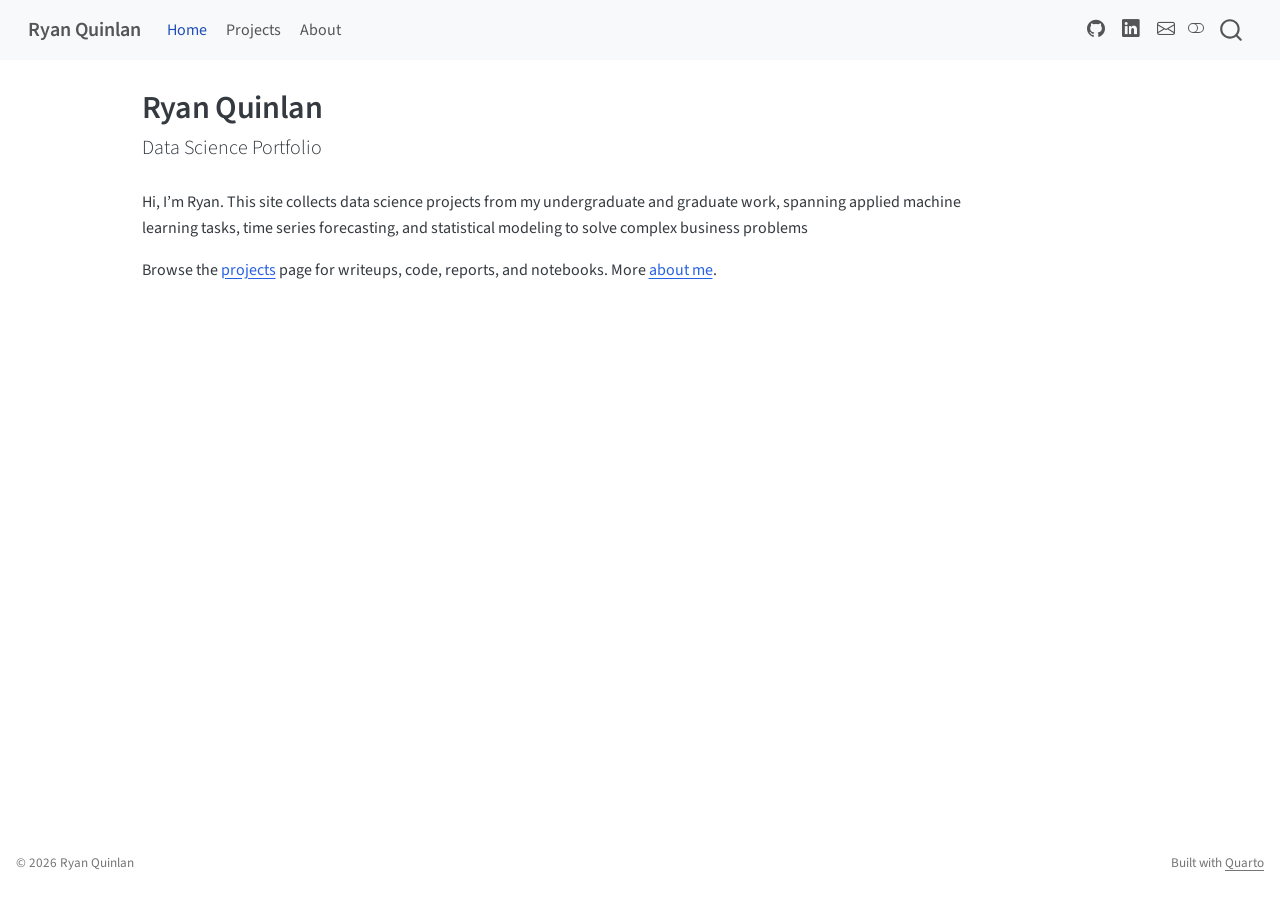
<file: docs/index.html>
<!DOCTYPE html>
<html xmlns="http://www.w3.org/1999/xhtml" lang="en" xml:lang="en"><head>

<meta charset="utf-8">
<meta name="generator" content="quarto-1.9.37">

<meta name="viewport" content="width=device-width, initial-scale=1.0, user-scalable=yes">


<title>Ryan Quinlan</title>
<style>
/* Default styles provided by pandoc.
** See https://pandoc.org/MANUAL.html#variables-for-html for config info.
*/
code{white-space: pre-wrap;}
span.smallcaps{font-variant: small-caps;}
div.columns{display: flex; gap: min(4vw, 1.5em);}
div.column{flex: auto; overflow-x: auto;}
div.hanging-indent{margin-left: 1.5em; text-indent: -1.5em;}
ul.task-list{list-style: none;}
ul.task-list li input[type="checkbox"] {
  width: 0.8em;
  margin: 0 0.8em 0.2em -1em; /* quarto-specific, see https://github.com/quarto-dev/quarto-cli/issues/4556 */ 
  vertical-align: middle;
}
</style>


<script src="site_libs/quarto-nav/quarto-nav.js"></script>
<script src="site_libs/clipboard/clipboard.min.js"></script>
<script src="site_libs/quarto-search/autocomplete.umd.js"></script>
<script src="site_libs/quarto-search/fuse.min.js"></script>
<script src="site_libs/quarto-search/quarto-search.js"></script>
<meta name="quarto:offset" content="./">
<script src="site_libs/quarto-html/quarto.js" type="module"></script>
<script src="site_libs/quarto-html/tabsets/tabsets.js" type="module"></script>
<script src="site_libs/quarto-html/popper.min.js"></script>
<script src="site_libs/quarto-html/tippy.umd.min.js"></script>
<script src="site_libs/quarto-html/anchor.min.js"></script>
<link href="site_libs/quarto-html/tippy.css" rel="stylesheet">
<link href="site_libs/quarto-html/quarto-syntax-highlighting-7f8f88aac4f3542376d5c11b86a4c14d.css" rel="stylesheet" class="quarto-color-scheme" id="quarto-text-highlighting-styles">
<link href="site_libs/quarto-html/quarto-syntax-highlighting-dark-d0ae9245876894da5ac7e18953ecc5cc.css" rel="stylesheet" class="quarto-color-scheme quarto-color-alternate" id="quarto-text-highlighting-styles">
<link href="site_libs/quarto-html/quarto-syntax-highlighting-7f8f88aac4f3542376d5c11b86a4c14d.css" rel="stylesheet" class="quarto-color-scheme-extra" id="quarto-text-highlighting-styles">
<script src="site_libs/bootstrap/bootstrap.min.js"></script>
<link href="site_libs/bootstrap/bootstrap-icons.css" rel="stylesheet">
<link href="site_libs/bootstrap/bootstrap-61c1c92ea5b6942d29d62ba3caffb389.min.css" rel="stylesheet" append-hash="true" class="quarto-color-scheme" id="quarto-bootstrap" data-mode="light">
<link href="site_libs/bootstrap/bootstrap-dark-345f71f8431ab28c725db33fa060910f.min.css" rel="stylesheet" append-hash="true" class="quarto-color-scheme quarto-color-alternate" id="quarto-bootstrap" data-mode="dark">
<link href="site_libs/bootstrap/bootstrap-61c1c92ea5b6942d29d62ba3caffb389.min.css" rel="stylesheet" append-hash="true" class="quarto-color-scheme-extra" id="quarto-bootstrap" data-mode="light">
<script id="quarto-search-options" type="application/json">{
  "location": "navbar",
  "copy-button": false,
  "collapse-after": 3,
  "panel-placement": "end",
  "type": "overlay",
  "limit": 50,
  "keyboard-shortcut": [
    "f",
    "/",
    "s"
  ],
  "show-item-context": false,
  "language": {
    "search-no-results-text": "No results",
    "search-matching-documents-text": "matching documents",
    "search-copy-link-title": "Copy link to search",
    "search-hide-matches-text": "Hide additional matches",
    "search-more-match-text": "more match in this document",
    "search-more-matches-text": "more matches in this document",
    "search-clear-button-title": "Clear",
    "search-text-placeholder": "",
    "search-detached-cancel-button-title": "Cancel",
    "search-submit-button-title": "Submit",
    "search-label": "Search"
  }
}</script>


<link rel="stylesheet" href="styles.css">
</head>

<body class="nav-fixed quarto-light"><script id="quarto-html-before-body" type="application/javascript">
    const toggleBodyColorMode = (bsSheetEl) => {
      const mode = bsSheetEl.getAttribute("data-mode");
      const bodyEl = window.document.querySelector("body");
      if (mode === "dark") {
        bodyEl.classList.add("quarto-dark");
        bodyEl.classList.remove("quarto-light");
      } else {
        bodyEl.classList.add("quarto-light");
        bodyEl.classList.remove("quarto-dark");
      }
    }
    const toggleBodyColorPrimary = () => {
      const bsSheetEl = window.document.querySelector("link#quarto-bootstrap:not([rel=disabled-stylesheet])");
      if (bsSheetEl) {
        toggleBodyColorMode(bsSheetEl);
      }
    }
    const setColorSchemeToggle = (alternate) => {
      const toggles = window.document.querySelectorAll('.quarto-color-scheme-toggle');
      for (let i=0; i < toggles.length; i++) {
        const toggle = toggles[i];
        if (toggle) {
          if (alternate) {
            toggle.classList.add("alternate");
          } else {
            toggle.classList.remove("alternate");
          }
        }
      }
    };
    const toggleColorMode = (alternate) => {
      // Switch the stylesheets
      const primaryStylesheets = window.document.querySelectorAll('link.quarto-color-scheme:not(.quarto-color-alternate)');
      const alternateStylesheets = window.document.querySelectorAll('link.quarto-color-scheme.quarto-color-alternate');
      manageTransitions('#quarto-margin-sidebar .nav-link', false);
      if (alternate) {
        // note: dark is layered on light, we don't disable primary!
        enableStylesheet(alternateStylesheets);
        for (const sheetNode of alternateStylesheets) {
          if (sheetNode.id === "quarto-bootstrap") {
            toggleBodyColorMode(sheetNode);
          }
        }
      } else {
        disableStylesheet(alternateStylesheets);
        enableStylesheet(primaryStylesheets)
        toggleBodyColorPrimary();
      }
      manageTransitions('#quarto-margin-sidebar .nav-link', true);
      // Switch the toggles
      setColorSchemeToggle(alternate)
      // Hack to workaround the fact that safari doesn't
      // properly recolor the scrollbar when toggling (#1455)
      if (navigator.userAgent.indexOf('Safari') > 0 && navigator.userAgent.indexOf('Chrome') == -1) {
        manageTransitions("body", false);
        window.scrollTo(0, 1);
        setTimeout(() => {
          window.scrollTo(0, 0);
          manageTransitions("body", true);
        }, 40);
      }
    }
    const disableStylesheet = (stylesheets) => {
      for (let i=0; i < stylesheets.length; i++) {
        const stylesheet = stylesheets[i];
        stylesheet.rel = 'disabled-stylesheet';
      }
    }
    const enableStylesheet = (stylesheets) => {
      for (let i=0; i < stylesheets.length; i++) {
        const stylesheet = stylesheets[i];
        if(stylesheet.rel !== 'stylesheet') { // for Chrome, which will still FOUC without this check
          stylesheet.rel = 'stylesheet';
        }
      }
    }
    const manageTransitions = (selector, allowTransitions) => {
      const els = window.document.querySelectorAll(selector);
      for (let i=0; i < els.length; i++) {
        const el = els[i];
        if (allowTransitions) {
          el.classList.remove('notransition');
        } else {
          el.classList.add('notransition');
        }
      }
    }
    const isFileUrl = () => {
      return window.location.protocol === 'file:';
    }
    const hasAlternateSentinel = () => {
      let styleSentinel = getColorSchemeSentinel();
      if (styleSentinel !== null) {
        return styleSentinel === "alternate";
      } else {
        return false;
      }
    }
    const setStyleSentinel = (alternate) => {
      const value = alternate ? "alternate" : "default";
      if (!isFileUrl()) {
        window.localStorage.setItem("quarto-color-scheme", value);
      } else {
        localAlternateSentinel = value;
      }
    }
    const getColorSchemeSentinel = () => {
      if (!isFileUrl()) {
        const storageValue = window.localStorage.getItem("quarto-color-scheme");
        return storageValue != null ? storageValue : localAlternateSentinel;
      } else {
        return localAlternateSentinel;
      }
    }
    const toggleGiscusIfUsed = (isAlternate, darkModeDefault) => {
      const baseTheme = document.querySelector('#giscus-base-theme')?.value ?? 'light';
      const alternateTheme = document.querySelector('#giscus-alt-theme')?.value ?? 'dark';
      let newTheme = '';
      if(authorPrefersDark) {
        newTheme = isAlternate ? baseTheme : alternateTheme;
      } else {
        newTheme = isAlternate ? alternateTheme : baseTheme;
      }
      const changeGiscusTheme = () => {
        // From: https://github.com/giscus/giscus/issues/336
        const sendMessage = (message) => {
          const iframe = document.querySelector('iframe.giscus-frame');
          if (!iframe) return;
          iframe.contentWindow.postMessage({ giscus: message }, 'https://giscus.app');
        }
        sendMessage({
          setConfig: {
            theme: newTheme
          }
        });
      }
      const isGiscussLoaded = window.document.querySelector('iframe.giscus-frame') !== null;
      if (isGiscussLoaded) {
        changeGiscusTheme();
      }
    };
    const authorPrefersDark = false;
    const darkModeDefault = authorPrefersDark;
      document.querySelector('link#quarto-text-highlighting-styles.quarto-color-scheme-extra').rel = 'disabled-stylesheet';
      document.querySelector('link#quarto-bootstrap.quarto-color-scheme-extra').rel = 'disabled-stylesheet';
    let localAlternateSentinel = darkModeDefault ? 'alternate' : 'default';
    // Dark / light mode switch
    window.quartoToggleColorScheme = () => {
      // Read the current dark / light value
      let toAlternate = !hasAlternateSentinel();
      toggleColorMode(toAlternate);
      setStyleSentinel(toAlternate);
      toggleGiscusIfUsed(toAlternate, darkModeDefault);
      window.dispatchEvent(new Event('resize'));
    };
    // Switch to dark mode if need be
    if (hasAlternateSentinel()) {
      toggleColorMode(true);
    } else {
      toggleColorMode(false);
    }
  </script>

<div id="quarto-search-results"></div>
  <header id="quarto-header" class="headroom fixed-top">
    <nav class="navbar navbar-expand-lg " data-bs-theme="dark">
      <div class="navbar-container container-fluid">
      <div class="navbar-brand-container mx-auto">
    <a class="navbar-brand" href="./index.html">
    <span class="navbar-title">Ryan Quinlan</span>
    </a>
  </div>
            <div id="quarto-search" class="" title="Search"></div>
          <button class="navbar-toggler" type="button" data-bs-toggle="collapse" data-bs-target="#navbarCollapse" aria-controls="navbarCollapse" role="menu" aria-expanded="false" aria-label="Toggle navigation" onclick="if (window.quartoToggleHeadroom) { window.quartoToggleHeadroom(); }">
  <span class="navbar-toggler-icon"></span>
</button>
          <div class="collapse navbar-collapse" id="navbarCollapse">
            <ul class="navbar-nav navbar-nav-scroll me-auto">
  <li class="nav-item">
    <a class="nav-link active" href="./index.html" aria-current="page"> 
<span class="menu-text">Home</span></a>
  </li>  
  <li class="nav-item">
    <a class="nav-link" href="./projects/index.html"> 
<span class="menu-text">Projects</span></a>
  </li>  
  <li class="nav-item">
    <a class="nav-link" href="./about.html"> 
<span class="menu-text">About</span></a>
  </li>  
</ul>
            <ul class="navbar-nav navbar-nav-scroll ms-auto">
  <li class="nav-item compact">
    <a class="nav-link" href="https://github.com/rqhq"> <i class="bi bi-github" role="img" aria-label="GitHub">
</i> 
<span class="menu-text"></span></a>
  </li>  
  <li class="nav-item compact">
    <a class="nav-link" href="https://www.linkedin.com/in/ryan-w-quinlan"> <i class="bi bi-linkedin" role="img" aria-label="LinkedIn">
</i> 
<span class="menu-text"></span></a>
  </li>  
  <li class="nav-item compact">
    <a class="nav-link" href="mailto:rwquinlan@outlook.com"> <i class="bi bi-envelope" role="img" aria-label="Email">
</i> 
<span class="menu-text"></span></a>
  </li>  
</ul>
          </div> <!-- /navcollapse -->
            <div class="quarto-navbar-tools">
  <a href="" class="quarto-color-scheme-toggle quarto-navigation-tool  px-1" onclick="window.quartoToggleColorScheme(); return false;" title="Toggle dark mode"><i class="bi"></i></a>
</div>
      </div> <!-- /container-fluid -->
    </nav>
</header>
<!-- content -->
<div id="quarto-content" class="quarto-container page-columns page-rows-contents page-layout-article page-navbar">
<!-- sidebar -->
<!-- margin-sidebar -->
    <div id="quarto-margin-sidebar" class="sidebar margin-sidebar zindex-bottom">
        
    </div>
<!-- main -->
<main class="content" id="quarto-document-content">


<header id="title-block-header" class="quarto-title-block default">
<div class="quarto-title">
<h1 class="title">Ryan Quinlan</h1>
<p class="subtitle lead">Data Science Portfolio</p>
</div>



<div class="quarto-title-meta">

    
  
    
  </div>
  


</header>


<p>Hi, I’m Ryan. This site collects data science projects from my undergraduate and graduate work, spanning applied machine learning tasks, time series forecasting, and statistical modeling to solve complex business problems</p>
<p>Browse the <a href="./projects/index.html">projects</a> page for writeups, code, reports, and notebooks. More <a href="./about.html">about me</a>.</p>



</main> <!-- /main -->
<script id="quarto-html-after-body" type="application/javascript">
  window.document.addEventListener("DOMContentLoaded", function (event) {
    // Ensure there is a toggle, if there isn't float one in the top right
    if (window.document.querySelector('.quarto-color-scheme-toggle') === null) {
      const a = window.document.createElement('a');
      a.classList.add('top-right');
      a.classList.add('quarto-color-scheme-toggle');
      a.href = "";
      a.onclick = function() { try { window.quartoToggleColorScheme(); } catch {} return false; };
      const i = window.document.createElement("i");
      i.classList.add('bi');
      a.appendChild(i);
      window.document.body.appendChild(a);
    }
    setColorSchemeToggle(hasAlternateSentinel())
    const icon = "";
    const anchorJS = new window.AnchorJS();
    anchorJS.options = {
      placement: 'right',
      icon: icon
    };
    anchorJS.add('.anchored');
    const isCodeAnnotation = (el) => {
      for (const clz of el.classList) {
        if (clz.startsWith('code-annotation-')) {                     
          return true;
        }
      }
      return false;
    }
    const onCopySuccess = function(e) {
      // button target
      const button = e.trigger;
      // don't keep focus
      button.blur();
      // flash "checked"
      button.classList.add('code-copy-button-checked');
      var currentTitle = button.getAttribute("title");
      button.setAttribute("title", "Copied!");
      let tooltip;
      if (window.bootstrap) {
        button.setAttribute("data-bs-toggle", "tooltip");
        button.setAttribute("data-bs-placement", "left");
        button.setAttribute("data-bs-title", "Copied!");
        tooltip = new bootstrap.Tooltip(button, 
          { trigger: "manual", 
            customClass: "code-copy-button-tooltip",
            offset: [0, -8]});
        tooltip.show();    
      }
      setTimeout(function() {
        if (tooltip) {
          tooltip.hide();
          button.removeAttribute("data-bs-title");
          button.removeAttribute("data-bs-toggle");
          button.removeAttribute("data-bs-placement");
        }
        button.setAttribute("title", currentTitle);
        button.classList.remove('code-copy-button-checked');
      }, 1000);
      // clear code selection
      e.clearSelection();
    }
    const getTextToCopy = function(trigger) {
      const outerScaffold = trigger.parentElement.cloneNode(true);
      const codeEl = outerScaffold.querySelector('code');
      for (const childEl of codeEl.children) {
        if (isCodeAnnotation(childEl)) {
          childEl.remove();
        }
      }
      return codeEl.innerText;
    }
    const clipboard = new window.ClipboardJS('.code-copy-button:not([data-in-quarto-modal])', {
      text: getTextToCopy
    });
    clipboard.on('success', onCopySuccess);
    if (window.document.getElementById('quarto-embedded-source-code-modal')) {
      const clipboardModal = new window.ClipboardJS('.code-copy-button[data-in-quarto-modal]', {
        text: getTextToCopy,
        container: window.document.getElementById('quarto-embedded-source-code-modal')
      });
      clipboardModal.on('success', onCopySuccess);
    }
      var localhostRegex = new RegExp(/^(?:http|https):\/\/localhost\:?[0-9]*\//);
      var mailtoRegex = new RegExp(/^mailto:/);
        var filterRegex = new RegExp('/' + window.location.host + '/');
      var isInternal = (href) => {
          return filterRegex.test(href) || localhostRegex.test(href) || mailtoRegex.test(href);
      }
      // Inspect non-navigation links and adorn them if external
     var links = window.document.querySelectorAll('a[href]:not(.nav-link):not(.navbar-brand):not(.toc-action):not(.sidebar-link):not(.sidebar-item-toggle):not(.pagination-link):not(.no-external):not([aria-hidden]):not(.dropdown-item):not(.quarto-navigation-tool):not(.about-link)');
      for (var i=0; i<links.length; i++) {
        const link = links[i];
        if (!isInternal(link.href)) {
          // undo the damage that might have been done by quarto-nav.js in the case of
          // links that we want to consider external
          if (link.dataset.originalHref !== undefined) {
            link.href = link.dataset.originalHref;
          }
        }
      }
    function tippyHover(el, contentFn, onTriggerFn, onUntriggerFn) {
      const config = {
        allowHTML: true,
        maxWidth: 500,
        delay: 100,
        arrow: false,
        appendTo: function(el) {
            return el.parentElement;
        },
        interactive: true,
        interactiveBorder: 10,
        theme: 'quarto',
        placement: 'bottom-start',
      };
      if (contentFn) {
        config.content = contentFn;
      }
      if (onTriggerFn) {
        config.onTrigger = onTriggerFn;
      }
      if (onUntriggerFn) {
        config.onUntrigger = onUntriggerFn;
      }
      window.tippy(el, config); 
    }
    const noterefs = window.document.querySelectorAll('a[role="doc-noteref"]');
    for (var i=0; i<noterefs.length; i++) {
      const ref = noterefs[i];
      tippyHover(ref, function() {
        // use id or data attribute instead here
        let href = ref.getAttribute('data-footnote-href') || ref.getAttribute('href');
        try { href = new URL(href).hash; } catch {}
        const id = href.replace(/^#\/?/, "");
        const note = window.document.getElementById(id);
        if (note) {
          return note.innerHTML;
        } else {
          return "";
        }
      });
    }
    const xrefs = window.document.querySelectorAll('a.quarto-xref');
    const processXRef = (id, note) => {
      // Strip column container classes
      const stripColumnClz = (el) => {
        el.classList.remove("page-full", "page-columns");
        if (el.children) {
          for (const child of el.children) {
            stripColumnClz(child);
          }
        }
      }
      stripColumnClz(note)
      if (id === null || id.startsWith('sec-')) {
        // Special case sections, only their first couple elements
        const container = document.createElement("div");
        if (note.children && note.children.length > 2) {
          container.appendChild(note.children[0].cloneNode(true));
          for (let i = 1; i < note.children.length; i++) {
            const child = note.children[i];
            if (child.tagName === "P" && child.innerText === "") {
              continue;
            } else {
              container.appendChild(child.cloneNode(true));
              break;
            }
          }
          if (window.Quarto?.typesetMath) {
            window.Quarto.typesetMath(container);
          }
          return container.innerHTML
        } else {
          if (window.Quarto?.typesetMath) {
            window.Quarto.typesetMath(note);
          }
          return note.innerHTML;
        }
      } else {
        // Remove any anchor links if they are present
        const anchorLink = note.querySelector('a.anchorjs-link');
        if (anchorLink) {
          anchorLink.remove();
        }
        if (window.Quarto?.typesetMath) {
          window.Quarto.typesetMath(note);
        }
        if (note.classList.contains("callout")) {
          return note.outerHTML;
        } else {
          return note.innerHTML;
        }
      }
    }
    for (var i=0; i<xrefs.length; i++) {
      const xref = xrefs[i];
      tippyHover(xref, undefined, function(instance) {
        instance.disable();
        let url = xref.getAttribute('href');
        let hash = undefined; 
        if (url.startsWith('#')) {
          hash = url;
        } else {
          try { hash = new URL(url).hash; } catch {}
        }
        if (hash) {
          const id = hash.replace(/^#\/?/, "");
          const note = window.document.getElementById(id);
          if (note !== null) {
            try {
              const html = processXRef(id, note.cloneNode(true));
              instance.setContent(html);
            } finally {
              instance.enable();
              instance.show();
            }
          } else {
            // See if we can fetch this
            fetch(url.split('#')[0])
            .then(res => res.text())
            .then(html => {
              const parser = new DOMParser();
              const htmlDoc = parser.parseFromString(html, "text/html");
              const note = htmlDoc.getElementById(id);
              if (note !== null) {
                const html = processXRef(id, note);
                instance.setContent(html);
              } 
            }).finally(() => {
              instance.enable();
              instance.show();
            });
          }
        } else {
          // See if we can fetch a full url (with no hash to target)
          // This is a special case and we should probably do some content thinning / targeting
          fetch(url)
          .then(res => res.text())
          .then(html => {
            const parser = new DOMParser();
            const htmlDoc = parser.parseFromString(html, "text/html");
            const note = htmlDoc.querySelector('main.content');
            if (note !== null) {
              // This should only happen for chapter cross references
              // (since there is no id in the URL)
              // remove the first header
              if (note.children.length > 0 && note.children[0].tagName === "HEADER") {
                note.children[0].remove();
              }
              const html = processXRef(null, note);
              instance.setContent(html);
            } 
          }).finally(() => {
            instance.enable();
            instance.show();
          });
        }
      }, function(instance) {
      });
    }
        let selectedAnnoteEl;
        const selectorForAnnotation = ( cell, annotation) => {
          let cellAttr = 'data-code-cell="' + cell + '"';
          let lineAttr = 'data-code-annotation="' +  annotation + '"';
          const selector = 'span[' + cellAttr + '][' + lineAttr + ']';
          return selector;
        }
        const selectCodeLines = (annoteEl) => {
          const doc = window.document;
          const targetCell = annoteEl.getAttribute("data-target-cell");
          const targetAnnotation = annoteEl.getAttribute("data-target-annotation");
          const annoteSpan = window.document.querySelector(selectorForAnnotation(targetCell, targetAnnotation));
          const lines = annoteSpan.getAttribute("data-code-lines").split(",");
          const lineIds = lines.map((line) => {
            return targetCell + "-" + line;
          })
          let top = null;
          let height = null;
          let parent = null;
          if (lineIds.length > 0) {
              //compute the position of the single el (top and bottom and make a div)
              const el = window.document.getElementById(lineIds[0]);
              top = el.offsetTop;
              height = el.offsetHeight;
              parent = el.parentElement.parentElement;
            if (lineIds.length > 1) {
              const lastEl = window.document.getElementById(lineIds[lineIds.length - 1]);
              const bottom = lastEl.offsetTop + lastEl.offsetHeight;
              height = bottom - top;
            }
            if (top !== null && height !== null && parent !== null) {
              // cook up a div (if necessary) and position it 
              let div = window.document.getElementById("code-annotation-line-highlight");
              if (div === null) {
                div = window.document.createElement("div");
                div.setAttribute("id", "code-annotation-line-highlight");
                div.style.position = 'absolute';
                parent.appendChild(div);
              }
              div.style.top = top - 2 + "px";
              div.style.height = height + 4 + "px";
              div.style.left = 0;
              let gutterDiv = window.document.getElementById("code-annotation-line-highlight-gutter");
              if (gutterDiv === null) {
                gutterDiv = window.document.createElement("div");
                gutterDiv.setAttribute("id", "code-annotation-line-highlight-gutter");
                gutterDiv.style.position = 'absolute';
                const codeCell = window.document.getElementById(targetCell);
                const gutter = codeCell.querySelector('.code-annotation-gutter');
                gutter.appendChild(gutterDiv);
              }
              gutterDiv.style.top = top - 2 + "px";
              gutterDiv.style.height = height + 4 + "px";
            }
            selectedAnnoteEl = annoteEl;
          }
        };
        const unselectCodeLines = () => {
          const elementsIds = ["code-annotation-line-highlight", "code-annotation-line-highlight-gutter"];
          elementsIds.forEach((elId) => {
            const div = window.document.getElementById(elId);
            if (div) {
              div.remove();
            }
          });
          selectedAnnoteEl = undefined;
        };
          // Handle positioning of the toggle
      window.addEventListener(
        "resize",
        throttle(() => {
          elRect = undefined;
          if (selectedAnnoteEl) {
            selectCodeLines(selectedAnnoteEl);
          }
        }, 10)
      );
      function throttle(fn, ms) {
      let throttle = false;
      let timer;
        return (...args) => {
          if(!throttle) { // first call gets through
              fn.apply(this, args);
              throttle = true;
          } else { // all the others get throttled
              if(timer) clearTimeout(timer); // cancel #2
              timer = setTimeout(() => {
                fn.apply(this, args);
                timer = throttle = false;
              }, ms);
          }
        };
      }
        // Attach click handler to the DT
        const annoteDls = window.document.querySelectorAll('dt[data-target-cell]');
        for (const annoteDlNode of annoteDls) {
          annoteDlNode.addEventListener('click', (event) => {
            const clickedEl = event.target;
            if (clickedEl !== selectedAnnoteEl) {
              unselectCodeLines();
              const activeEl = window.document.querySelector('dt[data-target-cell].code-annotation-active');
              if (activeEl) {
                activeEl.classList.remove('code-annotation-active');
              }
              selectCodeLines(clickedEl);
              clickedEl.classList.add('code-annotation-active');
            } else {
              // Unselect the line
              unselectCodeLines();
              clickedEl.classList.remove('code-annotation-active');
            }
          });
        }
    const findCites = (el) => {
      const parentEl = el.parentElement;
      if (parentEl) {
        const cites = parentEl.dataset.cites;
        if (cites) {
          return {
            el,
            cites: cites.split(' ')
          };
        } else {
          return findCites(el.parentElement)
        }
      } else {
        return undefined;
      }
    };
    var bibliorefs = window.document.querySelectorAll('a[role="doc-biblioref"]');
    for (var i=0; i<bibliorefs.length; i++) {
      const ref = bibliorefs[i];
      const citeInfo = findCites(ref);
      if (citeInfo) {
        tippyHover(citeInfo.el, function() {
          var popup = window.document.createElement('div');
          citeInfo.cites.forEach(function(cite) {
            var citeDiv = window.document.createElement('div');
            citeDiv.classList.add('hanging-indent');
            citeDiv.classList.add('csl-entry');
            var biblioDiv = window.document.getElementById('ref-' + cite);
            if (biblioDiv) {
              citeDiv.innerHTML = biblioDiv.innerHTML;
            }
            popup.appendChild(citeDiv);
          });
          return popup.innerHTML;
        });
      }
    }
  });
  </script>
</div> <!-- /content -->
<footer class="footer">
  <div class="nav-footer">
    <div class="nav-footer-left">
<p>© 2026 Ryan Quinlan</p>
</div>   
    <div class="nav-footer-center">
      &nbsp;
    </div>
    <div class="nav-footer-right">
<p>Built with <a href="https://quarto.org">Quarto</a></p>
</div>
  </div>
</footer>




</body></html>
</file>
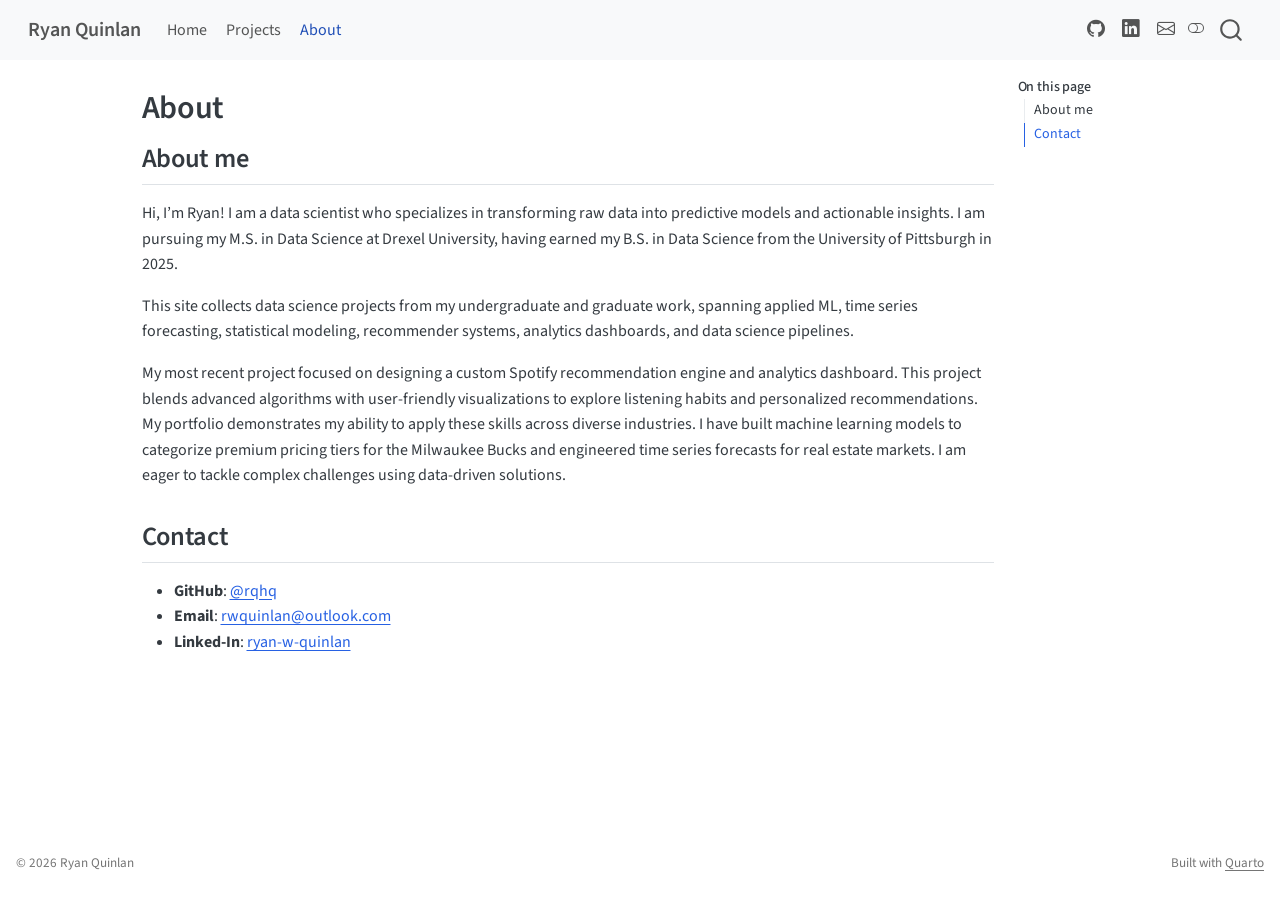
<file: docs/about.html>
<!DOCTYPE html>
<html xmlns="http://www.w3.org/1999/xhtml" lang="en" xml:lang="en"><head>

<meta charset="utf-8">
<meta name="generator" content="quarto-1.9.37">

<meta name="viewport" content="width=device-width, initial-scale=1.0, user-scalable=yes">


<title>About – Ryan Quinlan</title>
<style>
/* Default styles provided by pandoc.
** See https://pandoc.org/MANUAL.html#variables-for-html for config info.
*/
code{white-space: pre-wrap;}
span.smallcaps{font-variant: small-caps;}
div.columns{display: flex; gap: min(4vw, 1.5em);}
div.column{flex: auto; overflow-x: auto;}
div.hanging-indent{margin-left: 1.5em; text-indent: -1.5em;}
ul.task-list{list-style: none;}
ul.task-list li input[type="checkbox"] {
  width: 0.8em;
  margin: 0 0.8em 0.2em -1em; /* quarto-specific, see https://github.com/quarto-dev/quarto-cli/issues/4556 */ 
  vertical-align: middle;
}
</style>


<script src="site_libs/quarto-nav/quarto-nav.js"></script>
<script src="site_libs/clipboard/clipboard.min.js"></script>
<script src="site_libs/quarto-search/autocomplete.umd.js"></script>
<script src="site_libs/quarto-search/fuse.min.js"></script>
<script src="site_libs/quarto-search/quarto-search.js"></script>
<meta name="quarto:offset" content="./">
<script src="site_libs/quarto-html/quarto.js" type="module"></script>
<script src="site_libs/quarto-html/tabsets/tabsets.js" type="module"></script>
<script src="site_libs/quarto-html/popper.min.js"></script>
<script src="site_libs/quarto-html/tippy.umd.min.js"></script>
<script src="site_libs/quarto-html/anchor.min.js"></script>
<link href="site_libs/quarto-html/tippy.css" rel="stylesheet">
<link href="site_libs/quarto-html/quarto-syntax-highlighting-7f8f88aac4f3542376d5c11b86a4c14d.css" rel="stylesheet" class="quarto-color-scheme" id="quarto-text-highlighting-styles">
<link href="site_libs/quarto-html/quarto-syntax-highlighting-dark-d0ae9245876894da5ac7e18953ecc5cc.css" rel="stylesheet" class="quarto-color-scheme quarto-color-alternate" id="quarto-text-highlighting-styles">
<link href="site_libs/quarto-html/quarto-syntax-highlighting-7f8f88aac4f3542376d5c11b86a4c14d.css" rel="stylesheet" class="quarto-color-scheme-extra" id="quarto-text-highlighting-styles">
<script src="site_libs/bootstrap/bootstrap.min.js"></script>
<link href="site_libs/bootstrap/bootstrap-icons.css" rel="stylesheet">
<link href="site_libs/bootstrap/bootstrap-61c1c92ea5b6942d29d62ba3caffb389.min.css" rel="stylesheet" append-hash="true" class="quarto-color-scheme" id="quarto-bootstrap" data-mode="light">
<link href="site_libs/bootstrap/bootstrap-dark-345f71f8431ab28c725db33fa060910f.min.css" rel="stylesheet" append-hash="true" class="quarto-color-scheme quarto-color-alternate" id="quarto-bootstrap" data-mode="dark">
<link href="site_libs/bootstrap/bootstrap-61c1c92ea5b6942d29d62ba3caffb389.min.css" rel="stylesheet" append-hash="true" class="quarto-color-scheme-extra" id="quarto-bootstrap" data-mode="light">
<script id="quarto-search-options" type="application/json">{
  "location": "navbar",
  "copy-button": false,
  "collapse-after": 3,
  "panel-placement": "end",
  "type": "overlay",
  "limit": 50,
  "keyboard-shortcut": [
    "f",
    "/",
    "s"
  ],
  "show-item-context": false,
  "language": {
    "search-no-results-text": "No results",
    "search-matching-documents-text": "matching documents",
    "search-copy-link-title": "Copy link to search",
    "search-hide-matches-text": "Hide additional matches",
    "search-more-match-text": "more match in this document",
    "search-more-matches-text": "more matches in this document",
    "search-clear-button-title": "Clear",
    "search-text-placeholder": "",
    "search-detached-cancel-button-title": "Cancel",
    "search-submit-button-title": "Submit",
    "search-label": "Search"
  }
}</script>


<link rel="stylesheet" href="styles.css">
</head>

<body class="nav-fixed quarto-light"><script id="quarto-html-before-body" type="application/javascript">
    const toggleBodyColorMode = (bsSheetEl) => {
      const mode = bsSheetEl.getAttribute("data-mode");
      const bodyEl = window.document.querySelector("body");
      if (mode === "dark") {
        bodyEl.classList.add("quarto-dark");
        bodyEl.classList.remove("quarto-light");
      } else {
        bodyEl.classList.add("quarto-light");
        bodyEl.classList.remove("quarto-dark");
      }
    }
    const toggleBodyColorPrimary = () => {
      const bsSheetEl = window.document.querySelector("link#quarto-bootstrap:not([rel=disabled-stylesheet])");
      if (bsSheetEl) {
        toggleBodyColorMode(bsSheetEl);
      }
    }
    const setColorSchemeToggle = (alternate) => {
      const toggles = window.document.querySelectorAll('.quarto-color-scheme-toggle');
      for (let i=0; i < toggles.length; i++) {
        const toggle = toggles[i];
        if (toggle) {
          if (alternate) {
            toggle.classList.add("alternate");
          } else {
            toggle.classList.remove("alternate");
          }
        }
      }
    };
    const toggleColorMode = (alternate) => {
      // Switch the stylesheets
      const primaryStylesheets = window.document.querySelectorAll('link.quarto-color-scheme:not(.quarto-color-alternate)');
      const alternateStylesheets = window.document.querySelectorAll('link.quarto-color-scheme.quarto-color-alternate');
      manageTransitions('#quarto-margin-sidebar .nav-link', false);
      if (alternate) {
        // note: dark is layered on light, we don't disable primary!
        enableStylesheet(alternateStylesheets);
        for (const sheetNode of alternateStylesheets) {
          if (sheetNode.id === "quarto-bootstrap") {
            toggleBodyColorMode(sheetNode);
          }
        }
      } else {
        disableStylesheet(alternateStylesheets);
        enableStylesheet(primaryStylesheets)
        toggleBodyColorPrimary();
      }
      manageTransitions('#quarto-margin-sidebar .nav-link', true);
      // Switch the toggles
      setColorSchemeToggle(alternate)
      // Hack to workaround the fact that safari doesn't
      // properly recolor the scrollbar when toggling (#1455)
      if (navigator.userAgent.indexOf('Safari') > 0 && navigator.userAgent.indexOf('Chrome') == -1) {
        manageTransitions("body", false);
        window.scrollTo(0, 1);
        setTimeout(() => {
          window.scrollTo(0, 0);
          manageTransitions("body", true);
        }, 40);
      }
    }
    const disableStylesheet = (stylesheets) => {
      for (let i=0; i < stylesheets.length; i++) {
        const stylesheet = stylesheets[i];
        stylesheet.rel = 'disabled-stylesheet';
      }
    }
    const enableStylesheet = (stylesheets) => {
      for (let i=0; i < stylesheets.length; i++) {
        const stylesheet = stylesheets[i];
        if(stylesheet.rel !== 'stylesheet') { // for Chrome, which will still FOUC without this check
          stylesheet.rel = 'stylesheet';
        }
      }
    }
    const manageTransitions = (selector, allowTransitions) => {
      const els = window.document.querySelectorAll(selector);
      for (let i=0; i < els.length; i++) {
        const el = els[i];
        if (allowTransitions) {
          el.classList.remove('notransition');
        } else {
          el.classList.add('notransition');
        }
      }
    }
    const isFileUrl = () => {
      return window.location.protocol === 'file:';
    }
    const hasAlternateSentinel = () => {
      let styleSentinel = getColorSchemeSentinel();
      if (styleSentinel !== null) {
        return styleSentinel === "alternate";
      } else {
        return false;
      }
    }
    const setStyleSentinel = (alternate) => {
      const value = alternate ? "alternate" : "default";
      if (!isFileUrl()) {
        window.localStorage.setItem("quarto-color-scheme", value);
      } else {
        localAlternateSentinel = value;
      }
    }
    const getColorSchemeSentinel = () => {
      if (!isFileUrl()) {
        const storageValue = window.localStorage.getItem("quarto-color-scheme");
        return storageValue != null ? storageValue : localAlternateSentinel;
      } else {
        return localAlternateSentinel;
      }
    }
    const toggleGiscusIfUsed = (isAlternate, darkModeDefault) => {
      const baseTheme = document.querySelector('#giscus-base-theme')?.value ?? 'light';
      const alternateTheme = document.querySelector('#giscus-alt-theme')?.value ?? 'dark';
      let newTheme = '';
      if(authorPrefersDark) {
        newTheme = isAlternate ? baseTheme : alternateTheme;
      } else {
        newTheme = isAlternate ? alternateTheme : baseTheme;
      }
      const changeGiscusTheme = () => {
        // From: https://github.com/giscus/giscus/issues/336
        const sendMessage = (message) => {
          const iframe = document.querySelector('iframe.giscus-frame');
          if (!iframe) return;
          iframe.contentWindow.postMessage({ giscus: message }, 'https://giscus.app');
        }
        sendMessage({
          setConfig: {
            theme: newTheme
          }
        });
      }
      const isGiscussLoaded = window.document.querySelector('iframe.giscus-frame') !== null;
      if (isGiscussLoaded) {
        changeGiscusTheme();
      }
    };
    const authorPrefersDark = false;
    const darkModeDefault = authorPrefersDark;
      document.querySelector('link#quarto-text-highlighting-styles.quarto-color-scheme-extra').rel = 'disabled-stylesheet';
      document.querySelector('link#quarto-bootstrap.quarto-color-scheme-extra').rel = 'disabled-stylesheet';
    let localAlternateSentinel = darkModeDefault ? 'alternate' : 'default';
    // Dark / light mode switch
    window.quartoToggleColorScheme = () => {
      // Read the current dark / light value
      let toAlternate = !hasAlternateSentinel();
      toggleColorMode(toAlternate);
      setStyleSentinel(toAlternate);
      toggleGiscusIfUsed(toAlternate, darkModeDefault);
      window.dispatchEvent(new Event('resize'));
    };
    // Switch to dark mode if need be
    if (hasAlternateSentinel()) {
      toggleColorMode(true);
    } else {
      toggleColorMode(false);
    }
  </script>

<div id="quarto-search-results"></div>
  <header id="quarto-header" class="headroom fixed-top">
    <nav class="navbar navbar-expand-lg " data-bs-theme="dark">
      <div class="navbar-container container-fluid">
      <div class="navbar-brand-container mx-auto">
    <a class="navbar-brand" href="./index.html">
    <span class="navbar-title">Ryan Quinlan</span>
    </a>
  </div>
            <div id="quarto-search" class="" title="Search"></div>
          <button class="navbar-toggler" type="button" data-bs-toggle="collapse" data-bs-target="#navbarCollapse" aria-controls="navbarCollapse" role="menu" aria-expanded="false" aria-label="Toggle navigation" onclick="if (window.quartoToggleHeadroom) { window.quartoToggleHeadroom(); }">
  <span class="navbar-toggler-icon"></span>
</button>
          <div class="collapse navbar-collapse" id="navbarCollapse">
            <ul class="navbar-nav navbar-nav-scroll me-auto">
  <li class="nav-item">
    <a class="nav-link" href="./index.html"> 
<span class="menu-text">Home</span></a>
  </li>  
  <li class="nav-item">
    <a class="nav-link" href="./projects/index.html"> 
<span class="menu-text">Projects</span></a>
  </li>  
  <li class="nav-item">
    <a class="nav-link active" href="./about.html" aria-current="page"> 
<span class="menu-text">About</span></a>
  </li>  
</ul>
            <ul class="navbar-nav navbar-nav-scroll ms-auto">
  <li class="nav-item compact">
    <a class="nav-link" href="https://github.com/rqhq"> <i class="bi bi-github" role="img" aria-label="GitHub">
</i> 
<span class="menu-text"></span></a>
  </li>  
  <li class="nav-item compact">
    <a class="nav-link" href="https://www.linkedin.com/in/ryan-w-quinlan"> <i class="bi bi-linkedin" role="img" aria-label="LinkedIn">
</i> 
<span class="menu-text"></span></a>
  </li>  
  <li class="nav-item compact">
    <a class="nav-link" href="mailto:rwquinlan@outlook.com"> <i class="bi bi-envelope" role="img" aria-label="Email">
</i> 
<span class="menu-text"></span></a>
  </li>  
</ul>
          </div> <!-- /navcollapse -->
            <div class="quarto-navbar-tools">
  <a href="" class="quarto-color-scheme-toggle quarto-navigation-tool  px-1" onclick="window.quartoToggleColorScheme(); return false;" title="Toggle dark mode"><i class="bi"></i></a>
</div>
      </div> <!-- /container-fluid -->
    </nav>
</header>
<!-- content -->
<div id="quarto-content" class="quarto-container page-columns page-rows-contents page-layout-article page-navbar">
<!-- sidebar -->
<!-- margin-sidebar -->
    <div id="quarto-margin-sidebar" class="sidebar margin-sidebar">
        <nav id="TOC" role="doc-toc" class="toc-active">
    <h2 id="toc-title">On this page</h2>
   
  <ul>
  <li><a href="#about-me" id="toc-about-me" class="nav-link active" data-scroll-target="#about-me">About me</a></li>
  <li><a href="#contact" id="toc-contact" class="nav-link" data-scroll-target="#contact">Contact</a></li>
  </ul>
</nav>
    </div>
<!-- main -->
<main class="content" id="quarto-document-content">


<header id="title-block-header" class="quarto-title-block default">
<div class="quarto-title">
<h1 class="title">About</h1>
</div>



<div class="quarto-title-meta">

    
  
    
  </div>
  


</header>


<section id="about-me" class="level2">
<h2 class="anchored" data-anchor-id="about-me">About me</h2>
<p>Hi, I’m Ryan! I am a data scientist who specializes in transforming raw data into predictive models and actionable insights. I am pursuing my M.S. in Data Science at Drexel University, having earned my B.S. in Data Science from the University of Pittsburgh in 2025.</p>
<p>This site collects data science projects from my undergraduate and graduate work, spanning applied ML, time series forecasting, statistical modeling, recommender systems, analytics dashboards, and data science pipelines.</p>
<p>My most recent project focused on designing a custom Spotify recommendation engine and analytics dashboard. This project blends advanced algorithms with user-friendly visualizations to explore listening habits and personalized recommendations. My portfolio demonstrates my ability to apply these skills across diverse industries. I have built machine learning models to categorize premium pricing tiers for the Milwaukee Bucks and engineered time series forecasts for real estate markets. I am eager to tackle complex challenges using data-driven solutions.</p>
</section>
<section id="contact" class="level2">
<h2 class="anchored" data-anchor-id="contact">Contact</h2>
<ul>
<li><strong>GitHub</strong>: <a href="https://github.com/rqhq"><span class="citation" data-cites="rqhq">@rqhq</span></a></li>
<li><strong>Email</strong>: <a href="mailto:rwquinlan@outlook.com">rwquinlan@outlook.com</a></li>
<li><strong>Linked-In</strong>: <a href="https://www.linkedin.com/in/ryan-w-quinlan">ryan-w-quinlan</a></li>
</ul>


</section>

</main> <!-- /main -->
<script id="quarto-html-after-body" type="application/javascript">
  window.document.addEventListener("DOMContentLoaded", function (event) {
    // Ensure there is a toggle, if there isn't float one in the top right
    if (window.document.querySelector('.quarto-color-scheme-toggle') === null) {
      const a = window.document.createElement('a');
      a.classList.add('top-right');
      a.classList.add('quarto-color-scheme-toggle');
      a.href = "";
      a.onclick = function() { try { window.quartoToggleColorScheme(); } catch {} return false; };
      const i = window.document.createElement("i");
      i.classList.add('bi');
      a.appendChild(i);
      window.document.body.appendChild(a);
    }
    setColorSchemeToggle(hasAlternateSentinel())
    const icon = "";
    const anchorJS = new window.AnchorJS();
    anchorJS.options = {
      placement: 'right',
      icon: icon
    };
    anchorJS.add('.anchored');
    const isCodeAnnotation = (el) => {
      for (const clz of el.classList) {
        if (clz.startsWith('code-annotation-')) {                     
          return true;
        }
      }
      return false;
    }
    const onCopySuccess = function(e) {
      // button target
      const button = e.trigger;
      // don't keep focus
      button.blur();
      // flash "checked"
      button.classList.add('code-copy-button-checked');
      var currentTitle = button.getAttribute("title");
      button.setAttribute("title", "Copied!");
      let tooltip;
      if (window.bootstrap) {
        button.setAttribute("data-bs-toggle", "tooltip");
        button.setAttribute("data-bs-placement", "left");
        button.setAttribute("data-bs-title", "Copied!");
        tooltip = new bootstrap.Tooltip(button, 
          { trigger: "manual", 
            customClass: "code-copy-button-tooltip",
            offset: [0, -8]});
        tooltip.show();    
      }
      setTimeout(function() {
        if (tooltip) {
          tooltip.hide();
          button.removeAttribute("data-bs-title");
          button.removeAttribute("data-bs-toggle");
          button.removeAttribute("data-bs-placement");
        }
        button.setAttribute("title", currentTitle);
        button.classList.remove('code-copy-button-checked');
      }, 1000);
      // clear code selection
      e.clearSelection();
    }
    const getTextToCopy = function(trigger) {
      const outerScaffold = trigger.parentElement.cloneNode(true);
      const codeEl = outerScaffold.querySelector('code');
      for (const childEl of codeEl.children) {
        if (isCodeAnnotation(childEl)) {
          childEl.remove();
        }
      }
      return codeEl.innerText;
    }
    const clipboard = new window.ClipboardJS('.code-copy-button:not([data-in-quarto-modal])', {
      text: getTextToCopy
    });
    clipboard.on('success', onCopySuccess);
    if (window.document.getElementById('quarto-embedded-source-code-modal')) {
      const clipboardModal = new window.ClipboardJS('.code-copy-button[data-in-quarto-modal]', {
        text: getTextToCopy,
        container: window.document.getElementById('quarto-embedded-source-code-modal')
      });
      clipboardModal.on('success', onCopySuccess);
    }
      var localhostRegex = new RegExp(/^(?:http|https):\/\/localhost\:?[0-9]*\//);
      var mailtoRegex = new RegExp(/^mailto:/);
        var filterRegex = new RegExp('/' + window.location.host + '/');
      var isInternal = (href) => {
          return filterRegex.test(href) || localhostRegex.test(href) || mailtoRegex.test(href);
      }
      // Inspect non-navigation links and adorn them if external
     var links = window.document.querySelectorAll('a[href]:not(.nav-link):not(.navbar-brand):not(.toc-action):not(.sidebar-link):not(.sidebar-item-toggle):not(.pagination-link):not(.no-external):not([aria-hidden]):not(.dropdown-item):not(.quarto-navigation-tool):not(.about-link)');
      for (var i=0; i<links.length; i++) {
        const link = links[i];
        if (!isInternal(link.href)) {
          // undo the damage that might have been done by quarto-nav.js in the case of
          // links that we want to consider external
          if (link.dataset.originalHref !== undefined) {
            link.href = link.dataset.originalHref;
          }
        }
      }
    function tippyHover(el, contentFn, onTriggerFn, onUntriggerFn) {
      const config = {
        allowHTML: true,
        maxWidth: 500,
        delay: 100,
        arrow: false,
        appendTo: function(el) {
            return el.parentElement;
        },
        interactive: true,
        interactiveBorder: 10,
        theme: 'quarto',
        placement: 'bottom-start',
      };
      if (contentFn) {
        config.content = contentFn;
      }
      if (onTriggerFn) {
        config.onTrigger = onTriggerFn;
      }
      if (onUntriggerFn) {
        config.onUntrigger = onUntriggerFn;
      }
      window.tippy(el, config); 
    }
    const noterefs = window.document.querySelectorAll('a[role="doc-noteref"]');
    for (var i=0; i<noterefs.length; i++) {
      const ref = noterefs[i];
      tippyHover(ref, function() {
        // use id or data attribute instead here
        let href = ref.getAttribute('data-footnote-href') || ref.getAttribute('href');
        try { href = new URL(href).hash; } catch {}
        const id = href.replace(/^#\/?/, "");
        const note = window.document.getElementById(id);
        if (note) {
          return note.innerHTML;
        } else {
          return "";
        }
      });
    }
    const xrefs = window.document.querySelectorAll('a.quarto-xref');
    const processXRef = (id, note) => {
      // Strip column container classes
      const stripColumnClz = (el) => {
        el.classList.remove("page-full", "page-columns");
        if (el.children) {
          for (const child of el.children) {
            stripColumnClz(child);
          }
        }
      }
      stripColumnClz(note)
      if (id === null || id.startsWith('sec-')) {
        // Special case sections, only their first couple elements
        const container = document.createElement("div");
        if (note.children && note.children.length > 2) {
          container.appendChild(note.children[0].cloneNode(true));
          for (let i = 1; i < note.children.length; i++) {
            const child = note.children[i];
            if (child.tagName === "P" && child.innerText === "") {
              continue;
            } else {
              container.appendChild(child.cloneNode(true));
              break;
            }
          }
          if (window.Quarto?.typesetMath) {
            window.Quarto.typesetMath(container);
          }
          return container.innerHTML
        } else {
          if (window.Quarto?.typesetMath) {
            window.Quarto.typesetMath(note);
          }
          return note.innerHTML;
        }
      } else {
        // Remove any anchor links if they are present
        const anchorLink = note.querySelector('a.anchorjs-link');
        if (anchorLink) {
          anchorLink.remove();
        }
        if (window.Quarto?.typesetMath) {
          window.Quarto.typesetMath(note);
        }
        if (note.classList.contains("callout")) {
          return note.outerHTML;
        } else {
          return note.innerHTML;
        }
      }
    }
    for (var i=0; i<xrefs.length; i++) {
      const xref = xrefs[i];
      tippyHover(xref, undefined, function(instance) {
        instance.disable();
        let url = xref.getAttribute('href');
        let hash = undefined; 
        if (url.startsWith('#')) {
          hash = url;
        } else {
          try { hash = new URL(url).hash; } catch {}
        }
        if (hash) {
          const id = hash.replace(/^#\/?/, "");
          const note = window.document.getElementById(id);
          if (note !== null) {
            try {
              const html = processXRef(id, note.cloneNode(true));
              instance.setContent(html);
            } finally {
              instance.enable();
              instance.show();
            }
          } else {
            // See if we can fetch this
            fetch(url.split('#')[0])
            .then(res => res.text())
            .then(html => {
              const parser = new DOMParser();
              const htmlDoc = parser.parseFromString(html, "text/html");
              const note = htmlDoc.getElementById(id);
              if (note !== null) {
                const html = processXRef(id, note);
                instance.setContent(html);
              } 
            }).finally(() => {
              instance.enable();
              instance.show();
            });
          }
        } else {
          // See if we can fetch a full url (with no hash to target)
          // This is a special case and we should probably do some content thinning / targeting
          fetch(url)
          .then(res => res.text())
          .then(html => {
            const parser = new DOMParser();
            const htmlDoc = parser.parseFromString(html, "text/html");
            const note = htmlDoc.querySelector('main.content');
            if (note !== null) {
              // This should only happen for chapter cross references
              // (since there is no id in the URL)
              // remove the first header
              if (note.children.length > 0 && note.children[0].tagName === "HEADER") {
                note.children[0].remove();
              }
              const html = processXRef(null, note);
              instance.setContent(html);
            } 
          }).finally(() => {
            instance.enable();
            instance.show();
          });
        }
      }, function(instance) {
      });
    }
        let selectedAnnoteEl;
        const selectorForAnnotation = ( cell, annotation) => {
          let cellAttr = 'data-code-cell="' + cell + '"';
          let lineAttr = 'data-code-annotation="' +  annotation + '"';
          const selector = 'span[' + cellAttr + '][' + lineAttr + ']';
          return selector;
        }
        const selectCodeLines = (annoteEl) => {
          const doc = window.document;
          const targetCell = annoteEl.getAttribute("data-target-cell");
          const targetAnnotation = annoteEl.getAttribute("data-target-annotation");
          const annoteSpan = window.document.querySelector(selectorForAnnotation(targetCell, targetAnnotation));
          const lines = annoteSpan.getAttribute("data-code-lines").split(",");
          const lineIds = lines.map((line) => {
            return targetCell + "-" + line;
          })
          let top = null;
          let height = null;
          let parent = null;
          if (lineIds.length > 0) {
              //compute the position of the single el (top and bottom and make a div)
              const el = window.document.getElementById(lineIds[0]);
              top = el.offsetTop;
              height = el.offsetHeight;
              parent = el.parentElement.parentElement;
            if (lineIds.length > 1) {
              const lastEl = window.document.getElementById(lineIds[lineIds.length - 1]);
              const bottom = lastEl.offsetTop + lastEl.offsetHeight;
              height = bottom - top;
            }
            if (top !== null && height !== null && parent !== null) {
              // cook up a div (if necessary) and position it 
              let div = window.document.getElementById("code-annotation-line-highlight");
              if (div === null) {
                div = window.document.createElement("div");
                div.setAttribute("id", "code-annotation-line-highlight");
                div.style.position = 'absolute';
                parent.appendChild(div);
              }
              div.style.top = top - 2 + "px";
              div.style.height = height + 4 + "px";
              div.style.left = 0;
              let gutterDiv = window.document.getElementById("code-annotation-line-highlight-gutter");
              if (gutterDiv === null) {
                gutterDiv = window.document.createElement("div");
                gutterDiv.setAttribute("id", "code-annotation-line-highlight-gutter");
                gutterDiv.style.position = 'absolute';
                const codeCell = window.document.getElementById(targetCell);
                const gutter = codeCell.querySelector('.code-annotation-gutter');
                gutter.appendChild(gutterDiv);
              }
              gutterDiv.style.top = top - 2 + "px";
              gutterDiv.style.height = height + 4 + "px";
            }
            selectedAnnoteEl = annoteEl;
          }
        };
        const unselectCodeLines = () => {
          const elementsIds = ["code-annotation-line-highlight", "code-annotation-line-highlight-gutter"];
          elementsIds.forEach((elId) => {
            const div = window.document.getElementById(elId);
            if (div) {
              div.remove();
            }
          });
          selectedAnnoteEl = undefined;
        };
          // Handle positioning of the toggle
      window.addEventListener(
        "resize",
        throttle(() => {
          elRect = undefined;
          if (selectedAnnoteEl) {
            selectCodeLines(selectedAnnoteEl);
          }
        }, 10)
      );
      function throttle(fn, ms) {
      let throttle = false;
      let timer;
        return (...args) => {
          if(!throttle) { // first call gets through
              fn.apply(this, args);
              throttle = true;
          } else { // all the others get throttled
              if(timer) clearTimeout(timer); // cancel #2
              timer = setTimeout(() => {
                fn.apply(this, args);
                timer = throttle = false;
              }, ms);
          }
        };
      }
        // Attach click handler to the DT
        const annoteDls = window.document.querySelectorAll('dt[data-target-cell]');
        for (const annoteDlNode of annoteDls) {
          annoteDlNode.addEventListener('click', (event) => {
            const clickedEl = event.target;
            if (clickedEl !== selectedAnnoteEl) {
              unselectCodeLines();
              const activeEl = window.document.querySelector('dt[data-target-cell].code-annotation-active');
              if (activeEl) {
                activeEl.classList.remove('code-annotation-active');
              }
              selectCodeLines(clickedEl);
              clickedEl.classList.add('code-annotation-active');
            } else {
              // Unselect the line
              unselectCodeLines();
              clickedEl.classList.remove('code-annotation-active');
            }
          });
        }
    const findCites = (el) => {
      const parentEl = el.parentElement;
      if (parentEl) {
        const cites = parentEl.dataset.cites;
        if (cites) {
          return {
            el,
            cites: cites.split(' ')
          };
        } else {
          return findCites(el.parentElement)
        }
      } else {
        return undefined;
      }
    };
    var bibliorefs = window.document.querySelectorAll('a[role="doc-biblioref"]');
    for (var i=0; i<bibliorefs.length; i++) {
      const ref = bibliorefs[i];
      const citeInfo = findCites(ref);
      if (citeInfo) {
        tippyHover(citeInfo.el, function() {
          var popup = window.document.createElement('div');
          citeInfo.cites.forEach(function(cite) {
            var citeDiv = window.document.createElement('div');
            citeDiv.classList.add('hanging-indent');
            citeDiv.classList.add('csl-entry');
            var biblioDiv = window.document.getElementById('ref-' + cite);
            if (biblioDiv) {
              citeDiv.innerHTML = biblioDiv.innerHTML;
            }
            popup.appendChild(citeDiv);
          });
          return popup.innerHTML;
        });
      }
    }
  });
  </script>
</div> <!-- /content -->
<footer class="footer">
  <div class="nav-footer">
    <div class="nav-footer-left">
<p>© 2026 Ryan Quinlan</p>
</div>   
    <div class="nav-footer-center">
      &nbsp;
    </div>
    <div class="nav-footer-right">
<p>Built with <a href="https://quarto.org">Quarto</a></p>
</div>
  </div>
</footer>




</body></html>
</file>
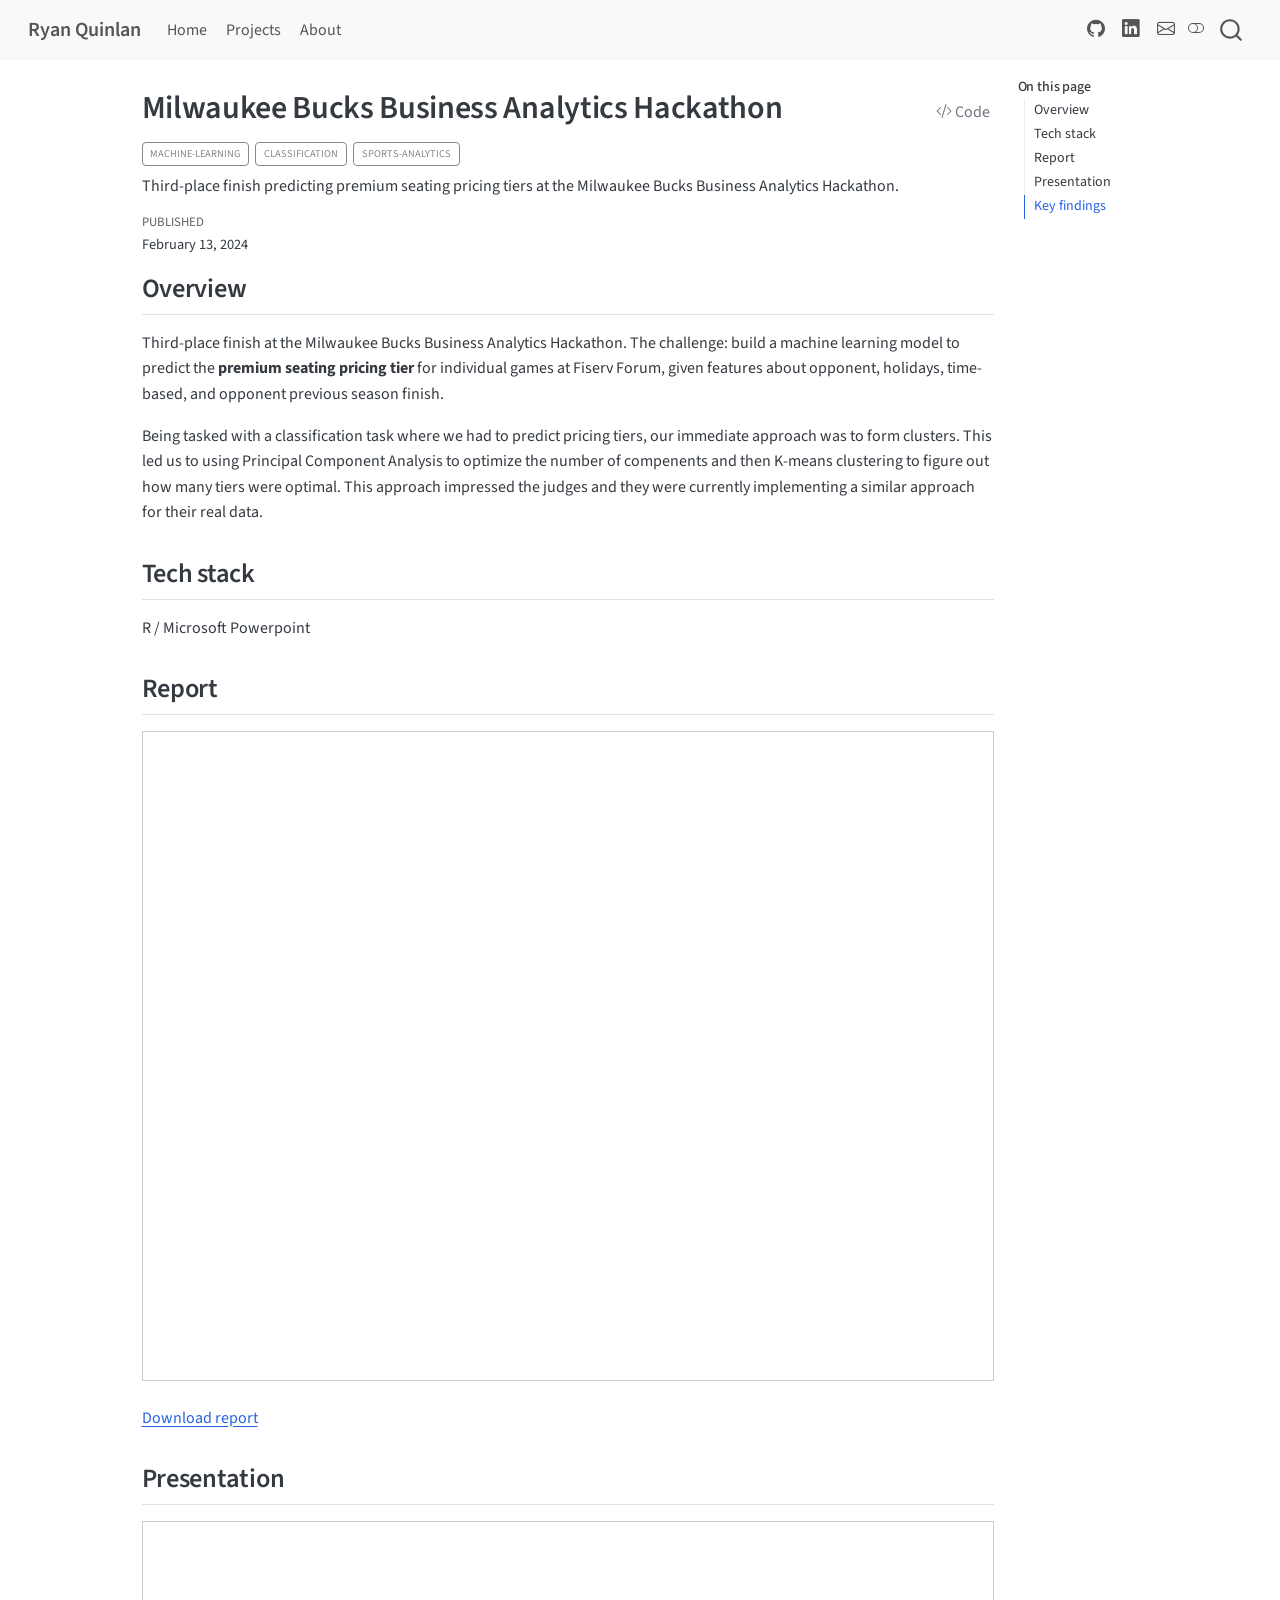
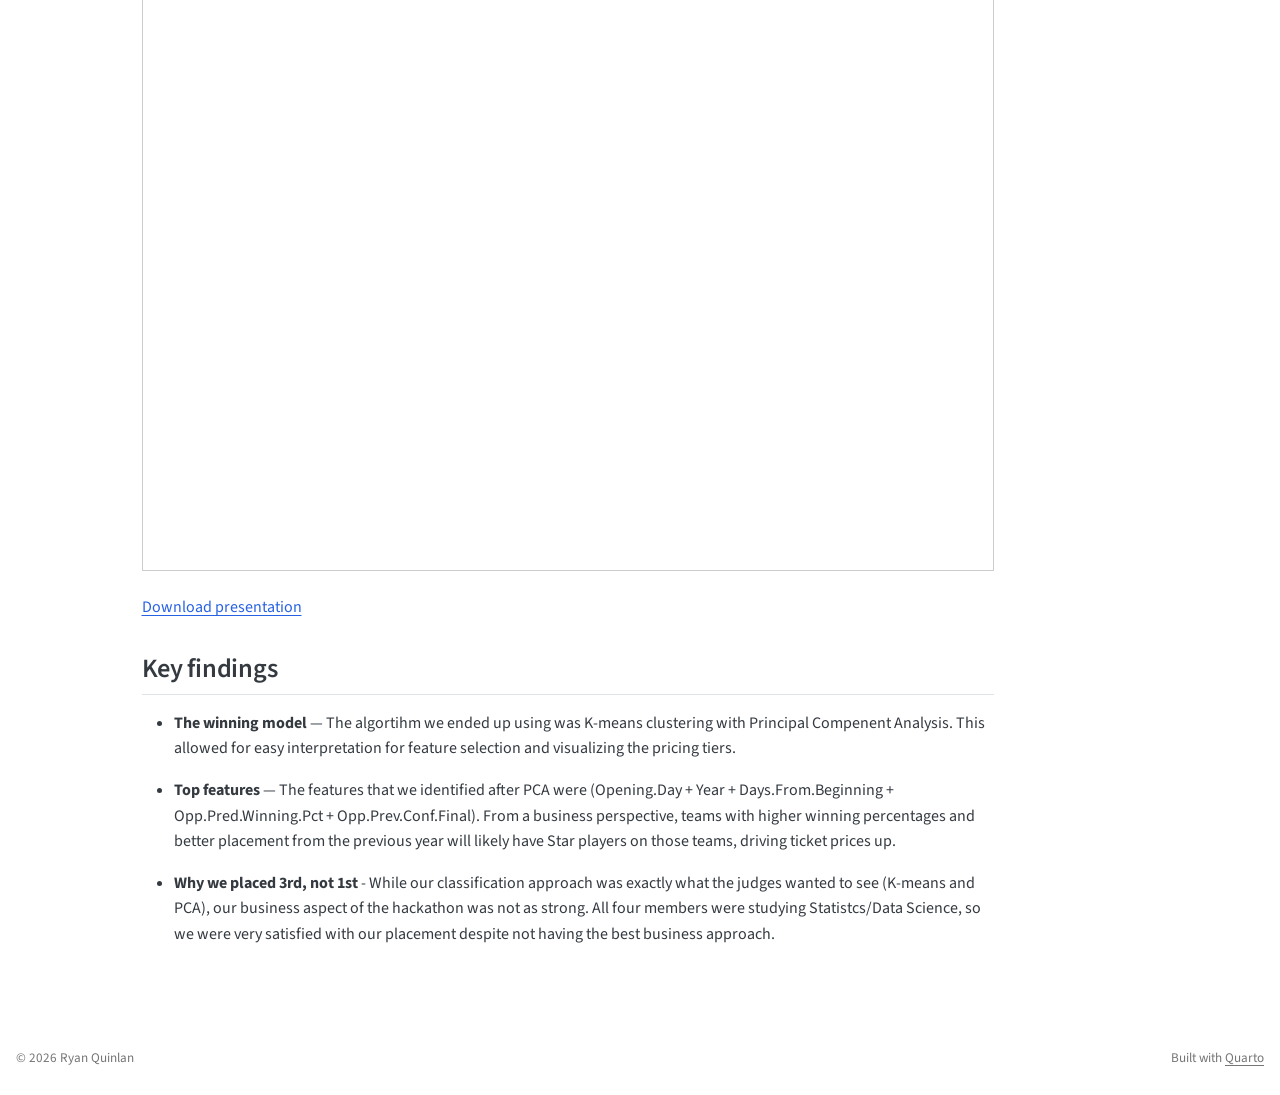
<file: docs/projects/Bucks_Hackathon.html>
<!DOCTYPE html>
<html xmlns="http://www.w3.org/1999/xhtml" lang="en" xml:lang="en"><head>

<meta charset="utf-8">
<meta name="generator" content="quarto-1.9.37">

<meta name="viewport" content="width=device-width, initial-scale=1.0, user-scalable=yes">

<meta name="dcterms.date" content="2024-02-13">
<meta name="description" content="Third-place finish predicting premium seating pricing tiers at the Milwaukee Bucks Business Analytics Hackathon.">

<title>Milwaukee Bucks Business Analytics Hackathon – Ryan Quinlan</title>
<style>
/* Default styles provided by pandoc.
** See https://pandoc.org/MANUAL.html#variables-for-html for config info.
*/
code{white-space: pre-wrap;}
span.smallcaps{font-variant: small-caps;}
div.columns{display: flex; gap: min(4vw, 1.5em);}
div.column{flex: auto; overflow-x: auto;}
div.hanging-indent{margin-left: 1.5em; text-indent: -1.5em;}
ul.task-list{list-style: none;}
ul.task-list li input[type="checkbox"] {
  width: 0.8em;
  margin: 0 0.8em 0.2em -1em; /* quarto-specific, see https://github.com/quarto-dev/quarto-cli/issues/4556 */ 
  vertical-align: middle;
}
/* CSS for syntax highlighting */
html { -webkit-text-size-adjust: 100%; }
pre > code.sourceCode { white-space: pre; position: relative; }
pre > code.sourceCode > span { display: inline-block; line-height: 1.25; }
pre > code.sourceCode > span:empty { height: 1.2em; }
.sourceCode { overflow: visible; }
code.sourceCode > span { color: inherit; text-decoration: inherit; }
div.sourceCode { margin: 1em 0; }
pre.sourceCode { margin: 0; }
@media screen {
div.sourceCode { overflow: auto; }
}
@media print {
pre > code.sourceCode { white-space: pre-wrap; }
pre > code.sourceCode > span { text-indent: -5em; padding-left: 5em; }
}
pre.numberSource code
  { counter-reset: source-line 0; }
pre.numberSource code > span
  { position: relative; left: -4em; counter-increment: source-line; }
pre.numberSource code > span > a:first-child::before
  { content: counter(source-line);
    position: relative; left: -1em; text-align: right; vertical-align: baseline;
    border: none; display: inline-block;
    -webkit-touch-callout: none; -webkit-user-select: none;
    -khtml-user-select: none; -moz-user-select: none;
    -ms-user-select: none; user-select: none;
    padding: 0 4px; width: 4em;
  }
pre.numberSource { margin-left: 3em;  padding-left: 4px; }
div.sourceCode
  {   }
@media screen {
pre > code.sourceCode > span > a:first-child::before { text-decoration: underline; }
}
</style>


<script src="../site_libs/quarto-nav/quarto-nav.js"></script>
<script src="../site_libs/clipboard/clipboard.min.js"></script>
<script src="../site_libs/quarto-search/autocomplete.umd.js"></script>
<script src="../site_libs/quarto-search/fuse.min.js"></script>
<script src="../site_libs/quarto-search/quarto-search.js"></script>
<meta name="quarto:offset" content="../">
<script src="../site_libs/quarto-html/quarto.js" type="module"></script>
<script src="../site_libs/quarto-html/tabsets/tabsets.js" type="module"></script>
<script src="../site_libs/quarto-html/popper.min.js"></script>
<script src="../site_libs/quarto-html/tippy.umd.min.js"></script>
<script src="../site_libs/quarto-html/anchor.min.js"></script>
<link href="../site_libs/quarto-html/tippy.css" rel="stylesheet">
<link href="../site_libs/quarto-html/quarto-syntax-highlighting-7f8f88aac4f3542376d5c11b86a4c14d.css" rel="stylesheet" class="quarto-color-scheme" id="quarto-text-highlighting-styles">
<link href="../site_libs/quarto-html/quarto-syntax-highlighting-dark-d0ae9245876894da5ac7e18953ecc5cc.css" rel="stylesheet" class="quarto-color-scheme quarto-color-alternate" id="quarto-text-highlighting-styles">
<link href="../site_libs/quarto-html/quarto-syntax-highlighting-7f8f88aac4f3542376d5c11b86a4c14d.css" rel="stylesheet" class="quarto-color-scheme-extra" id="quarto-text-highlighting-styles">
<script src="../site_libs/bootstrap/bootstrap.min.js"></script>
<link href="../site_libs/bootstrap/bootstrap-icons.css" rel="stylesheet">
<link href="../site_libs/bootstrap/bootstrap-61c1c92ea5b6942d29d62ba3caffb389.min.css" rel="stylesheet" append-hash="true" class="quarto-color-scheme" id="quarto-bootstrap" data-mode="light">
<link href="../site_libs/bootstrap/bootstrap-dark-345f71f8431ab28c725db33fa060910f.min.css" rel="stylesheet" append-hash="true" class="quarto-color-scheme quarto-color-alternate" id="quarto-bootstrap" data-mode="dark">
<link href="../site_libs/bootstrap/bootstrap-61c1c92ea5b6942d29d62ba3caffb389.min.css" rel="stylesheet" append-hash="true" class="quarto-color-scheme-extra" id="quarto-bootstrap" data-mode="light">
<script id="quarto-search-options" type="application/json">{
  "location": "navbar",
  "copy-button": false,
  "collapse-after": 3,
  "panel-placement": "end",
  "type": "overlay",
  "limit": 50,
  "keyboard-shortcut": [
    "f",
    "/",
    "s"
  ],
  "show-item-context": false,
  "language": {
    "search-no-results-text": "No results",
    "search-matching-documents-text": "matching documents",
    "search-copy-link-title": "Copy link to search",
    "search-hide-matches-text": "Hide additional matches",
    "search-more-match-text": "more match in this document",
    "search-more-matches-text": "more matches in this document",
    "search-clear-button-title": "Clear",
    "search-text-placeholder": "",
    "search-detached-cancel-button-title": "Cancel",
    "search-submit-button-title": "Submit",
    "search-label": "Search"
  }
}</script>


<link rel="stylesheet" href="../styles.css">
</head>

<body class="nav-fixed quarto-light"><script id="quarto-html-before-body" type="application/javascript">
    const toggleBodyColorMode = (bsSheetEl) => {
      const mode = bsSheetEl.getAttribute("data-mode");
      const bodyEl = window.document.querySelector("body");
      if (mode === "dark") {
        bodyEl.classList.add("quarto-dark");
        bodyEl.classList.remove("quarto-light");
      } else {
        bodyEl.classList.add("quarto-light");
        bodyEl.classList.remove("quarto-dark");
      }
    }
    const toggleBodyColorPrimary = () => {
      const bsSheetEl = window.document.querySelector("link#quarto-bootstrap:not([rel=disabled-stylesheet])");
      if (bsSheetEl) {
        toggleBodyColorMode(bsSheetEl);
      }
    }
    const setColorSchemeToggle = (alternate) => {
      const toggles = window.document.querySelectorAll('.quarto-color-scheme-toggle');
      for (let i=0; i < toggles.length; i++) {
        const toggle = toggles[i];
        if (toggle) {
          if (alternate) {
            toggle.classList.add("alternate");
          } else {
            toggle.classList.remove("alternate");
          }
        }
      }
    };
    const toggleColorMode = (alternate) => {
      // Switch the stylesheets
      const primaryStylesheets = window.document.querySelectorAll('link.quarto-color-scheme:not(.quarto-color-alternate)');
      const alternateStylesheets = window.document.querySelectorAll('link.quarto-color-scheme.quarto-color-alternate');
      manageTransitions('#quarto-margin-sidebar .nav-link', false);
      if (alternate) {
        // note: dark is layered on light, we don't disable primary!
        enableStylesheet(alternateStylesheets);
        for (const sheetNode of alternateStylesheets) {
          if (sheetNode.id === "quarto-bootstrap") {
            toggleBodyColorMode(sheetNode);
          }
        }
      } else {
        disableStylesheet(alternateStylesheets);
        enableStylesheet(primaryStylesheets)
        toggleBodyColorPrimary();
      }
      manageTransitions('#quarto-margin-sidebar .nav-link', true);
      // Switch the toggles
      setColorSchemeToggle(alternate)
      // Hack to workaround the fact that safari doesn't
      // properly recolor the scrollbar when toggling (#1455)
      if (navigator.userAgent.indexOf('Safari') > 0 && navigator.userAgent.indexOf('Chrome') == -1) {
        manageTransitions("body", false);
        window.scrollTo(0, 1);
        setTimeout(() => {
          window.scrollTo(0, 0);
          manageTransitions("body", true);
        }, 40);
      }
    }
    const disableStylesheet = (stylesheets) => {
      for (let i=0; i < stylesheets.length; i++) {
        const stylesheet = stylesheets[i];
        stylesheet.rel = 'disabled-stylesheet';
      }
    }
    const enableStylesheet = (stylesheets) => {
      for (let i=0; i < stylesheets.length; i++) {
        const stylesheet = stylesheets[i];
        if(stylesheet.rel !== 'stylesheet') { // for Chrome, which will still FOUC without this check
          stylesheet.rel = 'stylesheet';
        }
      }
    }
    const manageTransitions = (selector, allowTransitions) => {
      const els = window.document.querySelectorAll(selector);
      for (let i=0; i < els.length; i++) {
        const el = els[i];
        if (allowTransitions) {
          el.classList.remove('notransition');
        } else {
          el.classList.add('notransition');
        }
      }
    }
    const isFileUrl = () => {
      return window.location.protocol === 'file:';
    }
    const hasAlternateSentinel = () => {
      let styleSentinel = getColorSchemeSentinel();
      if (styleSentinel !== null) {
        return styleSentinel === "alternate";
      } else {
        return false;
      }
    }
    const setStyleSentinel = (alternate) => {
      const value = alternate ? "alternate" : "default";
      if (!isFileUrl()) {
        window.localStorage.setItem("quarto-color-scheme", value);
      } else {
        localAlternateSentinel = value;
      }
    }
    const getColorSchemeSentinel = () => {
      if (!isFileUrl()) {
        const storageValue = window.localStorage.getItem("quarto-color-scheme");
        return storageValue != null ? storageValue : localAlternateSentinel;
      } else {
        return localAlternateSentinel;
      }
    }
    const toggleGiscusIfUsed = (isAlternate, darkModeDefault) => {
      const baseTheme = document.querySelector('#giscus-base-theme')?.value ?? 'light';
      const alternateTheme = document.querySelector('#giscus-alt-theme')?.value ?? 'dark';
      let newTheme = '';
      if(authorPrefersDark) {
        newTheme = isAlternate ? baseTheme : alternateTheme;
      } else {
        newTheme = isAlternate ? alternateTheme : baseTheme;
      }
      const changeGiscusTheme = () => {
        // From: https://github.com/giscus/giscus/issues/336
        const sendMessage = (message) => {
          const iframe = document.querySelector('iframe.giscus-frame');
          if (!iframe) return;
          iframe.contentWindow.postMessage({ giscus: message }, 'https://giscus.app');
        }
        sendMessage({
          setConfig: {
            theme: newTheme
          }
        });
      }
      const isGiscussLoaded = window.document.querySelector('iframe.giscus-frame') !== null;
      if (isGiscussLoaded) {
        changeGiscusTheme();
      }
    };
    const authorPrefersDark = false;
    const darkModeDefault = authorPrefersDark;
      document.querySelector('link#quarto-text-highlighting-styles.quarto-color-scheme-extra').rel = 'disabled-stylesheet';
      document.querySelector('link#quarto-bootstrap.quarto-color-scheme-extra').rel = 'disabled-stylesheet';
    let localAlternateSentinel = darkModeDefault ? 'alternate' : 'default';
    // Dark / light mode switch
    window.quartoToggleColorScheme = () => {
      // Read the current dark / light value
      let toAlternate = !hasAlternateSentinel();
      toggleColorMode(toAlternate);
      setStyleSentinel(toAlternate);
      toggleGiscusIfUsed(toAlternate, darkModeDefault);
      window.dispatchEvent(new Event('resize'));
    };
    // Switch to dark mode if need be
    if (hasAlternateSentinel()) {
      toggleColorMode(true);
    } else {
      toggleColorMode(false);
    }
  </script>

<div id="quarto-search-results"></div>
  <header id="quarto-header" class="headroom fixed-top">
    <nav class="navbar navbar-expand-lg " data-bs-theme="dark">
      <div class="navbar-container container-fluid">
      <div class="navbar-brand-container mx-auto">
    <a class="navbar-brand" href="../index.html">
    <span class="navbar-title">Ryan Quinlan</span>
    </a>
  </div>
            <div id="quarto-search" class="" title="Search"></div>
          <button class="navbar-toggler" type="button" data-bs-toggle="collapse" data-bs-target="#navbarCollapse" aria-controls="navbarCollapse" role="menu" aria-expanded="false" aria-label="Toggle navigation" onclick="if (window.quartoToggleHeadroom) { window.quartoToggleHeadroom(); }">
  <span class="navbar-toggler-icon"></span>
</button>
          <div class="collapse navbar-collapse" id="navbarCollapse">
            <ul class="navbar-nav navbar-nav-scroll me-auto">
  <li class="nav-item">
    <a class="nav-link" href="../index.html"> 
<span class="menu-text">Home</span></a>
  </li>  
  <li class="nav-item">
    <a class="nav-link" href="../projects/index.html"> 
<span class="menu-text">Projects</span></a>
  </li>  
  <li class="nav-item">
    <a class="nav-link" href="../about.html"> 
<span class="menu-text">About</span></a>
  </li>  
</ul>
            <ul class="navbar-nav navbar-nav-scroll ms-auto">
  <li class="nav-item compact">
    <a class="nav-link" href="https://github.com/rqhq"> <i class="bi bi-github" role="img" aria-label="GitHub">
</i> 
<span class="menu-text"></span></a>
  </li>  
  <li class="nav-item compact">
    <a class="nav-link" href="https://www.linkedin.com/in/ryan-w-quinlan"> <i class="bi bi-linkedin" role="img" aria-label="LinkedIn">
</i> 
<span class="menu-text"></span></a>
  </li>  
  <li class="nav-item compact">
    <a class="nav-link" href="mailto:rwquinlan@outlook.com"> <i class="bi bi-envelope" role="img" aria-label="Email">
</i> 
<span class="menu-text"></span></a>
  </li>  
</ul>
          </div> <!-- /navcollapse -->
            <div class="quarto-navbar-tools">
  <a href="" class="quarto-color-scheme-toggle quarto-navigation-tool  px-1" onclick="window.quartoToggleColorScheme(); return false;" title="Toggle dark mode"><i class="bi"></i></a>
</div>
      </div> <!-- /container-fluid -->
    </nav>
</header>
<!-- content -->
<div id="quarto-content" class="quarto-container page-columns page-rows-contents page-layout-article page-navbar">
<!-- sidebar -->
<!-- margin-sidebar -->
    <div id="quarto-margin-sidebar" class="sidebar margin-sidebar">
        <nav id="TOC" role="doc-toc" class="toc-active">
    <h2 id="toc-title">On this page</h2>
   
  <ul>
  <li><a href="#overview" id="toc-overview" class="nav-link active" data-scroll-target="#overview">Overview</a></li>
  <li><a href="#tech-stack" id="toc-tech-stack" class="nav-link" data-scroll-target="#tech-stack">Tech stack</a></li>
  <li><a href="#report" id="toc-report" class="nav-link" data-scroll-target="#report">Report</a></li>
  <li><a href="#presentation" id="toc-presentation" class="nav-link" data-scroll-target="#presentation">Presentation</a></li>
  <li><a href="#key-findings" id="toc-key-findings" class="nav-link" data-scroll-target="#key-findings">Key findings</a></li>
  </ul>
</nav>
    </div>
<!-- main -->
<main class="content" id="quarto-document-content">


<header id="title-block-header" class="quarto-title-block default">
<div class="quarto-title">
<div class="quarto-title-block"><div><h1 class="title">Milwaukee Bucks Business Analytics Hackathon</h1><button type="button" class="btn code-tools-button" id="quarto-code-tools-source"><i class="bi"></i> Code</button></div></div>
  <div class="quarto-categories">
    <div class="quarto-category">machine-learning</div>
    <div class="quarto-category">classification</div>
    <div class="quarto-category">sports-analytics</div>
  </div>
  </div>

<div>
  <div class="description">
    Third-place finish predicting premium seating pricing tiers at the Milwaukee Bucks Business Analytics Hackathon.
  </div>
</div>


<div class="quarto-title-meta">

    
    <div>
    <div class="quarto-title-meta-heading">Published</div>
    <div class="quarto-title-meta-contents">
      <p class="date">February 13, 2024</p>
    </div>
  </div>
  
    
  </div>
  


</header>


<section id="overview" class="level2">
<h2 class="anchored" data-anchor-id="overview">Overview</h2>
<p>Third-place finish at the Milwaukee Bucks Business Analytics Hackathon. The challenge: build a machine learning model to predict the <strong>premium seating pricing tier</strong> for individual games at Fiserv Forum, given features about opponent, holidays, time-based, and opponent previous season finish.</p>
<p>Being tasked with a classification task where we had to predict pricing tiers, our immediate approach was to form clusters. This led us to using Principal Component Analysis to optimize the number of compenents and then K-means clustering to figure out how many tiers were optimal. This approach impressed the judges and they were currently implementing a similar approach for their real data.</p>
</section>
<section id="tech-stack" class="level2">
<h2 class="anchored" data-anchor-id="tech-stack">Tech stack</h2>
<p>R / Microsoft Powerpoint</p>
</section>
<section id="report" class="level2">
<h2 class="anchored" data-anchor-id="report">Report</h2>
<iframe src="../pdfs/Bucks_Hackathon.pdf" width="100%" height="650px" style="border: 1px solid #ccc;">
</iframe>
<p><a href="../pdfs/Bucks_Hackathon.pdf">Download report</a></p>
</section>
<section id="presentation" class="level2">
<h2 class="anchored" data-anchor-id="presentation">Presentation</h2>
<iframe src="../pdfs/Bucks_Presentation.pdf" width="100%" height="650px" style="border: 1px solid #ccc;">
</iframe>
<p><a href="../pdfs/Bucks_Presentation.pdf">Download presentation</a></p>
</section>
<section id="key-findings" class="level2">
<h2 class="anchored" data-anchor-id="key-findings">Key findings</h2>
<ul>
<li><p><strong>The winning model</strong> — The algortihm we ended up using was K-means clustering with Principal Compenent Analysis. This allowed for easy interpretation for feature selection and visualizing the pricing tiers.</p></li>
<li><p><strong>Top features</strong> — The features that we identified after PCA were (Opening.Day + Year + Days.From.Beginning + Opp.Pred.Winning.Pct + Opp.Prev.Conf.Final). From a business perspective, teams with higher winning percentages and better placement from the previous year will likely have Star players on those teams, driving ticket prices up.</p></li>
<li><p><strong>Why we placed 3rd, not 1st</strong> - While our classification approach was exactly what the judges wanted to see (K-means and PCA), our business aspect of the hackathon was not as strong. All four members were studying Statistcs/Data Science, so we were very satisfied with our placement despite not having the best business approach.</p></li>
</ul>


<!-- -->

</section>

</main> <!-- /main -->
<script id="quarto-html-after-body" type="application/javascript">
  window.document.addEventListener("DOMContentLoaded", function (event) {
    // Ensure there is a toggle, if there isn't float one in the top right
    if (window.document.querySelector('.quarto-color-scheme-toggle') === null) {
      const a = window.document.createElement('a');
      a.classList.add('top-right');
      a.classList.add('quarto-color-scheme-toggle');
      a.href = "";
      a.onclick = function() { try { window.quartoToggleColorScheme(); } catch {} return false; };
      const i = window.document.createElement("i");
      i.classList.add('bi');
      a.appendChild(i);
      window.document.body.appendChild(a);
    }
    setColorSchemeToggle(hasAlternateSentinel())
    const icon = "";
    const anchorJS = new window.AnchorJS();
    anchorJS.options = {
      placement: 'right',
      icon: icon
    };
    anchorJS.add('.anchored');
    const isCodeAnnotation = (el) => {
      for (const clz of el.classList) {
        if (clz.startsWith('code-annotation-')) {                     
          return true;
        }
      }
      return false;
    }
    const onCopySuccess = function(e) {
      // button target
      const button = e.trigger;
      // don't keep focus
      button.blur();
      // flash "checked"
      button.classList.add('code-copy-button-checked');
      var currentTitle = button.getAttribute("title");
      button.setAttribute("title", "Copied!");
      let tooltip;
      if (window.bootstrap) {
        button.setAttribute("data-bs-toggle", "tooltip");
        button.setAttribute("data-bs-placement", "left");
        button.setAttribute("data-bs-title", "Copied!");
        tooltip = new bootstrap.Tooltip(button, 
          { trigger: "manual", 
            customClass: "code-copy-button-tooltip",
            offset: [0, -8]});
        tooltip.show();    
      }
      setTimeout(function() {
        if (tooltip) {
          tooltip.hide();
          button.removeAttribute("data-bs-title");
          button.removeAttribute("data-bs-toggle");
          button.removeAttribute("data-bs-placement");
        }
        button.setAttribute("title", currentTitle);
        button.classList.remove('code-copy-button-checked');
      }, 1000);
      // clear code selection
      e.clearSelection();
    }
    const getTextToCopy = function(trigger) {
      const outerScaffold = trigger.parentElement.cloneNode(true);
      const codeEl = outerScaffold.querySelector('code');
      for (const childEl of codeEl.children) {
        if (isCodeAnnotation(childEl)) {
          childEl.remove();
        }
      }
      return codeEl.innerText;
    }
    const clipboard = new window.ClipboardJS('.code-copy-button:not([data-in-quarto-modal])', {
      text: getTextToCopy
    });
    clipboard.on('success', onCopySuccess);
    if (window.document.getElementById('quarto-embedded-source-code-modal')) {
      const clipboardModal = new window.ClipboardJS('.code-copy-button[data-in-quarto-modal]', {
        text: getTextToCopy,
        container: window.document.getElementById('quarto-embedded-source-code-modal')
      });
      clipboardModal.on('success', onCopySuccess);
    }
    const viewSource = window.document.getElementById('quarto-view-source') ||
                       window.document.getElementById('quarto-code-tools-source');
    if (viewSource) {
      const sourceUrl = viewSource.getAttribute("data-quarto-source-url");
      viewSource.addEventListener("click", function(e) {
        if (sourceUrl) {
          // rstudio viewer pane
          if (/\bcapabilities=\b/.test(window.location)) {
            window.open(sourceUrl);
          } else {
            window.location.href = sourceUrl;
          }
        } else {
          const modal = new bootstrap.Modal(document.getElementById('quarto-embedded-source-code-modal'));
          modal.show();
        }
        return false;
      });
    }
    function toggleCodeHandler(show) {
      return function(e) {
        const detailsSrc = window.document.querySelectorAll(".cell > details > .sourceCode");
        for (let i=0; i<detailsSrc.length; i++) {
          const details = detailsSrc[i].parentElement;
          if (show) {
            details.open = true;
          } else {
            details.removeAttribute("open");
          }
        }
        const cellCodeDivs = window.document.querySelectorAll(".cell > .sourceCode");
        const fromCls = show ? "hidden" : "unhidden";
        const toCls = show ? "unhidden" : "hidden";
        for (let i=0; i<cellCodeDivs.length; i++) {
          const codeDiv = cellCodeDivs[i];
          if (codeDiv.classList.contains(fromCls)) {
            codeDiv.classList.remove(fromCls);
            codeDiv.classList.add(toCls);
          } 
        }
        return false;
      }
    }
    const hideAllCode = window.document.getElementById("quarto-hide-all-code");
    if (hideAllCode) {
      hideAllCode.addEventListener("click", toggleCodeHandler(false));
    }
    const showAllCode = window.document.getElementById("quarto-show-all-code");
    if (showAllCode) {
      showAllCode.addEventListener("click", toggleCodeHandler(true));
    }
      var localhostRegex = new RegExp(/^(?:http|https):\/\/localhost\:?[0-9]*\//);
      var mailtoRegex = new RegExp(/^mailto:/);
        var filterRegex = new RegExp('/' + window.location.host + '/');
      var isInternal = (href) => {
          return filterRegex.test(href) || localhostRegex.test(href) || mailtoRegex.test(href);
      }
      // Inspect non-navigation links and adorn them if external
     var links = window.document.querySelectorAll('a[href]:not(.nav-link):not(.navbar-brand):not(.toc-action):not(.sidebar-link):not(.sidebar-item-toggle):not(.pagination-link):not(.no-external):not([aria-hidden]):not(.dropdown-item):not(.quarto-navigation-tool):not(.about-link)');
      for (var i=0; i<links.length; i++) {
        const link = links[i];
        if (!isInternal(link.href)) {
          // undo the damage that might have been done by quarto-nav.js in the case of
          // links that we want to consider external
          if (link.dataset.originalHref !== undefined) {
            link.href = link.dataset.originalHref;
          }
        }
      }
    function tippyHover(el, contentFn, onTriggerFn, onUntriggerFn) {
      const config = {
        allowHTML: true,
        maxWidth: 500,
        delay: 100,
        arrow: false,
        appendTo: function(el) {
            return el.parentElement;
        },
        interactive: true,
        interactiveBorder: 10,
        theme: 'quarto',
        placement: 'bottom-start',
      };
      if (contentFn) {
        config.content = contentFn;
      }
      if (onTriggerFn) {
        config.onTrigger = onTriggerFn;
      }
      if (onUntriggerFn) {
        config.onUntrigger = onUntriggerFn;
      }
      window.tippy(el, config); 
    }
    const noterefs = window.document.querySelectorAll('a[role="doc-noteref"]');
    for (var i=0; i<noterefs.length; i++) {
      const ref = noterefs[i];
      tippyHover(ref, function() {
        // use id or data attribute instead here
        let href = ref.getAttribute('data-footnote-href') || ref.getAttribute('href');
        try { href = new URL(href).hash; } catch {}
        const id = href.replace(/^#\/?/, "");
        const note = window.document.getElementById(id);
        if (note) {
          return note.innerHTML;
        } else {
          return "";
        }
      });
    }
    const xrefs = window.document.querySelectorAll('a.quarto-xref');
    const processXRef = (id, note) => {
      // Strip column container classes
      const stripColumnClz = (el) => {
        el.classList.remove("page-full", "page-columns");
        if (el.children) {
          for (const child of el.children) {
            stripColumnClz(child);
          }
        }
      }
      stripColumnClz(note)
      if (id === null || id.startsWith('sec-')) {
        // Special case sections, only their first couple elements
        const container = document.createElement("div");
        if (note.children && note.children.length > 2) {
          container.appendChild(note.children[0].cloneNode(true));
          for (let i = 1; i < note.children.length; i++) {
            const child = note.children[i];
            if (child.tagName === "P" && child.innerText === "") {
              continue;
            } else {
              container.appendChild(child.cloneNode(true));
              break;
            }
          }
          if (window.Quarto?.typesetMath) {
            window.Quarto.typesetMath(container);
          }
          return container.innerHTML
        } else {
          if (window.Quarto?.typesetMath) {
            window.Quarto.typesetMath(note);
          }
          return note.innerHTML;
        }
      } else {
        // Remove any anchor links if they are present
        const anchorLink = note.querySelector('a.anchorjs-link');
        if (anchorLink) {
          anchorLink.remove();
        }
        if (window.Quarto?.typesetMath) {
          window.Quarto.typesetMath(note);
        }
        if (note.classList.contains("callout")) {
          return note.outerHTML;
        } else {
          return note.innerHTML;
        }
      }
    }
    for (var i=0; i<xrefs.length; i++) {
      const xref = xrefs[i];
      tippyHover(xref, undefined, function(instance) {
        instance.disable();
        let url = xref.getAttribute('href');
        let hash = undefined; 
        if (url.startsWith('#')) {
          hash = url;
        } else {
          try { hash = new URL(url).hash; } catch {}
        }
        if (hash) {
          const id = hash.replace(/^#\/?/, "");
          const note = window.document.getElementById(id);
          if (note !== null) {
            try {
              const html = processXRef(id, note.cloneNode(true));
              instance.setContent(html);
            } finally {
              instance.enable();
              instance.show();
            }
          } else {
            // See if we can fetch this
            fetch(url.split('#')[0])
            .then(res => res.text())
            .then(html => {
              const parser = new DOMParser();
              const htmlDoc = parser.parseFromString(html, "text/html");
              const note = htmlDoc.getElementById(id);
              if (note !== null) {
                const html = processXRef(id, note);
                instance.setContent(html);
              } 
            }).finally(() => {
              instance.enable();
              instance.show();
            });
          }
        } else {
          // See if we can fetch a full url (with no hash to target)
          // This is a special case and we should probably do some content thinning / targeting
          fetch(url)
          .then(res => res.text())
          .then(html => {
            const parser = new DOMParser();
            const htmlDoc = parser.parseFromString(html, "text/html");
            const note = htmlDoc.querySelector('main.content');
            if (note !== null) {
              // This should only happen for chapter cross references
              // (since there is no id in the URL)
              // remove the first header
              if (note.children.length > 0 && note.children[0].tagName === "HEADER") {
                note.children[0].remove();
              }
              const html = processXRef(null, note);
              instance.setContent(html);
            } 
          }).finally(() => {
            instance.enable();
            instance.show();
          });
        }
      }, function(instance) {
      });
    }
        let selectedAnnoteEl;
        const selectorForAnnotation = ( cell, annotation) => {
          let cellAttr = 'data-code-cell="' + cell + '"';
          let lineAttr = 'data-code-annotation="' +  annotation + '"';
          const selector = 'span[' + cellAttr + '][' + lineAttr + ']';
          return selector;
        }
        const selectCodeLines = (annoteEl) => {
          const doc = window.document;
          const targetCell = annoteEl.getAttribute("data-target-cell");
          const targetAnnotation = annoteEl.getAttribute("data-target-annotation");
          const annoteSpan = window.document.querySelector(selectorForAnnotation(targetCell, targetAnnotation));
          const lines = annoteSpan.getAttribute("data-code-lines").split(",");
          const lineIds = lines.map((line) => {
            return targetCell + "-" + line;
          })
          let top = null;
          let height = null;
          let parent = null;
          if (lineIds.length > 0) {
              //compute the position of the single el (top and bottom and make a div)
              const el = window.document.getElementById(lineIds[0]);
              top = el.offsetTop;
              height = el.offsetHeight;
              parent = el.parentElement.parentElement;
            if (lineIds.length > 1) {
              const lastEl = window.document.getElementById(lineIds[lineIds.length - 1]);
              const bottom = lastEl.offsetTop + lastEl.offsetHeight;
              height = bottom - top;
            }
            if (top !== null && height !== null && parent !== null) {
              // cook up a div (if necessary) and position it 
              let div = window.document.getElementById("code-annotation-line-highlight");
              if (div === null) {
                div = window.document.createElement("div");
                div.setAttribute("id", "code-annotation-line-highlight");
                div.style.position = 'absolute';
                parent.appendChild(div);
              }
              div.style.top = top - 2 + "px";
              div.style.height = height + 4 + "px";
              div.style.left = 0;
              let gutterDiv = window.document.getElementById("code-annotation-line-highlight-gutter");
              if (gutterDiv === null) {
                gutterDiv = window.document.createElement("div");
                gutterDiv.setAttribute("id", "code-annotation-line-highlight-gutter");
                gutterDiv.style.position = 'absolute';
                const codeCell = window.document.getElementById(targetCell);
                const gutter = codeCell.querySelector('.code-annotation-gutter');
                gutter.appendChild(gutterDiv);
              }
              gutterDiv.style.top = top - 2 + "px";
              gutterDiv.style.height = height + 4 + "px";
            }
            selectedAnnoteEl = annoteEl;
          }
        };
        const unselectCodeLines = () => {
          const elementsIds = ["code-annotation-line-highlight", "code-annotation-line-highlight-gutter"];
          elementsIds.forEach((elId) => {
            const div = window.document.getElementById(elId);
            if (div) {
              div.remove();
            }
          });
          selectedAnnoteEl = undefined;
        };
          // Handle positioning of the toggle
      window.addEventListener(
        "resize",
        throttle(() => {
          elRect = undefined;
          if (selectedAnnoteEl) {
            selectCodeLines(selectedAnnoteEl);
          }
        }, 10)
      );
      function throttle(fn, ms) {
      let throttle = false;
      let timer;
        return (...args) => {
          if(!throttle) { // first call gets through
              fn.apply(this, args);
              throttle = true;
          } else { // all the others get throttled
              if(timer) clearTimeout(timer); // cancel #2
              timer = setTimeout(() => {
                fn.apply(this, args);
                timer = throttle = false;
              }, ms);
          }
        };
      }
        // Attach click handler to the DT
        const annoteDls = window.document.querySelectorAll('dt[data-target-cell]');
        for (const annoteDlNode of annoteDls) {
          annoteDlNode.addEventListener('click', (event) => {
            const clickedEl = event.target;
            if (clickedEl !== selectedAnnoteEl) {
              unselectCodeLines();
              const activeEl = window.document.querySelector('dt[data-target-cell].code-annotation-active');
              if (activeEl) {
                activeEl.classList.remove('code-annotation-active');
              }
              selectCodeLines(clickedEl);
              clickedEl.classList.add('code-annotation-active');
            } else {
              // Unselect the line
              unselectCodeLines();
              clickedEl.classList.remove('code-annotation-active');
            }
          });
        }
    const findCites = (el) => {
      const parentEl = el.parentElement;
      if (parentEl) {
        const cites = parentEl.dataset.cites;
        if (cites) {
          return {
            el,
            cites: cites.split(' ')
          };
        } else {
          return findCites(el.parentElement)
        }
      } else {
        return undefined;
      }
    };
    var bibliorefs = window.document.querySelectorAll('a[role="doc-biblioref"]');
    for (var i=0; i<bibliorefs.length; i++) {
      const ref = bibliorefs[i];
      const citeInfo = findCites(ref);
      if (citeInfo) {
        tippyHover(citeInfo.el, function() {
          var popup = window.document.createElement('div');
          citeInfo.cites.forEach(function(cite) {
            var citeDiv = window.document.createElement('div');
            citeDiv.classList.add('hanging-indent');
            citeDiv.classList.add('csl-entry');
            var biblioDiv = window.document.getElementById('ref-' + cite);
            if (biblioDiv) {
              citeDiv.innerHTML = biblioDiv.innerHTML;
            }
            popup.appendChild(citeDiv);
          });
          return popup.innerHTML;
        });
      }
    }
  });
  </script><div class="modal fade" id="quarto-embedded-source-code-modal" tabindex="-1" aria-labelledby="quarto-embedded-source-code-modal-label" aria-hidden="true"><div class="modal-dialog modal-dialog-scrollable"><div class="modal-content"><div class="modal-header"><h5 class="modal-title" id="quarto-embedded-source-code-modal-label">Source Code</h5><button class="btn-close" data-bs-dismiss="modal"></button></div><div class="modal-body"><div class="">
<div class="code-copy-outer-scaffold"><div class="sourceCode" id="cb1" data-shortcodes="false"><pre class="sourceCode markdown code-with-copy"><code class="sourceCode markdown"><span id="cb1-1"><a href="#cb1-1" aria-hidden="true" tabindex="-1"></a><span class="co">---</span></span>
<span id="cb1-2"><a href="#cb1-2" aria-hidden="true" tabindex="-1"></a><span class="an">title:</span><span class="co"> "Milwaukee Bucks Business Analytics Hackathon"</span></span>
<span id="cb1-3"><a href="#cb1-3" aria-hidden="true" tabindex="-1"></a><span class="an">description:</span><span class="co"> "Third-place finish predicting premium seating pricing tiers at the Milwaukee Bucks Business Analytics Hackathon."</span></span>
<span id="cb1-4"><a href="#cb1-4" aria-hidden="true" tabindex="-1"></a><span class="an">date:</span><span class="co"> "2024-2-13"  # TODO: replace with actual hackathon date</span></span>
<span id="cb1-5"><a href="#cb1-5" aria-hidden="true" tabindex="-1"></a><span class="an">categories:</span><span class="co"> [machine-learning, classification, sports-analytics]</span></span>
<span id="cb1-6"><a href="#cb1-6" aria-hidden="true" tabindex="-1"></a><span class="an">image:</span><span class="co"> ../images/bucks.png</span></span>
<span id="cb1-7"><a href="#cb1-7" aria-hidden="true" tabindex="-1"></a><span class="an">image-alt:</span><span class="co"> "Thumbnail for Bucks hackathon project"</span></span>
<span id="cb1-8"><a href="#cb1-8" aria-hidden="true" tabindex="-1"></a><span class="an">format:</span></span>
<span id="cb1-9"><a href="#cb1-9" aria-hidden="true" tabindex="-1"></a><span class="co">  html:</span></span>
<span id="cb1-10"><a href="#cb1-10" aria-hidden="true" tabindex="-1"></a><span class="co">    code-fold: true</span></span>
<span id="cb1-11"><a href="#cb1-11" aria-hidden="true" tabindex="-1"></a><span class="co">    code-tools: true</span></span>
<span id="cb1-12"><a href="#cb1-12" aria-hidden="true" tabindex="-1"></a><span class="co">---</span></span>
<span id="cb1-13"><a href="#cb1-13" aria-hidden="true" tabindex="-1"></a></span>
<span id="cb1-14"><a href="#cb1-14" aria-hidden="true" tabindex="-1"></a><span class="fu">## Overview</span></span>
<span id="cb1-15"><a href="#cb1-15" aria-hidden="true" tabindex="-1"></a></span>
<span id="cb1-16"><a href="#cb1-16" aria-hidden="true" tabindex="-1"></a>Third-place finish at the Milwaukee Bucks Business Analytics Hackathon. The challenge: build a machine learning model to predict the **premium seating pricing tier** for individual games at Fiserv Forum, given features about opponent, holidays, time-based, and opponent previous season finish.</span>
<span id="cb1-17"><a href="#cb1-17" aria-hidden="true" tabindex="-1"></a></span>
<span id="cb1-18"><a href="#cb1-18" aria-hidden="true" tabindex="-1"></a>Being tasked with a classification task where we had to predict pricing tiers, our immediate approach was to form clusters. This led us to using Principal Component Analysis to optimize the number of compenents and then K-means clustering to figure out how many tiers were optimal. This approach impressed the judges and they were currently implementing a similar approach for their real data.</span>
<span id="cb1-19"><a href="#cb1-19" aria-hidden="true" tabindex="-1"></a></span>
<span id="cb1-20"><a href="#cb1-20" aria-hidden="true" tabindex="-1"></a><span class="fu">## Tech stack</span></span>
<span id="cb1-21"><a href="#cb1-21" aria-hidden="true" tabindex="-1"></a></span>
<span id="cb1-22"><a href="#cb1-22" aria-hidden="true" tabindex="-1"></a>R / Microsoft Powerpoint</span>
<span id="cb1-23"><a href="#cb1-23" aria-hidden="true" tabindex="-1"></a></span>
<span id="cb1-24"><a href="#cb1-24" aria-hidden="true" tabindex="-1"></a><span class="fu">## Report</span></span>
<span id="cb1-25"><a href="#cb1-25" aria-hidden="true" tabindex="-1"></a></span>
<span id="cb1-26"><a href="#cb1-26" aria-hidden="true" tabindex="-1"></a><span class="dt">&lt;</span><span class="kw">iframe</span><span class="ot"> src</span><span class="op">=</span><span class="st">"../pdfs/Bucks_Hackathon.pdf"</span><span class="ot"> width</span><span class="op">=</span><span class="st">"100%"</span><span class="ot"> height</span><span class="op">=</span><span class="st">"650px"</span><span class="ot"> style</span><span class="op">=</span><span class="st">"border: 1px solid #ccc;"</span><span class="dt">&gt;&lt;/</span><span class="kw">iframe</span><span class="dt">&gt;</span></span>
<span id="cb1-27"><a href="#cb1-27" aria-hidden="true" tabindex="-1"></a></span>
<span id="cb1-28"><a href="#cb1-28" aria-hidden="true" tabindex="-1"></a><span class="co">[</span><span class="ot">Download report</span><span class="co">](../pdfs/Bucks_Hackathon.pdf)</span></span>
<span id="cb1-29"><a href="#cb1-29" aria-hidden="true" tabindex="-1"></a></span>
<span id="cb1-30"><a href="#cb1-30" aria-hidden="true" tabindex="-1"></a><span class="fu">## Presentation</span></span>
<span id="cb1-31"><a href="#cb1-31" aria-hidden="true" tabindex="-1"></a></span>
<span id="cb1-32"><a href="#cb1-32" aria-hidden="true" tabindex="-1"></a><span class="dt">&lt;</span><span class="kw">iframe</span><span class="ot"> src</span><span class="op">=</span><span class="st">"../pdfs/Bucks_Presentation.pdf"</span><span class="ot"> width</span><span class="op">=</span><span class="st">"100%"</span><span class="ot"> height</span><span class="op">=</span><span class="st">"650px"</span><span class="ot"> style</span><span class="op">=</span><span class="st">"border: 1px solid #ccc;"</span><span class="dt">&gt;&lt;/</span><span class="kw">iframe</span><span class="dt">&gt;</span></span>
<span id="cb1-33"><a href="#cb1-33" aria-hidden="true" tabindex="-1"></a></span>
<span id="cb1-34"><a href="#cb1-34" aria-hidden="true" tabindex="-1"></a><span class="co">[</span><span class="ot">Download presentation</span><span class="co">](../pdfs/Bucks_Presentation.pdf)</span></span>
<span id="cb1-35"><a href="#cb1-35" aria-hidden="true" tabindex="-1"></a></span>
<span id="cb1-36"><a href="#cb1-36" aria-hidden="true" tabindex="-1"></a><span class="fu">## Key findings</span></span>
<span id="cb1-37"><a href="#cb1-37" aria-hidden="true" tabindex="-1"></a></span>
<span id="cb1-38"><a href="#cb1-38" aria-hidden="true" tabindex="-1"></a><span class="ss">- </span>**The winning model** — The algortihm we ended up using was K-means clustering with Principal Compenent Analysis. This allowed for easy interpretation for feature selection and visualizing the pricing tiers.</span>
<span id="cb1-39"><a href="#cb1-39" aria-hidden="true" tabindex="-1"></a></span>
<span id="cb1-40"><a href="#cb1-40" aria-hidden="true" tabindex="-1"></a><span class="ss">- </span>**Top features** — The features that we identified after PCA were (Opening.Day + Year + Days.From.Beginning + Opp.Pred.Winning.Pct + Opp.Prev.Conf.Final). From a business perspective, teams with higher winning percentages and better placement from the previous year will likely have Star players on those teams, driving ticket prices up. </span>
<span id="cb1-41"><a href="#cb1-41" aria-hidden="true" tabindex="-1"></a></span>
<span id="cb1-42"><a href="#cb1-42" aria-hidden="true" tabindex="-1"></a><span class="ss">- </span>**Why we placed 3rd, not 1st** - While our classification approach was exactly what the judges wanted to see (K-means and PCA), our business aspect of the hackathon was not as strong. All four members were studying Statistcs/Data Science, so we were very satisfied with our placement despite not having the best business approach.</span></code></pre></div><button title="Copy to Clipboard" class="code-copy-button" data-in-quarto-modal=""><i class="bi"></i></button></div>
</div></div></div></div></div>
</div> <!-- /content -->
<footer class="footer">
  <div class="nav-footer">
    <div class="nav-footer-left">
<p>© 2026 Ryan Quinlan</p>
</div>   
    <div class="nav-footer-center">
      &nbsp;
    </div>
    <div class="nav-footer-right">
<p>Built with <a href="https://quarto.org">Quarto</a></p>
</div>
  </div>
</footer>




</body></html>
</file>
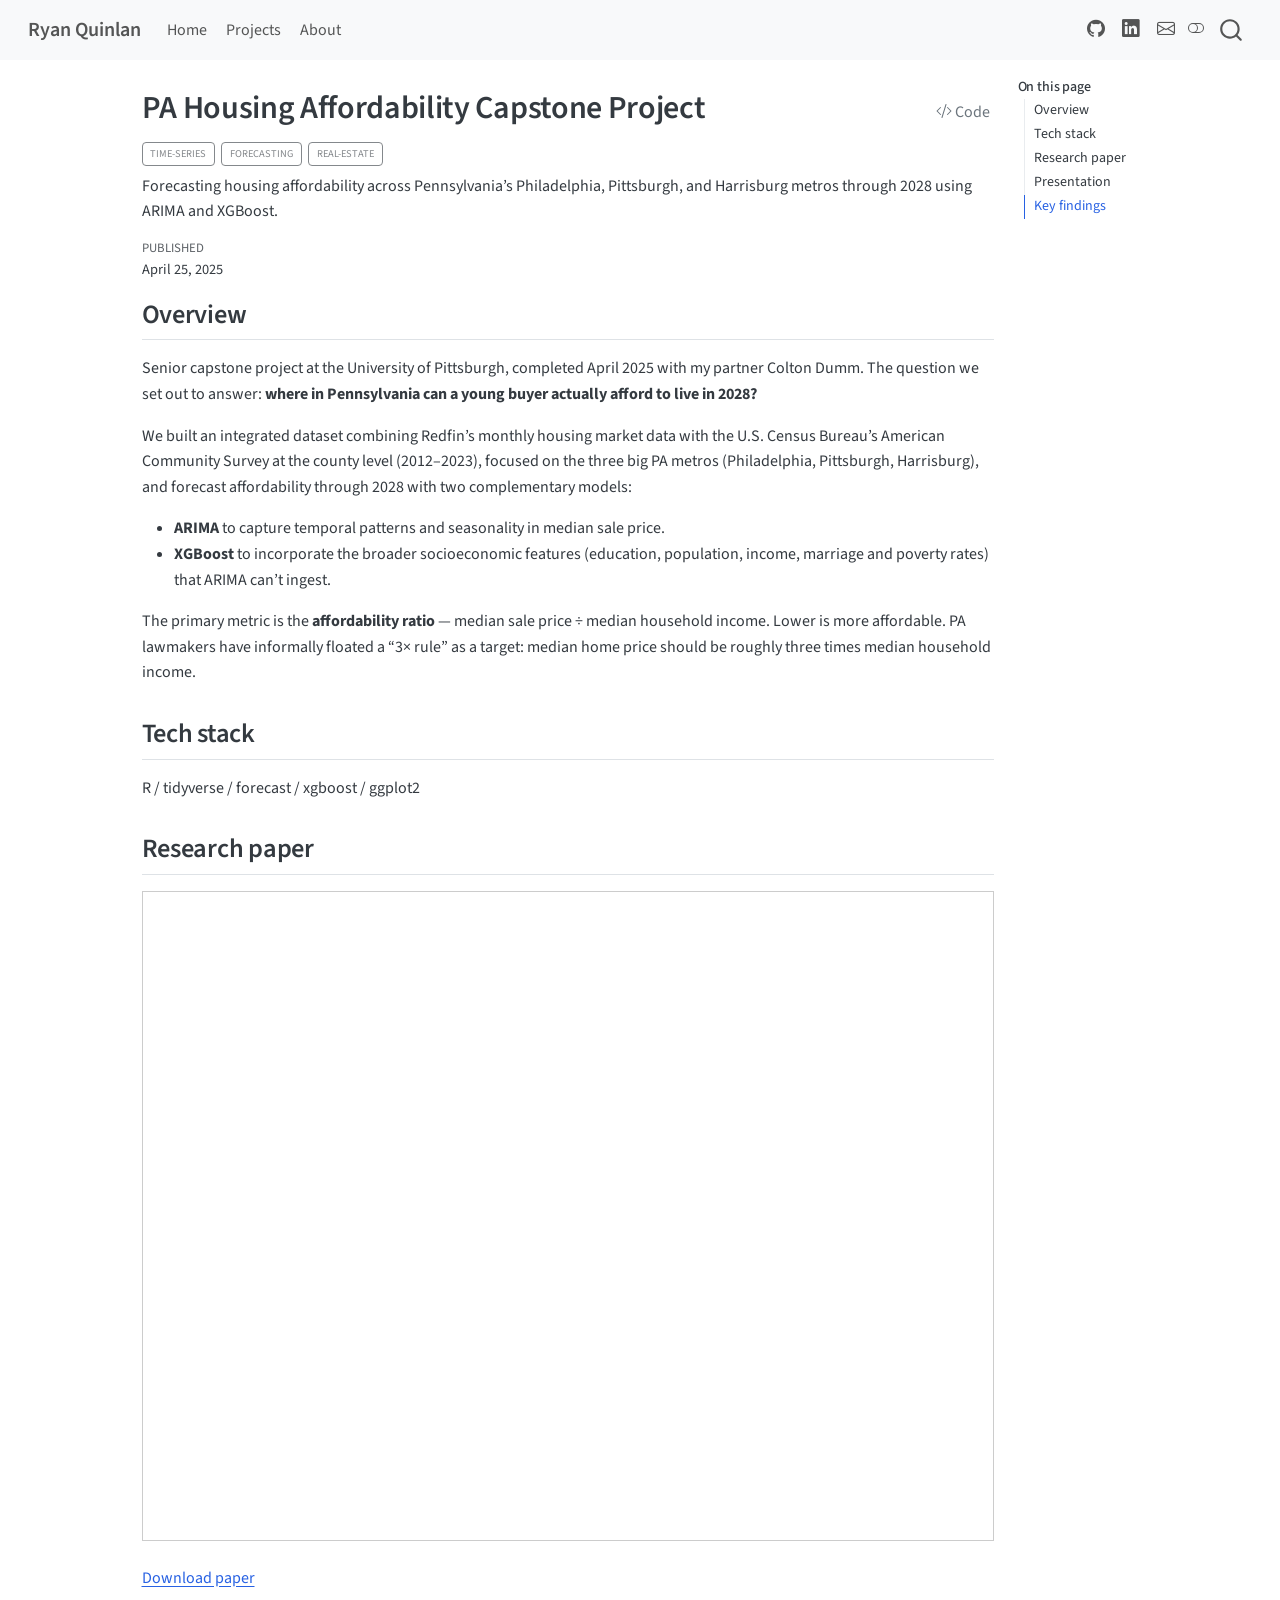
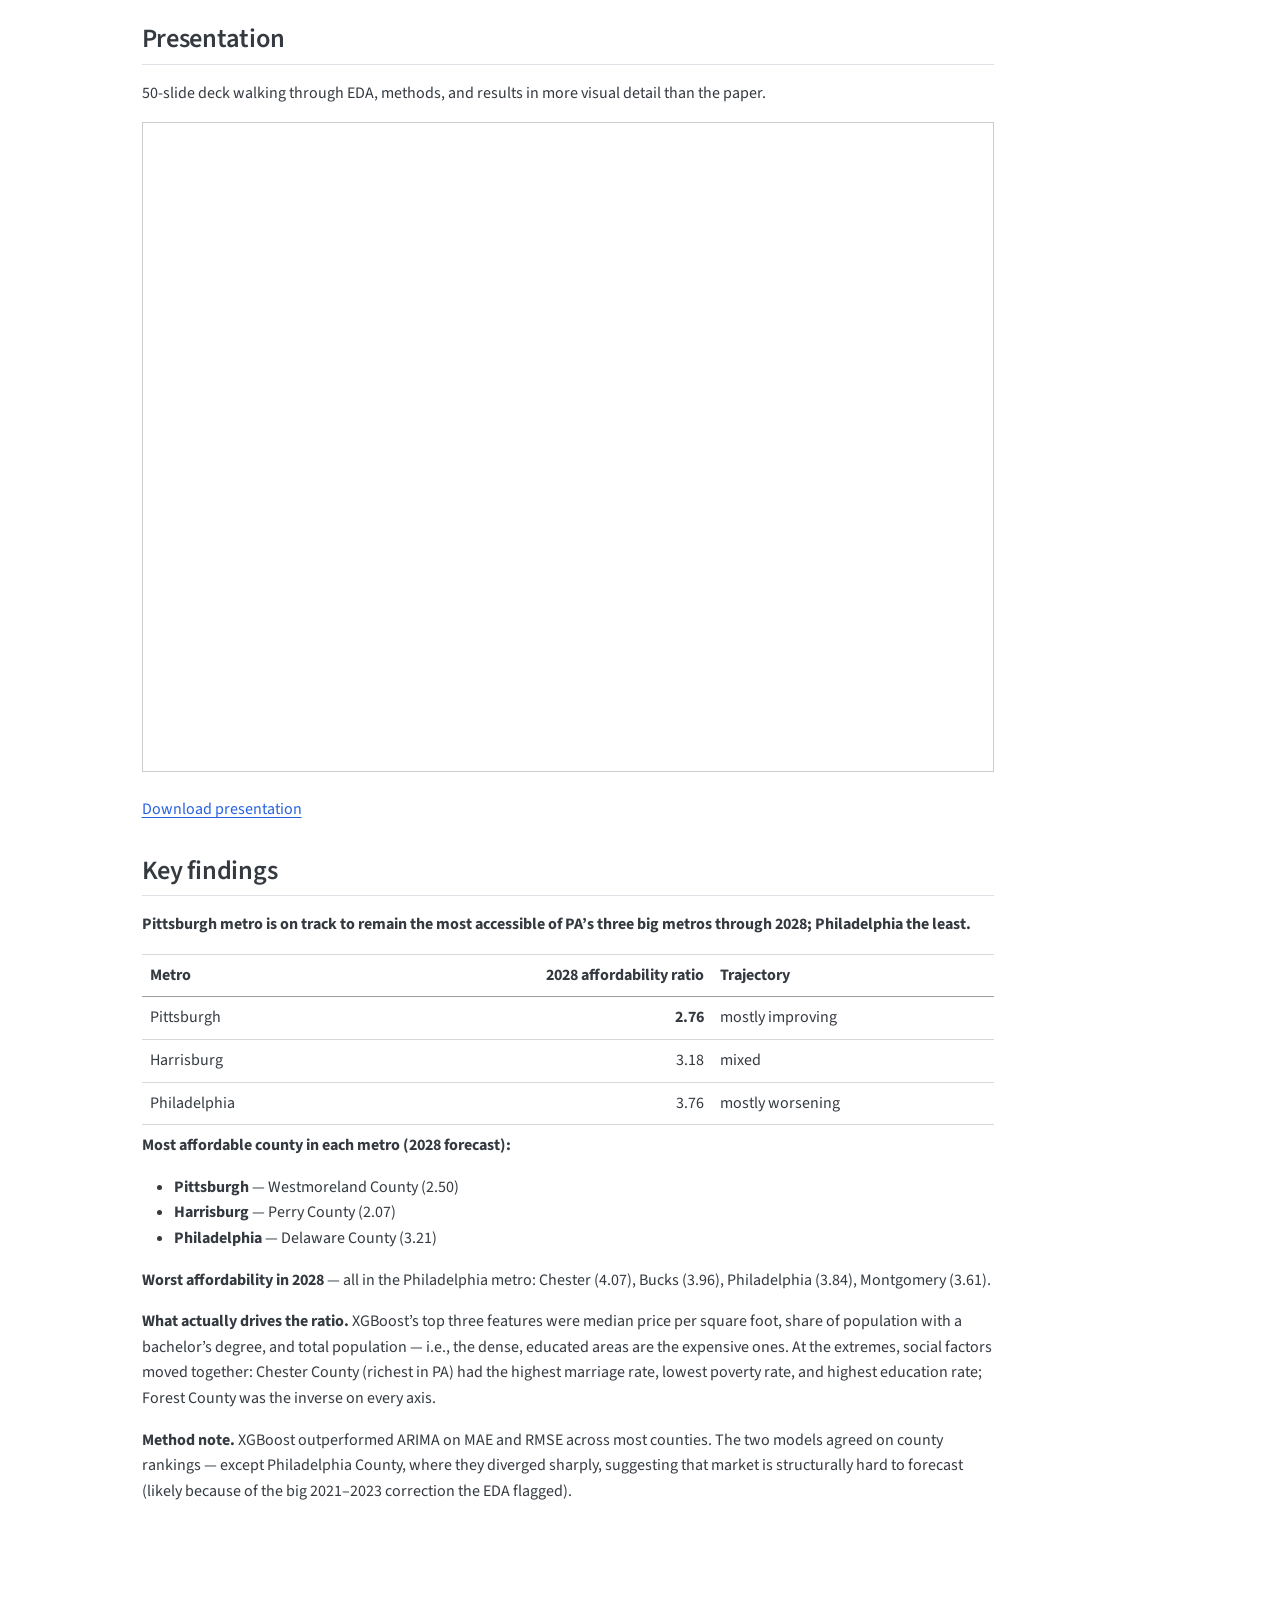
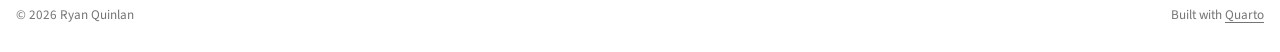
<file: docs/projects/Housing_Affordability.html>
<!DOCTYPE html>
<html xmlns="http://www.w3.org/1999/xhtml" lang="en" xml:lang="en"><head>

<meta charset="utf-8">
<meta name="generator" content="quarto-1.9.37">

<meta name="viewport" content="width=device-width, initial-scale=1.0, user-scalable=yes">

<meta name="dcterms.date" content="2025-04-25">
<meta name="description" content="Forecasting housing affordability across Pennsylvania’s Philadelphia, Pittsburgh, and Harrisburg metros through 2028 using ARIMA and XGBoost.">

<title>PA Housing Affordability Capstone Project – Ryan Quinlan</title>
<style>
/* Default styles provided by pandoc.
** See https://pandoc.org/MANUAL.html#variables-for-html for config info.
*/
code{white-space: pre-wrap;}
span.smallcaps{font-variant: small-caps;}
div.columns{display: flex; gap: min(4vw, 1.5em);}
div.column{flex: auto; overflow-x: auto;}
div.hanging-indent{margin-left: 1.5em; text-indent: -1.5em;}
ul.task-list{list-style: none;}
ul.task-list li input[type="checkbox"] {
  width: 0.8em;
  margin: 0 0.8em 0.2em -1em; /* quarto-specific, see https://github.com/quarto-dev/quarto-cli/issues/4556 */ 
  vertical-align: middle;
}
/* CSS for syntax highlighting */
html { -webkit-text-size-adjust: 100%; }
pre > code.sourceCode { white-space: pre; position: relative; }
pre > code.sourceCode > span { display: inline-block; line-height: 1.25; }
pre > code.sourceCode > span:empty { height: 1.2em; }
.sourceCode { overflow: visible; }
code.sourceCode > span { color: inherit; text-decoration: inherit; }
div.sourceCode { margin: 1em 0; }
pre.sourceCode { margin: 0; }
@media screen {
div.sourceCode { overflow: auto; }
}
@media print {
pre > code.sourceCode { white-space: pre-wrap; }
pre > code.sourceCode > span { text-indent: -5em; padding-left: 5em; }
}
pre.numberSource code
  { counter-reset: source-line 0; }
pre.numberSource code > span
  { position: relative; left: -4em; counter-increment: source-line; }
pre.numberSource code > span > a:first-child::before
  { content: counter(source-line);
    position: relative; left: -1em; text-align: right; vertical-align: baseline;
    border: none; display: inline-block;
    -webkit-touch-callout: none; -webkit-user-select: none;
    -khtml-user-select: none; -moz-user-select: none;
    -ms-user-select: none; user-select: none;
    padding: 0 4px; width: 4em;
  }
pre.numberSource { margin-left: 3em;  padding-left: 4px; }
div.sourceCode
  {   }
@media screen {
pre > code.sourceCode > span > a:first-child::before { text-decoration: underline; }
}
</style>


<script src="../site_libs/quarto-nav/quarto-nav.js"></script>
<script src="../site_libs/clipboard/clipboard.min.js"></script>
<script src="../site_libs/quarto-search/autocomplete.umd.js"></script>
<script src="../site_libs/quarto-search/fuse.min.js"></script>
<script src="../site_libs/quarto-search/quarto-search.js"></script>
<meta name="quarto:offset" content="../">
<script src="../site_libs/quarto-html/quarto.js" type="module"></script>
<script src="../site_libs/quarto-html/tabsets/tabsets.js" type="module"></script>
<script src="../site_libs/quarto-html/popper.min.js"></script>
<script src="../site_libs/quarto-html/tippy.umd.min.js"></script>
<script src="../site_libs/quarto-html/anchor.min.js"></script>
<link href="../site_libs/quarto-html/tippy.css" rel="stylesheet">
<link href="../site_libs/quarto-html/quarto-syntax-highlighting-7f8f88aac4f3542376d5c11b86a4c14d.css" rel="stylesheet" class="quarto-color-scheme" id="quarto-text-highlighting-styles">
<link href="../site_libs/quarto-html/quarto-syntax-highlighting-dark-d0ae9245876894da5ac7e18953ecc5cc.css" rel="stylesheet" class="quarto-color-scheme quarto-color-alternate" id="quarto-text-highlighting-styles">
<link href="../site_libs/quarto-html/quarto-syntax-highlighting-7f8f88aac4f3542376d5c11b86a4c14d.css" rel="stylesheet" class="quarto-color-scheme-extra" id="quarto-text-highlighting-styles">
<script src="../site_libs/bootstrap/bootstrap.min.js"></script>
<link href="../site_libs/bootstrap/bootstrap-icons.css" rel="stylesheet">
<link href="../site_libs/bootstrap/bootstrap-61c1c92ea5b6942d29d62ba3caffb389.min.css" rel="stylesheet" append-hash="true" class="quarto-color-scheme" id="quarto-bootstrap" data-mode="light">
<link href="../site_libs/bootstrap/bootstrap-dark-345f71f8431ab28c725db33fa060910f.min.css" rel="stylesheet" append-hash="true" class="quarto-color-scheme quarto-color-alternate" id="quarto-bootstrap" data-mode="dark">
<link href="../site_libs/bootstrap/bootstrap-61c1c92ea5b6942d29d62ba3caffb389.min.css" rel="stylesheet" append-hash="true" class="quarto-color-scheme-extra" id="quarto-bootstrap" data-mode="light">
<script id="quarto-search-options" type="application/json">{
  "location": "navbar",
  "copy-button": false,
  "collapse-after": 3,
  "panel-placement": "end",
  "type": "overlay",
  "limit": 50,
  "keyboard-shortcut": [
    "f",
    "/",
    "s"
  ],
  "show-item-context": false,
  "language": {
    "search-no-results-text": "No results",
    "search-matching-documents-text": "matching documents",
    "search-copy-link-title": "Copy link to search",
    "search-hide-matches-text": "Hide additional matches",
    "search-more-match-text": "more match in this document",
    "search-more-matches-text": "more matches in this document",
    "search-clear-button-title": "Clear",
    "search-text-placeholder": "",
    "search-detached-cancel-button-title": "Cancel",
    "search-submit-button-title": "Submit",
    "search-label": "Search"
  }
}</script>


<link rel="stylesheet" href="../styles.css">
</head>

<body class="nav-fixed quarto-light"><script id="quarto-html-before-body" type="application/javascript">
    const toggleBodyColorMode = (bsSheetEl) => {
      const mode = bsSheetEl.getAttribute("data-mode");
      const bodyEl = window.document.querySelector("body");
      if (mode === "dark") {
        bodyEl.classList.add("quarto-dark");
        bodyEl.classList.remove("quarto-light");
      } else {
        bodyEl.classList.add("quarto-light");
        bodyEl.classList.remove("quarto-dark");
      }
    }
    const toggleBodyColorPrimary = () => {
      const bsSheetEl = window.document.querySelector("link#quarto-bootstrap:not([rel=disabled-stylesheet])");
      if (bsSheetEl) {
        toggleBodyColorMode(bsSheetEl);
      }
    }
    const setColorSchemeToggle = (alternate) => {
      const toggles = window.document.querySelectorAll('.quarto-color-scheme-toggle');
      for (let i=0; i < toggles.length; i++) {
        const toggle = toggles[i];
        if (toggle) {
          if (alternate) {
            toggle.classList.add("alternate");
          } else {
            toggle.classList.remove("alternate");
          }
        }
      }
    };
    const toggleColorMode = (alternate) => {
      // Switch the stylesheets
      const primaryStylesheets = window.document.querySelectorAll('link.quarto-color-scheme:not(.quarto-color-alternate)');
      const alternateStylesheets = window.document.querySelectorAll('link.quarto-color-scheme.quarto-color-alternate');
      manageTransitions('#quarto-margin-sidebar .nav-link', false);
      if (alternate) {
        // note: dark is layered on light, we don't disable primary!
        enableStylesheet(alternateStylesheets);
        for (const sheetNode of alternateStylesheets) {
          if (sheetNode.id === "quarto-bootstrap") {
            toggleBodyColorMode(sheetNode);
          }
        }
      } else {
        disableStylesheet(alternateStylesheets);
        enableStylesheet(primaryStylesheets)
        toggleBodyColorPrimary();
      }
      manageTransitions('#quarto-margin-sidebar .nav-link', true);
      // Switch the toggles
      setColorSchemeToggle(alternate)
      // Hack to workaround the fact that safari doesn't
      // properly recolor the scrollbar when toggling (#1455)
      if (navigator.userAgent.indexOf('Safari') > 0 && navigator.userAgent.indexOf('Chrome') == -1) {
        manageTransitions("body", false);
        window.scrollTo(0, 1);
        setTimeout(() => {
          window.scrollTo(0, 0);
          manageTransitions("body", true);
        }, 40);
      }
    }
    const disableStylesheet = (stylesheets) => {
      for (let i=0; i < stylesheets.length; i++) {
        const stylesheet = stylesheets[i];
        stylesheet.rel = 'disabled-stylesheet';
      }
    }
    const enableStylesheet = (stylesheets) => {
      for (let i=0; i < stylesheets.length; i++) {
        const stylesheet = stylesheets[i];
        if(stylesheet.rel !== 'stylesheet') { // for Chrome, which will still FOUC without this check
          stylesheet.rel = 'stylesheet';
        }
      }
    }
    const manageTransitions = (selector, allowTransitions) => {
      const els = window.document.querySelectorAll(selector);
      for (let i=0; i < els.length; i++) {
        const el = els[i];
        if (allowTransitions) {
          el.classList.remove('notransition');
        } else {
          el.classList.add('notransition');
        }
      }
    }
    const isFileUrl = () => {
      return window.location.protocol === 'file:';
    }
    const hasAlternateSentinel = () => {
      let styleSentinel = getColorSchemeSentinel();
      if (styleSentinel !== null) {
        return styleSentinel === "alternate";
      } else {
        return false;
      }
    }
    const setStyleSentinel = (alternate) => {
      const value = alternate ? "alternate" : "default";
      if (!isFileUrl()) {
        window.localStorage.setItem("quarto-color-scheme", value);
      } else {
        localAlternateSentinel = value;
      }
    }
    const getColorSchemeSentinel = () => {
      if (!isFileUrl()) {
        const storageValue = window.localStorage.getItem("quarto-color-scheme");
        return storageValue != null ? storageValue : localAlternateSentinel;
      } else {
        return localAlternateSentinel;
      }
    }
    const toggleGiscusIfUsed = (isAlternate, darkModeDefault) => {
      const baseTheme = document.querySelector('#giscus-base-theme')?.value ?? 'light';
      const alternateTheme = document.querySelector('#giscus-alt-theme')?.value ?? 'dark';
      let newTheme = '';
      if(authorPrefersDark) {
        newTheme = isAlternate ? baseTheme : alternateTheme;
      } else {
        newTheme = isAlternate ? alternateTheme : baseTheme;
      }
      const changeGiscusTheme = () => {
        // From: https://github.com/giscus/giscus/issues/336
        const sendMessage = (message) => {
          const iframe = document.querySelector('iframe.giscus-frame');
          if (!iframe) return;
          iframe.contentWindow.postMessage({ giscus: message }, 'https://giscus.app');
        }
        sendMessage({
          setConfig: {
            theme: newTheme
          }
        });
      }
      const isGiscussLoaded = window.document.querySelector('iframe.giscus-frame') !== null;
      if (isGiscussLoaded) {
        changeGiscusTheme();
      }
    };
    const authorPrefersDark = false;
    const darkModeDefault = authorPrefersDark;
      document.querySelector('link#quarto-text-highlighting-styles.quarto-color-scheme-extra').rel = 'disabled-stylesheet';
      document.querySelector('link#quarto-bootstrap.quarto-color-scheme-extra').rel = 'disabled-stylesheet';
    let localAlternateSentinel = darkModeDefault ? 'alternate' : 'default';
    // Dark / light mode switch
    window.quartoToggleColorScheme = () => {
      // Read the current dark / light value
      let toAlternate = !hasAlternateSentinel();
      toggleColorMode(toAlternate);
      setStyleSentinel(toAlternate);
      toggleGiscusIfUsed(toAlternate, darkModeDefault);
      window.dispatchEvent(new Event('resize'));
    };
    // Switch to dark mode if need be
    if (hasAlternateSentinel()) {
      toggleColorMode(true);
    } else {
      toggleColorMode(false);
    }
  </script>

<div id="quarto-search-results"></div>
  <header id="quarto-header" class="headroom fixed-top">
    <nav class="navbar navbar-expand-lg " data-bs-theme="dark">
      <div class="navbar-container container-fluid">
      <div class="navbar-brand-container mx-auto">
    <a class="navbar-brand" href="../index.html">
    <span class="navbar-title">Ryan Quinlan</span>
    </a>
  </div>
            <div id="quarto-search" class="" title="Search"></div>
          <button class="navbar-toggler" type="button" data-bs-toggle="collapse" data-bs-target="#navbarCollapse" aria-controls="navbarCollapse" role="menu" aria-expanded="false" aria-label="Toggle navigation" onclick="if (window.quartoToggleHeadroom) { window.quartoToggleHeadroom(); }">
  <span class="navbar-toggler-icon"></span>
</button>
          <div class="collapse navbar-collapse" id="navbarCollapse">
            <ul class="navbar-nav navbar-nav-scroll me-auto">
  <li class="nav-item">
    <a class="nav-link" href="../index.html"> 
<span class="menu-text">Home</span></a>
  </li>  
  <li class="nav-item">
    <a class="nav-link" href="../projects/index.html"> 
<span class="menu-text">Projects</span></a>
  </li>  
  <li class="nav-item">
    <a class="nav-link" href="../about.html"> 
<span class="menu-text">About</span></a>
  </li>  
</ul>
            <ul class="navbar-nav navbar-nav-scroll ms-auto">
  <li class="nav-item compact">
    <a class="nav-link" href="https://github.com/rqhq"> <i class="bi bi-github" role="img" aria-label="GitHub">
</i> 
<span class="menu-text"></span></a>
  </li>  
  <li class="nav-item compact">
    <a class="nav-link" href="https://www.linkedin.com/in/ryan-w-quinlan"> <i class="bi bi-linkedin" role="img" aria-label="LinkedIn">
</i> 
<span class="menu-text"></span></a>
  </li>  
  <li class="nav-item compact">
    <a class="nav-link" href="mailto:rwquinlan@outlook.com"> <i class="bi bi-envelope" role="img" aria-label="Email">
</i> 
<span class="menu-text"></span></a>
  </li>  
</ul>
          </div> <!-- /navcollapse -->
            <div class="quarto-navbar-tools">
  <a href="" class="quarto-color-scheme-toggle quarto-navigation-tool  px-1" onclick="window.quartoToggleColorScheme(); return false;" title="Toggle dark mode"><i class="bi"></i></a>
</div>
      </div> <!-- /container-fluid -->
    </nav>
</header>
<!-- content -->
<div id="quarto-content" class="quarto-container page-columns page-rows-contents page-layout-article page-navbar">
<!-- sidebar -->
<!-- margin-sidebar -->
    <div id="quarto-margin-sidebar" class="sidebar margin-sidebar">
        <nav id="TOC" role="doc-toc" class="toc-active">
    <h2 id="toc-title">On this page</h2>
   
  <ul>
  <li><a href="#overview" id="toc-overview" class="nav-link active" data-scroll-target="#overview">Overview</a></li>
  <li><a href="#tech-stack" id="toc-tech-stack" class="nav-link" data-scroll-target="#tech-stack">Tech stack</a></li>
  <li><a href="#research-paper" id="toc-research-paper" class="nav-link" data-scroll-target="#research-paper">Research paper</a></li>
  <li><a href="#presentation" id="toc-presentation" class="nav-link" data-scroll-target="#presentation">Presentation</a></li>
  <li><a href="#key-findings" id="toc-key-findings" class="nav-link" data-scroll-target="#key-findings">Key findings</a></li>
  </ul>
</nav>
    </div>
<!-- main -->
<main class="content" id="quarto-document-content">


<header id="title-block-header" class="quarto-title-block default">
<div class="quarto-title">
<div class="quarto-title-block"><div><h1 class="title">PA Housing Affordability Capstone Project</h1><button type="button" class="btn code-tools-button" id="quarto-code-tools-source"><i class="bi"></i> Code</button></div></div>
  <div class="quarto-categories">
    <div class="quarto-category">time-series</div>
    <div class="quarto-category">forecasting</div>
    <div class="quarto-category">real-estate</div>
  </div>
  </div>

<div>
  <div class="description">
    Forecasting housing affordability across Pennsylvania’s Philadelphia, Pittsburgh, and Harrisburg metros through 2028 using ARIMA and XGBoost.
  </div>
</div>


<div class="quarto-title-meta">

    
    <div>
    <div class="quarto-title-meta-heading">Published</div>
    <div class="quarto-title-meta-contents">
      <p class="date">April 25, 2025</p>
    </div>
  </div>
  
    
  </div>
  


</header>


<section id="overview" class="level2">
<h2 class="anchored" data-anchor-id="overview">Overview</h2>
<p>Senior capstone project at the University of Pittsburgh, completed April 2025 with my partner Colton Dumm. The question we set out to answer: <strong>where in Pennsylvania can a young buyer actually afford to live in 2028?</strong></p>
<p>We built an integrated dataset combining Redfin’s monthly housing market data with the U.S. Census Bureau’s American Community Survey at the county level (2012–2023), focused on the three big PA metros (Philadelphia, Pittsburgh, Harrisburg), and forecast affordability through 2028 with two complementary models:</p>
<ul>
<li><strong>ARIMA</strong> to capture temporal patterns and seasonality in median sale price.</li>
<li><strong>XGBoost</strong> to incorporate the broader socioeconomic features (education, population, income, marriage and poverty rates) that ARIMA can’t ingest.</li>
</ul>
<p>The primary metric is the <strong>affordability ratio</strong> — median sale price ÷ median household income. Lower is more affordable. PA lawmakers have informally floated a “3× rule” as a target: median home price should be roughly three times median household income.</p>
</section>
<section id="tech-stack" class="level2">
<h2 class="anchored" data-anchor-id="tech-stack">Tech stack</h2>
<p>R / tidyverse / forecast / xgboost / ggplot2</p>
</section>
<section id="research-paper" class="level2">
<h2 class="anchored" data-anchor-id="research-paper">Research paper</h2>
<iframe src="../pdfs/Housing-Affordability-Paper.pdf" width="100%" height="650px" style="border: 1px solid #ccc;">
</iframe>
<p><a href="../pdfs/Housing-Affordability-Paper.pdf">Download paper</a></p>
</section>
<section id="presentation" class="level2">
<h2 class="anchored" data-anchor-id="presentation">Presentation</h2>
<p>50-slide deck walking through EDA, methods, and results in more visual detail than the paper.</p>
<iframe src="../pdfs/Housing-Market-Capstone-Presentation.pdf" width="100%" height="650px" style="border: 1px solid #ccc;">
</iframe>
<p><a href="../pdfs/Housing-Market-Capstone-Presentation.pdf">Download presentation</a></p>
</section>
<section id="key-findings" class="level2">
<h2 class="anchored" data-anchor-id="key-findings">Key findings</h2>
<p><strong>Pittsburgh metro is on track to remain the most accessible of PA’s three big metros through 2028; Philadelphia the least.</strong></p>
<table class="caption-top table">
<thead>
<tr class="header">
<th>Metro</th>
<th style="text-align: right;">2028 affordability ratio</th>
<th>Trajectory</th>
</tr>
</thead>
<tbody>
<tr class="odd">
<td>Pittsburgh</td>
<td style="text-align: right;"><strong>2.76</strong></td>
<td>mostly improving</td>
</tr>
<tr class="even">
<td>Harrisburg</td>
<td style="text-align: right;">3.18</td>
<td>mixed</td>
</tr>
<tr class="odd">
<td>Philadelphia</td>
<td style="text-align: right;">3.76</td>
<td>mostly worsening</td>
</tr>
</tbody>
</table>
<p><strong>Most affordable county in each metro (2028 forecast):</strong></p>
<ul>
<li><strong>Pittsburgh</strong> — Westmoreland County (2.50)</li>
<li><strong>Harrisburg</strong> — Perry County (2.07)</li>
<li><strong>Philadelphia</strong> — Delaware County (3.21)</li>
</ul>
<p><strong>Worst affordability in 2028</strong> — all in the Philadelphia metro: Chester (4.07), Bucks (3.96), Philadelphia (3.84), Montgomery (3.61).</p>
<p><strong>What actually drives the ratio.</strong> XGBoost’s top three features were median price per square foot, share of population with a bachelor’s degree, and total population — i.e., the dense, educated areas are the expensive ones. At the extremes, social factors moved together: Chester County (richest in PA) had the highest marriage rate, lowest poverty rate, and highest education rate; Forest County was the inverse on every axis.</p>
<p><strong>Method note.</strong> XGBoost outperformed ARIMA on MAE and RMSE across most counties. The two models agreed on county rankings — except Philadelphia County, where they diverged sharply, suggesting that market is structurally hard to forecast (likely because of the big 2021–2023 correction the EDA flagged).</p>


<!-- -->

</section>

</main> <!-- /main -->
<script id="quarto-html-after-body" type="application/javascript">
  window.document.addEventListener("DOMContentLoaded", function (event) {
    // Ensure there is a toggle, if there isn't float one in the top right
    if (window.document.querySelector('.quarto-color-scheme-toggle') === null) {
      const a = window.document.createElement('a');
      a.classList.add('top-right');
      a.classList.add('quarto-color-scheme-toggle');
      a.href = "";
      a.onclick = function() { try { window.quartoToggleColorScheme(); } catch {} return false; };
      const i = window.document.createElement("i");
      i.classList.add('bi');
      a.appendChild(i);
      window.document.body.appendChild(a);
    }
    setColorSchemeToggle(hasAlternateSentinel())
    const icon = "";
    const anchorJS = new window.AnchorJS();
    anchorJS.options = {
      placement: 'right',
      icon: icon
    };
    anchorJS.add('.anchored');
    const isCodeAnnotation = (el) => {
      for (const clz of el.classList) {
        if (clz.startsWith('code-annotation-')) {                     
          return true;
        }
      }
      return false;
    }
    const onCopySuccess = function(e) {
      // button target
      const button = e.trigger;
      // don't keep focus
      button.blur();
      // flash "checked"
      button.classList.add('code-copy-button-checked');
      var currentTitle = button.getAttribute("title");
      button.setAttribute("title", "Copied!");
      let tooltip;
      if (window.bootstrap) {
        button.setAttribute("data-bs-toggle", "tooltip");
        button.setAttribute("data-bs-placement", "left");
        button.setAttribute("data-bs-title", "Copied!");
        tooltip = new bootstrap.Tooltip(button, 
          { trigger: "manual", 
            customClass: "code-copy-button-tooltip",
            offset: [0, -8]});
        tooltip.show();    
      }
      setTimeout(function() {
        if (tooltip) {
          tooltip.hide();
          button.removeAttribute("data-bs-title");
          button.removeAttribute("data-bs-toggle");
          button.removeAttribute("data-bs-placement");
        }
        button.setAttribute("title", currentTitle);
        button.classList.remove('code-copy-button-checked');
      }, 1000);
      // clear code selection
      e.clearSelection();
    }
    const getTextToCopy = function(trigger) {
      const outerScaffold = trigger.parentElement.cloneNode(true);
      const codeEl = outerScaffold.querySelector('code');
      for (const childEl of codeEl.children) {
        if (isCodeAnnotation(childEl)) {
          childEl.remove();
        }
      }
      return codeEl.innerText;
    }
    const clipboard = new window.ClipboardJS('.code-copy-button:not([data-in-quarto-modal])', {
      text: getTextToCopy
    });
    clipboard.on('success', onCopySuccess);
    if (window.document.getElementById('quarto-embedded-source-code-modal')) {
      const clipboardModal = new window.ClipboardJS('.code-copy-button[data-in-quarto-modal]', {
        text: getTextToCopy,
        container: window.document.getElementById('quarto-embedded-source-code-modal')
      });
      clipboardModal.on('success', onCopySuccess);
    }
    const viewSource = window.document.getElementById('quarto-view-source') ||
                       window.document.getElementById('quarto-code-tools-source');
    if (viewSource) {
      const sourceUrl = viewSource.getAttribute("data-quarto-source-url");
      viewSource.addEventListener("click", function(e) {
        if (sourceUrl) {
          // rstudio viewer pane
          if (/\bcapabilities=\b/.test(window.location)) {
            window.open(sourceUrl);
          } else {
            window.location.href = sourceUrl;
          }
        } else {
          const modal = new bootstrap.Modal(document.getElementById('quarto-embedded-source-code-modal'));
          modal.show();
        }
        return false;
      });
    }
    function toggleCodeHandler(show) {
      return function(e) {
        const detailsSrc = window.document.querySelectorAll(".cell > details > .sourceCode");
        for (let i=0; i<detailsSrc.length; i++) {
          const details = detailsSrc[i].parentElement;
          if (show) {
            details.open = true;
          } else {
            details.removeAttribute("open");
          }
        }
        const cellCodeDivs = window.document.querySelectorAll(".cell > .sourceCode");
        const fromCls = show ? "hidden" : "unhidden";
        const toCls = show ? "unhidden" : "hidden";
        for (let i=0; i<cellCodeDivs.length; i++) {
          const codeDiv = cellCodeDivs[i];
          if (codeDiv.classList.contains(fromCls)) {
            codeDiv.classList.remove(fromCls);
            codeDiv.classList.add(toCls);
          } 
        }
        return false;
      }
    }
    const hideAllCode = window.document.getElementById("quarto-hide-all-code");
    if (hideAllCode) {
      hideAllCode.addEventListener("click", toggleCodeHandler(false));
    }
    const showAllCode = window.document.getElementById("quarto-show-all-code");
    if (showAllCode) {
      showAllCode.addEventListener("click", toggleCodeHandler(true));
    }
      var localhostRegex = new RegExp(/^(?:http|https):\/\/localhost\:?[0-9]*\//);
      var mailtoRegex = new RegExp(/^mailto:/);
        var filterRegex = new RegExp('/' + window.location.host + '/');
      var isInternal = (href) => {
          return filterRegex.test(href) || localhostRegex.test(href) || mailtoRegex.test(href);
      }
      // Inspect non-navigation links and adorn them if external
     var links = window.document.querySelectorAll('a[href]:not(.nav-link):not(.navbar-brand):not(.toc-action):not(.sidebar-link):not(.sidebar-item-toggle):not(.pagination-link):not(.no-external):not([aria-hidden]):not(.dropdown-item):not(.quarto-navigation-tool):not(.about-link)');
      for (var i=0; i<links.length; i++) {
        const link = links[i];
        if (!isInternal(link.href)) {
          // undo the damage that might have been done by quarto-nav.js in the case of
          // links that we want to consider external
          if (link.dataset.originalHref !== undefined) {
            link.href = link.dataset.originalHref;
          }
        }
      }
    function tippyHover(el, contentFn, onTriggerFn, onUntriggerFn) {
      const config = {
        allowHTML: true,
        maxWidth: 500,
        delay: 100,
        arrow: false,
        appendTo: function(el) {
            return el.parentElement;
        },
        interactive: true,
        interactiveBorder: 10,
        theme: 'quarto',
        placement: 'bottom-start',
      };
      if (contentFn) {
        config.content = contentFn;
      }
      if (onTriggerFn) {
        config.onTrigger = onTriggerFn;
      }
      if (onUntriggerFn) {
        config.onUntrigger = onUntriggerFn;
      }
      window.tippy(el, config); 
    }
    const noterefs = window.document.querySelectorAll('a[role="doc-noteref"]');
    for (var i=0; i<noterefs.length; i++) {
      const ref = noterefs[i];
      tippyHover(ref, function() {
        // use id or data attribute instead here
        let href = ref.getAttribute('data-footnote-href') || ref.getAttribute('href');
        try { href = new URL(href).hash; } catch {}
        const id = href.replace(/^#\/?/, "");
        const note = window.document.getElementById(id);
        if (note) {
          return note.innerHTML;
        } else {
          return "";
        }
      });
    }
    const xrefs = window.document.querySelectorAll('a.quarto-xref');
    const processXRef = (id, note) => {
      // Strip column container classes
      const stripColumnClz = (el) => {
        el.classList.remove("page-full", "page-columns");
        if (el.children) {
          for (const child of el.children) {
            stripColumnClz(child);
          }
        }
      }
      stripColumnClz(note)
      if (id === null || id.startsWith('sec-')) {
        // Special case sections, only their first couple elements
        const container = document.createElement("div");
        if (note.children && note.children.length > 2) {
          container.appendChild(note.children[0].cloneNode(true));
          for (let i = 1; i < note.children.length; i++) {
            const child = note.children[i];
            if (child.tagName === "P" && child.innerText === "") {
              continue;
            } else {
              container.appendChild(child.cloneNode(true));
              break;
            }
          }
          if (window.Quarto?.typesetMath) {
            window.Quarto.typesetMath(container);
          }
          return container.innerHTML
        } else {
          if (window.Quarto?.typesetMath) {
            window.Quarto.typesetMath(note);
          }
          return note.innerHTML;
        }
      } else {
        // Remove any anchor links if they are present
        const anchorLink = note.querySelector('a.anchorjs-link');
        if (anchorLink) {
          anchorLink.remove();
        }
        if (window.Quarto?.typesetMath) {
          window.Quarto.typesetMath(note);
        }
        if (note.classList.contains("callout")) {
          return note.outerHTML;
        } else {
          return note.innerHTML;
        }
      }
    }
    for (var i=0; i<xrefs.length; i++) {
      const xref = xrefs[i];
      tippyHover(xref, undefined, function(instance) {
        instance.disable();
        let url = xref.getAttribute('href');
        let hash = undefined; 
        if (url.startsWith('#')) {
          hash = url;
        } else {
          try { hash = new URL(url).hash; } catch {}
        }
        if (hash) {
          const id = hash.replace(/^#\/?/, "");
          const note = window.document.getElementById(id);
          if (note !== null) {
            try {
              const html = processXRef(id, note.cloneNode(true));
              instance.setContent(html);
            } finally {
              instance.enable();
              instance.show();
            }
          } else {
            // See if we can fetch this
            fetch(url.split('#')[0])
            .then(res => res.text())
            .then(html => {
              const parser = new DOMParser();
              const htmlDoc = parser.parseFromString(html, "text/html");
              const note = htmlDoc.getElementById(id);
              if (note !== null) {
                const html = processXRef(id, note);
                instance.setContent(html);
              } 
            }).finally(() => {
              instance.enable();
              instance.show();
            });
          }
        } else {
          // See if we can fetch a full url (with no hash to target)
          // This is a special case and we should probably do some content thinning / targeting
          fetch(url)
          .then(res => res.text())
          .then(html => {
            const parser = new DOMParser();
            const htmlDoc = parser.parseFromString(html, "text/html");
            const note = htmlDoc.querySelector('main.content');
            if (note !== null) {
              // This should only happen for chapter cross references
              // (since there is no id in the URL)
              // remove the first header
              if (note.children.length > 0 && note.children[0].tagName === "HEADER") {
                note.children[0].remove();
              }
              const html = processXRef(null, note);
              instance.setContent(html);
            } 
          }).finally(() => {
            instance.enable();
            instance.show();
          });
        }
      }, function(instance) {
      });
    }
        let selectedAnnoteEl;
        const selectorForAnnotation = ( cell, annotation) => {
          let cellAttr = 'data-code-cell="' + cell + '"';
          let lineAttr = 'data-code-annotation="' +  annotation + '"';
          const selector = 'span[' + cellAttr + '][' + lineAttr + ']';
          return selector;
        }
        const selectCodeLines = (annoteEl) => {
          const doc = window.document;
          const targetCell = annoteEl.getAttribute("data-target-cell");
          const targetAnnotation = annoteEl.getAttribute("data-target-annotation");
          const annoteSpan = window.document.querySelector(selectorForAnnotation(targetCell, targetAnnotation));
          const lines = annoteSpan.getAttribute("data-code-lines").split(",");
          const lineIds = lines.map((line) => {
            return targetCell + "-" + line;
          })
          let top = null;
          let height = null;
          let parent = null;
          if (lineIds.length > 0) {
              //compute the position of the single el (top and bottom and make a div)
              const el = window.document.getElementById(lineIds[0]);
              top = el.offsetTop;
              height = el.offsetHeight;
              parent = el.parentElement.parentElement;
            if (lineIds.length > 1) {
              const lastEl = window.document.getElementById(lineIds[lineIds.length - 1]);
              const bottom = lastEl.offsetTop + lastEl.offsetHeight;
              height = bottom - top;
            }
            if (top !== null && height !== null && parent !== null) {
              // cook up a div (if necessary) and position it 
              let div = window.document.getElementById("code-annotation-line-highlight");
              if (div === null) {
                div = window.document.createElement("div");
                div.setAttribute("id", "code-annotation-line-highlight");
                div.style.position = 'absolute';
                parent.appendChild(div);
              }
              div.style.top = top - 2 + "px";
              div.style.height = height + 4 + "px";
              div.style.left = 0;
              let gutterDiv = window.document.getElementById("code-annotation-line-highlight-gutter");
              if (gutterDiv === null) {
                gutterDiv = window.document.createElement("div");
                gutterDiv.setAttribute("id", "code-annotation-line-highlight-gutter");
                gutterDiv.style.position = 'absolute';
                const codeCell = window.document.getElementById(targetCell);
                const gutter = codeCell.querySelector('.code-annotation-gutter');
                gutter.appendChild(gutterDiv);
              }
              gutterDiv.style.top = top - 2 + "px";
              gutterDiv.style.height = height + 4 + "px";
            }
            selectedAnnoteEl = annoteEl;
          }
        };
        const unselectCodeLines = () => {
          const elementsIds = ["code-annotation-line-highlight", "code-annotation-line-highlight-gutter"];
          elementsIds.forEach((elId) => {
            const div = window.document.getElementById(elId);
            if (div) {
              div.remove();
            }
          });
          selectedAnnoteEl = undefined;
        };
          // Handle positioning of the toggle
      window.addEventListener(
        "resize",
        throttle(() => {
          elRect = undefined;
          if (selectedAnnoteEl) {
            selectCodeLines(selectedAnnoteEl);
          }
        }, 10)
      );
      function throttle(fn, ms) {
      let throttle = false;
      let timer;
        return (...args) => {
          if(!throttle) { // first call gets through
              fn.apply(this, args);
              throttle = true;
          } else { // all the others get throttled
              if(timer) clearTimeout(timer); // cancel #2
              timer = setTimeout(() => {
                fn.apply(this, args);
                timer = throttle = false;
              }, ms);
          }
        };
      }
        // Attach click handler to the DT
        const annoteDls = window.document.querySelectorAll('dt[data-target-cell]');
        for (const annoteDlNode of annoteDls) {
          annoteDlNode.addEventListener('click', (event) => {
            const clickedEl = event.target;
            if (clickedEl !== selectedAnnoteEl) {
              unselectCodeLines();
              const activeEl = window.document.querySelector('dt[data-target-cell].code-annotation-active');
              if (activeEl) {
                activeEl.classList.remove('code-annotation-active');
              }
              selectCodeLines(clickedEl);
              clickedEl.classList.add('code-annotation-active');
            } else {
              // Unselect the line
              unselectCodeLines();
              clickedEl.classList.remove('code-annotation-active');
            }
          });
        }
    const findCites = (el) => {
      const parentEl = el.parentElement;
      if (parentEl) {
        const cites = parentEl.dataset.cites;
        if (cites) {
          return {
            el,
            cites: cites.split(' ')
          };
        } else {
          return findCites(el.parentElement)
        }
      } else {
        return undefined;
      }
    };
    var bibliorefs = window.document.querySelectorAll('a[role="doc-biblioref"]');
    for (var i=0; i<bibliorefs.length; i++) {
      const ref = bibliorefs[i];
      const citeInfo = findCites(ref);
      if (citeInfo) {
        tippyHover(citeInfo.el, function() {
          var popup = window.document.createElement('div');
          citeInfo.cites.forEach(function(cite) {
            var citeDiv = window.document.createElement('div');
            citeDiv.classList.add('hanging-indent');
            citeDiv.classList.add('csl-entry');
            var biblioDiv = window.document.getElementById('ref-' + cite);
            if (biblioDiv) {
              citeDiv.innerHTML = biblioDiv.innerHTML;
            }
            popup.appendChild(citeDiv);
          });
          return popup.innerHTML;
        });
      }
    }
  });
  </script><div class="modal fade" id="quarto-embedded-source-code-modal" tabindex="-1" aria-labelledby="quarto-embedded-source-code-modal-label" aria-hidden="true"><div class="modal-dialog modal-dialog-scrollable"><div class="modal-content"><div class="modal-header"><h5 class="modal-title" id="quarto-embedded-source-code-modal-label">Source Code</h5><button class="btn-close" data-bs-dismiss="modal"></button></div><div class="modal-body"><div class="">
<div class="code-copy-outer-scaffold"><div class="sourceCode" id="cb1" data-shortcodes="false"><pre class="sourceCode markdown code-with-copy"><code class="sourceCode markdown"><span id="cb1-1"><a href="#cb1-1" aria-hidden="true" tabindex="-1"></a><span class="co">---</span></span>
<span id="cb1-2"><a href="#cb1-2" aria-hidden="true" tabindex="-1"></a><span class="an">title:</span><span class="co"> "PA Housing Affordability Capstone Project"</span></span>
<span id="cb1-3"><a href="#cb1-3" aria-hidden="true" tabindex="-1"></a><span class="an">description:</span><span class="co"> "Forecasting housing affordability across Pennsylvania's Philadelphia, Pittsburgh, and Harrisburg metros through 2028 using ARIMA and XGBoost."</span></span>
<span id="cb1-4"><a href="#cb1-4" aria-hidden="true" tabindex="-1"></a><span class="an">date:</span><span class="co"> "2025-04-25"</span></span>
<span id="cb1-5"><a href="#cb1-5" aria-hidden="true" tabindex="-1"></a><span class="an">categories:</span><span class="co"> [time-series, forecasting, real-estate]</span></span>
<span id="cb1-6"><a href="#cb1-6" aria-hidden="true" tabindex="-1"></a><span class="an">image:</span><span class="co"> ../images/housing-affordability-thumb.png</span></span>
<span id="cb1-7"><a href="#cb1-7" aria-hidden="true" tabindex="-1"></a><span class="an">image-alt:</span><span class="co"> "Bar chart of 2028 projected affordability ratios across PA counties"</span></span>
<span id="cb1-8"><a href="#cb1-8" aria-hidden="true" tabindex="-1"></a><span class="an">format:</span></span>
<span id="cb1-9"><a href="#cb1-9" aria-hidden="true" tabindex="-1"></a><span class="co">  html:</span></span>
<span id="cb1-10"><a href="#cb1-10" aria-hidden="true" tabindex="-1"></a><span class="co">    code-fold: true</span></span>
<span id="cb1-11"><a href="#cb1-11" aria-hidden="true" tabindex="-1"></a><span class="co">    code-tools: true</span></span>
<span id="cb1-12"><a href="#cb1-12" aria-hidden="true" tabindex="-1"></a><span class="co">---</span></span>
<span id="cb1-13"><a href="#cb1-13" aria-hidden="true" tabindex="-1"></a></span>
<span id="cb1-14"><a href="#cb1-14" aria-hidden="true" tabindex="-1"></a><span class="fu">## Overview</span></span>
<span id="cb1-15"><a href="#cb1-15" aria-hidden="true" tabindex="-1"></a></span>
<span id="cb1-16"><a href="#cb1-16" aria-hidden="true" tabindex="-1"></a>Senior capstone project at the University of Pittsburgh, completed April 2025 with my partner Colton Dumm. The question we set out to answer: **where in Pennsylvania can a young buyer actually afford to live in 2028?**</span>
<span id="cb1-17"><a href="#cb1-17" aria-hidden="true" tabindex="-1"></a></span>
<span id="cb1-18"><a href="#cb1-18" aria-hidden="true" tabindex="-1"></a>We built an integrated dataset combining Redfin's monthly housing market data with the U.S. Census Bureau's American Community Survey at the county level (2012–2023), focused on the three big PA metros (Philadelphia, Pittsburgh, Harrisburg), and forecast affordability through 2028 with two complementary models:</span>
<span id="cb1-19"><a href="#cb1-19" aria-hidden="true" tabindex="-1"></a></span>
<span id="cb1-20"><a href="#cb1-20" aria-hidden="true" tabindex="-1"></a><span class="ss">- </span>**ARIMA** to capture temporal patterns and seasonality in median sale price.</span>
<span id="cb1-21"><a href="#cb1-21" aria-hidden="true" tabindex="-1"></a><span class="ss">- </span>**XGBoost** to incorporate the broader socioeconomic features (education, population, income, marriage and poverty rates) that ARIMA can't ingest.</span>
<span id="cb1-22"><a href="#cb1-22" aria-hidden="true" tabindex="-1"></a></span>
<span id="cb1-23"><a href="#cb1-23" aria-hidden="true" tabindex="-1"></a>The primary metric is the **affordability ratio** — median sale price ÷ median household income. Lower is more affordable. PA lawmakers have informally floated a "3× rule" as a target: median home price should be roughly three times median household income.</span>
<span id="cb1-24"><a href="#cb1-24" aria-hidden="true" tabindex="-1"></a></span>
<span id="cb1-25"><a href="#cb1-25" aria-hidden="true" tabindex="-1"></a><span class="fu">## Tech stack</span></span>
<span id="cb1-26"><a href="#cb1-26" aria-hidden="true" tabindex="-1"></a></span>
<span id="cb1-27"><a href="#cb1-27" aria-hidden="true" tabindex="-1"></a>R / tidyverse / forecast / xgboost / ggplot2</span>
<span id="cb1-28"><a href="#cb1-28" aria-hidden="true" tabindex="-1"></a></span>
<span id="cb1-29"><a href="#cb1-29" aria-hidden="true" tabindex="-1"></a><span class="fu">## Research paper</span></span>
<span id="cb1-30"><a href="#cb1-30" aria-hidden="true" tabindex="-1"></a></span>
<span id="cb1-31"><a href="#cb1-31" aria-hidden="true" tabindex="-1"></a><span class="dt">&lt;</span><span class="kw">iframe</span><span class="ot"> src</span><span class="op">=</span><span class="st">"../pdfs/Housing-Affordability-Paper.pdf"</span><span class="ot"> width</span><span class="op">=</span><span class="st">"100%"</span><span class="ot"> height</span><span class="op">=</span><span class="st">"650px"</span><span class="ot"> style</span><span class="op">=</span><span class="st">"border: 1px solid #ccc;"</span><span class="dt">&gt;&lt;/</span><span class="kw">iframe</span><span class="dt">&gt;</span></span>
<span id="cb1-32"><a href="#cb1-32" aria-hidden="true" tabindex="-1"></a></span>
<span id="cb1-33"><a href="#cb1-33" aria-hidden="true" tabindex="-1"></a><span class="co">[</span><span class="ot">Download paper</span><span class="co">](../pdfs/Housing-Affordability-Paper.pdf)</span></span>
<span id="cb1-34"><a href="#cb1-34" aria-hidden="true" tabindex="-1"></a></span>
<span id="cb1-35"><a href="#cb1-35" aria-hidden="true" tabindex="-1"></a><span class="fu">## Presentation</span></span>
<span id="cb1-36"><a href="#cb1-36" aria-hidden="true" tabindex="-1"></a></span>
<span id="cb1-37"><a href="#cb1-37" aria-hidden="true" tabindex="-1"></a>50-slide deck walking through EDA, methods, and results in more visual detail than the paper.</span>
<span id="cb1-38"><a href="#cb1-38" aria-hidden="true" tabindex="-1"></a></span>
<span id="cb1-39"><a href="#cb1-39" aria-hidden="true" tabindex="-1"></a><span class="dt">&lt;</span><span class="kw">iframe</span><span class="ot"> src</span><span class="op">=</span><span class="st">"../pdfs/Housing-Market-Capstone-Presentation.pdf"</span><span class="ot"> width</span><span class="op">=</span><span class="st">"100%"</span><span class="ot"> height</span><span class="op">=</span><span class="st">"650px"</span><span class="ot"> style</span><span class="op">=</span><span class="st">"border: 1px solid #ccc;"</span><span class="dt">&gt;&lt;/</span><span class="kw">iframe</span><span class="dt">&gt;</span></span>
<span id="cb1-40"><a href="#cb1-40" aria-hidden="true" tabindex="-1"></a></span>
<span id="cb1-41"><a href="#cb1-41" aria-hidden="true" tabindex="-1"></a><span class="co">[</span><span class="ot">Download presentation</span><span class="co">](../pdfs/Housing-Market-Capstone-Presentation.pdf)</span></span>
<span id="cb1-42"><a href="#cb1-42" aria-hidden="true" tabindex="-1"></a></span>
<span id="cb1-43"><a href="#cb1-43" aria-hidden="true" tabindex="-1"></a><span class="fu">## Key findings</span></span>
<span id="cb1-44"><a href="#cb1-44" aria-hidden="true" tabindex="-1"></a></span>
<span id="cb1-45"><a href="#cb1-45" aria-hidden="true" tabindex="-1"></a>**Pittsburgh metro is on track to remain the most accessible of PA's three big metros through 2028; Philadelphia the least.**</span>
<span id="cb1-46"><a href="#cb1-46" aria-hidden="true" tabindex="-1"></a></span>
<span id="cb1-47"><a href="#cb1-47" aria-hidden="true" tabindex="-1"></a><span class="pp">|</span> Metro        <span class="pp">|</span> 2028 affordability ratio <span class="pp">|</span> Trajectory       <span class="pp">|</span></span>
<span id="cb1-48"><a href="#cb1-48" aria-hidden="true" tabindex="-1"></a><span class="pp">|--------------|------------------------:|------------------|</span></span>
<span id="cb1-49"><a href="#cb1-49" aria-hidden="true" tabindex="-1"></a><span class="pp">|</span> Pittsburgh   <span class="pp">|</span> **2.76**                <span class="pp">|</span> mostly improving <span class="pp">|</span></span>
<span id="cb1-50"><a href="#cb1-50" aria-hidden="true" tabindex="-1"></a><span class="pp">|</span> Harrisburg   <span class="pp">|</span> 3.18                    <span class="pp">|</span> mixed            <span class="pp">|</span></span>
<span id="cb1-51"><a href="#cb1-51" aria-hidden="true" tabindex="-1"></a><span class="pp">|</span> Philadelphia <span class="pp">|</span> 3.76                    <span class="pp">|</span> mostly worsening <span class="pp">|</span></span>
<span id="cb1-52"><a href="#cb1-52" aria-hidden="true" tabindex="-1"></a></span>
<span id="cb1-53"><a href="#cb1-53" aria-hidden="true" tabindex="-1"></a>**Most affordable county in each metro (2028 forecast):**</span>
<span id="cb1-54"><a href="#cb1-54" aria-hidden="true" tabindex="-1"></a></span>
<span id="cb1-55"><a href="#cb1-55" aria-hidden="true" tabindex="-1"></a><span class="ss">- </span>**Pittsburgh** — Westmoreland County (2.50)</span>
<span id="cb1-56"><a href="#cb1-56" aria-hidden="true" tabindex="-1"></a><span class="ss">- </span>**Harrisburg** — Perry County (2.07)</span>
<span id="cb1-57"><a href="#cb1-57" aria-hidden="true" tabindex="-1"></a><span class="ss">- </span>**Philadelphia** — Delaware County (3.21)</span>
<span id="cb1-58"><a href="#cb1-58" aria-hidden="true" tabindex="-1"></a></span>
<span id="cb1-59"><a href="#cb1-59" aria-hidden="true" tabindex="-1"></a>**Worst affordability in 2028** — all in the Philadelphia metro: Chester (4.07), Bucks (3.96), Philadelphia (3.84), Montgomery (3.61).</span>
<span id="cb1-60"><a href="#cb1-60" aria-hidden="true" tabindex="-1"></a></span>
<span id="cb1-61"><a href="#cb1-61" aria-hidden="true" tabindex="-1"></a>**What actually drives the ratio.** XGBoost's top three features were median price per square foot, share of population with a bachelor's degree, and total population — i.e., the dense, educated areas are the expensive ones. At the extremes, social factors moved together: Chester County (richest in PA) had the highest marriage rate, lowest poverty rate, and highest education rate; Forest County was the inverse on every axis.</span>
<span id="cb1-62"><a href="#cb1-62" aria-hidden="true" tabindex="-1"></a></span>
<span id="cb1-63"><a href="#cb1-63" aria-hidden="true" tabindex="-1"></a>**Method note.** XGBoost outperformed ARIMA on MAE and RMSE across most counties. The two models agreed on county rankings — except Philadelphia County, where they diverged sharply, suggesting that market is structurally hard to forecast (likely because of the big 2021–2023 correction the EDA flagged).</span></code></pre></div><button title="Copy to Clipboard" class="code-copy-button" data-in-quarto-modal=""><i class="bi"></i></button></div>
</div></div></div></div></div>
</div> <!-- /content -->
<footer class="footer">
  <div class="nav-footer">
    <div class="nav-footer-left">
<p>© 2026 Ryan Quinlan</p>
</div>   
    <div class="nav-footer-center">
      &nbsp;
    </div>
    <div class="nav-footer-right">
<p>Built with <a href="https://quarto.org">Quarto</a></p>
</div>
  </div>
</footer>




</body></html>
</file>
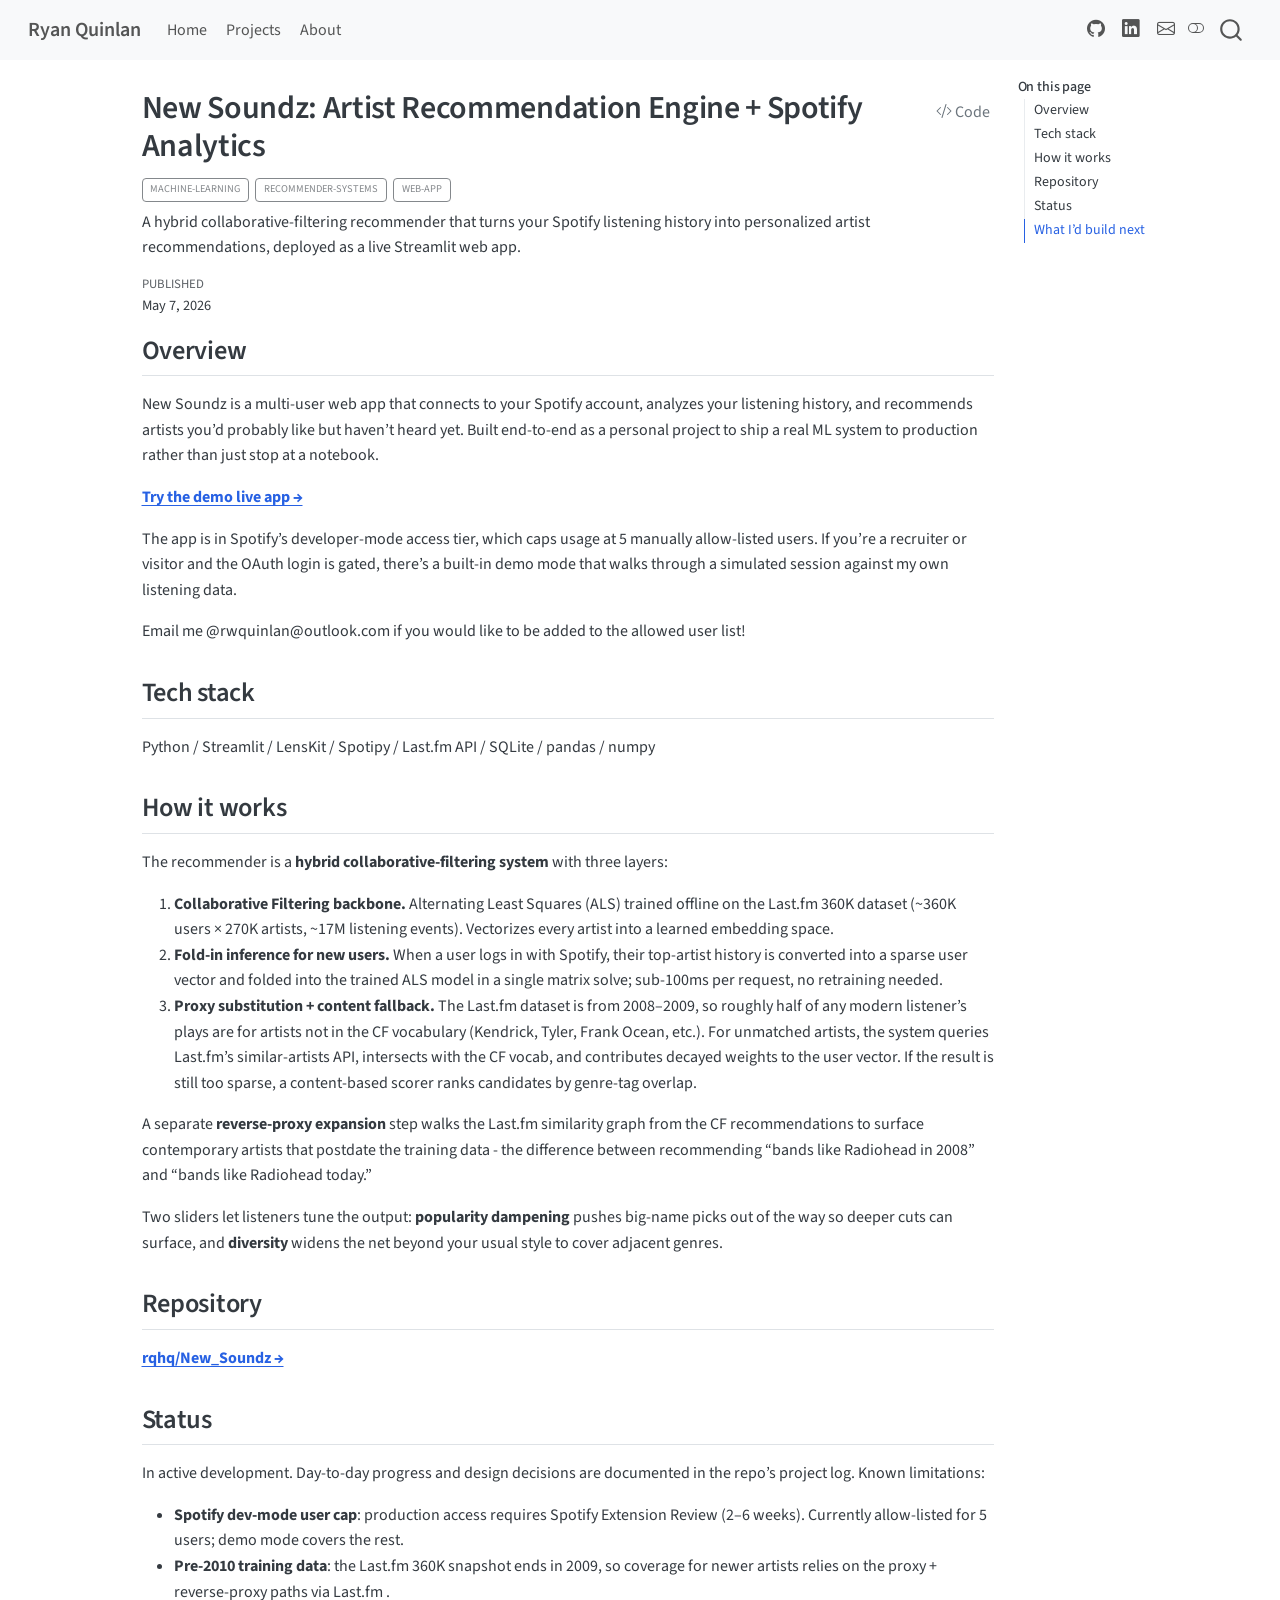
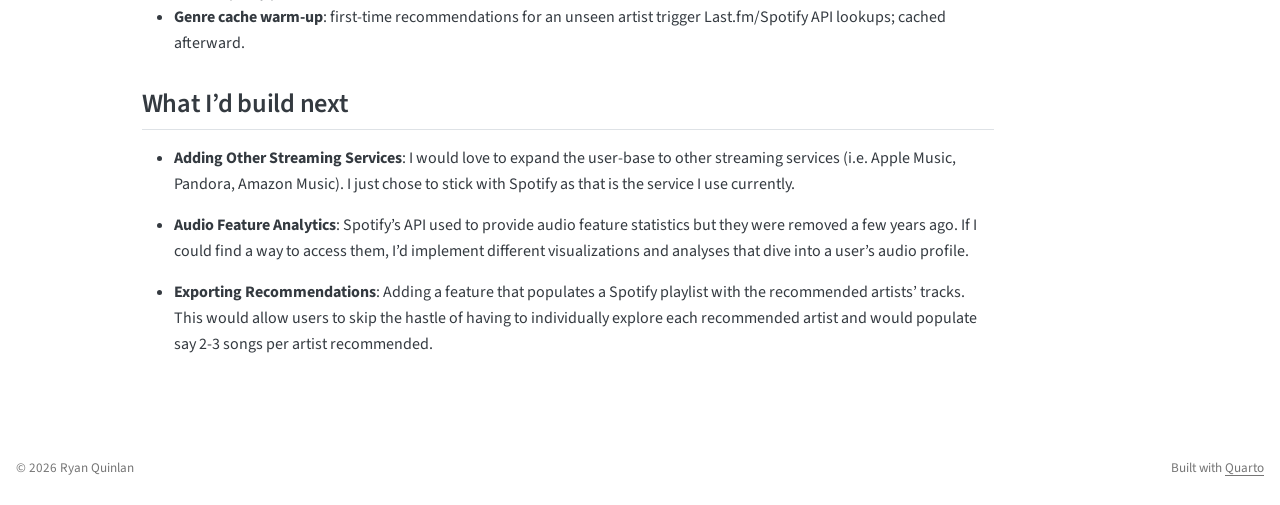
<file: docs/projects/New_Soundz.html>
<!DOCTYPE html>
<html xmlns="http://www.w3.org/1999/xhtml" lang="en" xml:lang="en"><head>

<meta charset="utf-8">
<meta name="generator" content="quarto-1.9.37">

<meta name="viewport" content="width=device-width, initial-scale=1.0, user-scalable=yes">

<meta name="dcterms.date" content="2026-05-07">
<meta name="description" content="A hybrid collaborative-filtering recommender that turns your Spotify listening history into personalized artist recommendations, deployed as a live Streamlit web app.">

<title>New Soundz: Artist Recommendation Engine + Spotify Analytics – Ryan Quinlan</title>
<style>
/* Default styles provided by pandoc.
** See https://pandoc.org/MANUAL.html#variables-for-html for config info.
*/
code{white-space: pre-wrap;}
span.smallcaps{font-variant: small-caps;}
div.columns{display: flex; gap: min(4vw, 1.5em);}
div.column{flex: auto; overflow-x: auto;}
div.hanging-indent{margin-left: 1.5em; text-indent: -1.5em;}
ul.task-list{list-style: none;}
ul.task-list li input[type="checkbox"] {
  width: 0.8em;
  margin: 0 0.8em 0.2em -1em; /* quarto-specific, see https://github.com/quarto-dev/quarto-cli/issues/4556 */ 
  vertical-align: middle;
}
/* CSS for syntax highlighting */
html { -webkit-text-size-adjust: 100%; }
pre > code.sourceCode { white-space: pre; position: relative; }
pre > code.sourceCode > span { display: inline-block; line-height: 1.25; }
pre > code.sourceCode > span:empty { height: 1.2em; }
.sourceCode { overflow: visible; }
code.sourceCode > span { color: inherit; text-decoration: inherit; }
div.sourceCode { margin: 1em 0; }
pre.sourceCode { margin: 0; }
@media screen {
div.sourceCode { overflow: auto; }
}
@media print {
pre > code.sourceCode { white-space: pre-wrap; }
pre > code.sourceCode > span { text-indent: -5em; padding-left: 5em; }
}
pre.numberSource code
  { counter-reset: source-line 0; }
pre.numberSource code > span
  { position: relative; left: -4em; counter-increment: source-line; }
pre.numberSource code > span > a:first-child::before
  { content: counter(source-line);
    position: relative; left: -1em; text-align: right; vertical-align: baseline;
    border: none; display: inline-block;
    -webkit-touch-callout: none; -webkit-user-select: none;
    -khtml-user-select: none; -moz-user-select: none;
    -ms-user-select: none; user-select: none;
    padding: 0 4px; width: 4em;
  }
pre.numberSource { margin-left: 3em;  padding-left: 4px; }
div.sourceCode
  {   }
@media screen {
pre > code.sourceCode > span > a:first-child::before { text-decoration: underline; }
}
</style>


<script src="../site_libs/quarto-nav/quarto-nav.js"></script>
<script src="../site_libs/clipboard/clipboard.min.js"></script>
<script src="../site_libs/quarto-search/autocomplete.umd.js"></script>
<script src="../site_libs/quarto-search/fuse.min.js"></script>
<script src="../site_libs/quarto-search/quarto-search.js"></script>
<meta name="quarto:offset" content="../">
<script src="../site_libs/quarto-html/quarto.js" type="module"></script>
<script src="../site_libs/quarto-html/tabsets/tabsets.js" type="module"></script>
<script src="../site_libs/quarto-html/popper.min.js"></script>
<script src="../site_libs/quarto-html/tippy.umd.min.js"></script>
<script src="../site_libs/quarto-html/anchor.min.js"></script>
<link href="../site_libs/quarto-html/tippy.css" rel="stylesheet">
<link href="../site_libs/quarto-html/quarto-syntax-highlighting-7f8f88aac4f3542376d5c11b86a4c14d.css" rel="stylesheet" class="quarto-color-scheme" id="quarto-text-highlighting-styles">
<link href="../site_libs/quarto-html/quarto-syntax-highlighting-dark-d0ae9245876894da5ac7e18953ecc5cc.css" rel="stylesheet" class="quarto-color-scheme quarto-color-alternate" id="quarto-text-highlighting-styles">
<link href="../site_libs/quarto-html/quarto-syntax-highlighting-7f8f88aac4f3542376d5c11b86a4c14d.css" rel="stylesheet" class="quarto-color-scheme-extra" id="quarto-text-highlighting-styles">
<script src="../site_libs/bootstrap/bootstrap.min.js"></script>
<link href="../site_libs/bootstrap/bootstrap-icons.css" rel="stylesheet">
<link href="../site_libs/bootstrap/bootstrap-61c1c92ea5b6942d29d62ba3caffb389.min.css" rel="stylesheet" append-hash="true" class="quarto-color-scheme" id="quarto-bootstrap" data-mode="light">
<link href="../site_libs/bootstrap/bootstrap-dark-345f71f8431ab28c725db33fa060910f.min.css" rel="stylesheet" append-hash="true" class="quarto-color-scheme quarto-color-alternate" id="quarto-bootstrap" data-mode="dark">
<link href="../site_libs/bootstrap/bootstrap-61c1c92ea5b6942d29d62ba3caffb389.min.css" rel="stylesheet" append-hash="true" class="quarto-color-scheme-extra" id="quarto-bootstrap" data-mode="light">
<script id="quarto-search-options" type="application/json">{
  "location": "navbar",
  "copy-button": false,
  "collapse-after": 3,
  "panel-placement": "end",
  "type": "overlay",
  "limit": 50,
  "keyboard-shortcut": [
    "f",
    "/",
    "s"
  ],
  "show-item-context": false,
  "language": {
    "search-no-results-text": "No results",
    "search-matching-documents-text": "matching documents",
    "search-copy-link-title": "Copy link to search",
    "search-hide-matches-text": "Hide additional matches",
    "search-more-match-text": "more match in this document",
    "search-more-matches-text": "more matches in this document",
    "search-clear-button-title": "Clear",
    "search-text-placeholder": "",
    "search-detached-cancel-button-title": "Cancel",
    "search-submit-button-title": "Submit",
    "search-label": "Search"
  }
}</script>


<link rel="stylesheet" href="../styles.css">
</head>

<body class="nav-fixed quarto-light"><script id="quarto-html-before-body" type="application/javascript">
    const toggleBodyColorMode = (bsSheetEl) => {
      const mode = bsSheetEl.getAttribute("data-mode");
      const bodyEl = window.document.querySelector("body");
      if (mode === "dark") {
        bodyEl.classList.add("quarto-dark");
        bodyEl.classList.remove("quarto-light");
      } else {
        bodyEl.classList.add("quarto-light");
        bodyEl.classList.remove("quarto-dark");
      }
    }
    const toggleBodyColorPrimary = () => {
      const bsSheetEl = window.document.querySelector("link#quarto-bootstrap:not([rel=disabled-stylesheet])");
      if (bsSheetEl) {
        toggleBodyColorMode(bsSheetEl);
      }
    }
    const setColorSchemeToggle = (alternate) => {
      const toggles = window.document.querySelectorAll('.quarto-color-scheme-toggle');
      for (let i=0; i < toggles.length; i++) {
        const toggle = toggles[i];
        if (toggle) {
          if (alternate) {
            toggle.classList.add("alternate");
          } else {
            toggle.classList.remove("alternate");
          }
        }
      }
    };
    const toggleColorMode = (alternate) => {
      // Switch the stylesheets
      const primaryStylesheets = window.document.querySelectorAll('link.quarto-color-scheme:not(.quarto-color-alternate)');
      const alternateStylesheets = window.document.querySelectorAll('link.quarto-color-scheme.quarto-color-alternate');
      manageTransitions('#quarto-margin-sidebar .nav-link', false);
      if (alternate) {
        // note: dark is layered on light, we don't disable primary!
        enableStylesheet(alternateStylesheets);
        for (const sheetNode of alternateStylesheets) {
          if (sheetNode.id === "quarto-bootstrap") {
            toggleBodyColorMode(sheetNode);
          }
        }
      } else {
        disableStylesheet(alternateStylesheets);
        enableStylesheet(primaryStylesheets)
        toggleBodyColorPrimary();
      }
      manageTransitions('#quarto-margin-sidebar .nav-link', true);
      // Switch the toggles
      setColorSchemeToggle(alternate)
      // Hack to workaround the fact that safari doesn't
      // properly recolor the scrollbar when toggling (#1455)
      if (navigator.userAgent.indexOf('Safari') > 0 && navigator.userAgent.indexOf('Chrome') == -1) {
        manageTransitions("body", false);
        window.scrollTo(0, 1);
        setTimeout(() => {
          window.scrollTo(0, 0);
          manageTransitions("body", true);
        }, 40);
      }
    }
    const disableStylesheet = (stylesheets) => {
      for (let i=0; i < stylesheets.length; i++) {
        const stylesheet = stylesheets[i];
        stylesheet.rel = 'disabled-stylesheet';
      }
    }
    const enableStylesheet = (stylesheets) => {
      for (let i=0; i < stylesheets.length; i++) {
        const stylesheet = stylesheets[i];
        if(stylesheet.rel !== 'stylesheet') { // for Chrome, which will still FOUC without this check
          stylesheet.rel = 'stylesheet';
        }
      }
    }
    const manageTransitions = (selector, allowTransitions) => {
      const els = window.document.querySelectorAll(selector);
      for (let i=0; i < els.length; i++) {
        const el = els[i];
        if (allowTransitions) {
          el.classList.remove('notransition');
        } else {
          el.classList.add('notransition');
        }
      }
    }
    const isFileUrl = () => {
      return window.location.protocol === 'file:';
    }
    const hasAlternateSentinel = () => {
      let styleSentinel = getColorSchemeSentinel();
      if (styleSentinel !== null) {
        return styleSentinel === "alternate";
      } else {
        return false;
      }
    }
    const setStyleSentinel = (alternate) => {
      const value = alternate ? "alternate" : "default";
      if (!isFileUrl()) {
        window.localStorage.setItem("quarto-color-scheme", value);
      } else {
        localAlternateSentinel = value;
      }
    }
    const getColorSchemeSentinel = () => {
      if (!isFileUrl()) {
        const storageValue = window.localStorage.getItem("quarto-color-scheme");
        return storageValue != null ? storageValue : localAlternateSentinel;
      } else {
        return localAlternateSentinel;
      }
    }
    const toggleGiscusIfUsed = (isAlternate, darkModeDefault) => {
      const baseTheme = document.querySelector('#giscus-base-theme')?.value ?? 'light';
      const alternateTheme = document.querySelector('#giscus-alt-theme')?.value ?? 'dark';
      let newTheme = '';
      if(authorPrefersDark) {
        newTheme = isAlternate ? baseTheme : alternateTheme;
      } else {
        newTheme = isAlternate ? alternateTheme : baseTheme;
      }
      const changeGiscusTheme = () => {
        // From: https://github.com/giscus/giscus/issues/336
        const sendMessage = (message) => {
          const iframe = document.querySelector('iframe.giscus-frame');
          if (!iframe) return;
          iframe.contentWindow.postMessage({ giscus: message }, 'https://giscus.app');
        }
        sendMessage({
          setConfig: {
            theme: newTheme
          }
        });
      }
      const isGiscussLoaded = window.document.querySelector('iframe.giscus-frame') !== null;
      if (isGiscussLoaded) {
        changeGiscusTheme();
      }
    };
    const authorPrefersDark = false;
    const darkModeDefault = authorPrefersDark;
      document.querySelector('link#quarto-text-highlighting-styles.quarto-color-scheme-extra').rel = 'disabled-stylesheet';
      document.querySelector('link#quarto-bootstrap.quarto-color-scheme-extra').rel = 'disabled-stylesheet';
    let localAlternateSentinel = darkModeDefault ? 'alternate' : 'default';
    // Dark / light mode switch
    window.quartoToggleColorScheme = () => {
      // Read the current dark / light value
      let toAlternate = !hasAlternateSentinel();
      toggleColorMode(toAlternate);
      setStyleSentinel(toAlternate);
      toggleGiscusIfUsed(toAlternate, darkModeDefault);
      window.dispatchEvent(new Event('resize'));
    };
    // Switch to dark mode if need be
    if (hasAlternateSentinel()) {
      toggleColorMode(true);
    } else {
      toggleColorMode(false);
    }
  </script>

<div id="quarto-search-results"></div>
  <header id="quarto-header" class="headroom fixed-top">
    <nav class="navbar navbar-expand-lg " data-bs-theme="dark">
      <div class="navbar-container container-fluid">
      <div class="navbar-brand-container mx-auto">
    <a class="navbar-brand" href="../index.html">
    <span class="navbar-title">Ryan Quinlan</span>
    </a>
  </div>
            <div id="quarto-search" class="" title="Search"></div>
          <button class="navbar-toggler" type="button" data-bs-toggle="collapse" data-bs-target="#navbarCollapse" aria-controls="navbarCollapse" role="menu" aria-expanded="false" aria-label="Toggle navigation" onclick="if (window.quartoToggleHeadroom) { window.quartoToggleHeadroom(); }">
  <span class="navbar-toggler-icon"></span>
</button>
          <div class="collapse navbar-collapse" id="navbarCollapse">
            <ul class="navbar-nav navbar-nav-scroll me-auto">
  <li class="nav-item">
    <a class="nav-link" href="../index.html"> 
<span class="menu-text">Home</span></a>
  </li>  
  <li class="nav-item">
    <a class="nav-link" href="../projects/index.html"> 
<span class="menu-text">Projects</span></a>
  </li>  
  <li class="nav-item">
    <a class="nav-link" href="../about.html"> 
<span class="menu-text">About</span></a>
  </li>  
</ul>
            <ul class="navbar-nav navbar-nav-scroll ms-auto">
  <li class="nav-item compact">
    <a class="nav-link" href="https://github.com/rqhq"> <i class="bi bi-github" role="img" aria-label="GitHub">
</i> 
<span class="menu-text"></span></a>
  </li>  
  <li class="nav-item compact">
    <a class="nav-link" href="https://www.linkedin.com/in/ryan-w-quinlan"> <i class="bi bi-linkedin" role="img" aria-label="LinkedIn">
</i> 
<span class="menu-text"></span></a>
  </li>  
  <li class="nav-item compact">
    <a class="nav-link" href="mailto:rwquinlan@outlook.com"> <i class="bi bi-envelope" role="img" aria-label="Email">
</i> 
<span class="menu-text"></span></a>
  </li>  
</ul>
          </div> <!-- /navcollapse -->
            <div class="quarto-navbar-tools">
  <a href="" class="quarto-color-scheme-toggle quarto-navigation-tool  px-1" onclick="window.quartoToggleColorScheme(); return false;" title="Toggle dark mode"><i class="bi"></i></a>
</div>
      </div> <!-- /container-fluid -->
    </nav>
</header>
<!-- content -->
<div id="quarto-content" class="quarto-container page-columns page-rows-contents page-layout-article page-navbar">
<!-- sidebar -->
<!-- margin-sidebar -->
    <div id="quarto-margin-sidebar" class="sidebar margin-sidebar">
        <nav id="TOC" role="doc-toc" class="toc-active">
    <h2 id="toc-title">On this page</h2>
   
  <ul>
  <li><a href="#overview" id="toc-overview" class="nav-link active" data-scroll-target="#overview">Overview</a></li>
  <li><a href="#tech-stack" id="toc-tech-stack" class="nav-link" data-scroll-target="#tech-stack">Tech stack</a></li>
  <li><a href="#how-it-works" id="toc-how-it-works" class="nav-link" data-scroll-target="#how-it-works">How it works</a></li>
  <li><a href="#repository" id="toc-repository" class="nav-link" data-scroll-target="#repository">Repository</a></li>
  <li><a href="#status" id="toc-status" class="nav-link" data-scroll-target="#status">Status</a></li>
  <li><a href="#what-id-build-next" id="toc-what-id-build-next" class="nav-link" data-scroll-target="#what-id-build-next">What I’d build next</a></li>
  </ul>
</nav>
    </div>
<!-- main -->
<main class="content" id="quarto-document-content">


<header id="title-block-header" class="quarto-title-block default">
<div class="quarto-title">
<div class="quarto-title-block"><div><h1 class="title">New Soundz: Artist Recommendation Engine + Spotify Analytics</h1><button type="button" class="btn code-tools-button" id="quarto-code-tools-source"><i class="bi"></i> Code</button></div></div>
  <div class="quarto-categories">
    <div class="quarto-category">machine-learning</div>
    <div class="quarto-category">recommender-systems</div>
    <div class="quarto-category">web-app</div>
  </div>
  </div>

<div>
  <div class="description">
    A hybrid collaborative-filtering recommender that turns your Spotify listening history into personalized artist recommendations, deployed as a live Streamlit web app.
  </div>
</div>


<div class="quarto-title-meta">

    
    <div>
    <div class="quarto-title-meta-heading">Published</div>
    <div class="quarto-title-meta-contents">
      <p class="date">May 7, 2026</p>
    </div>
  </div>
  
    
  </div>
  


</header>


<section id="overview" class="level2">
<h2 class="anchored" data-anchor-id="overview">Overview</h2>
<p>New Soundz is a multi-user web app that connects to your Spotify account, analyzes your listening history, and recommends artists you’d probably like but haven’t heard yet. Built end-to-end as a personal project to ship a real ML system to production rather than just stop at a notebook.</p>
<p><a href="https://new-soundz.streamlit.app/"><strong>Try the demo live app →</strong></a></p>
<p>The app is in Spotify’s developer-mode access tier, which caps usage at 5 manually allow-listed users. If you’re a recruiter or visitor and the OAuth login is gated, there’s a built-in demo mode that walks through a simulated session against my own listening data.</p>
<p>Email me <span class="citation" data-cites="rwquinlan">@rwquinlan</span><span class="citation" data-cites="outlook.com">@outlook.com</span> if you would like to be added to the allowed user list!</p>
</section>
<section id="tech-stack" class="level2">
<h2 class="anchored" data-anchor-id="tech-stack">Tech stack</h2>
<p>Python / Streamlit / LensKit / Spotipy / Last.fm API / SQLite / pandas / numpy</p>
</section>
<section id="how-it-works" class="level2">
<h2 class="anchored" data-anchor-id="how-it-works">How it works</h2>
<p>The recommender is a <strong>hybrid collaborative-filtering system</strong> with three layers:</p>
<ol type="1">
<li><strong>Collaborative Filtering backbone.</strong> Alternating Least Squares (ALS) trained offline on the Last.fm 360K dataset (~360K users × 270K artists, ~17M listening events). Vectorizes every artist into a learned embedding space.</li>
<li><strong>Fold-in inference for new users.</strong> When a user logs in with Spotify, their top-artist history is converted into a sparse user vector and folded into the trained ALS model in a single matrix solve; sub-100ms per request, no retraining needed.</li>
<li><strong>Proxy substitution + content fallback.</strong> The Last.fm dataset is from 2008–2009, so roughly half of any modern listener’s plays are for artists not in the CF vocabulary (Kendrick, Tyler, Frank Ocean, etc.). For unmatched artists, the system queries Last.fm’s similar-artists API, intersects with the CF vocab, and contributes decayed weights to the user vector. If the result is still too sparse, a content-based scorer ranks candidates by genre-tag overlap.</li>
</ol>
<p>A separate <strong>reverse-proxy expansion</strong> step walks the Last.fm similarity graph from the CF recommendations to surface contemporary artists that postdate the training data - the difference between recommending “bands like Radiohead in 2008” and “bands like Radiohead today.”</p>
<p>Two sliders let listeners tune the output: <strong>popularity dampening</strong> pushes big-name picks out of the way so deeper cuts can surface, and <strong>diversity</strong> widens the net beyond your usual style to cover adjacent genres.</p>
</section>
<section id="repository" class="level2">
<h2 class="anchored" data-anchor-id="repository">Repository</h2>
<p><a href="https://github.com/rqhq/New_Soundz"><strong>rqhq/New_Soundz →</strong></a></p>
</section>
<section id="status" class="level2">
<h2 class="anchored" data-anchor-id="status">Status</h2>
<p>In active development. Day-to-day progress and design decisions are documented in the repo’s project log. Known limitations:</p>
<ul>
<li><strong>Spotify dev-mode user cap</strong>: production access requires Spotify Extension Review (2–6 weeks). Currently allow-listed for 5 users; demo mode covers the rest.</li>
<li><strong>Pre-2010 training data</strong>: the Last.fm 360K snapshot ends in 2009, so coverage for newer artists relies on the proxy + reverse-proxy paths via Last.fm .</li>
<li><strong>Genre cache warm-up</strong>: first-time recommendations for an unseen artist trigger Last.fm/Spotify API lookups; cached afterward.</li>
</ul>
</section>
<section id="what-id-build-next" class="level2">
<h2 class="anchored" data-anchor-id="what-id-build-next">What I’d build next</h2>
<ul>
<li><p><strong>Adding Other Streaming Services</strong>: I would love to expand the user-base to other streaming services (i.e.&nbsp;Apple Music, Pandora, Amazon Music). I just chose to stick with Spotify as that is the service I use currently.</p></li>
<li><p><strong>Audio Feature Analytics</strong>: Spotify’s API used to provide audio feature statistics but they were removed a few years ago. If I could find a way to access them, I’d implement different visualizations and analyses that dive into a user’s audio profile.</p></li>
<li><p><strong>Exporting Recommendations</strong>: Adding a feature that populates a Spotify playlist with the recommended artists’ tracks. This would allow users to skip the hastle of having to individually explore each recommended artist and would populate say 2-3 songs per artist recommended.</p></li>
</ul>


<!-- -->

</section>

</main> <!-- /main -->
<script id="quarto-html-after-body" type="application/javascript">
  window.document.addEventListener("DOMContentLoaded", function (event) {
    // Ensure there is a toggle, if there isn't float one in the top right
    if (window.document.querySelector('.quarto-color-scheme-toggle') === null) {
      const a = window.document.createElement('a');
      a.classList.add('top-right');
      a.classList.add('quarto-color-scheme-toggle');
      a.href = "";
      a.onclick = function() { try { window.quartoToggleColorScheme(); } catch {} return false; };
      const i = window.document.createElement("i");
      i.classList.add('bi');
      a.appendChild(i);
      window.document.body.appendChild(a);
    }
    setColorSchemeToggle(hasAlternateSentinel())
    const icon = "";
    const anchorJS = new window.AnchorJS();
    anchorJS.options = {
      placement: 'right',
      icon: icon
    };
    anchorJS.add('.anchored');
    const isCodeAnnotation = (el) => {
      for (const clz of el.classList) {
        if (clz.startsWith('code-annotation-')) {                     
          return true;
        }
      }
      return false;
    }
    const onCopySuccess = function(e) {
      // button target
      const button = e.trigger;
      // don't keep focus
      button.blur();
      // flash "checked"
      button.classList.add('code-copy-button-checked');
      var currentTitle = button.getAttribute("title");
      button.setAttribute("title", "Copied!");
      let tooltip;
      if (window.bootstrap) {
        button.setAttribute("data-bs-toggle", "tooltip");
        button.setAttribute("data-bs-placement", "left");
        button.setAttribute("data-bs-title", "Copied!");
        tooltip = new bootstrap.Tooltip(button, 
          { trigger: "manual", 
            customClass: "code-copy-button-tooltip",
            offset: [0, -8]});
        tooltip.show();    
      }
      setTimeout(function() {
        if (tooltip) {
          tooltip.hide();
          button.removeAttribute("data-bs-title");
          button.removeAttribute("data-bs-toggle");
          button.removeAttribute("data-bs-placement");
        }
        button.setAttribute("title", currentTitle);
        button.classList.remove('code-copy-button-checked');
      }, 1000);
      // clear code selection
      e.clearSelection();
    }
    const getTextToCopy = function(trigger) {
      const outerScaffold = trigger.parentElement.cloneNode(true);
      const codeEl = outerScaffold.querySelector('code');
      for (const childEl of codeEl.children) {
        if (isCodeAnnotation(childEl)) {
          childEl.remove();
        }
      }
      return codeEl.innerText;
    }
    const clipboard = new window.ClipboardJS('.code-copy-button:not([data-in-quarto-modal])', {
      text: getTextToCopy
    });
    clipboard.on('success', onCopySuccess);
    if (window.document.getElementById('quarto-embedded-source-code-modal')) {
      const clipboardModal = new window.ClipboardJS('.code-copy-button[data-in-quarto-modal]', {
        text: getTextToCopy,
        container: window.document.getElementById('quarto-embedded-source-code-modal')
      });
      clipboardModal.on('success', onCopySuccess);
    }
    const viewSource = window.document.getElementById('quarto-view-source') ||
                       window.document.getElementById('quarto-code-tools-source');
    if (viewSource) {
      const sourceUrl = viewSource.getAttribute("data-quarto-source-url");
      viewSource.addEventListener("click", function(e) {
        if (sourceUrl) {
          // rstudio viewer pane
          if (/\bcapabilities=\b/.test(window.location)) {
            window.open(sourceUrl);
          } else {
            window.location.href = sourceUrl;
          }
        } else {
          const modal = new bootstrap.Modal(document.getElementById('quarto-embedded-source-code-modal'));
          modal.show();
        }
        return false;
      });
    }
    function toggleCodeHandler(show) {
      return function(e) {
        const detailsSrc = window.document.querySelectorAll(".cell > details > .sourceCode");
        for (let i=0; i<detailsSrc.length; i++) {
          const details = detailsSrc[i].parentElement;
          if (show) {
            details.open = true;
          } else {
            details.removeAttribute("open");
          }
        }
        const cellCodeDivs = window.document.querySelectorAll(".cell > .sourceCode");
        const fromCls = show ? "hidden" : "unhidden";
        const toCls = show ? "unhidden" : "hidden";
        for (let i=0; i<cellCodeDivs.length; i++) {
          const codeDiv = cellCodeDivs[i];
          if (codeDiv.classList.contains(fromCls)) {
            codeDiv.classList.remove(fromCls);
            codeDiv.classList.add(toCls);
          } 
        }
        return false;
      }
    }
    const hideAllCode = window.document.getElementById("quarto-hide-all-code");
    if (hideAllCode) {
      hideAllCode.addEventListener("click", toggleCodeHandler(false));
    }
    const showAllCode = window.document.getElementById("quarto-show-all-code");
    if (showAllCode) {
      showAllCode.addEventListener("click", toggleCodeHandler(true));
    }
      var localhostRegex = new RegExp(/^(?:http|https):\/\/localhost\:?[0-9]*\//);
      var mailtoRegex = new RegExp(/^mailto:/);
        var filterRegex = new RegExp('/' + window.location.host + '/');
      var isInternal = (href) => {
          return filterRegex.test(href) || localhostRegex.test(href) || mailtoRegex.test(href);
      }
      // Inspect non-navigation links and adorn them if external
     var links = window.document.querySelectorAll('a[href]:not(.nav-link):not(.navbar-brand):not(.toc-action):not(.sidebar-link):not(.sidebar-item-toggle):not(.pagination-link):not(.no-external):not([aria-hidden]):not(.dropdown-item):not(.quarto-navigation-tool):not(.about-link)');
      for (var i=0; i<links.length; i++) {
        const link = links[i];
        if (!isInternal(link.href)) {
          // undo the damage that might have been done by quarto-nav.js in the case of
          // links that we want to consider external
          if (link.dataset.originalHref !== undefined) {
            link.href = link.dataset.originalHref;
          }
        }
      }
    function tippyHover(el, contentFn, onTriggerFn, onUntriggerFn) {
      const config = {
        allowHTML: true,
        maxWidth: 500,
        delay: 100,
        arrow: false,
        appendTo: function(el) {
            return el.parentElement;
        },
        interactive: true,
        interactiveBorder: 10,
        theme: 'quarto',
        placement: 'bottom-start',
      };
      if (contentFn) {
        config.content = contentFn;
      }
      if (onTriggerFn) {
        config.onTrigger = onTriggerFn;
      }
      if (onUntriggerFn) {
        config.onUntrigger = onUntriggerFn;
      }
      window.tippy(el, config); 
    }
    const noterefs = window.document.querySelectorAll('a[role="doc-noteref"]');
    for (var i=0; i<noterefs.length; i++) {
      const ref = noterefs[i];
      tippyHover(ref, function() {
        // use id or data attribute instead here
        let href = ref.getAttribute('data-footnote-href') || ref.getAttribute('href');
        try { href = new URL(href).hash; } catch {}
        const id = href.replace(/^#\/?/, "");
        const note = window.document.getElementById(id);
        if (note) {
          return note.innerHTML;
        } else {
          return "";
        }
      });
    }
    const xrefs = window.document.querySelectorAll('a.quarto-xref');
    const processXRef = (id, note) => {
      // Strip column container classes
      const stripColumnClz = (el) => {
        el.classList.remove("page-full", "page-columns");
        if (el.children) {
          for (const child of el.children) {
            stripColumnClz(child);
          }
        }
      }
      stripColumnClz(note)
      if (id === null || id.startsWith('sec-')) {
        // Special case sections, only their first couple elements
        const container = document.createElement("div");
        if (note.children && note.children.length > 2) {
          container.appendChild(note.children[0].cloneNode(true));
          for (let i = 1; i < note.children.length; i++) {
            const child = note.children[i];
            if (child.tagName === "P" && child.innerText === "") {
              continue;
            } else {
              container.appendChild(child.cloneNode(true));
              break;
            }
          }
          if (window.Quarto?.typesetMath) {
            window.Quarto.typesetMath(container);
          }
          return container.innerHTML
        } else {
          if (window.Quarto?.typesetMath) {
            window.Quarto.typesetMath(note);
          }
          return note.innerHTML;
        }
      } else {
        // Remove any anchor links if they are present
        const anchorLink = note.querySelector('a.anchorjs-link');
        if (anchorLink) {
          anchorLink.remove();
        }
        if (window.Quarto?.typesetMath) {
          window.Quarto.typesetMath(note);
        }
        if (note.classList.contains("callout")) {
          return note.outerHTML;
        } else {
          return note.innerHTML;
        }
      }
    }
    for (var i=0; i<xrefs.length; i++) {
      const xref = xrefs[i];
      tippyHover(xref, undefined, function(instance) {
        instance.disable();
        let url = xref.getAttribute('href');
        let hash = undefined; 
        if (url.startsWith('#')) {
          hash = url;
        } else {
          try { hash = new URL(url).hash; } catch {}
        }
        if (hash) {
          const id = hash.replace(/^#\/?/, "");
          const note = window.document.getElementById(id);
          if (note !== null) {
            try {
              const html = processXRef(id, note.cloneNode(true));
              instance.setContent(html);
            } finally {
              instance.enable();
              instance.show();
            }
          } else {
            // See if we can fetch this
            fetch(url.split('#')[0])
            .then(res => res.text())
            .then(html => {
              const parser = new DOMParser();
              const htmlDoc = parser.parseFromString(html, "text/html");
              const note = htmlDoc.getElementById(id);
              if (note !== null) {
                const html = processXRef(id, note);
                instance.setContent(html);
              } 
            }).finally(() => {
              instance.enable();
              instance.show();
            });
          }
        } else {
          // See if we can fetch a full url (with no hash to target)
          // This is a special case and we should probably do some content thinning / targeting
          fetch(url)
          .then(res => res.text())
          .then(html => {
            const parser = new DOMParser();
            const htmlDoc = parser.parseFromString(html, "text/html");
            const note = htmlDoc.querySelector('main.content');
            if (note !== null) {
              // This should only happen for chapter cross references
              // (since there is no id in the URL)
              // remove the first header
              if (note.children.length > 0 && note.children[0].tagName === "HEADER") {
                note.children[0].remove();
              }
              const html = processXRef(null, note);
              instance.setContent(html);
            } 
          }).finally(() => {
            instance.enable();
            instance.show();
          });
        }
      }, function(instance) {
      });
    }
        let selectedAnnoteEl;
        const selectorForAnnotation = ( cell, annotation) => {
          let cellAttr = 'data-code-cell="' + cell + '"';
          let lineAttr = 'data-code-annotation="' +  annotation + '"';
          const selector = 'span[' + cellAttr + '][' + lineAttr + ']';
          return selector;
        }
        const selectCodeLines = (annoteEl) => {
          const doc = window.document;
          const targetCell = annoteEl.getAttribute("data-target-cell");
          const targetAnnotation = annoteEl.getAttribute("data-target-annotation");
          const annoteSpan = window.document.querySelector(selectorForAnnotation(targetCell, targetAnnotation));
          const lines = annoteSpan.getAttribute("data-code-lines").split(",");
          const lineIds = lines.map((line) => {
            return targetCell + "-" + line;
          })
          let top = null;
          let height = null;
          let parent = null;
          if (lineIds.length > 0) {
              //compute the position of the single el (top and bottom and make a div)
              const el = window.document.getElementById(lineIds[0]);
              top = el.offsetTop;
              height = el.offsetHeight;
              parent = el.parentElement.parentElement;
            if (lineIds.length > 1) {
              const lastEl = window.document.getElementById(lineIds[lineIds.length - 1]);
              const bottom = lastEl.offsetTop + lastEl.offsetHeight;
              height = bottom - top;
            }
            if (top !== null && height !== null && parent !== null) {
              // cook up a div (if necessary) and position it 
              let div = window.document.getElementById("code-annotation-line-highlight");
              if (div === null) {
                div = window.document.createElement("div");
                div.setAttribute("id", "code-annotation-line-highlight");
                div.style.position = 'absolute';
                parent.appendChild(div);
              }
              div.style.top = top - 2 + "px";
              div.style.height = height + 4 + "px";
              div.style.left = 0;
              let gutterDiv = window.document.getElementById("code-annotation-line-highlight-gutter");
              if (gutterDiv === null) {
                gutterDiv = window.document.createElement("div");
                gutterDiv.setAttribute("id", "code-annotation-line-highlight-gutter");
                gutterDiv.style.position = 'absolute';
                const codeCell = window.document.getElementById(targetCell);
                const gutter = codeCell.querySelector('.code-annotation-gutter');
                gutter.appendChild(gutterDiv);
              }
              gutterDiv.style.top = top - 2 + "px";
              gutterDiv.style.height = height + 4 + "px";
            }
            selectedAnnoteEl = annoteEl;
          }
        };
        const unselectCodeLines = () => {
          const elementsIds = ["code-annotation-line-highlight", "code-annotation-line-highlight-gutter"];
          elementsIds.forEach((elId) => {
            const div = window.document.getElementById(elId);
            if (div) {
              div.remove();
            }
          });
          selectedAnnoteEl = undefined;
        };
          // Handle positioning of the toggle
      window.addEventListener(
        "resize",
        throttle(() => {
          elRect = undefined;
          if (selectedAnnoteEl) {
            selectCodeLines(selectedAnnoteEl);
          }
        }, 10)
      );
      function throttle(fn, ms) {
      let throttle = false;
      let timer;
        return (...args) => {
          if(!throttle) { // first call gets through
              fn.apply(this, args);
              throttle = true;
          } else { // all the others get throttled
              if(timer) clearTimeout(timer); // cancel #2
              timer = setTimeout(() => {
                fn.apply(this, args);
                timer = throttle = false;
              }, ms);
          }
        };
      }
        // Attach click handler to the DT
        const annoteDls = window.document.querySelectorAll('dt[data-target-cell]');
        for (const annoteDlNode of annoteDls) {
          annoteDlNode.addEventListener('click', (event) => {
            const clickedEl = event.target;
            if (clickedEl !== selectedAnnoteEl) {
              unselectCodeLines();
              const activeEl = window.document.querySelector('dt[data-target-cell].code-annotation-active');
              if (activeEl) {
                activeEl.classList.remove('code-annotation-active');
              }
              selectCodeLines(clickedEl);
              clickedEl.classList.add('code-annotation-active');
            } else {
              // Unselect the line
              unselectCodeLines();
              clickedEl.classList.remove('code-annotation-active');
            }
          });
        }
    const findCites = (el) => {
      const parentEl = el.parentElement;
      if (parentEl) {
        const cites = parentEl.dataset.cites;
        if (cites) {
          return {
            el,
            cites: cites.split(' ')
          };
        } else {
          return findCites(el.parentElement)
        }
      } else {
        return undefined;
      }
    };
    var bibliorefs = window.document.querySelectorAll('a[role="doc-biblioref"]');
    for (var i=0; i<bibliorefs.length; i++) {
      const ref = bibliorefs[i];
      const citeInfo = findCites(ref);
      if (citeInfo) {
        tippyHover(citeInfo.el, function() {
          var popup = window.document.createElement('div');
          citeInfo.cites.forEach(function(cite) {
            var citeDiv = window.document.createElement('div');
            citeDiv.classList.add('hanging-indent');
            citeDiv.classList.add('csl-entry');
            var biblioDiv = window.document.getElementById('ref-' + cite);
            if (biblioDiv) {
              citeDiv.innerHTML = biblioDiv.innerHTML;
            }
            popup.appendChild(citeDiv);
          });
          return popup.innerHTML;
        });
      }
    }
  });
  </script><div class="modal fade" id="quarto-embedded-source-code-modal" tabindex="-1" aria-labelledby="quarto-embedded-source-code-modal-label" aria-hidden="true"><div class="modal-dialog modal-dialog-scrollable"><div class="modal-content"><div class="modal-header"><h5 class="modal-title" id="quarto-embedded-source-code-modal-label">Source Code</h5><button class="btn-close" data-bs-dismiss="modal"></button></div><div class="modal-body"><div class="">
<div class="code-copy-outer-scaffold"><div class="sourceCode" id="cb1" data-shortcodes="false"><pre class="sourceCode markdown code-with-copy"><code class="sourceCode markdown"><span id="cb1-1"><a href="#cb1-1" aria-hidden="true" tabindex="-1"></a><span class="co">---</span></span>
<span id="cb1-2"><a href="#cb1-2" aria-hidden="true" tabindex="-1"></a><span class="an">title:</span><span class="co"> "New Soundz: Artist Recommendation Engine + Spotify Analytics"</span></span>
<span id="cb1-3"><a href="#cb1-3" aria-hidden="true" tabindex="-1"></a><span class="an">description:</span><span class="co"> "A hybrid collaborative-filtering recommender that turns your Spotify listening history into personalized artist recommendations, deployed as a live Streamlit web app."</span></span>
<span id="cb1-4"><a href="#cb1-4" aria-hidden="true" tabindex="-1"></a><span class="an">date:</span><span class="co"> "2026-05-07"</span></span>
<span id="cb1-5"><a href="#cb1-5" aria-hidden="true" tabindex="-1"></a><span class="an">categories:</span><span class="co"> [machine-learning, recommender-systems, web-app]</span></span>
<span id="cb1-6"><a href="#cb1-6" aria-hidden="true" tabindex="-1"></a><span class="an">image:</span><span class="co"> ../images/new-soundz-hero.png</span></span>
<span id="cb1-7"><a href="#cb1-7" aria-hidden="true" tabindex="-1"></a><span class="an">image-alt:</span><span class="co"> "Thumbnail for the New Soundz Spotify recommender app"</span></span>
<span id="cb1-8"><a href="#cb1-8" aria-hidden="true" tabindex="-1"></a><span class="an">format:</span></span>
<span id="cb1-9"><a href="#cb1-9" aria-hidden="true" tabindex="-1"></a><span class="co">  html:</span></span>
<span id="cb1-10"><a href="#cb1-10" aria-hidden="true" tabindex="-1"></a><span class="co">    code-fold: true</span></span>
<span id="cb1-11"><a href="#cb1-11" aria-hidden="true" tabindex="-1"></a><span class="co">    code-tools: true</span></span>
<span id="cb1-12"><a href="#cb1-12" aria-hidden="true" tabindex="-1"></a><span class="co">---</span></span>
<span id="cb1-13"><a href="#cb1-13" aria-hidden="true" tabindex="-1"></a></span>
<span id="cb1-14"><a href="#cb1-14" aria-hidden="true" tabindex="-1"></a><span class="fu">## Overview</span></span>
<span id="cb1-15"><a href="#cb1-15" aria-hidden="true" tabindex="-1"></a></span>
<span id="cb1-16"><a href="#cb1-16" aria-hidden="true" tabindex="-1"></a>New Soundz is a multi-user web app that connects to your Spotify account, analyzes your listening history, and recommends artists you'd probably like but haven't heard yet. Built end-to-end as a personal project to ship a real ML system to production rather than just stop at a notebook. </span>
<span id="cb1-17"><a href="#cb1-17" aria-hidden="true" tabindex="-1"></a></span>
<span id="cb1-18"><a href="#cb1-18" aria-hidden="true" tabindex="-1"></a><span class="co">[</span><span class="ot">**Try the demo live app →**</span><span class="co">](https://new-soundz.streamlit.app/)</span></span>
<span id="cb1-19"><a href="#cb1-19" aria-hidden="true" tabindex="-1"></a></span>
<span id="cb1-20"><a href="#cb1-20" aria-hidden="true" tabindex="-1"></a>The app is in Spotify's developer-mode access tier, which caps usage at 5 manually allow-listed users. If you're a recruiter or visitor and the OAuth login is gated, there's a built-in demo mode that walks through a simulated session against my own listening data.</span>
<span id="cb1-21"><a href="#cb1-21" aria-hidden="true" tabindex="-1"></a></span>
<span id="cb1-22"><a href="#cb1-22" aria-hidden="true" tabindex="-1"></a>Email me @rwquinlan@outlook.com if you would like to be added to the allowed user list!</span>
<span id="cb1-23"><a href="#cb1-23" aria-hidden="true" tabindex="-1"></a></span>
<span id="cb1-24"><a href="#cb1-24" aria-hidden="true" tabindex="-1"></a><span class="fu">## Tech stack</span></span>
<span id="cb1-25"><a href="#cb1-25" aria-hidden="true" tabindex="-1"></a></span>
<span id="cb1-26"><a href="#cb1-26" aria-hidden="true" tabindex="-1"></a>Python / Streamlit / LensKit / Spotipy / Last.fm API / SQLite / pandas / numpy</span>
<span id="cb1-27"><a href="#cb1-27" aria-hidden="true" tabindex="-1"></a></span>
<span id="cb1-28"><a href="#cb1-28" aria-hidden="true" tabindex="-1"></a><span class="fu">## How it works</span></span>
<span id="cb1-29"><a href="#cb1-29" aria-hidden="true" tabindex="-1"></a></span>
<span id="cb1-30"><a href="#cb1-30" aria-hidden="true" tabindex="-1"></a>The recommender is a **hybrid collaborative-filtering system** with three layers:</span>
<span id="cb1-31"><a href="#cb1-31" aria-hidden="true" tabindex="-1"></a></span>
<span id="cb1-32"><a href="#cb1-32" aria-hidden="true" tabindex="-1"></a><span class="ss">1. </span>**Collaborative Filtering backbone.** Alternating Least Squares (ALS) trained offline on the Last.fm 360K dataset (~360K users × 270K artists, ~17M listening events). Vectorizes every artist into a learned embedding space.</span>
<span id="cb1-33"><a href="#cb1-33" aria-hidden="true" tabindex="-1"></a><span class="ss">2. </span>**Fold-in inference for new users.** When a user logs in with Spotify, their top-artist history is converted into a sparse user vector and folded into the trained ALS model in a single matrix solve; sub-100ms per request, no retraining needed.</span>
<span id="cb1-34"><a href="#cb1-34" aria-hidden="true" tabindex="-1"></a><span class="ss">3. </span>**Proxy substitution + content fallback.** The Last.fm dataset is from 2008–2009, so roughly half of any modern listener's plays are for artists not in the CF vocabulary (Kendrick, Tyler, Frank Ocean, etc.). For unmatched artists, the system queries Last.fm's similar-artists API, intersects with the CF vocab, and contributes decayed weights to the user vector. If the result is still too sparse, a content-based scorer ranks candidates by genre-tag overlap.</span>
<span id="cb1-35"><a href="#cb1-35" aria-hidden="true" tabindex="-1"></a></span>
<span id="cb1-36"><a href="#cb1-36" aria-hidden="true" tabindex="-1"></a>A separate **reverse-proxy expansion** step walks the Last.fm similarity graph from the CF recommendations to surface contemporary artists that postdate the training data - the difference between recommending "bands like Radiohead in 2008" and "bands like Radiohead today."</span>
<span id="cb1-37"><a href="#cb1-37" aria-hidden="true" tabindex="-1"></a></span>
<span id="cb1-38"><a href="#cb1-38" aria-hidden="true" tabindex="-1"></a>Two sliders let listeners tune the output: **popularity dampening** pushes big-name picks out of the way so deeper cuts can surface, and **diversity** widens the net beyond your usual style to cover adjacent genres.</span>
<span id="cb1-39"><a href="#cb1-39" aria-hidden="true" tabindex="-1"></a></span>
<span id="cb1-40"><a href="#cb1-40" aria-hidden="true" tabindex="-1"></a><span class="fu">## Repository</span></span>
<span id="cb1-41"><a href="#cb1-41" aria-hidden="true" tabindex="-1"></a></span>
<span id="cb1-42"><a href="#cb1-42" aria-hidden="true" tabindex="-1"></a><span class="co">[</span><span class="ot">**rqhq/New_Soundz →**</span><span class="co">](https://github.com/rqhq/New_Soundz)</span></span>
<span id="cb1-43"><a href="#cb1-43" aria-hidden="true" tabindex="-1"></a></span>
<span id="cb1-44"><a href="#cb1-44" aria-hidden="true" tabindex="-1"></a><span class="fu">## Status</span></span>
<span id="cb1-45"><a href="#cb1-45" aria-hidden="true" tabindex="-1"></a></span>
<span id="cb1-46"><a href="#cb1-46" aria-hidden="true" tabindex="-1"></a>In active development. Day-to-day progress and design decisions are documented in the repo's project log. Known limitations:</span>
<span id="cb1-47"><a href="#cb1-47" aria-hidden="true" tabindex="-1"></a></span>
<span id="cb1-48"><a href="#cb1-48" aria-hidden="true" tabindex="-1"></a><span class="ss">- </span>**Spotify dev-mode user cap**: production access requires Spotify Extension Review (2–6 weeks). Currently allow-listed for 5 users; demo mode covers the rest.</span>
<span id="cb1-49"><a href="#cb1-49" aria-hidden="true" tabindex="-1"></a><span class="ss">- </span>**Pre-2010 training data**: the Last.fm 360K snapshot ends in 2009, so coverage for newer artists relies on the proxy + reverse-proxy paths via Last.fm .</span>
<span id="cb1-50"><a href="#cb1-50" aria-hidden="true" tabindex="-1"></a><span class="ss">- </span>**Genre cache warm-up**: first-time recommendations for an unseen artist trigger Last.fm/Spotify API lookups; cached afterward.</span>
<span id="cb1-51"><a href="#cb1-51" aria-hidden="true" tabindex="-1"></a></span>
<span id="cb1-52"><a href="#cb1-52" aria-hidden="true" tabindex="-1"></a><span class="fu">## What I'd build next</span></span>
<span id="cb1-53"><a href="#cb1-53" aria-hidden="true" tabindex="-1"></a></span>
<span id="cb1-54"><a href="#cb1-54" aria-hidden="true" tabindex="-1"></a><span class="ss">- </span>**Adding Other Streaming Services**: I would love to expand the user-base to other streaming services (i.e. Apple Music, Pandora, Amazon Music). I just chose to stick with Spotify as that is the service I use currently.</span>
<span id="cb1-55"><a href="#cb1-55" aria-hidden="true" tabindex="-1"></a></span>
<span id="cb1-56"><a href="#cb1-56" aria-hidden="true" tabindex="-1"></a><span class="ss">- </span>**Audio Feature Analytics**: Spotify's API used to provide audio feature statistics but they were removed a few years ago. If I could find a way to access them, I'd implement different visualizations and analyses that dive into a user's audio profile.</span>
<span id="cb1-57"><a href="#cb1-57" aria-hidden="true" tabindex="-1"></a></span>
<span id="cb1-58"><a href="#cb1-58" aria-hidden="true" tabindex="-1"></a><span class="ss">- </span>**Exporting Recommendations**: Adding a feature that populates a Spotify playlist with the recommended artists' tracks. This would allow users to skip the hastle of having to individually explore each recommended artist and would populate say 2-3 songs per artist recommended.</span></code></pre></div><button title="Copy to Clipboard" class="code-copy-button" data-in-quarto-modal=""><i class="bi"></i></button></div>
</div></div></div></div></div>
</div> <!-- /content -->
<footer class="footer">
  <div class="nav-footer">
    <div class="nav-footer-left">
<p>© 2026 Ryan Quinlan</p>
</div>   
    <div class="nav-footer-center">
      &nbsp;
    </div>
    <div class="nav-footer-right">
<p>Built with <a href="https://quarto.org">Quarto</a></p>
</div>
  </div>
</footer>




</body></html>
</file>
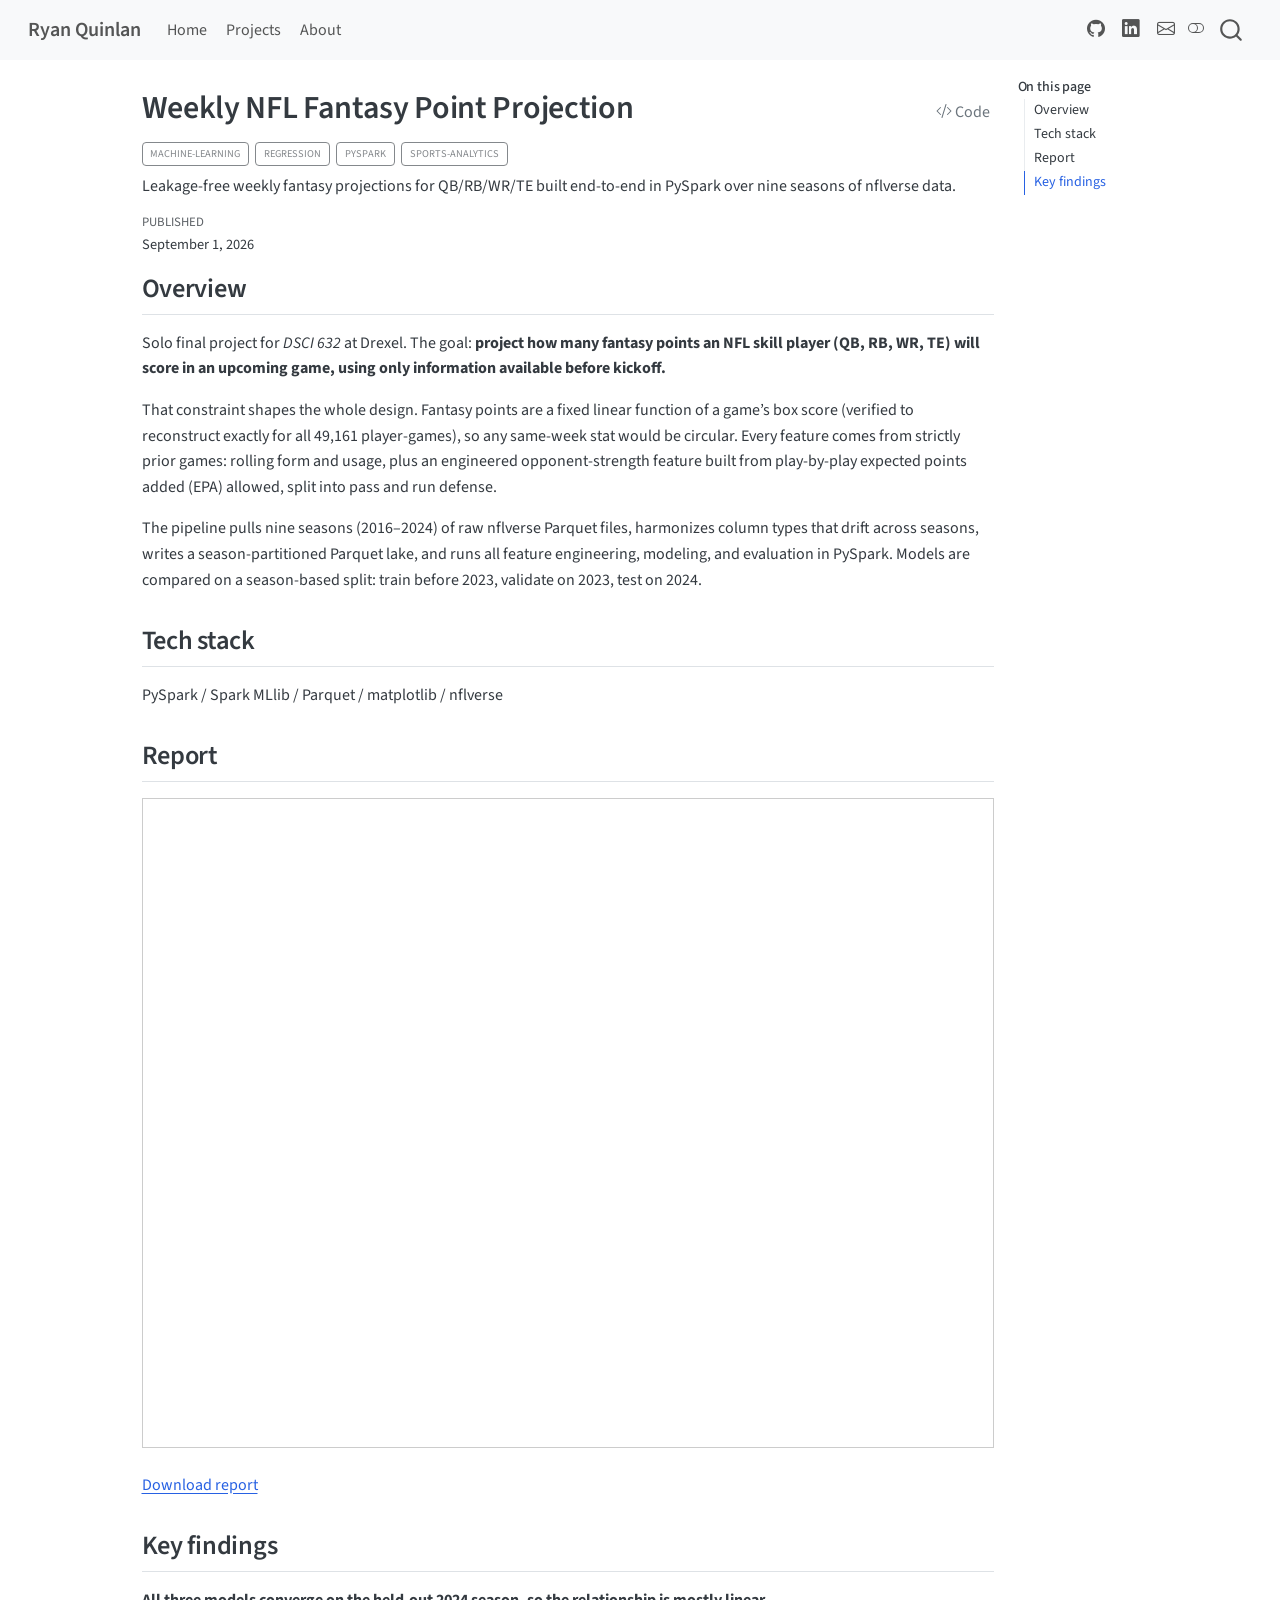
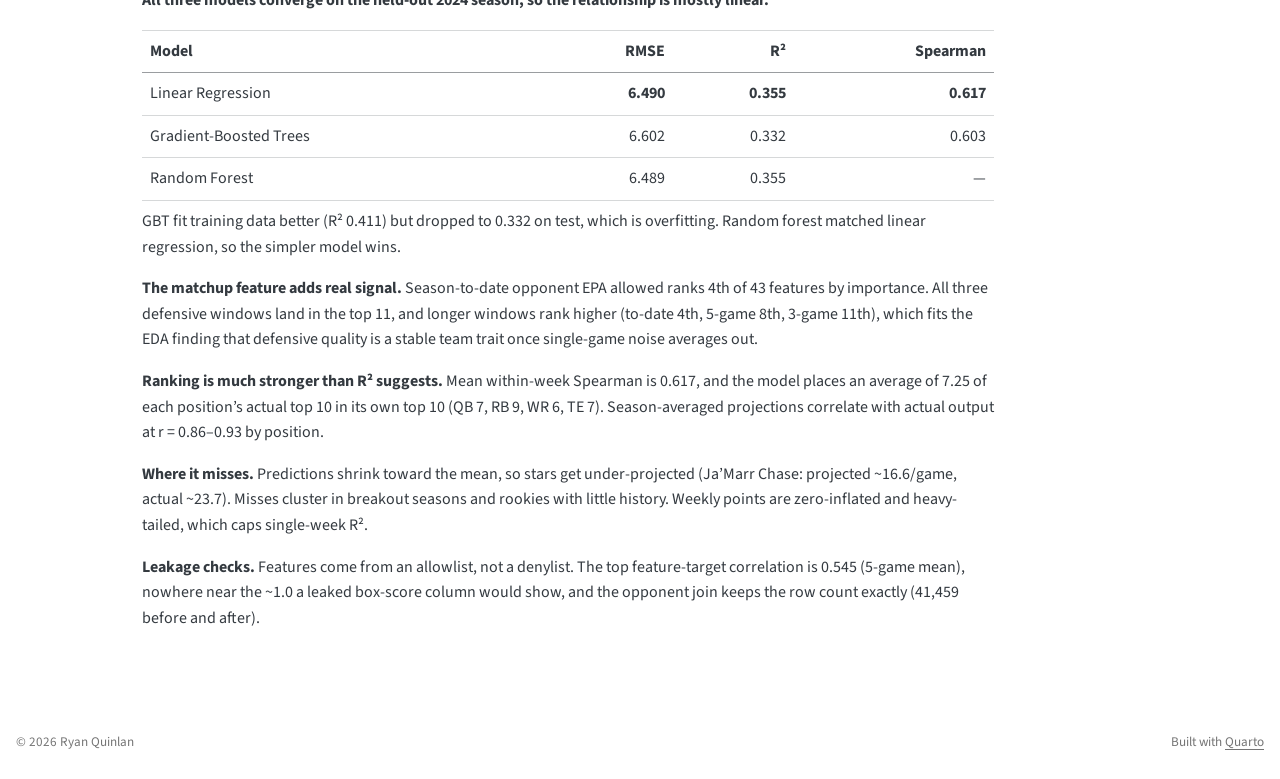
<file: docs/projects/NFL_Fantasy_Projection.html>
<!DOCTYPE html>
<html xmlns="http://www.w3.org/1999/xhtml" lang="en" xml:lang="en"><head>

<meta charset="utf-8">
<meta name="generator" content="quarto-1.9.37">

<meta name="viewport" content="width=device-width, initial-scale=1.0, user-scalable=yes">

<meta name="dcterms.date" content="2026-09-01">
<meta name="description" content="Leakage-free weekly fantasy projections for QB/RB/WR/TE built end-to-end in PySpark over nine seasons of nflverse data.">

<title>Weekly NFL Fantasy Point Projection – Ryan Quinlan</title>
<style>
/* Default styles provided by pandoc.
** See https://pandoc.org/MANUAL.html#variables-for-html for config info.
*/
code{white-space: pre-wrap;}
span.smallcaps{font-variant: small-caps;}
div.columns{display: flex; gap: min(4vw, 1.5em);}
div.column{flex: auto; overflow-x: auto;}
div.hanging-indent{margin-left: 1.5em; text-indent: -1.5em;}
ul.task-list{list-style: none;}
ul.task-list li input[type="checkbox"] {
  width: 0.8em;
  margin: 0 0.8em 0.2em -1em; /* quarto-specific, see https://github.com/quarto-dev/quarto-cli/issues/4556 */ 
  vertical-align: middle;
}
/* CSS for syntax highlighting */
html { -webkit-text-size-adjust: 100%; }
pre > code.sourceCode { white-space: pre; position: relative; }
pre > code.sourceCode > span { display: inline-block; line-height: 1.25; }
pre > code.sourceCode > span:empty { height: 1.2em; }
.sourceCode { overflow: visible; }
code.sourceCode > span { color: inherit; text-decoration: inherit; }
div.sourceCode { margin: 1em 0; }
pre.sourceCode { margin: 0; }
@media screen {
div.sourceCode { overflow: auto; }
}
@media print {
pre > code.sourceCode { white-space: pre-wrap; }
pre > code.sourceCode > span { text-indent: -5em; padding-left: 5em; }
}
pre.numberSource code
  { counter-reset: source-line 0; }
pre.numberSource code > span
  { position: relative; left: -4em; counter-increment: source-line; }
pre.numberSource code > span > a:first-child::before
  { content: counter(source-line);
    position: relative; left: -1em; text-align: right; vertical-align: baseline;
    border: none; display: inline-block;
    -webkit-touch-callout: none; -webkit-user-select: none;
    -khtml-user-select: none; -moz-user-select: none;
    -ms-user-select: none; user-select: none;
    padding: 0 4px; width: 4em;
  }
pre.numberSource { margin-left: 3em;  padding-left: 4px; }
div.sourceCode
  {   }
@media screen {
pre > code.sourceCode > span > a:first-child::before { text-decoration: underline; }
}
</style>


<script src="../site_libs/quarto-nav/quarto-nav.js"></script>
<script src="../site_libs/clipboard/clipboard.min.js"></script>
<script src="../site_libs/quarto-search/autocomplete.umd.js"></script>
<script src="../site_libs/quarto-search/fuse.min.js"></script>
<script src="../site_libs/quarto-search/quarto-search.js"></script>
<meta name="quarto:offset" content="../">
<script src="../site_libs/quarto-html/quarto.js" type="module"></script>
<script src="../site_libs/quarto-html/tabsets/tabsets.js" type="module"></script>
<script src="../site_libs/quarto-html/popper.min.js"></script>
<script src="../site_libs/quarto-html/tippy.umd.min.js"></script>
<script src="../site_libs/quarto-html/anchor.min.js"></script>
<link href="../site_libs/quarto-html/tippy.css" rel="stylesheet">
<link href="../site_libs/quarto-html/quarto-syntax-highlighting-7f8f88aac4f3542376d5c11b86a4c14d.css" rel="stylesheet" class="quarto-color-scheme" id="quarto-text-highlighting-styles">
<link href="../site_libs/quarto-html/quarto-syntax-highlighting-dark-d0ae9245876894da5ac7e18953ecc5cc.css" rel="stylesheet" class="quarto-color-scheme quarto-color-alternate" id="quarto-text-highlighting-styles">
<link href="../site_libs/quarto-html/quarto-syntax-highlighting-7f8f88aac4f3542376d5c11b86a4c14d.css" rel="stylesheet" class="quarto-color-scheme-extra" id="quarto-text-highlighting-styles">
<script src="../site_libs/bootstrap/bootstrap.min.js"></script>
<link href="../site_libs/bootstrap/bootstrap-icons.css" rel="stylesheet">
<link href="../site_libs/bootstrap/bootstrap-61c1c92ea5b6942d29d62ba3caffb389.min.css" rel="stylesheet" append-hash="true" class="quarto-color-scheme" id="quarto-bootstrap" data-mode="light">
<link href="../site_libs/bootstrap/bootstrap-dark-345f71f8431ab28c725db33fa060910f.min.css" rel="stylesheet" append-hash="true" class="quarto-color-scheme quarto-color-alternate" id="quarto-bootstrap" data-mode="dark">
<link href="../site_libs/bootstrap/bootstrap-61c1c92ea5b6942d29d62ba3caffb389.min.css" rel="stylesheet" append-hash="true" class="quarto-color-scheme-extra" id="quarto-bootstrap" data-mode="light">
<script id="quarto-search-options" type="application/json">{
  "location": "navbar",
  "copy-button": false,
  "collapse-after": 3,
  "panel-placement": "end",
  "type": "overlay",
  "limit": 50,
  "keyboard-shortcut": [
    "f",
    "/",
    "s"
  ],
  "show-item-context": false,
  "language": {
    "search-no-results-text": "No results",
    "search-matching-documents-text": "matching documents",
    "search-copy-link-title": "Copy link to search",
    "search-hide-matches-text": "Hide additional matches",
    "search-more-match-text": "more match in this document",
    "search-more-matches-text": "more matches in this document",
    "search-clear-button-title": "Clear",
    "search-text-placeholder": "",
    "search-detached-cancel-button-title": "Cancel",
    "search-submit-button-title": "Submit",
    "search-label": "Search"
  }
}</script>


<link rel="stylesheet" href="../styles.css">
</head>

<body class="nav-fixed quarto-light"><script id="quarto-html-before-body" type="application/javascript">
    const toggleBodyColorMode = (bsSheetEl) => {
      const mode = bsSheetEl.getAttribute("data-mode");
      const bodyEl = window.document.querySelector("body");
      if (mode === "dark") {
        bodyEl.classList.add("quarto-dark");
        bodyEl.classList.remove("quarto-light");
      } else {
        bodyEl.classList.add("quarto-light");
        bodyEl.classList.remove("quarto-dark");
      }
    }
    const toggleBodyColorPrimary = () => {
      const bsSheetEl = window.document.querySelector("link#quarto-bootstrap:not([rel=disabled-stylesheet])");
      if (bsSheetEl) {
        toggleBodyColorMode(bsSheetEl);
      }
    }
    const setColorSchemeToggle = (alternate) => {
      const toggles = window.document.querySelectorAll('.quarto-color-scheme-toggle');
      for (let i=0; i < toggles.length; i++) {
        const toggle = toggles[i];
        if (toggle) {
          if (alternate) {
            toggle.classList.add("alternate");
          } else {
            toggle.classList.remove("alternate");
          }
        }
      }
    };
    const toggleColorMode = (alternate) => {
      // Switch the stylesheets
      const primaryStylesheets = window.document.querySelectorAll('link.quarto-color-scheme:not(.quarto-color-alternate)');
      const alternateStylesheets = window.document.querySelectorAll('link.quarto-color-scheme.quarto-color-alternate');
      manageTransitions('#quarto-margin-sidebar .nav-link', false);
      if (alternate) {
        // note: dark is layered on light, we don't disable primary!
        enableStylesheet(alternateStylesheets);
        for (const sheetNode of alternateStylesheets) {
          if (sheetNode.id === "quarto-bootstrap") {
            toggleBodyColorMode(sheetNode);
          }
        }
      } else {
        disableStylesheet(alternateStylesheets);
        enableStylesheet(primaryStylesheets)
        toggleBodyColorPrimary();
      }
      manageTransitions('#quarto-margin-sidebar .nav-link', true);
      // Switch the toggles
      setColorSchemeToggle(alternate)
      // Hack to workaround the fact that safari doesn't
      // properly recolor the scrollbar when toggling (#1455)
      if (navigator.userAgent.indexOf('Safari') > 0 && navigator.userAgent.indexOf('Chrome') == -1) {
        manageTransitions("body", false);
        window.scrollTo(0, 1);
        setTimeout(() => {
          window.scrollTo(0, 0);
          manageTransitions("body", true);
        }, 40);
      }
    }
    const disableStylesheet = (stylesheets) => {
      for (let i=0; i < stylesheets.length; i++) {
        const stylesheet = stylesheets[i];
        stylesheet.rel = 'disabled-stylesheet';
      }
    }
    const enableStylesheet = (stylesheets) => {
      for (let i=0; i < stylesheets.length; i++) {
        const stylesheet = stylesheets[i];
        if(stylesheet.rel !== 'stylesheet') { // for Chrome, which will still FOUC without this check
          stylesheet.rel = 'stylesheet';
        }
      }
    }
    const manageTransitions = (selector, allowTransitions) => {
      const els = window.document.querySelectorAll(selector);
      for (let i=0; i < els.length; i++) {
        const el = els[i];
        if (allowTransitions) {
          el.classList.remove('notransition');
        } else {
          el.classList.add('notransition');
        }
      }
    }
    const isFileUrl = () => {
      return window.location.protocol === 'file:';
    }
    const hasAlternateSentinel = () => {
      let styleSentinel = getColorSchemeSentinel();
      if (styleSentinel !== null) {
        return styleSentinel === "alternate";
      } else {
        return false;
      }
    }
    const setStyleSentinel = (alternate) => {
      const value = alternate ? "alternate" : "default";
      if (!isFileUrl()) {
        window.localStorage.setItem("quarto-color-scheme", value);
      } else {
        localAlternateSentinel = value;
      }
    }
    const getColorSchemeSentinel = () => {
      if (!isFileUrl()) {
        const storageValue = window.localStorage.getItem("quarto-color-scheme");
        return storageValue != null ? storageValue : localAlternateSentinel;
      } else {
        return localAlternateSentinel;
      }
    }
    const toggleGiscusIfUsed = (isAlternate, darkModeDefault) => {
      const baseTheme = document.querySelector('#giscus-base-theme')?.value ?? 'light';
      const alternateTheme = document.querySelector('#giscus-alt-theme')?.value ?? 'dark';
      let newTheme = '';
      if(authorPrefersDark) {
        newTheme = isAlternate ? baseTheme : alternateTheme;
      } else {
        newTheme = isAlternate ? alternateTheme : baseTheme;
      }
      const changeGiscusTheme = () => {
        // From: https://github.com/giscus/giscus/issues/336
        const sendMessage = (message) => {
          const iframe = document.querySelector('iframe.giscus-frame');
          if (!iframe) return;
          iframe.contentWindow.postMessage({ giscus: message }, 'https://giscus.app');
        }
        sendMessage({
          setConfig: {
            theme: newTheme
          }
        });
      }
      const isGiscussLoaded = window.document.querySelector('iframe.giscus-frame') !== null;
      if (isGiscussLoaded) {
        changeGiscusTheme();
      }
    };
    const authorPrefersDark = false;
    const darkModeDefault = authorPrefersDark;
      document.querySelector('link#quarto-text-highlighting-styles.quarto-color-scheme-extra').rel = 'disabled-stylesheet';
      document.querySelector('link#quarto-bootstrap.quarto-color-scheme-extra').rel = 'disabled-stylesheet';
    let localAlternateSentinel = darkModeDefault ? 'alternate' : 'default';
    // Dark / light mode switch
    window.quartoToggleColorScheme = () => {
      // Read the current dark / light value
      let toAlternate = !hasAlternateSentinel();
      toggleColorMode(toAlternate);
      setStyleSentinel(toAlternate);
      toggleGiscusIfUsed(toAlternate, darkModeDefault);
      window.dispatchEvent(new Event('resize'));
    };
    // Switch to dark mode if need be
    if (hasAlternateSentinel()) {
      toggleColorMode(true);
    } else {
      toggleColorMode(false);
    }
  </script>

<div id="quarto-search-results"></div>
  <header id="quarto-header" class="headroom fixed-top">
    <nav class="navbar navbar-expand-lg " data-bs-theme="dark">
      <div class="navbar-container container-fluid">
      <div class="navbar-brand-container mx-auto">
    <a class="navbar-brand" href="../index.html">
    <span class="navbar-title">Ryan Quinlan</span>
    </a>
  </div>
            <div id="quarto-search" class="" title="Search"></div>
          <button class="navbar-toggler" type="button" data-bs-toggle="collapse" data-bs-target="#navbarCollapse" aria-controls="navbarCollapse" role="menu" aria-expanded="false" aria-label="Toggle navigation" onclick="if (window.quartoToggleHeadroom) { window.quartoToggleHeadroom(); }">
  <span class="navbar-toggler-icon"></span>
</button>
          <div class="collapse navbar-collapse" id="navbarCollapse">
            <ul class="navbar-nav navbar-nav-scroll me-auto">
  <li class="nav-item">
    <a class="nav-link" href="../index.html"> 
<span class="menu-text">Home</span></a>
  </li>  
  <li class="nav-item">
    <a class="nav-link" href="../projects/index.html"> 
<span class="menu-text">Projects</span></a>
  </li>  
  <li class="nav-item">
    <a class="nav-link" href="../about.html"> 
<span class="menu-text">About</span></a>
  </li>  
</ul>
            <ul class="navbar-nav navbar-nav-scroll ms-auto">
  <li class="nav-item compact">
    <a class="nav-link" href="https://github.com/rqhq"> <i class="bi bi-github" role="img" aria-label="GitHub">
</i> 
<span class="menu-text"></span></a>
  </li>  
  <li class="nav-item compact">
    <a class="nav-link" href="https://www.linkedin.com/in/ryan-w-quinlan"> <i class="bi bi-linkedin" role="img" aria-label="LinkedIn">
</i> 
<span class="menu-text"></span></a>
  </li>  
  <li class="nav-item compact">
    <a class="nav-link" href="mailto:rwquinlan@outlook.com"> <i class="bi bi-envelope" role="img" aria-label="Email">
</i> 
<span class="menu-text"></span></a>
  </li>  
</ul>
          </div> <!-- /navcollapse -->
            <div class="quarto-navbar-tools">
  <a href="" class="quarto-color-scheme-toggle quarto-navigation-tool  px-1" onclick="window.quartoToggleColorScheme(); return false;" title="Toggle dark mode"><i class="bi"></i></a>
</div>
      </div> <!-- /container-fluid -->
    </nav>
</header>
<!-- content -->
<div id="quarto-content" class="quarto-container page-columns page-rows-contents page-layout-article page-navbar">
<!-- sidebar -->
<!-- margin-sidebar -->
    <div id="quarto-margin-sidebar" class="sidebar margin-sidebar">
        <nav id="TOC" role="doc-toc" class="toc-active">
    <h2 id="toc-title">On this page</h2>
   
  <ul>
  <li><a href="#overview" id="toc-overview" class="nav-link active" data-scroll-target="#overview">Overview</a></li>
  <li><a href="#tech-stack" id="toc-tech-stack" class="nav-link" data-scroll-target="#tech-stack">Tech stack</a></li>
  <li><a href="#report" id="toc-report" class="nav-link" data-scroll-target="#report">Report</a></li>
  <li><a href="#key-findings" id="toc-key-findings" class="nav-link" data-scroll-target="#key-findings">Key findings</a></li>
  </ul>
</nav>
    </div>
<!-- main -->
<main class="content" id="quarto-document-content">


<header id="title-block-header" class="quarto-title-block default">
<div class="quarto-title">
<div class="quarto-title-block"><div><h1 class="title">Weekly NFL Fantasy Point Projection</h1><button type="button" class="btn code-tools-button" id="quarto-code-tools-source"><i class="bi"></i> Code</button></div></div>
  <div class="quarto-categories">
    <div class="quarto-category">machine-learning</div>
    <div class="quarto-category">regression</div>
    <div class="quarto-category">pyspark</div>
    <div class="quarto-category">sports-analytics</div>
  </div>
  </div>

<div>
  <div class="description">
    Leakage-free weekly fantasy projections for QB/RB/WR/TE built end-to-end in PySpark over nine seasons of nflverse data.
  </div>
</div>


<div class="quarto-title-meta">

    
    <div>
    <div class="quarto-title-meta-heading">Published</div>
    <div class="quarto-title-meta-contents">
      <p class="date">September 1, 2026</p>
    </div>
  </div>
  
    
  </div>
  


</header>


<section id="overview" class="level2">
<h2 class="anchored" data-anchor-id="overview">Overview</h2>
<p>Solo final project for <em>DSCI 632</em> at Drexel. The goal: <strong>project how many fantasy points an NFL skill player (QB, RB, WR, TE) will score in an upcoming game, using only information available before kickoff.</strong></p>
<p>That constraint shapes the whole design. Fantasy points are a fixed linear function of a game’s box score (verified to reconstruct exactly for all 49,161 player-games), so any same-week stat would be circular. Every feature comes from strictly prior games: rolling form and usage, plus an engineered opponent-strength feature built from play-by-play expected points added (EPA) allowed, split into pass and run defense.</p>
<p>The pipeline pulls nine seasons (2016–2024) of raw nflverse Parquet files, harmonizes column types that drift across seasons, writes a season-partitioned Parquet lake, and runs all feature engineering, modeling, and evaluation in PySpark. Models are compared on a season-based split: train before 2023, validate on 2023, test on 2024.</p>
</section>
<section id="tech-stack" class="level2">
<h2 class="anchored" data-anchor-id="tech-stack">Tech stack</h2>
<p>PySpark / Spark MLlib / Parquet / matplotlib / nflverse</p>
</section>
<section id="report" class="level2">
<h2 class="anchored" data-anchor-id="report">Report</h2>
<iframe src="../pdfs/nfl-fantasy-projection-report.pdf" width="100%" height="650px" style="border: 1px solid #ccc;">
</iframe>
<p><a href="../pdfs/nfl-fantasy-projection-report.pdf">Download report</a></p>
</section>
<section id="key-findings" class="level2">
<h2 class="anchored" data-anchor-id="key-findings">Key findings</h2>
<p><strong>All three models converge on the held-out 2024 season, so the relationship is mostly linear.</strong></p>
<table class="caption-top table">
<thead>
<tr class="header">
<th>Model</th>
<th style="text-align: right;">RMSE</th>
<th style="text-align: right;">R²</th>
<th style="text-align: right;">Spearman</th>
</tr>
</thead>
<tbody>
<tr class="odd">
<td>Linear Regression</td>
<td style="text-align: right;"><strong>6.490</strong></td>
<td style="text-align: right;"><strong>0.355</strong></td>
<td style="text-align: right;"><strong>0.617</strong></td>
</tr>
<tr class="even">
<td>Gradient-Boosted Trees</td>
<td style="text-align: right;">6.602</td>
<td style="text-align: right;">0.332</td>
<td style="text-align: right;">0.603</td>
</tr>
<tr class="odd">
<td>Random Forest</td>
<td style="text-align: right;">6.489</td>
<td style="text-align: right;">0.355</td>
<td style="text-align: right;">—</td>
</tr>
</tbody>
</table>
<p>GBT fit training data better (R² 0.411) but dropped to 0.332 on test, which is overfitting. Random forest matched linear regression, so the simpler model wins.</p>
<p><strong>The matchup feature adds real signal.</strong> Season-to-date opponent EPA allowed ranks 4th of 43 features by importance. All three defensive windows land in the top 11, and longer windows rank higher (to-date 4th, 5-game 8th, 3-game 11th), which fits the EDA finding that defensive quality is a stable team trait once single-game noise averages out.</p>
<p><strong>Ranking is much stronger than R² suggests.</strong> Mean within-week Spearman is 0.617, and the model places an average of 7.25 of each position’s actual top 10 in its own top 10 (QB 7, RB 9, WR 6, TE 7). Season-averaged projections correlate with actual output at r = 0.86–0.93 by position.</p>
<p><strong>Where it misses.</strong> Predictions shrink toward the mean, so stars get under-projected (Ja’Marr Chase: projected ~16.6/game, actual ~23.7). Misses cluster in breakout seasons and rookies with little history. Weekly points are zero-inflated and heavy-tailed, which caps single-week R².</p>
<p><strong>Leakage checks.</strong> Features come from an allowlist, not a denylist. The top feature-target correlation is 0.545 (5-game mean), nowhere near the ~1.0 a leaked box-score column would show, and the opponent join keeps the row count exactly (41,459 before and after).</p>


<!-- -->

</section>

</main> <!-- /main -->
<script id="quarto-html-after-body" type="application/javascript">
  window.document.addEventListener("DOMContentLoaded", function (event) {
    // Ensure there is a toggle, if there isn't float one in the top right
    if (window.document.querySelector('.quarto-color-scheme-toggle') === null) {
      const a = window.document.createElement('a');
      a.classList.add('top-right');
      a.classList.add('quarto-color-scheme-toggle');
      a.href = "";
      a.onclick = function() { try { window.quartoToggleColorScheme(); } catch {} return false; };
      const i = window.document.createElement("i");
      i.classList.add('bi');
      a.appendChild(i);
      window.document.body.appendChild(a);
    }
    setColorSchemeToggle(hasAlternateSentinel())
    const icon = "";
    const anchorJS = new window.AnchorJS();
    anchorJS.options = {
      placement: 'right',
      icon: icon
    };
    anchorJS.add('.anchored');
    const isCodeAnnotation = (el) => {
      for (const clz of el.classList) {
        if (clz.startsWith('code-annotation-')) {                     
          return true;
        }
      }
      return false;
    }
    const onCopySuccess = function(e) {
      // button target
      const button = e.trigger;
      // don't keep focus
      button.blur();
      // flash "checked"
      button.classList.add('code-copy-button-checked');
      var currentTitle = button.getAttribute("title");
      button.setAttribute("title", "Copied!");
      let tooltip;
      if (window.bootstrap) {
        button.setAttribute("data-bs-toggle", "tooltip");
        button.setAttribute("data-bs-placement", "left");
        button.setAttribute("data-bs-title", "Copied!");
        tooltip = new bootstrap.Tooltip(button, 
          { trigger: "manual", 
            customClass: "code-copy-button-tooltip",
            offset: [0, -8]});
        tooltip.show();    
      }
      setTimeout(function() {
        if (tooltip) {
          tooltip.hide();
          button.removeAttribute("data-bs-title");
          button.removeAttribute("data-bs-toggle");
          button.removeAttribute("data-bs-placement");
        }
        button.setAttribute("title", currentTitle);
        button.classList.remove('code-copy-button-checked');
      }, 1000);
      // clear code selection
      e.clearSelection();
    }
    const getTextToCopy = function(trigger) {
      const outerScaffold = trigger.parentElement.cloneNode(true);
      const codeEl = outerScaffold.querySelector('code');
      for (const childEl of codeEl.children) {
        if (isCodeAnnotation(childEl)) {
          childEl.remove();
        }
      }
      return codeEl.innerText;
    }
    const clipboard = new window.ClipboardJS('.code-copy-button:not([data-in-quarto-modal])', {
      text: getTextToCopy
    });
    clipboard.on('success', onCopySuccess);
    if (window.document.getElementById('quarto-embedded-source-code-modal')) {
      const clipboardModal = new window.ClipboardJS('.code-copy-button[data-in-quarto-modal]', {
        text: getTextToCopy,
        container: window.document.getElementById('quarto-embedded-source-code-modal')
      });
      clipboardModal.on('success', onCopySuccess);
    }
    const viewSource = window.document.getElementById('quarto-view-source') ||
                       window.document.getElementById('quarto-code-tools-source');
    if (viewSource) {
      const sourceUrl = viewSource.getAttribute("data-quarto-source-url");
      viewSource.addEventListener("click", function(e) {
        if (sourceUrl) {
          // rstudio viewer pane
          if (/\bcapabilities=\b/.test(window.location)) {
            window.open(sourceUrl);
          } else {
            window.location.href = sourceUrl;
          }
        } else {
          const modal = new bootstrap.Modal(document.getElementById('quarto-embedded-source-code-modal'));
          modal.show();
        }
        return false;
      });
    }
    function toggleCodeHandler(show) {
      return function(e) {
        const detailsSrc = window.document.querySelectorAll(".cell > details > .sourceCode");
        for (let i=0; i<detailsSrc.length; i++) {
          const details = detailsSrc[i].parentElement;
          if (show) {
            details.open = true;
          } else {
            details.removeAttribute("open");
          }
        }
        const cellCodeDivs = window.document.querySelectorAll(".cell > .sourceCode");
        const fromCls = show ? "hidden" : "unhidden";
        const toCls = show ? "unhidden" : "hidden";
        for (let i=0; i<cellCodeDivs.length; i++) {
          const codeDiv = cellCodeDivs[i];
          if (codeDiv.classList.contains(fromCls)) {
            codeDiv.classList.remove(fromCls);
            codeDiv.classList.add(toCls);
          } 
        }
        return false;
      }
    }
    const hideAllCode = window.document.getElementById("quarto-hide-all-code");
    if (hideAllCode) {
      hideAllCode.addEventListener("click", toggleCodeHandler(false));
    }
    const showAllCode = window.document.getElementById("quarto-show-all-code");
    if (showAllCode) {
      showAllCode.addEventListener("click", toggleCodeHandler(true));
    }
      var localhostRegex = new RegExp(/^(?:http|https):\/\/localhost\:?[0-9]*\//);
      var mailtoRegex = new RegExp(/^mailto:/);
        var filterRegex = new RegExp('/' + window.location.host + '/');
      var isInternal = (href) => {
          return filterRegex.test(href) || localhostRegex.test(href) || mailtoRegex.test(href);
      }
      // Inspect non-navigation links and adorn them if external
     var links = window.document.querySelectorAll('a[href]:not(.nav-link):not(.navbar-brand):not(.toc-action):not(.sidebar-link):not(.sidebar-item-toggle):not(.pagination-link):not(.no-external):not([aria-hidden]):not(.dropdown-item):not(.quarto-navigation-tool):not(.about-link)');
      for (var i=0; i<links.length; i++) {
        const link = links[i];
        if (!isInternal(link.href)) {
          // undo the damage that might have been done by quarto-nav.js in the case of
          // links that we want to consider external
          if (link.dataset.originalHref !== undefined) {
            link.href = link.dataset.originalHref;
          }
        }
      }
    function tippyHover(el, contentFn, onTriggerFn, onUntriggerFn) {
      const config = {
        allowHTML: true,
        maxWidth: 500,
        delay: 100,
        arrow: false,
        appendTo: function(el) {
            return el.parentElement;
        },
        interactive: true,
        interactiveBorder: 10,
        theme: 'quarto',
        placement: 'bottom-start',
      };
      if (contentFn) {
        config.content = contentFn;
      }
      if (onTriggerFn) {
        config.onTrigger = onTriggerFn;
      }
      if (onUntriggerFn) {
        config.onUntrigger = onUntriggerFn;
      }
      window.tippy(el, config); 
    }
    const noterefs = window.document.querySelectorAll('a[role="doc-noteref"]');
    for (var i=0; i<noterefs.length; i++) {
      const ref = noterefs[i];
      tippyHover(ref, function() {
        // use id or data attribute instead here
        let href = ref.getAttribute('data-footnote-href') || ref.getAttribute('href');
        try { href = new URL(href).hash; } catch {}
        const id = href.replace(/^#\/?/, "");
        const note = window.document.getElementById(id);
        if (note) {
          return note.innerHTML;
        } else {
          return "";
        }
      });
    }
    const xrefs = window.document.querySelectorAll('a.quarto-xref');
    const processXRef = (id, note) => {
      // Strip column container classes
      const stripColumnClz = (el) => {
        el.classList.remove("page-full", "page-columns");
        if (el.children) {
          for (const child of el.children) {
            stripColumnClz(child);
          }
        }
      }
      stripColumnClz(note)
      if (id === null || id.startsWith('sec-')) {
        // Special case sections, only their first couple elements
        const container = document.createElement("div");
        if (note.children && note.children.length > 2) {
          container.appendChild(note.children[0].cloneNode(true));
          for (let i = 1; i < note.children.length; i++) {
            const child = note.children[i];
            if (child.tagName === "P" && child.innerText === "") {
              continue;
            } else {
              container.appendChild(child.cloneNode(true));
              break;
            }
          }
          if (window.Quarto?.typesetMath) {
            window.Quarto.typesetMath(container);
          }
          return container.innerHTML
        } else {
          if (window.Quarto?.typesetMath) {
            window.Quarto.typesetMath(note);
          }
          return note.innerHTML;
        }
      } else {
        // Remove any anchor links if they are present
        const anchorLink = note.querySelector('a.anchorjs-link');
        if (anchorLink) {
          anchorLink.remove();
        }
        if (window.Quarto?.typesetMath) {
          window.Quarto.typesetMath(note);
        }
        if (note.classList.contains("callout")) {
          return note.outerHTML;
        } else {
          return note.innerHTML;
        }
      }
    }
    for (var i=0; i<xrefs.length; i++) {
      const xref = xrefs[i];
      tippyHover(xref, undefined, function(instance) {
        instance.disable();
        let url = xref.getAttribute('href');
        let hash = undefined; 
        if (url.startsWith('#')) {
          hash = url;
        } else {
          try { hash = new URL(url).hash; } catch {}
        }
        if (hash) {
          const id = hash.replace(/^#\/?/, "");
          const note = window.document.getElementById(id);
          if (note !== null) {
            try {
              const html = processXRef(id, note.cloneNode(true));
              instance.setContent(html);
            } finally {
              instance.enable();
              instance.show();
            }
          } else {
            // See if we can fetch this
            fetch(url.split('#')[0])
            .then(res => res.text())
            .then(html => {
              const parser = new DOMParser();
              const htmlDoc = parser.parseFromString(html, "text/html");
              const note = htmlDoc.getElementById(id);
              if (note !== null) {
                const html = processXRef(id, note);
                instance.setContent(html);
              } 
            }).finally(() => {
              instance.enable();
              instance.show();
            });
          }
        } else {
          // See if we can fetch a full url (with no hash to target)
          // This is a special case and we should probably do some content thinning / targeting
          fetch(url)
          .then(res => res.text())
          .then(html => {
            const parser = new DOMParser();
            const htmlDoc = parser.parseFromString(html, "text/html");
            const note = htmlDoc.querySelector('main.content');
            if (note !== null) {
              // This should only happen for chapter cross references
              // (since there is no id in the URL)
              // remove the first header
              if (note.children.length > 0 && note.children[0].tagName === "HEADER") {
                note.children[0].remove();
              }
              const html = processXRef(null, note);
              instance.setContent(html);
            } 
          }).finally(() => {
            instance.enable();
            instance.show();
          });
        }
      }, function(instance) {
      });
    }
        let selectedAnnoteEl;
        const selectorForAnnotation = ( cell, annotation) => {
          let cellAttr = 'data-code-cell="' + cell + '"';
          let lineAttr = 'data-code-annotation="' +  annotation + '"';
          const selector = 'span[' + cellAttr + '][' + lineAttr + ']';
          return selector;
        }
        const selectCodeLines = (annoteEl) => {
          const doc = window.document;
          const targetCell = annoteEl.getAttribute("data-target-cell");
          const targetAnnotation = annoteEl.getAttribute("data-target-annotation");
          const annoteSpan = window.document.querySelector(selectorForAnnotation(targetCell, targetAnnotation));
          const lines = annoteSpan.getAttribute("data-code-lines").split(",");
          const lineIds = lines.map((line) => {
            return targetCell + "-" + line;
          })
          let top = null;
          let height = null;
          let parent = null;
          if (lineIds.length > 0) {
              //compute the position of the single el (top and bottom and make a div)
              const el = window.document.getElementById(lineIds[0]);
              top = el.offsetTop;
              height = el.offsetHeight;
              parent = el.parentElement.parentElement;
            if (lineIds.length > 1) {
              const lastEl = window.document.getElementById(lineIds[lineIds.length - 1]);
              const bottom = lastEl.offsetTop + lastEl.offsetHeight;
              height = bottom - top;
            }
            if (top !== null && height !== null && parent !== null) {
              // cook up a div (if necessary) and position it 
              let div = window.document.getElementById("code-annotation-line-highlight");
              if (div === null) {
                div = window.document.createElement("div");
                div.setAttribute("id", "code-annotation-line-highlight");
                div.style.position = 'absolute';
                parent.appendChild(div);
              }
              div.style.top = top - 2 + "px";
              div.style.height = height + 4 + "px";
              div.style.left = 0;
              let gutterDiv = window.document.getElementById("code-annotation-line-highlight-gutter");
              if (gutterDiv === null) {
                gutterDiv = window.document.createElement("div");
                gutterDiv.setAttribute("id", "code-annotation-line-highlight-gutter");
                gutterDiv.style.position = 'absolute';
                const codeCell = window.document.getElementById(targetCell);
                const gutter = codeCell.querySelector('.code-annotation-gutter');
                gutter.appendChild(gutterDiv);
              }
              gutterDiv.style.top = top - 2 + "px";
              gutterDiv.style.height = height + 4 + "px";
            }
            selectedAnnoteEl = annoteEl;
          }
        };
        const unselectCodeLines = () => {
          const elementsIds = ["code-annotation-line-highlight", "code-annotation-line-highlight-gutter"];
          elementsIds.forEach((elId) => {
            const div = window.document.getElementById(elId);
            if (div) {
              div.remove();
            }
          });
          selectedAnnoteEl = undefined;
        };
          // Handle positioning of the toggle
      window.addEventListener(
        "resize",
        throttle(() => {
          elRect = undefined;
          if (selectedAnnoteEl) {
            selectCodeLines(selectedAnnoteEl);
          }
        }, 10)
      );
      function throttle(fn, ms) {
      let throttle = false;
      let timer;
        return (...args) => {
          if(!throttle) { // first call gets through
              fn.apply(this, args);
              throttle = true;
          } else { // all the others get throttled
              if(timer) clearTimeout(timer); // cancel #2
              timer = setTimeout(() => {
                fn.apply(this, args);
                timer = throttle = false;
              }, ms);
          }
        };
      }
        // Attach click handler to the DT
        const annoteDls = window.document.querySelectorAll('dt[data-target-cell]');
        for (const annoteDlNode of annoteDls) {
          annoteDlNode.addEventListener('click', (event) => {
            const clickedEl = event.target;
            if (clickedEl !== selectedAnnoteEl) {
              unselectCodeLines();
              const activeEl = window.document.querySelector('dt[data-target-cell].code-annotation-active');
              if (activeEl) {
                activeEl.classList.remove('code-annotation-active');
              }
              selectCodeLines(clickedEl);
              clickedEl.classList.add('code-annotation-active');
            } else {
              // Unselect the line
              unselectCodeLines();
              clickedEl.classList.remove('code-annotation-active');
            }
          });
        }
    const findCites = (el) => {
      const parentEl = el.parentElement;
      if (parentEl) {
        const cites = parentEl.dataset.cites;
        if (cites) {
          return {
            el,
            cites: cites.split(' ')
          };
        } else {
          return findCites(el.parentElement)
        }
      } else {
        return undefined;
      }
    };
    var bibliorefs = window.document.querySelectorAll('a[role="doc-biblioref"]');
    for (var i=0; i<bibliorefs.length; i++) {
      const ref = bibliorefs[i];
      const citeInfo = findCites(ref);
      if (citeInfo) {
        tippyHover(citeInfo.el, function() {
          var popup = window.document.createElement('div');
          citeInfo.cites.forEach(function(cite) {
            var citeDiv = window.document.createElement('div');
            citeDiv.classList.add('hanging-indent');
            citeDiv.classList.add('csl-entry');
            var biblioDiv = window.document.getElementById('ref-' + cite);
            if (biblioDiv) {
              citeDiv.innerHTML = biblioDiv.innerHTML;
            }
            popup.appendChild(citeDiv);
          });
          return popup.innerHTML;
        });
      }
    }
  });
  </script><div class="modal fade" id="quarto-embedded-source-code-modal" tabindex="-1" aria-labelledby="quarto-embedded-source-code-modal-label" aria-hidden="true"><div class="modal-dialog modal-dialog-scrollable"><div class="modal-content"><div class="modal-header"><h5 class="modal-title" id="quarto-embedded-source-code-modal-label">Source Code</h5><button class="btn-close" data-bs-dismiss="modal"></button></div><div class="modal-body"><div class="">
<div class="code-copy-outer-scaffold"><div class="sourceCode" id="cb1" data-shortcodes="false"><pre class="sourceCode markdown code-with-copy"><code class="sourceCode markdown"><span id="cb1-1"><a href="#cb1-1" aria-hidden="true" tabindex="-1"></a><span class="co">---</span></span>
<span id="cb1-2"><a href="#cb1-2" aria-hidden="true" tabindex="-1"></a><span class="an">title:</span><span class="co"> "Weekly NFL Fantasy Point Projection"</span></span>
<span id="cb1-3"><a href="#cb1-3" aria-hidden="true" tabindex="-1"></a><span class="an">description:</span><span class="co"> "Leakage-free weekly fantasy projections for QB/RB/WR/TE built end-to-end in PySpark over nine seasons of nflverse data."</span></span>
<span id="cb1-4"><a href="#cb1-4" aria-hidden="true" tabindex="-1"></a><span class="an">date:</span><span class="co"> "2026-09-01"</span></span>
<span id="cb1-5"><a href="#cb1-5" aria-hidden="true" tabindex="-1"></a><span class="an">categories:</span><span class="co"> [machine-learning, regression, pyspark, sports-analytics]</span></span>
<span id="cb1-6"><a href="#cb1-6" aria-hidden="true" tabindex="-1"></a><span class="an">image:</span><span class="co"> ../images/nfl-fantasy-thumb.png</span></span>
<span id="cb1-7"><a href="#cb1-7" aria-hidden="true" tabindex="-1"></a><span class="an">image-alt:</span><span class="co"> "Fantasy football shield logo"</span></span>
<span id="cb1-8"><a href="#cb1-8" aria-hidden="true" tabindex="-1"></a><span class="an">format:</span></span>
<span id="cb1-9"><a href="#cb1-9" aria-hidden="true" tabindex="-1"></a><span class="co">  html:</span></span>
<span id="cb1-10"><a href="#cb1-10" aria-hidden="true" tabindex="-1"></a><span class="co">    code-fold: true</span></span>
<span id="cb1-11"><a href="#cb1-11" aria-hidden="true" tabindex="-1"></a><span class="co">    code-tools: true</span></span>
<span id="cb1-12"><a href="#cb1-12" aria-hidden="true" tabindex="-1"></a><span class="co">---</span></span>
<span id="cb1-13"><a href="#cb1-13" aria-hidden="true" tabindex="-1"></a></span>
<span id="cb1-14"><a href="#cb1-14" aria-hidden="true" tabindex="-1"></a><span class="fu">## Overview</span></span>
<span id="cb1-15"><a href="#cb1-15" aria-hidden="true" tabindex="-1"></a></span>
<span id="cb1-16"><a href="#cb1-16" aria-hidden="true" tabindex="-1"></a>Solo final project for *DSCI 632* at Drexel. The goal: **project how many fantasy points an NFL skill player (QB, RB, WR, TE) will score in an upcoming game, using only information available before kickoff.**</span>
<span id="cb1-17"><a href="#cb1-17" aria-hidden="true" tabindex="-1"></a></span>
<span id="cb1-18"><a href="#cb1-18" aria-hidden="true" tabindex="-1"></a>That constraint shapes the whole design. Fantasy points are a fixed linear function of a game's box score (verified to reconstruct exactly for all 49,161 player-games), so any same-week stat would be circular. Every feature comes from strictly prior games: rolling form and usage, plus an engineered opponent-strength feature built from play-by-play expected points added (EPA) allowed, split into pass and run defense.</span>
<span id="cb1-19"><a href="#cb1-19" aria-hidden="true" tabindex="-1"></a></span>
<span id="cb1-20"><a href="#cb1-20" aria-hidden="true" tabindex="-1"></a>The pipeline pulls nine seasons (2016–2024) of raw nflverse Parquet files, harmonizes column types that drift across seasons, writes a season-partitioned Parquet lake, and runs all feature engineering, modeling, and evaluation in PySpark. Models are compared on a season-based split: train before 2023, validate on 2023, test on 2024.</span>
<span id="cb1-21"><a href="#cb1-21" aria-hidden="true" tabindex="-1"></a></span>
<span id="cb1-22"><a href="#cb1-22" aria-hidden="true" tabindex="-1"></a><span class="fu">## Tech stack</span></span>
<span id="cb1-23"><a href="#cb1-23" aria-hidden="true" tabindex="-1"></a></span>
<span id="cb1-24"><a href="#cb1-24" aria-hidden="true" tabindex="-1"></a>PySpark / Spark MLlib / Parquet / matplotlib / nflverse</span>
<span id="cb1-25"><a href="#cb1-25" aria-hidden="true" tabindex="-1"></a></span>
<span id="cb1-26"><a href="#cb1-26" aria-hidden="true" tabindex="-1"></a><span class="fu">## Report</span></span>
<span id="cb1-27"><a href="#cb1-27" aria-hidden="true" tabindex="-1"></a></span>
<span id="cb1-28"><a href="#cb1-28" aria-hidden="true" tabindex="-1"></a><span class="dt">&lt;</span><span class="kw">iframe</span><span class="ot"> src</span><span class="op">=</span><span class="st">"../pdfs/nfl-fantasy-projection-report.pdf"</span><span class="ot"> width</span><span class="op">=</span><span class="st">"100%"</span><span class="ot"> height</span><span class="op">=</span><span class="st">"650px"</span><span class="ot"> style</span><span class="op">=</span><span class="st">"border: 1px solid #ccc;"</span><span class="dt">&gt;&lt;/</span><span class="kw">iframe</span><span class="dt">&gt;</span></span>
<span id="cb1-29"><a href="#cb1-29" aria-hidden="true" tabindex="-1"></a></span>
<span id="cb1-30"><a href="#cb1-30" aria-hidden="true" tabindex="-1"></a><span class="co">[</span><span class="ot">Download report</span><span class="co">](../pdfs/nfl-fantasy-projection-report.pdf)</span></span>
<span id="cb1-31"><a href="#cb1-31" aria-hidden="true" tabindex="-1"></a></span>
<span id="cb1-32"><a href="#cb1-32" aria-hidden="true" tabindex="-1"></a><span class="fu">## Key findings</span></span>
<span id="cb1-33"><a href="#cb1-33" aria-hidden="true" tabindex="-1"></a></span>
<span id="cb1-34"><a href="#cb1-34" aria-hidden="true" tabindex="-1"></a>**All three models converge on the held-out 2024 season, so the relationship is mostly linear.**</span>
<span id="cb1-35"><a href="#cb1-35" aria-hidden="true" tabindex="-1"></a></span>
<span id="cb1-36"><a href="#cb1-36" aria-hidden="true" tabindex="-1"></a><span class="pp">|</span> Model                  <span class="pp">|</span> RMSE  <span class="pp">|</span> R²    <span class="pp">|</span> Spearman <span class="pp">|</span></span>
<span id="cb1-37"><a href="#cb1-37" aria-hidden="true" tabindex="-1"></a><span class="pp">|------------------------|------:|------:|---------:|</span></span>
<span id="cb1-38"><a href="#cb1-38" aria-hidden="true" tabindex="-1"></a><span class="pp">|</span> Linear Regression      <span class="pp">|</span> **6.490** | **0.355** | **0.617** <span class="pp">|</span></span>
<span id="cb1-39"><a href="#cb1-39" aria-hidden="true" tabindex="-1"></a><span class="pp">|</span> Gradient-Boosted Trees <span class="pp">|</span> 6.602 <span class="pp">|</span> 0.332 <span class="pp">|</span> 0.603    <span class="pp">|</span></span>
<span id="cb1-40"><a href="#cb1-40" aria-hidden="true" tabindex="-1"></a><span class="pp">|</span> Random Forest          <span class="pp">|</span> 6.489 <span class="pp">|</span> 0.355 <span class="pp">|</span> —        <span class="pp">|</span></span>
<span id="cb1-41"><a href="#cb1-41" aria-hidden="true" tabindex="-1"></a></span>
<span id="cb1-42"><a href="#cb1-42" aria-hidden="true" tabindex="-1"></a>GBT fit training data better (R² 0.411) but dropped to 0.332 on test, which is overfitting. Random forest matched linear regression, so the simpler model wins.</span>
<span id="cb1-43"><a href="#cb1-43" aria-hidden="true" tabindex="-1"></a></span>
<span id="cb1-44"><a href="#cb1-44" aria-hidden="true" tabindex="-1"></a>**The matchup feature adds real signal.** Season-to-date opponent EPA allowed ranks 4th of 43 features by importance. All three defensive windows land in the top 11, and longer windows rank higher (to-date 4th, 5-game 8th, 3-game 11th), which fits the EDA finding that defensive quality is a stable team trait once single-game noise averages out.</span>
<span id="cb1-45"><a href="#cb1-45" aria-hidden="true" tabindex="-1"></a></span>
<span id="cb1-46"><a href="#cb1-46" aria-hidden="true" tabindex="-1"></a>**Ranking is much stronger than R² suggests.** Mean within-week Spearman is 0.617, and the model places an average of 7.25 of each position's actual top 10 in its own top 10 (QB 7, RB 9, WR 6, TE 7). Season-averaged projections correlate with actual output at r = 0.86–0.93 by position.</span>
<span id="cb1-47"><a href="#cb1-47" aria-hidden="true" tabindex="-1"></a></span>
<span id="cb1-48"><a href="#cb1-48" aria-hidden="true" tabindex="-1"></a>**Where it misses.** Predictions shrink toward the mean, so stars get under-projected (Ja'Marr Chase: projected ~16.6/game, actual ~23.7). Misses cluster in breakout seasons and rookies with little history. Weekly points are zero-inflated and heavy-tailed, which caps single-week R².</span>
<span id="cb1-49"><a href="#cb1-49" aria-hidden="true" tabindex="-1"></a></span>
<span id="cb1-50"><a href="#cb1-50" aria-hidden="true" tabindex="-1"></a>**Leakage checks.** Features come from an allowlist, not a denylist. The top feature-target correlation is 0.545 (5-game mean), nowhere near the ~1.0 a leaked box-score column would show, and the opponent join keeps the row count exactly (41,459 before and after).</span></code></pre></div><button title="Copy to Clipboard" class="code-copy-button" data-in-quarto-modal=""><i class="bi"></i></button></div>
</div></div></div></div></div>
</div> <!-- /content -->
<footer class="footer">
  <div class="nav-footer">
    <div class="nav-footer-left">
<p>© 2026 Ryan Quinlan</p>
</div>   
    <div class="nav-footer-center">
      &nbsp;
    </div>
    <div class="nav-footer-right">
<p>Built with <a href="https://quarto.org">Quarto</a></p>
</div>
  </div>
</footer>




</body></html>
</file>
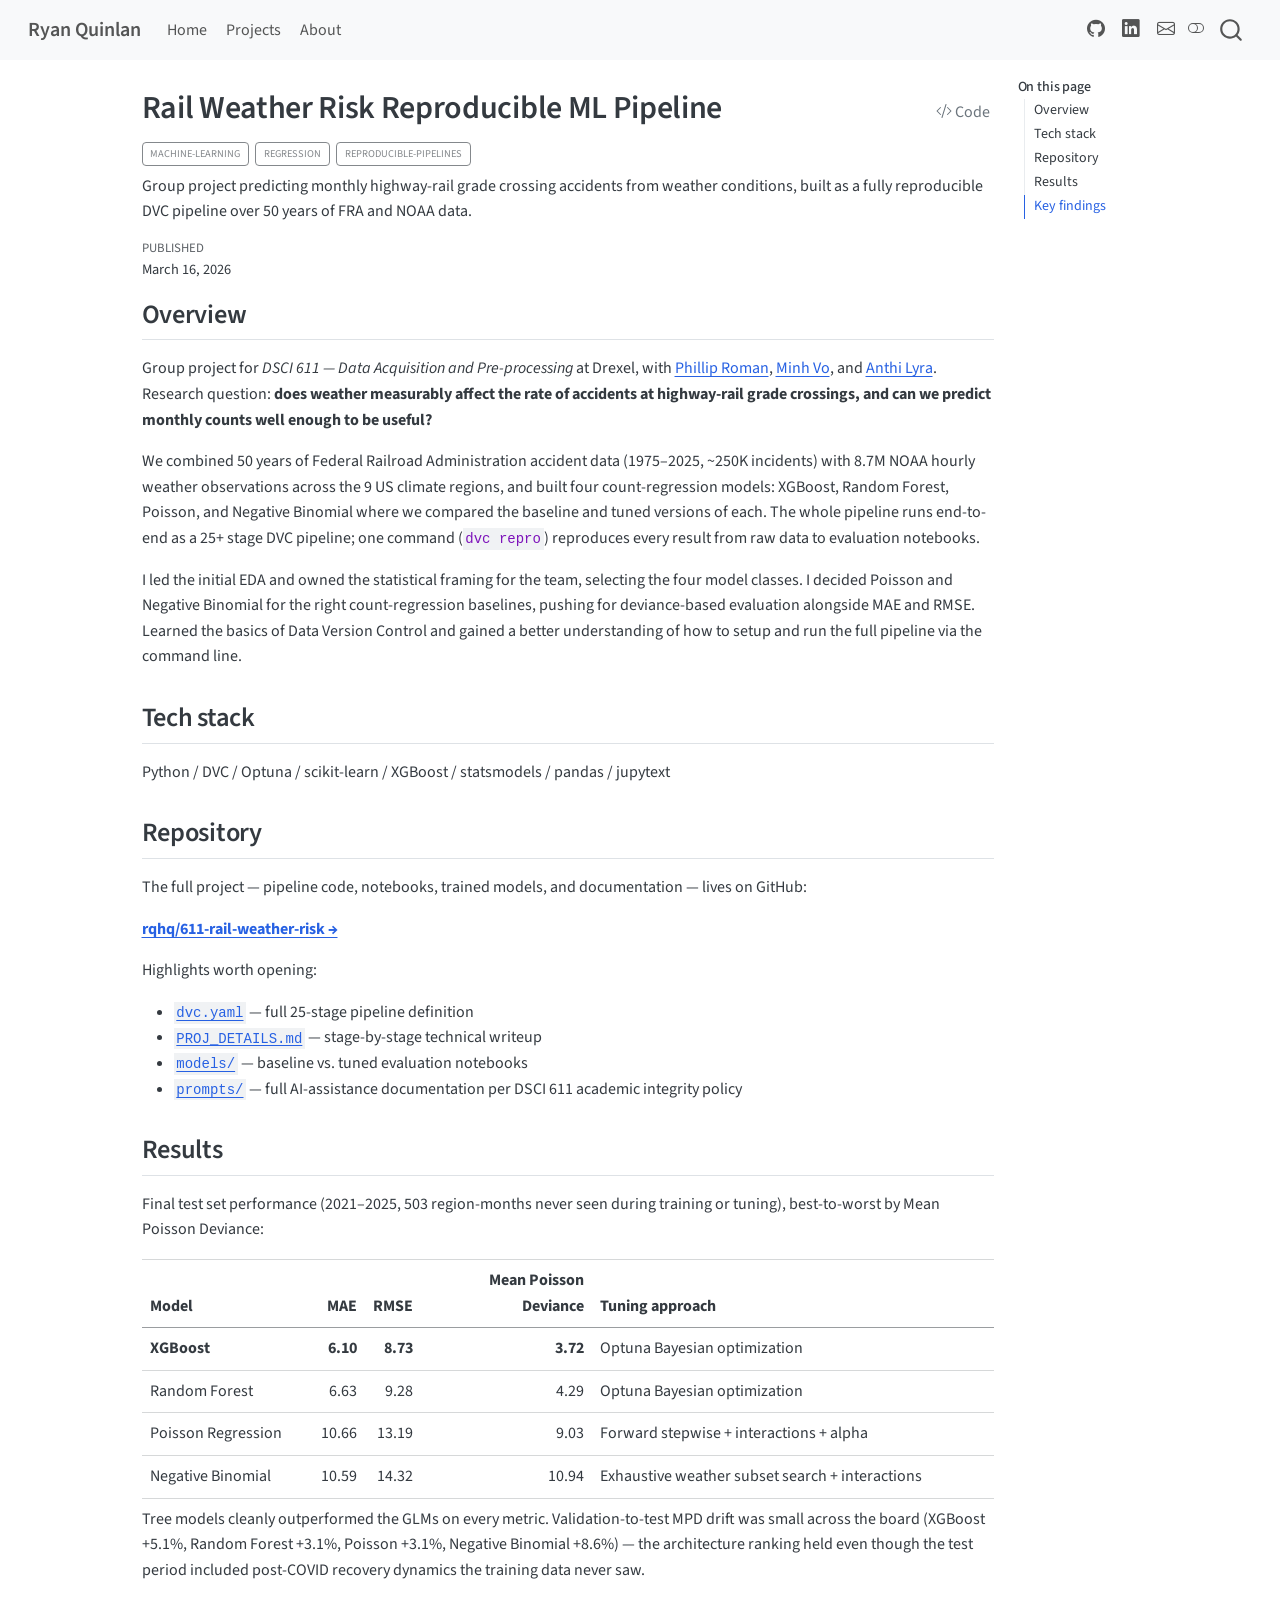
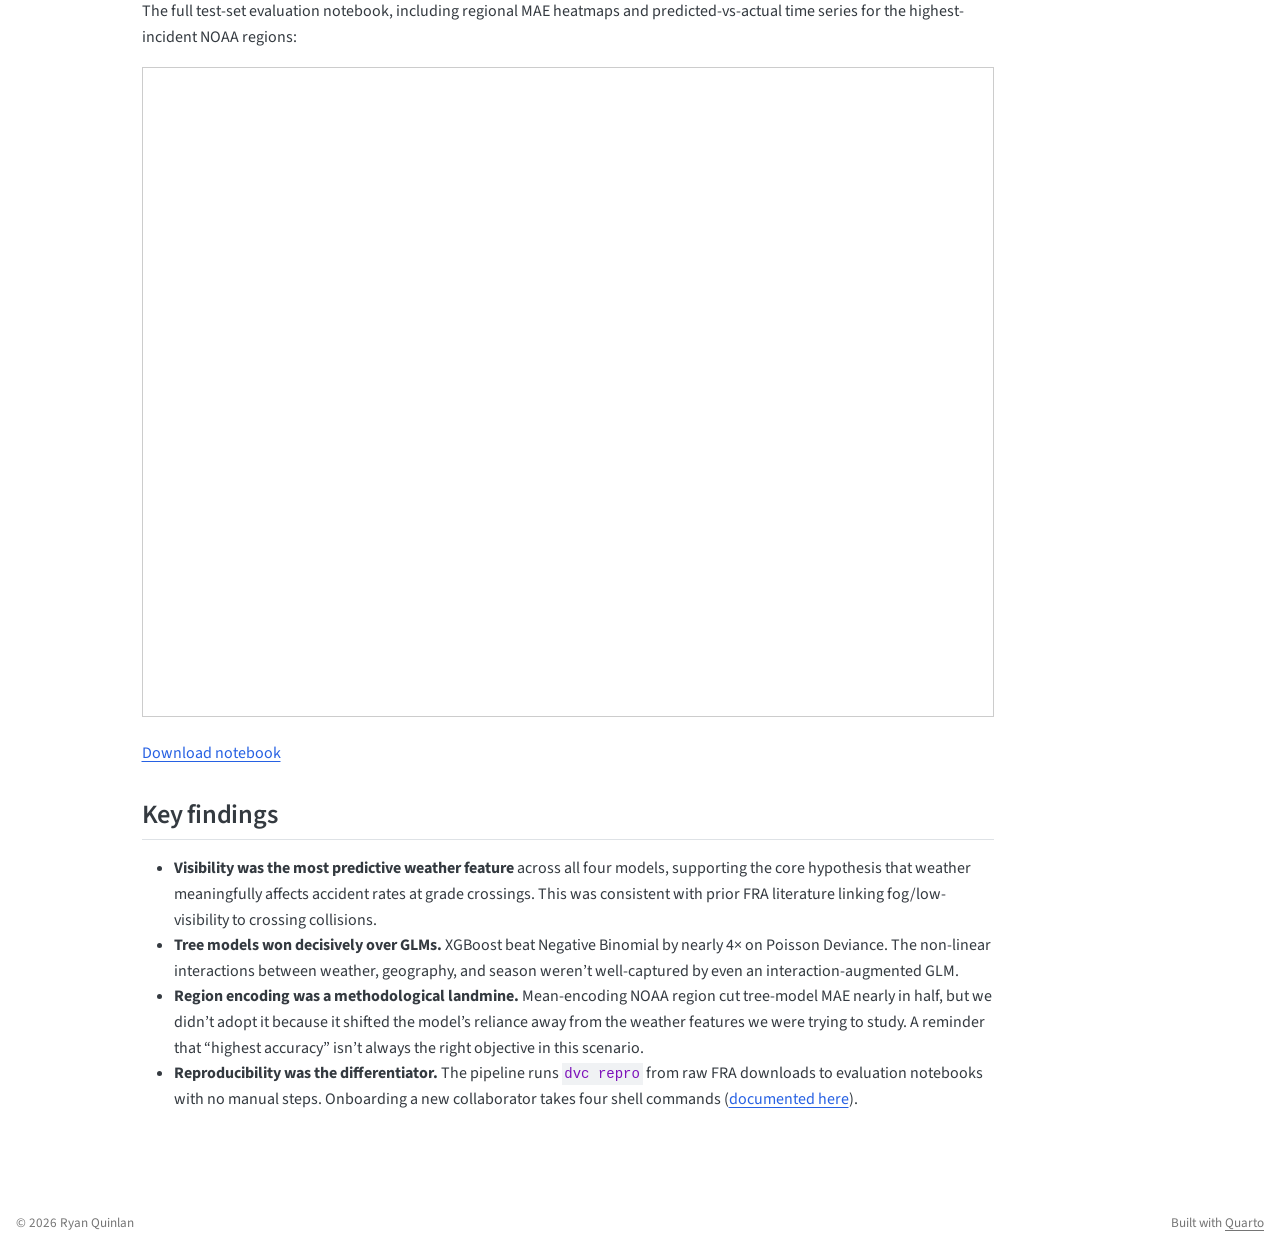
<file: docs/projects/Rail_Weather_Risk.html>
<!DOCTYPE html>
<html xmlns="http://www.w3.org/1999/xhtml" lang="en" xml:lang="en"><head>

<meta charset="utf-8">
<meta name="generator" content="quarto-1.9.37">

<meta name="viewport" content="width=device-width, initial-scale=1.0, user-scalable=yes">

<meta name="dcterms.date" content="2026-03-16">
<meta name="description" content="Group project predicting monthly highway-rail grade crossing accidents from weather conditions, built as a fully reproducible DVC pipeline over 50 years of FRA and NOAA data.">

<title>Rail Weather Risk Reproducible ML Pipeline – Ryan Quinlan</title>
<style>
/* Default styles provided by pandoc.
** See https://pandoc.org/MANUAL.html#variables-for-html for config info.
*/
code{white-space: pre-wrap;}
span.smallcaps{font-variant: small-caps;}
div.columns{display: flex; gap: min(4vw, 1.5em);}
div.column{flex: auto; overflow-x: auto;}
div.hanging-indent{margin-left: 1.5em; text-indent: -1.5em;}
ul.task-list{list-style: none;}
ul.task-list li input[type="checkbox"] {
  width: 0.8em;
  margin: 0 0.8em 0.2em -1em; /* quarto-specific, see https://github.com/quarto-dev/quarto-cli/issues/4556 */ 
  vertical-align: middle;
}
/* CSS for syntax highlighting */
html { -webkit-text-size-adjust: 100%; }
pre > code.sourceCode { white-space: pre; position: relative; }
pre > code.sourceCode > span { display: inline-block; line-height: 1.25; }
pre > code.sourceCode > span:empty { height: 1.2em; }
.sourceCode { overflow: visible; }
code.sourceCode > span { color: inherit; text-decoration: inherit; }
div.sourceCode { margin: 1em 0; }
pre.sourceCode { margin: 0; }
@media screen {
div.sourceCode { overflow: auto; }
}
@media print {
pre > code.sourceCode { white-space: pre-wrap; }
pre > code.sourceCode > span { text-indent: -5em; padding-left: 5em; }
}
pre.numberSource code
  { counter-reset: source-line 0; }
pre.numberSource code > span
  { position: relative; left: -4em; counter-increment: source-line; }
pre.numberSource code > span > a:first-child::before
  { content: counter(source-line);
    position: relative; left: -1em; text-align: right; vertical-align: baseline;
    border: none; display: inline-block;
    -webkit-touch-callout: none; -webkit-user-select: none;
    -khtml-user-select: none; -moz-user-select: none;
    -ms-user-select: none; user-select: none;
    padding: 0 4px; width: 4em;
  }
pre.numberSource { margin-left: 3em;  padding-left: 4px; }
div.sourceCode
  {   }
@media screen {
pre > code.sourceCode > span > a:first-child::before { text-decoration: underline; }
}
</style>


<script src="../site_libs/quarto-nav/quarto-nav.js"></script>
<script src="../site_libs/clipboard/clipboard.min.js"></script>
<script src="../site_libs/quarto-search/autocomplete.umd.js"></script>
<script src="../site_libs/quarto-search/fuse.min.js"></script>
<script src="../site_libs/quarto-search/quarto-search.js"></script>
<meta name="quarto:offset" content="../">
<script src="../site_libs/quarto-html/quarto.js" type="module"></script>
<script src="../site_libs/quarto-html/tabsets/tabsets.js" type="module"></script>
<script src="../site_libs/quarto-html/popper.min.js"></script>
<script src="../site_libs/quarto-html/tippy.umd.min.js"></script>
<script src="../site_libs/quarto-html/anchor.min.js"></script>
<link href="../site_libs/quarto-html/tippy.css" rel="stylesheet">
<link href="../site_libs/quarto-html/quarto-syntax-highlighting-7f8f88aac4f3542376d5c11b86a4c14d.css" rel="stylesheet" class="quarto-color-scheme" id="quarto-text-highlighting-styles">
<link href="../site_libs/quarto-html/quarto-syntax-highlighting-dark-d0ae9245876894da5ac7e18953ecc5cc.css" rel="stylesheet" class="quarto-color-scheme quarto-color-alternate" id="quarto-text-highlighting-styles">
<link href="../site_libs/quarto-html/quarto-syntax-highlighting-7f8f88aac4f3542376d5c11b86a4c14d.css" rel="stylesheet" class="quarto-color-scheme-extra" id="quarto-text-highlighting-styles">
<script src="../site_libs/bootstrap/bootstrap.min.js"></script>
<link href="../site_libs/bootstrap/bootstrap-icons.css" rel="stylesheet">
<link href="../site_libs/bootstrap/bootstrap-61c1c92ea5b6942d29d62ba3caffb389.min.css" rel="stylesheet" append-hash="true" class="quarto-color-scheme" id="quarto-bootstrap" data-mode="light">
<link href="../site_libs/bootstrap/bootstrap-dark-345f71f8431ab28c725db33fa060910f.min.css" rel="stylesheet" append-hash="true" class="quarto-color-scheme quarto-color-alternate" id="quarto-bootstrap" data-mode="dark">
<link href="../site_libs/bootstrap/bootstrap-61c1c92ea5b6942d29d62ba3caffb389.min.css" rel="stylesheet" append-hash="true" class="quarto-color-scheme-extra" id="quarto-bootstrap" data-mode="light">
<script id="quarto-search-options" type="application/json">{
  "location": "navbar",
  "copy-button": false,
  "collapse-after": 3,
  "panel-placement": "end",
  "type": "overlay",
  "limit": 50,
  "keyboard-shortcut": [
    "f",
    "/",
    "s"
  ],
  "show-item-context": false,
  "language": {
    "search-no-results-text": "No results",
    "search-matching-documents-text": "matching documents",
    "search-copy-link-title": "Copy link to search",
    "search-hide-matches-text": "Hide additional matches",
    "search-more-match-text": "more match in this document",
    "search-more-matches-text": "more matches in this document",
    "search-clear-button-title": "Clear",
    "search-text-placeholder": "",
    "search-detached-cancel-button-title": "Cancel",
    "search-submit-button-title": "Submit",
    "search-label": "Search"
  }
}</script>


<link rel="stylesheet" href="../styles.css">
</head>

<body class="nav-fixed quarto-light"><script id="quarto-html-before-body" type="application/javascript">
    const toggleBodyColorMode = (bsSheetEl) => {
      const mode = bsSheetEl.getAttribute("data-mode");
      const bodyEl = window.document.querySelector("body");
      if (mode === "dark") {
        bodyEl.classList.add("quarto-dark");
        bodyEl.classList.remove("quarto-light");
      } else {
        bodyEl.classList.add("quarto-light");
        bodyEl.classList.remove("quarto-dark");
      }
    }
    const toggleBodyColorPrimary = () => {
      const bsSheetEl = window.document.querySelector("link#quarto-bootstrap:not([rel=disabled-stylesheet])");
      if (bsSheetEl) {
        toggleBodyColorMode(bsSheetEl);
      }
    }
    const setColorSchemeToggle = (alternate) => {
      const toggles = window.document.querySelectorAll('.quarto-color-scheme-toggle');
      for (let i=0; i < toggles.length; i++) {
        const toggle = toggles[i];
        if (toggle) {
          if (alternate) {
            toggle.classList.add("alternate");
          } else {
            toggle.classList.remove("alternate");
          }
        }
      }
    };
    const toggleColorMode = (alternate) => {
      // Switch the stylesheets
      const primaryStylesheets = window.document.querySelectorAll('link.quarto-color-scheme:not(.quarto-color-alternate)');
      const alternateStylesheets = window.document.querySelectorAll('link.quarto-color-scheme.quarto-color-alternate');
      manageTransitions('#quarto-margin-sidebar .nav-link', false);
      if (alternate) {
        // note: dark is layered on light, we don't disable primary!
        enableStylesheet(alternateStylesheets);
        for (const sheetNode of alternateStylesheets) {
          if (sheetNode.id === "quarto-bootstrap") {
            toggleBodyColorMode(sheetNode);
          }
        }
      } else {
        disableStylesheet(alternateStylesheets);
        enableStylesheet(primaryStylesheets)
        toggleBodyColorPrimary();
      }
      manageTransitions('#quarto-margin-sidebar .nav-link', true);
      // Switch the toggles
      setColorSchemeToggle(alternate)
      // Hack to workaround the fact that safari doesn't
      // properly recolor the scrollbar when toggling (#1455)
      if (navigator.userAgent.indexOf('Safari') > 0 && navigator.userAgent.indexOf('Chrome') == -1) {
        manageTransitions("body", false);
        window.scrollTo(0, 1);
        setTimeout(() => {
          window.scrollTo(0, 0);
          manageTransitions("body", true);
        }, 40);
      }
    }
    const disableStylesheet = (stylesheets) => {
      for (let i=0; i < stylesheets.length; i++) {
        const stylesheet = stylesheets[i];
        stylesheet.rel = 'disabled-stylesheet';
      }
    }
    const enableStylesheet = (stylesheets) => {
      for (let i=0; i < stylesheets.length; i++) {
        const stylesheet = stylesheets[i];
        if(stylesheet.rel !== 'stylesheet') { // for Chrome, which will still FOUC without this check
          stylesheet.rel = 'stylesheet';
        }
      }
    }
    const manageTransitions = (selector, allowTransitions) => {
      const els = window.document.querySelectorAll(selector);
      for (let i=0; i < els.length; i++) {
        const el = els[i];
        if (allowTransitions) {
          el.classList.remove('notransition');
        } else {
          el.classList.add('notransition');
        }
      }
    }
    const isFileUrl = () => {
      return window.location.protocol === 'file:';
    }
    const hasAlternateSentinel = () => {
      let styleSentinel = getColorSchemeSentinel();
      if (styleSentinel !== null) {
        return styleSentinel === "alternate";
      } else {
        return false;
      }
    }
    const setStyleSentinel = (alternate) => {
      const value = alternate ? "alternate" : "default";
      if (!isFileUrl()) {
        window.localStorage.setItem("quarto-color-scheme", value);
      } else {
        localAlternateSentinel = value;
      }
    }
    const getColorSchemeSentinel = () => {
      if (!isFileUrl()) {
        const storageValue = window.localStorage.getItem("quarto-color-scheme");
        return storageValue != null ? storageValue : localAlternateSentinel;
      } else {
        return localAlternateSentinel;
      }
    }
    const toggleGiscusIfUsed = (isAlternate, darkModeDefault) => {
      const baseTheme = document.querySelector('#giscus-base-theme')?.value ?? 'light';
      const alternateTheme = document.querySelector('#giscus-alt-theme')?.value ?? 'dark';
      let newTheme = '';
      if(authorPrefersDark) {
        newTheme = isAlternate ? baseTheme : alternateTheme;
      } else {
        newTheme = isAlternate ? alternateTheme : baseTheme;
      }
      const changeGiscusTheme = () => {
        // From: https://github.com/giscus/giscus/issues/336
        const sendMessage = (message) => {
          const iframe = document.querySelector('iframe.giscus-frame');
          if (!iframe) return;
          iframe.contentWindow.postMessage({ giscus: message }, 'https://giscus.app');
        }
        sendMessage({
          setConfig: {
            theme: newTheme
          }
        });
      }
      const isGiscussLoaded = window.document.querySelector('iframe.giscus-frame') !== null;
      if (isGiscussLoaded) {
        changeGiscusTheme();
      }
    };
    const authorPrefersDark = false;
    const darkModeDefault = authorPrefersDark;
      document.querySelector('link#quarto-text-highlighting-styles.quarto-color-scheme-extra').rel = 'disabled-stylesheet';
      document.querySelector('link#quarto-bootstrap.quarto-color-scheme-extra').rel = 'disabled-stylesheet';
    let localAlternateSentinel = darkModeDefault ? 'alternate' : 'default';
    // Dark / light mode switch
    window.quartoToggleColorScheme = () => {
      // Read the current dark / light value
      let toAlternate = !hasAlternateSentinel();
      toggleColorMode(toAlternate);
      setStyleSentinel(toAlternate);
      toggleGiscusIfUsed(toAlternate, darkModeDefault);
      window.dispatchEvent(new Event('resize'));
    };
    // Switch to dark mode if need be
    if (hasAlternateSentinel()) {
      toggleColorMode(true);
    } else {
      toggleColorMode(false);
    }
  </script>

<div id="quarto-search-results"></div>
  <header id="quarto-header" class="headroom fixed-top">
    <nav class="navbar navbar-expand-lg " data-bs-theme="dark">
      <div class="navbar-container container-fluid">
      <div class="navbar-brand-container mx-auto">
    <a class="navbar-brand" href="../index.html">
    <span class="navbar-title">Ryan Quinlan</span>
    </a>
  </div>
            <div id="quarto-search" class="" title="Search"></div>
          <button class="navbar-toggler" type="button" data-bs-toggle="collapse" data-bs-target="#navbarCollapse" aria-controls="navbarCollapse" role="menu" aria-expanded="false" aria-label="Toggle navigation" onclick="if (window.quartoToggleHeadroom) { window.quartoToggleHeadroom(); }">
  <span class="navbar-toggler-icon"></span>
</button>
          <div class="collapse navbar-collapse" id="navbarCollapse">
            <ul class="navbar-nav navbar-nav-scroll me-auto">
  <li class="nav-item">
    <a class="nav-link" href="../index.html"> 
<span class="menu-text">Home</span></a>
  </li>  
  <li class="nav-item">
    <a class="nav-link" href="../projects/index.html"> 
<span class="menu-text">Projects</span></a>
  </li>  
  <li class="nav-item">
    <a class="nav-link" href="../about.html"> 
<span class="menu-text">About</span></a>
  </li>  
</ul>
            <ul class="navbar-nav navbar-nav-scroll ms-auto">
  <li class="nav-item compact">
    <a class="nav-link" href="https://github.com/rqhq"> <i class="bi bi-github" role="img" aria-label="GitHub">
</i> 
<span class="menu-text"></span></a>
  </li>  
  <li class="nav-item compact">
    <a class="nav-link" href="https://www.linkedin.com/in/ryan-w-quinlan"> <i class="bi bi-linkedin" role="img" aria-label="LinkedIn">
</i> 
<span class="menu-text"></span></a>
  </li>  
  <li class="nav-item compact">
    <a class="nav-link" href="mailto:rwquinlan@outlook.com"> <i class="bi bi-envelope" role="img" aria-label="Email">
</i> 
<span class="menu-text"></span></a>
  </li>  
</ul>
          </div> <!-- /navcollapse -->
            <div class="quarto-navbar-tools">
  <a href="" class="quarto-color-scheme-toggle quarto-navigation-tool  px-1" onclick="window.quartoToggleColorScheme(); return false;" title="Toggle dark mode"><i class="bi"></i></a>
</div>
      </div> <!-- /container-fluid -->
    </nav>
</header>
<!-- content -->
<div id="quarto-content" class="quarto-container page-columns page-rows-contents page-layout-article page-navbar">
<!-- sidebar -->
<!-- margin-sidebar -->
    <div id="quarto-margin-sidebar" class="sidebar margin-sidebar">
        <nav id="TOC" role="doc-toc" class="toc-active">
    <h2 id="toc-title">On this page</h2>
   
  <ul>
  <li><a href="#overview" id="toc-overview" class="nav-link active" data-scroll-target="#overview">Overview</a></li>
  <li><a href="#tech-stack" id="toc-tech-stack" class="nav-link" data-scroll-target="#tech-stack">Tech stack</a></li>
  <li><a href="#repository" id="toc-repository" class="nav-link" data-scroll-target="#repository">Repository</a></li>
  <li><a href="#results" id="toc-results" class="nav-link" data-scroll-target="#results">Results</a></li>
  <li><a href="#key-findings" id="toc-key-findings" class="nav-link" data-scroll-target="#key-findings">Key findings</a></li>
  </ul>
</nav>
    </div>
<!-- main -->
<main class="content" id="quarto-document-content">


<header id="title-block-header" class="quarto-title-block default">
<div class="quarto-title">
<div class="quarto-title-block"><div><h1 class="title">Rail Weather Risk Reproducible ML Pipeline</h1><button type="button" class="btn code-tools-button" id="quarto-code-tools-source"><i class="bi"></i> Code</button></div></div>
  <div class="quarto-categories">
    <div class="quarto-category">machine-learning</div>
    <div class="quarto-category">regression</div>
    <div class="quarto-category">reproducible-pipelines</div>
  </div>
  </div>

<div>
  <div class="description">
    Group project predicting monthly highway-rail grade crossing accidents from weather conditions, built as a fully reproducible DVC pipeline over 50 years of FRA and NOAA data.
  </div>
</div>


<div class="quarto-title-meta">

    
    <div>
    <div class="quarto-title-meta-heading">Published</div>
    <div class="quarto-title-meta-contents">
      <p class="date">March 16, 2026</p>
    </div>
  </div>
  
    
  </div>
  


</header>


<section id="overview" class="level2">
<h2 class="anchored" data-anchor-id="overview">Overview</h2>
<p>Group project for <em>DSCI 611 — Data Acquisition and Pre-processing</em> at Drexel, with <a href="https://github.com/PhillipJRoman">Phillip Roman</a>, <a href="https://github.com/minhmgnvo">Minh Vo</a>, and <a href="https://github.com/al3858">Anthi Lyra</a>. Research question: <strong>does weather measurably affect the rate of accidents at highway-rail grade crossings, and can we predict monthly counts well enough to be useful?</strong></p>
<p>We combined 50 years of Federal Railroad Administration accident data (1975–2025, ~250K incidents) with 8.7M NOAA hourly weather observations across the 9 US climate regions, and built four count-regression models: XGBoost, Random Forest, Poisson, and Negative Binomial where we compared the baseline and tuned versions of each. The whole pipeline runs end-to-end as a 25+ stage DVC pipeline; one command (<code>dvc repro</code>) reproduces every result from raw data to evaluation notebooks.</p>
<p>I led the initial EDA and owned the statistical framing for the team, selecting the four model classes. I decided Poisson and Negative Binomial for the right count-regression baselines, pushing for deviance-based evaluation alongside MAE and RMSE. Learned the basics of Data Version Control and gained a better understanding of how to setup and run the full pipeline via the command line.</p>
</section>
<section id="tech-stack" class="level2">
<h2 class="anchored" data-anchor-id="tech-stack">Tech stack</h2>
<p>Python / DVC / Optuna / scikit-learn / XGBoost / statsmodels / pandas / jupytext</p>
</section>
<section id="repository" class="level2">
<h2 class="anchored" data-anchor-id="repository">Repository</h2>
<p>The full project — pipeline code, notebooks, trained models, and documentation — lives on GitHub:</p>
<p><a href="https://github.com/rqhq/611-rail-weather-risk"><strong>rqhq/611-rail-weather-risk →</strong></a></p>
<p>Highlights worth opening:</p>
<ul>
<li><a href="https://github.com/rqhq/611-rail-weather-risk/blob/main/dvc.yaml"><code>dvc.yaml</code></a> — full 25-stage pipeline definition</li>
<li><a href="https://github.com/rqhq/611-rail-weather-risk/blob/main/PROJ_DETAILS.md"><code>PROJ_DETAILS.md</code></a> — stage-by-stage technical writeup</li>
<li><a href="https://github.com/rqhq/611-rail-weather-risk/tree/main/models"><code>models/</code></a> — baseline vs.&nbsp;tuned evaluation notebooks</li>
<li><a href="https://github.com/rqhq/611-rail-weather-risk/tree/main/prompts"><code>prompts/</code></a> — full AI-assistance documentation per DSCI 611 academic integrity policy</li>
</ul>
</section>
<section id="results" class="level2">
<h2 class="anchored" data-anchor-id="results">Results</h2>
<p>Final test set performance (2021–2025, 503 region-months never seen during training or tuning), best-to-worst by Mean Poisson Deviance:</p>
<table class="caption-top table">
<colgroup>
<col style="width: 20%">
<col style="width: 5%">
<col style="width: 5%">
<col style="width: 20%">
<col style="width: 47%">
</colgroup>
<thead>
<tr class="header">
<th>Model</th>
<th style="text-align: right;">MAE</th>
<th style="text-align: right;">RMSE</th>
<th style="text-align: right;">Mean Poisson Deviance</th>
<th>Tuning approach</th>
</tr>
</thead>
<tbody>
<tr class="odd">
<td><strong>XGBoost</strong></td>
<td style="text-align: right;"><strong>6.10</strong></td>
<td style="text-align: right;"><strong>8.73</strong></td>
<td style="text-align: right;"><strong>3.72</strong></td>
<td>Optuna Bayesian optimization</td>
</tr>
<tr class="even">
<td>Random Forest</td>
<td style="text-align: right;">6.63</td>
<td style="text-align: right;">9.28</td>
<td style="text-align: right;">4.29</td>
<td>Optuna Bayesian optimization</td>
</tr>
<tr class="odd">
<td>Poisson Regression</td>
<td style="text-align: right;">10.66</td>
<td style="text-align: right;">13.19</td>
<td style="text-align: right;">9.03</td>
<td>Forward stepwise + interactions + alpha</td>
</tr>
<tr class="even">
<td>Negative Binomial</td>
<td style="text-align: right;">10.59</td>
<td style="text-align: right;">14.32</td>
<td style="text-align: right;">10.94</td>
<td>Exhaustive weather subset search + interactions</td>
</tr>
</tbody>
</table>
<p>Tree models cleanly outperformed the GLMs on every metric. Validation-to-test MPD drift was small across the board (XGBoost +5.1%, Random Forest +3.1%, Poisson +3.1%, Negative Binomial +8.6%) — the architecture ranking held even though the test period included post-COVID recovery dynamics the training data never saw.</p>
<p>The full test-set evaluation notebook, including regional MAE heatmaps and predicted-vs-actual time series for the highest-incident NOAA regions:</p>
<iframe src="../pdfs/test_model_eval.pdf" width="100%" height="650px" style="border: 1px solid #ccc;">
</iframe>
<p><a href="../pdfs/test_model_eval.pdf">Download notebook</a></p>
</section>
<section id="key-findings" class="level2">
<h2 class="anchored" data-anchor-id="key-findings">Key findings</h2>
<ul>
<li><strong>Visibility was the most predictive weather feature</strong> across all four models, supporting the core hypothesis that weather meaningfully affects accident rates at grade crossings. This was consistent with prior FRA literature linking fog/low-visibility to crossing collisions.</li>
<li><strong>Tree models won decisively over GLMs.</strong> XGBoost beat Negative Binomial by nearly 4× on Poisson Deviance. The non-linear interactions between weather, geography, and season weren’t well-captured by even an interaction-augmented GLM.</li>
<li><strong>Region encoding was a methodological landmine.</strong> Mean-encoding NOAA region cut tree-model MAE nearly in half, but we didn’t adopt it because it shifted the model’s reliance away from the weather features we were trying to study. A reminder that “highest accuracy” isn’t always the right objective in this scenario.</li>
<li><strong>Reproducibility was the differentiator.</strong> The pipeline runs <code>dvc repro</code> from raw FRA downloads to evaluation notebooks with no manual steps. Onboarding a new collaborator takes four shell commands (<a href="https://github.com/rqhq/611-rail-weather-risk/blob/main/ONBOARDING_README.md">documented here</a>).</li>
</ul>


<!-- -->

</section>

</main> <!-- /main -->
<script id="quarto-html-after-body" type="application/javascript">
  window.document.addEventListener("DOMContentLoaded", function (event) {
    // Ensure there is a toggle, if there isn't float one in the top right
    if (window.document.querySelector('.quarto-color-scheme-toggle') === null) {
      const a = window.document.createElement('a');
      a.classList.add('top-right');
      a.classList.add('quarto-color-scheme-toggle');
      a.href = "";
      a.onclick = function() { try { window.quartoToggleColorScheme(); } catch {} return false; };
      const i = window.document.createElement("i");
      i.classList.add('bi');
      a.appendChild(i);
      window.document.body.appendChild(a);
    }
    setColorSchemeToggle(hasAlternateSentinel())
    const icon = "";
    const anchorJS = new window.AnchorJS();
    anchorJS.options = {
      placement: 'right',
      icon: icon
    };
    anchorJS.add('.anchored');
    const isCodeAnnotation = (el) => {
      for (const clz of el.classList) {
        if (clz.startsWith('code-annotation-')) {                     
          return true;
        }
      }
      return false;
    }
    const onCopySuccess = function(e) {
      // button target
      const button = e.trigger;
      // don't keep focus
      button.blur();
      // flash "checked"
      button.classList.add('code-copy-button-checked');
      var currentTitle = button.getAttribute("title");
      button.setAttribute("title", "Copied!");
      let tooltip;
      if (window.bootstrap) {
        button.setAttribute("data-bs-toggle", "tooltip");
        button.setAttribute("data-bs-placement", "left");
        button.setAttribute("data-bs-title", "Copied!");
        tooltip = new bootstrap.Tooltip(button, 
          { trigger: "manual", 
            customClass: "code-copy-button-tooltip",
            offset: [0, -8]});
        tooltip.show();    
      }
      setTimeout(function() {
        if (tooltip) {
          tooltip.hide();
          button.removeAttribute("data-bs-title");
          button.removeAttribute("data-bs-toggle");
          button.removeAttribute("data-bs-placement");
        }
        button.setAttribute("title", currentTitle);
        button.classList.remove('code-copy-button-checked');
      }, 1000);
      // clear code selection
      e.clearSelection();
    }
    const getTextToCopy = function(trigger) {
      const outerScaffold = trigger.parentElement.cloneNode(true);
      const codeEl = outerScaffold.querySelector('code');
      for (const childEl of codeEl.children) {
        if (isCodeAnnotation(childEl)) {
          childEl.remove();
        }
      }
      return codeEl.innerText;
    }
    const clipboard = new window.ClipboardJS('.code-copy-button:not([data-in-quarto-modal])', {
      text: getTextToCopy
    });
    clipboard.on('success', onCopySuccess);
    if (window.document.getElementById('quarto-embedded-source-code-modal')) {
      const clipboardModal = new window.ClipboardJS('.code-copy-button[data-in-quarto-modal]', {
        text: getTextToCopy,
        container: window.document.getElementById('quarto-embedded-source-code-modal')
      });
      clipboardModal.on('success', onCopySuccess);
    }
    const viewSource = window.document.getElementById('quarto-view-source') ||
                       window.document.getElementById('quarto-code-tools-source');
    if (viewSource) {
      const sourceUrl = viewSource.getAttribute("data-quarto-source-url");
      viewSource.addEventListener("click", function(e) {
        if (sourceUrl) {
          // rstudio viewer pane
          if (/\bcapabilities=\b/.test(window.location)) {
            window.open(sourceUrl);
          } else {
            window.location.href = sourceUrl;
          }
        } else {
          const modal = new bootstrap.Modal(document.getElementById('quarto-embedded-source-code-modal'));
          modal.show();
        }
        return false;
      });
    }
    function toggleCodeHandler(show) {
      return function(e) {
        const detailsSrc = window.document.querySelectorAll(".cell > details > .sourceCode");
        for (let i=0; i<detailsSrc.length; i++) {
          const details = detailsSrc[i].parentElement;
          if (show) {
            details.open = true;
          } else {
            details.removeAttribute("open");
          }
        }
        const cellCodeDivs = window.document.querySelectorAll(".cell > .sourceCode");
        const fromCls = show ? "hidden" : "unhidden";
        const toCls = show ? "unhidden" : "hidden";
        for (let i=0; i<cellCodeDivs.length; i++) {
          const codeDiv = cellCodeDivs[i];
          if (codeDiv.classList.contains(fromCls)) {
            codeDiv.classList.remove(fromCls);
            codeDiv.classList.add(toCls);
          } 
        }
        return false;
      }
    }
    const hideAllCode = window.document.getElementById("quarto-hide-all-code");
    if (hideAllCode) {
      hideAllCode.addEventListener("click", toggleCodeHandler(false));
    }
    const showAllCode = window.document.getElementById("quarto-show-all-code");
    if (showAllCode) {
      showAllCode.addEventListener("click", toggleCodeHandler(true));
    }
      var localhostRegex = new RegExp(/^(?:http|https):\/\/localhost\:?[0-9]*\//);
      var mailtoRegex = new RegExp(/^mailto:/);
        var filterRegex = new RegExp('/' + window.location.host + '/');
      var isInternal = (href) => {
          return filterRegex.test(href) || localhostRegex.test(href) || mailtoRegex.test(href);
      }
      // Inspect non-navigation links and adorn them if external
     var links = window.document.querySelectorAll('a[href]:not(.nav-link):not(.navbar-brand):not(.toc-action):not(.sidebar-link):not(.sidebar-item-toggle):not(.pagination-link):not(.no-external):not([aria-hidden]):not(.dropdown-item):not(.quarto-navigation-tool):not(.about-link)');
      for (var i=0; i<links.length; i++) {
        const link = links[i];
        if (!isInternal(link.href)) {
          // undo the damage that might have been done by quarto-nav.js in the case of
          // links that we want to consider external
          if (link.dataset.originalHref !== undefined) {
            link.href = link.dataset.originalHref;
          }
        }
      }
    function tippyHover(el, contentFn, onTriggerFn, onUntriggerFn) {
      const config = {
        allowHTML: true,
        maxWidth: 500,
        delay: 100,
        arrow: false,
        appendTo: function(el) {
            return el.parentElement;
        },
        interactive: true,
        interactiveBorder: 10,
        theme: 'quarto',
        placement: 'bottom-start',
      };
      if (contentFn) {
        config.content = contentFn;
      }
      if (onTriggerFn) {
        config.onTrigger = onTriggerFn;
      }
      if (onUntriggerFn) {
        config.onUntrigger = onUntriggerFn;
      }
      window.tippy(el, config); 
    }
    const noterefs = window.document.querySelectorAll('a[role="doc-noteref"]');
    for (var i=0; i<noterefs.length; i++) {
      const ref = noterefs[i];
      tippyHover(ref, function() {
        // use id or data attribute instead here
        let href = ref.getAttribute('data-footnote-href') || ref.getAttribute('href');
        try { href = new URL(href).hash; } catch {}
        const id = href.replace(/^#\/?/, "");
        const note = window.document.getElementById(id);
        if (note) {
          return note.innerHTML;
        } else {
          return "";
        }
      });
    }
    const xrefs = window.document.querySelectorAll('a.quarto-xref');
    const processXRef = (id, note) => {
      // Strip column container classes
      const stripColumnClz = (el) => {
        el.classList.remove("page-full", "page-columns");
        if (el.children) {
          for (const child of el.children) {
            stripColumnClz(child);
          }
        }
      }
      stripColumnClz(note)
      if (id === null || id.startsWith('sec-')) {
        // Special case sections, only their first couple elements
        const container = document.createElement("div");
        if (note.children && note.children.length > 2) {
          container.appendChild(note.children[0].cloneNode(true));
          for (let i = 1; i < note.children.length; i++) {
            const child = note.children[i];
            if (child.tagName === "P" && child.innerText === "") {
              continue;
            } else {
              container.appendChild(child.cloneNode(true));
              break;
            }
          }
          if (window.Quarto?.typesetMath) {
            window.Quarto.typesetMath(container);
          }
          return container.innerHTML
        } else {
          if (window.Quarto?.typesetMath) {
            window.Quarto.typesetMath(note);
          }
          return note.innerHTML;
        }
      } else {
        // Remove any anchor links if they are present
        const anchorLink = note.querySelector('a.anchorjs-link');
        if (anchorLink) {
          anchorLink.remove();
        }
        if (window.Quarto?.typesetMath) {
          window.Quarto.typesetMath(note);
        }
        if (note.classList.contains("callout")) {
          return note.outerHTML;
        } else {
          return note.innerHTML;
        }
      }
    }
    for (var i=0; i<xrefs.length; i++) {
      const xref = xrefs[i];
      tippyHover(xref, undefined, function(instance) {
        instance.disable();
        let url = xref.getAttribute('href');
        let hash = undefined; 
        if (url.startsWith('#')) {
          hash = url;
        } else {
          try { hash = new URL(url).hash; } catch {}
        }
        if (hash) {
          const id = hash.replace(/^#\/?/, "");
          const note = window.document.getElementById(id);
          if (note !== null) {
            try {
              const html = processXRef(id, note.cloneNode(true));
              instance.setContent(html);
            } finally {
              instance.enable();
              instance.show();
            }
          } else {
            // See if we can fetch this
            fetch(url.split('#')[0])
            .then(res => res.text())
            .then(html => {
              const parser = new DOMParser();
              const htmlDoc = parser.parseFromString(html, "text/html");
              const note = htmlDoc.getElementById(id);
              if (note !== null) {
                const html = processXRef(id, note);
                instance.setContent(html);
              } 
            }).finally(() => {
              instance.enable();
              instance.show();
            });
          }
        } else {
          // See if we can fetch a full url (with no hash to target)
          // This is a special case and we should probably do some content thinning / targeting
          fetch(url)
          .then(res => res.text())
          .then(html => {
            const parser = new DOMParser();
            const htmlDoc = parser.parseFromString(html, "text/html");
            const note = htmlDoc.querySelector('main.content');
            if (note !== null) {
              // This should only happen for chapter cross references
              // (since there is no id in the URL)
              // remove the first header
              if (note.children.length > 0 && note.children[0].tagName === "HEADER") {
                note.children[0].remove();
              }
              const html = processXRef(null, note);
              instance.setContent(html);
            } 
          }).finally(() => {
            instance.enable();
            instance.show();
          });
        }
      }, function(instance) {
      });
    }
        let selectedAnnoteEl;
        const selectorForAnnotation = ( cell, annotation) => {
          let cellAttr = 'data-code-cell="' + cell + '"';
          let lineAttr = 'data-code-annotation="' +  annotation + '"';
          const selector = 'span[' + cellAttr + '][' + lineAttr + ']';
          return selector;
        }
        const selectCodeLines = (annoteEl) => {
          const doc = window.document;
          const targetCell = annoteEl.getAttribute("data-target-cell");
          const targetAnnotation = annoteEl.getAttribute("data-target-annotation");
          const annoteSpan = window.document.querySelector(selectorForAnnotation(targetCell, targetAnnotation));
          const lines = annoteSpan.getAttribute("data-code-lines").split(",");
          const lineIds = lines.map((line) => {
            return targetCell + "-" + line;
          })
          let top = null;
          let height = null;
          let parent = null;
          if (lineIds.length > 0) {
              //compute the position of the single el (top and bottom and make a div)
              const el = window.document.getElementById(lineIds[0]);
              top = el.offsetTop;
              height = el.offsetHeight;
              parent = el.parentElement.parentElement;
            if (lineIds.length > 1) {
              const lastEl = window.document.getElementById(lineIds[lineIds.length - 1]);
              const bottom = lastEl.offsetTop + lastEl.offsetHeight;
              height = bottom - top;
            }
            if (top !== null && height !== null && parent !== null) {
              // cook up a div (if necessary) and position it 
              let div = window.document.getElementById("code-annotation-line-highlight");
              if (div === null) {
                div = window.document.createElement("div");
                div.setAttribute("id", "code-annotation-line-highlight");
                div.style.position = 'absolute';
                parent.appendChild(div);
              }
              div.style.top = top - 2 + "px";
              div.style.height = height + 4 + "px";
              div.style.left = 0;
              let gutterDiv = window.document.getElementById("code-annotation-line-highlight-gutter");
              if (gutterDiv === null) {
                gutterDiv = window.document.createElement("div");
                gutterDiv.setAttribute("id", "code-annotation-line-highlight-gutter");
                gutterDiv.style.position = 'absolute';
                const codeCell = window.document.getElementById(targetCell);
                const gutter = codeCell.querySelector('.code-annotation-gutter');
                gutter.appendChild(gutterDiv);
              }
              gutterDiv.style.top = top - 2 + "px";
              gutterDiv.style.height = height + 4 + "px";
            }
            selectedAnnoteEl = annoteEl;
          }
        };
        const unselectCodeLines = () => {
          const elementsIds = ["code-annotation-line-highlight", "code-annotation-line-highlight-gutter"];
          elementsIds.forEach((elId) => {
            const div = window.document.getElementById(elId);
            if (div) {
              div.remove();
            }
          });
          selectedAnnoteEl = undefined;
        };
          // Handle positioning of the toggle
      window.addEventListener(
        "resize",
        throttle(() => {
          elRect = undefined;
          if (selectedAnnoteEl) {
            selectCodeLines(selectedAnnoteEl);
          }
        }, 10)
      );
      function throttle(fn, ms) {
      let throttle = false;
      let timer;
        return (...args) => {
          if(!throttle) { // first call gets through
              fn.apply(this, args);
              throttle = true;
          } else { // all the others get throttled
              if(timer) clearTimeout(timer); // cancel #2
              timer = setTimeout(() => {
                fn.apply(this, args);
                timer = throttle = false;
              }, ms);
          }
        };
      }
        // Attach click handler to the DT
        const annoteDls = window.document.querySelectorAll('dt[data-target-cell]');
        for (const annoteDlNode of annoteDls) {
          annoteDlNode.addEventListener('click', (event) => {
            const clickedEl = event.target;
            if (clickedEl !== selectedAnnoteEl) {
              unselectCodeLines();
              const activeEl = window.document.querySelector('dt[data-target-cell].code-annotation-active');
              if (activeEl) {
                activeEl.classList.remove('code-annotation-active');
              }
              selectCodeLines(clickedEl);
              clickedEl.classList.add('code-annotation-active');
            } else {
              // Unselect the line
              unselectCodeLines();
              clickedEl.classList.remove('code-annotation-active');
            }
          });
        }
    const findCites = (el) => {
      const parentEl = el.parentElement;
      if (parentEl) {
        const cites = parentEl.dataset.cites;
        if (cites) {
          return {
            el,
            cites: cites.split(' ')
          };
        } else {
          return findCites(el.parentElement)
        }
      } else {
        return undefined;
      }
    };
    var bibliorefs = window.document.querySelectorAll('a[role="doc-biblioref"]');
    for (var i=0; i<bibliorefs.length; i++) {
      const ref = bibliorefs[i];
      const citeInfo = findCites(ref);
      if (citeInfo) {
        tippyHover(citeInfo.el, function() {
          var popup = window.document.createElement('div');
          citeInfo.cites.forEach(function(cite) {
            var citeDiv = window.document.createElement('div');
            citeDiv.classList.add('hanging-indent');
            citeDiv.classList.add('csl-entry');
            var biblioDiv = window.document.getElementById('ref-' + cite);
            if (biblioDiv) {
              citeDiv.innerHTML = biblioDiv.innerHTML;
            }
            popup.appendChild(citeDiv);
          });
          return popup.innerHTML;
        });
      }
    }
  });
  </script><div class="modal fade" id="quarto-embedded-source-code-modal" tabindex="-1" aria-labelledby="quarto-embedded-source-code-modal-label" aria-hidden="true"><div class="modal-dialog modal-dialog-scrollable"><div class="modal-content"><div class="modal-header"><h5 class="modal-title" id="quarto-embedded-source-code-modal-label">Source Code</h5><button class="btn-close" data-bs-dismiss="modal"></button></div><div class="modal-body"><div class="">
<div class="code-copy-outer-scaffold"><div class="sourceCode" id="cb1" data-shortcodes="false"><pre class="sourceCode markdown code-with-copy"><code class="sourceCode markdown"><span id="cb1-1"><a href="#cb1-1" aria-hidden="true" tabindex="-1"></a><span class="co">---</span></span>
<span id="cb1-2"><a href="#cb1-2" aria-hidden="true" tabindex="-1"></a><span class="an">title:</span><span class="co"> "Rail Weather Risk Reproducible ML Pipeline"</span></span>
<span id="cb1-3"><a href="#cb1-3" aria-hidden="true" tabindex="-1"></a><span class="an">description:</span><span class="co"> "Group project predicting monthly highway-rail grade crossing accidents from weather conditions, built as a fully reproducible DVC pipeline over 50 years of FRA and NOAA data."</span></span>
<span id="cb1-4"><a href="#cb1-4" aria-hidden="true" tabindex="-1"></a><span class="an">date:</span><span class="co"> "2026-03-16"</span></span>
<span id="cb1-5"><a href="#cb1-5" aria-hidden="true" tabindex="-1"></a><span class="an">categories:</span><span class="co"> [machine-learning, regression, reproducible-pipelines]</span></span>
<span id="cb1-6"><a href="#cb1-6" aria-hidden="true" tabindex="-1"></a><span class="an">image:</span><span class="co"> ../images/train-thumb.png</span></span>
<span id="cb1-7"><a href="#cb1-7" aria-hidden="true" tabindex="-1"></a><span class="an">image-alt:</span><span class="co"> "Thumbnail for rail weather risk project"</span></span>
<span id="cb1-8"><a href="#cb1-8" aria-hidden="true" tabindex="-1"></a><span class="an">format:</span></span>
<span id="cb1-9"><a href="#cb1-9" aria-hidden="true" tabindex="-1"></a><span class="co">  html:</span></span>
<span id="cb1-10"><a href="#cb1-10" aria-hidden="true" tabindex="-1"></a><span class="co">    code-fold: true</span></span>
<span id="cb1-11"><a href="#cb1-11" aria-hidden="true" tabindex="-1"></a><span class="co">    code-tools: true</span></span>
<span id="cb1-12"><a href="#cb1-12" aria-hidden="true" tabindex="-1"></a><span class="co">---</span></span>
<span id="cb1-13"><a href="#cb1-13" aria-hidden="true" tabindex="-1"></a></span>
<span id="cb1-14"><a href="#cb1-14" aria-hidden="true" tabindex="-1"></a><span class="fu">## Overview</span></span>
<span id="cb1-15"><a href="#cb1-15" aria-hidden="true" tabindex="-1"></a></span>
<span id="cb1-16"><a href="#cb1-16" aria-hidden="true" tabindex="-1"></a>Group project for *DSCI 611 — Data Acquisition and Pre-processing* at Drexel, with [Phillip Roman](https://github.com/PhillipJRoman), [Minh Vo](https://github.com/minhmgnvo), and [Anthi Lyra](https://github.com/al3858). Research question: **does weather measurably affect the rate of accidents at highway-rail grade crossings, and can we predict monthly counts well enough to be useful?**</span>
<span id="cb1-17"><a href="#cb1-17" aria-hidden="true" tabindex="-1"></a></span>
<span id="cb1-18"><a href="#cb1-18" aria-hidden="true" tabindex="-1"></a>We combined 50 years of Federal Railroad Administration accident data (1975–2025, ~250K incidents) with 8.7M NOAA hourly weather observations across the 9 US climate regions, and built four count-regression models: XGBoost, Random Forest, Poisson, and Negative Binomial where we compared the baseline and tuned versions of each. The whole pipeline runs end-to-end as a 25+ stage DVC pipeline; one command (<span class="in">`dvc repro`</span>) reproduces every result from raw data to evaluation notebooks.</span>
<span id="cb1-19"><a href="#cb1-19" aria-hidden="true" tabindex="-1"></a></span>
<span id="cb1-20"><a href="#cb1-20" aria-hidden="true" tabindex="-1"></a></span>
<span id="cb1-21"><a href="#cb1-21" aria-hidden="true" tabindex="-1"></a>I led the initial EDA and owned the statistical framing for the team, selecting the four model classes. I decided Poisson and Negative Binomial for the right count-regression baselines, pushing for deviance-based evaluation alongside MAE and RMSE. Learned the basics of Data Version Control and gained a better understanding of how to setup and run the full pipeline via the command line.</span>
<span id="cb1-22"><a href="#cb1-22" aria-hidden="true" tabindex="-1"></a></span>
<span id="cb1-23"><a href="#cb1-23" aria-hidden="true" tabindex="-1"></a><span class="fu">## Tech stack</span></span>
<span id="cb1-24"><a href="#cb1-24" aria-hidden="true" tabindex="-1"></a></span>
<span id="cb1-25"><a href="#cb1-25" aria-hidden="true" tabindex="-1"></a>Python / DVC / Optuna / scikit-learn / XGBoost / statsmodels / pandas / jupytext</span>
<span id="cb1-26"><a href="#cb1-26" aria-hidden="true" tabindex="-1"></a></span>
<span id="cb1-27"><a href="#cb1-27" aria-hidden="true" tabindex="-1"></a><span class="fu">## Repository</span></span>
<span id="cb1-28"><a href="#cb1-28" aria-hidden="true" tabindex="-1"></a></span>
<span id="cb1-29"><a href="#cb1-29" aria-hidden="true" tabindex="-1"></a>The full project — pipeline code, notebooks, trained models, and documentation — lives on GitHub:</span>
<span id="cb1-30"><a href="#cb1-30" aria-hidden="true" tabindex="-1"></a></span>
<span id="cb1-31"><a href="#cb1-31" aria-hidden="true" tabindex="-1"></a><span class="co">[</span><span class="ot">**rqhq/611-rail-weather-risk →**</span><span class="co">](https://github.com/rqhq/611-rail-weather-risk)</span></span>
<span id="cb1-32"><a href="#cb1-32" aria-hidden="true" tabindex="-1"></a></span>
<span id="cb1-33"><a href="#cb1-33" aria-hidden="true" tabindex="-1"></a>Highlights worth opening:</span>
<span id="cb1-34"><a href="#cb1-34" aria-hidden="true" tabindex="-1"></a></span>
<span id="cb1-35"><a href="#cb1-35" aria-hidden="true" tabindex="-1"></a><span class="ss">- </span><span class="co">[</span><span class="ot">`dvc.yaml`</span><span class="co">](https://github.com/rqhq/611-rail-weather-risk/blob/main/dvc.yaml)</span> — full 25-stage pipeline definition</span>
<span id="cb1-36"><a href="#cb1-36" aria-hidden="true" tabindex="-1"></a><span class="ss">- </span><span class="co">[</span><span class="ot">`PROJ_DETAILS.md`</span><span class="co">](https://github.com/rqhq/611-rail-weather-risk/blob/main/PROJ_DETAILS.md)</span> — stage-by-stage technical writeup</span>
<span id="cb1-37"><a href="#cb1-37" aria-hidden="true" tabindex="-1"></a><span class="ss">- </span><span class="co">[</span><span class="ot">`models/`</span><span class="co">](https://github.com/rqhq/611-rail-weather-risk/tree/main/models)</span> — baseline vs. tuned evaluation notebooks</span>
<span id="cb1-38"><a href="#cb1-38" aria-hidden="true" tabindex="-1"></a><span class="ss">- </span><span class="co">[</span><span class="ot">`prompts/`</span><span class="co">](https://github.com/rqhq/611-rail-weather-risk/tree/main/prompts)</span> — full AI-assistance documentation per DSCI 611 academic integrity policy</span>
<span id="cb1-39"><a href="#cb1-39" aria-hidden="true" tabindex="-1"></a></span>
<span id="cb1-40"><a href="#cb1-40" aria-hidden="true" tabindex="-1"></a><span class="fu">## Results</span></span>
<span id="cb1-41"><a href="#cb1-41" aria-hidden="true" tabindex="-1"></a></span>
<span id="cb1-42"><a href="#cb1-42" aria-hidden="true" tabindex="-1"></a>Final test set performance (2021–2025, 503 region-months never seen during training or tuning), best-to-worst by Mean Poisson Deviance:</span>
<span id="cb1-43"><a href="#cb1-43" aria-hidden="true" tabindex="-1"></a></span>
<span id="cb1-44"><a href="#cb1-44" aria-hidden="true" tabindex="-1"></a><span class="pp">|</span> Model               <span class="pp">|</span> MAE  <span class="pp">|</span> RMSE <span class="pp">|</span> Mean Poisson Deviance <span class="pp">|</span> Tuning approach                                  <span class="pp">|</span></span>
<span id="cb1-45"><a href="#cb1-45" aria-hidden="true" tabindex="-1"></a><span class="pp">|---------------------|-----:|-----:|---------------------:|--------------------------------------------------|</span></span>
<span id="cb1-46"><a href="#cb1-46" aria-hidden="true" tabindex="-1"></a><span class="pp">|</span> **XGBoost**         | **6.10** | **8.73** | **3.72** <span class="pp">|</span> Optuna Bayesian optimization                  <span class="pp">|</span></span>
<span id="cb1-47"><a href="#cb1-47" aria-hidden="true" tabindex="-1"></a><span class="pp">|</span> Random Forest       <span class="pp">|</span> 6.63 <span class="pp">|</span> 9.28 <span class="pp">|</span> 4.29                  <span class="pp">|</span> Optuna Bayesian optimization                     <span class="pp">|</span></span>
<span id="cb1-48"><a href="#cb1-48" aria-hidden="true" tabindex="-1"></a><span class="pp">|</span> Poisson Regression  <span class="pp">|</span> 10.66<span class="pp">|</span> 13.19<span class="pp">|</span> 9.03                  <span class="pp">|</span> Forward stepwise + interactions + alpha          <span class="pp">|</span></span>
<span id="cb1-49"><a href="#cb1-49" aria-hidden="true" tabindex="-1"></a><span class="pp">|</span> Negative Binomial   <span class="pp">|</span> 10.59<span class="pp">|</span> 14.32<span class="pp">|</span> 10.94                 <span class="pp">|</span> Exhaustive weather subset search + interactions  <span class="pp">|</span></span>
<span id="cb1-50"><a href="#cb1-50" aria-hidden="true" tabindex="-1"></a></span>
<span id="cb1-51"><a href="#cb1-51" aria-hidden="true" tabindex="-1"></a>Tree models cleanly outperformed the GLMs on every metric. Validation-to-test MPD drift was small across the board (XGBoost +5.1%, Random Forest +3.1%, Poisson +3.1%, Negative Binomial +8.6%) — the architecture ranking held even though the test period included post-COVID recovery dynamics the training data never saw.</span>
<span id="cb1-52"><a href="#cb1-52" aria-hidden="true" tabindex="-1"></a></span>
<span id="cb1-53"><a href="#cb1-53" aria-hidden="true" tabindex="-1"></a>The full test-set evaluation notebook, including regional MAE heatmaps and predicted-vs-actual time series for the highest-incident NOAA regions:</span>
<span id="cb1-54"><a href="#cb1-54" aria-hidden="true" tabindex="-1"></a></span>
<span id="cb1-55"><a href="#cb1-55" aria-hidden="true" tabindex="-1"></a><span class="dt">&lt;</span><span class="kw">iframe</span><span class="ot"> src</span><span class="op">=</span><span class="st">"../pdfs/test_model_eval.pdf"</span><span class="ot"> width</span><span class="op">=</span><span class="st">"100%"</span><span class="ot"> height</span><span class="op">=</span><span class="st">"650px"</span><span class="ot"> style</span><span class="op">=</span><span class="st">"border: 1px solid #ccc;"</span><span class="dt">&gt;&lt;/</span><span class="kw">iframe</span><span class="dt">&gt;</span></span>
<span id="cb1-56"><a href="#cb1-56" aria-hidden="true" tabindex="-1"></a></span>
<span id="cb1-57"><a href="#cb1-57" aria-hidden="true" tabindex="-1"></a><span class="co">[</span><span class="ot">Download notebook</span><span class="co">](../pdfs/test_model_eval.pdf)</span></span>
<span id="cb1-58"><a href="#cb1-58" aria-hidden="true" tabindex="-1"></a></span>
<span id="cb1-59"><a href="#cb1-59" aria-hidden="true" tabindex="-1"></a><span class="fu">## Key findings</span></span>
<span id="cb1-60"><a href="#cb1-60" aria-hidden="true" tabindex="-1"></a></span>
<span id="cb1-61"><a href="#cb1-61" aria-hidden="true" tabindex="-1"></a><span class="ss">- </span>**Visibility was the most predictive weather feature** across all four models, supporting the core hypothesis that weather meaningfully affects accident rates at grade crossings. This was consistent with prior FRA literature linking fog/low-visibility to crossing collisions.</span>
<span id="cb1-62"><a href="#cb1-62" aria-hidden="true" tabindex="-1"></a><span class="ss">- </span>**Tree models won decisively over GLMs.** XGBoost beat Negative Binomial by nearly 4× on Poisson Deviance. The non-linear interactions between weather, geography, and season weren't well-captured by even an interaction-augmented GLM.</span>
<span id="cb1-63"><a href="#cb1-63" aria-hidden="true" tabindex="-1"></a><span class="ss">- </span>**Region encoding was a methodological landmine.** Mean-encoding NOAA region cut tree-model MAE nearly in half, but we didn't adopt it because it shifted the model's reliance away from the weather features we were trying to study. A reminder that "highest accuracy" isn't always the right objective in this scenario.</span>
<span id="cb1-64"><a href="#cb1-64" aria-hidden="true" tabindex="-1"></a><span class="ss">- </span>**Reproducibility was the differentiator.** The pipeline runs <span class="in">`dvc repro`</span> from raw FRA downloads to evaluation notebooks with no manual steps. Onboarding a new collaborator takes four shell commands (<span class="co">[</span><span class="ot">documented here</span><span class="co">](https://github.com/rqhq/611-rail-weather-risk/blob/main/ONBOARDING_README.md)</span>).</span></code></pre></div><button title="Copy to Clipboard" class="code-copy-button" data-in-quarto-modal=""><i class="bi"></i></button></div>
</div></div></div></div></div>
</div> <!-- /content -->
<footer class="footer">
  <div class="nav-footer">
    <div class="nav-footer-left">
<p>© 2026 Ryan Quinlan</p>
</div>   
    <div class="nav-footer-center">
      &nbsp;
    </div>
    <div class="nav-footer-right">
<p>Built with <a href="https://quarto.org">Quarto</a></p>
</div>
  </div>
</footer>




</body></html>
</file>
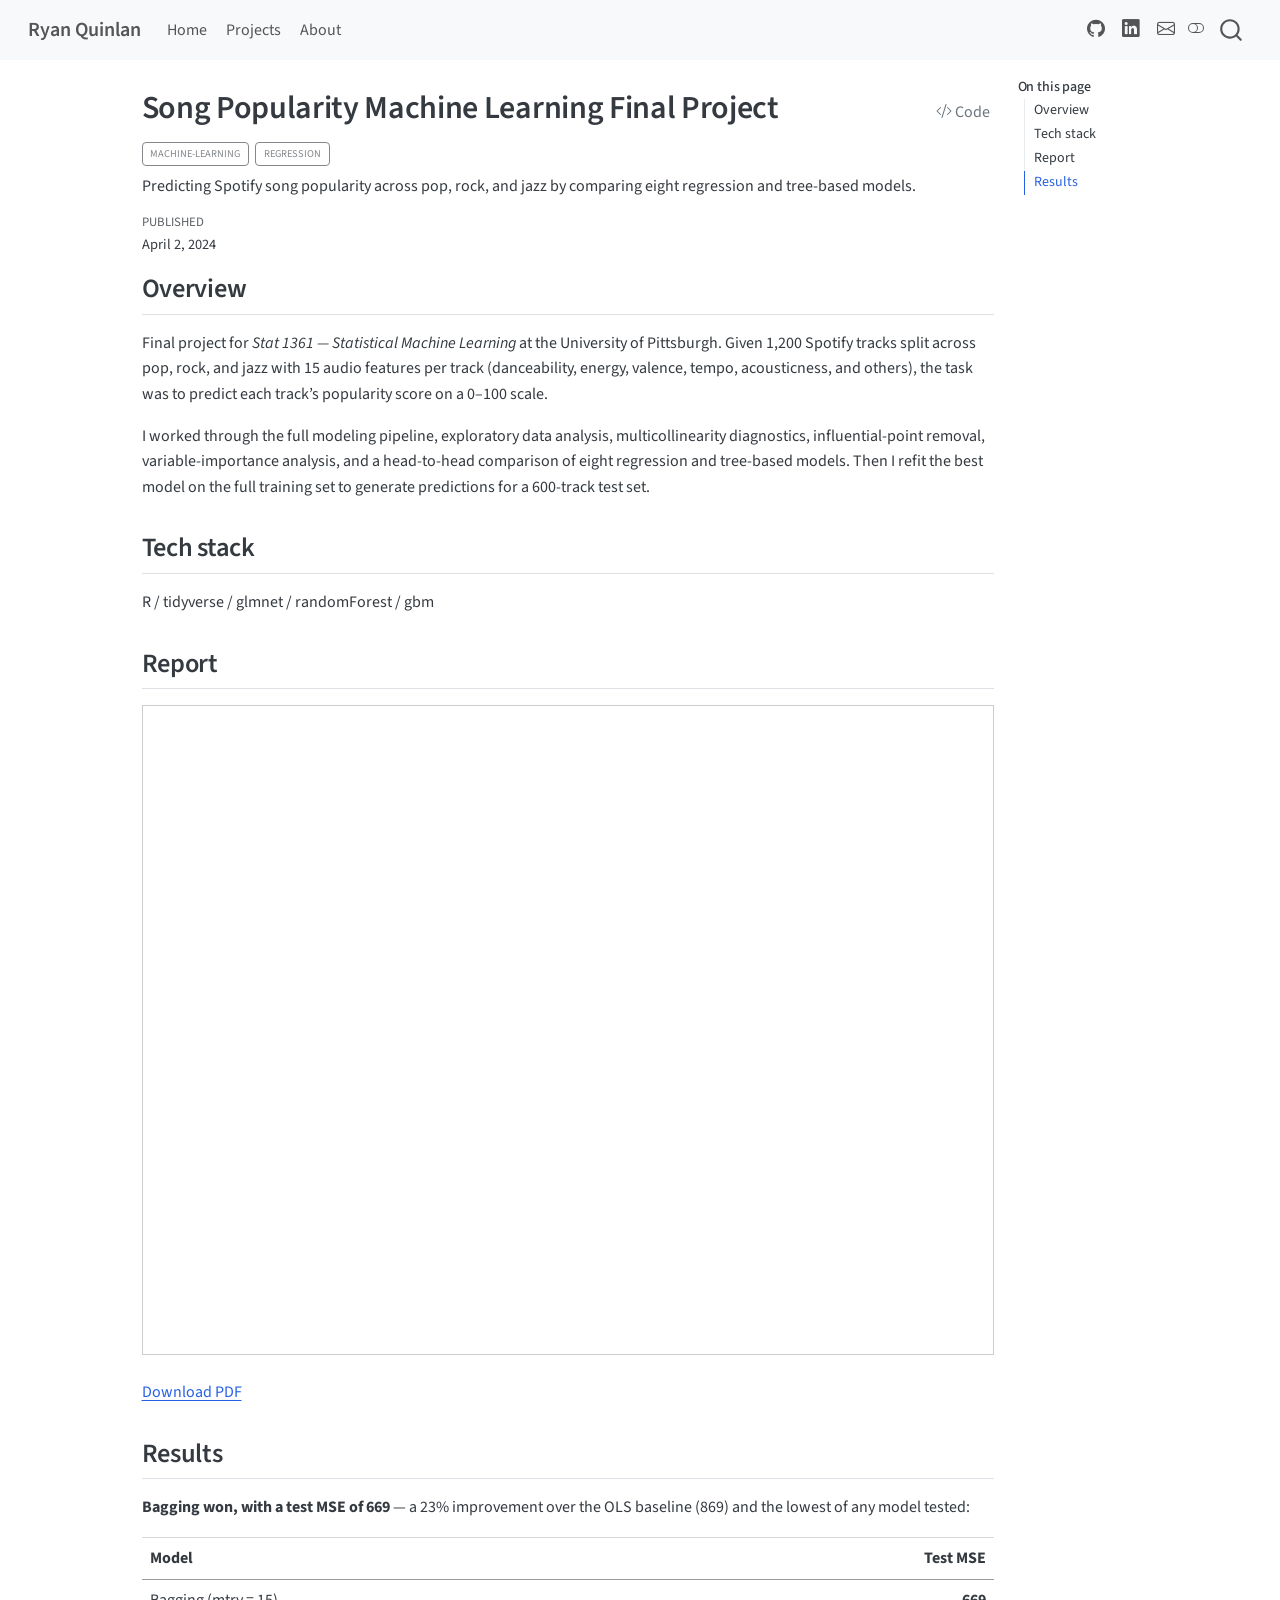
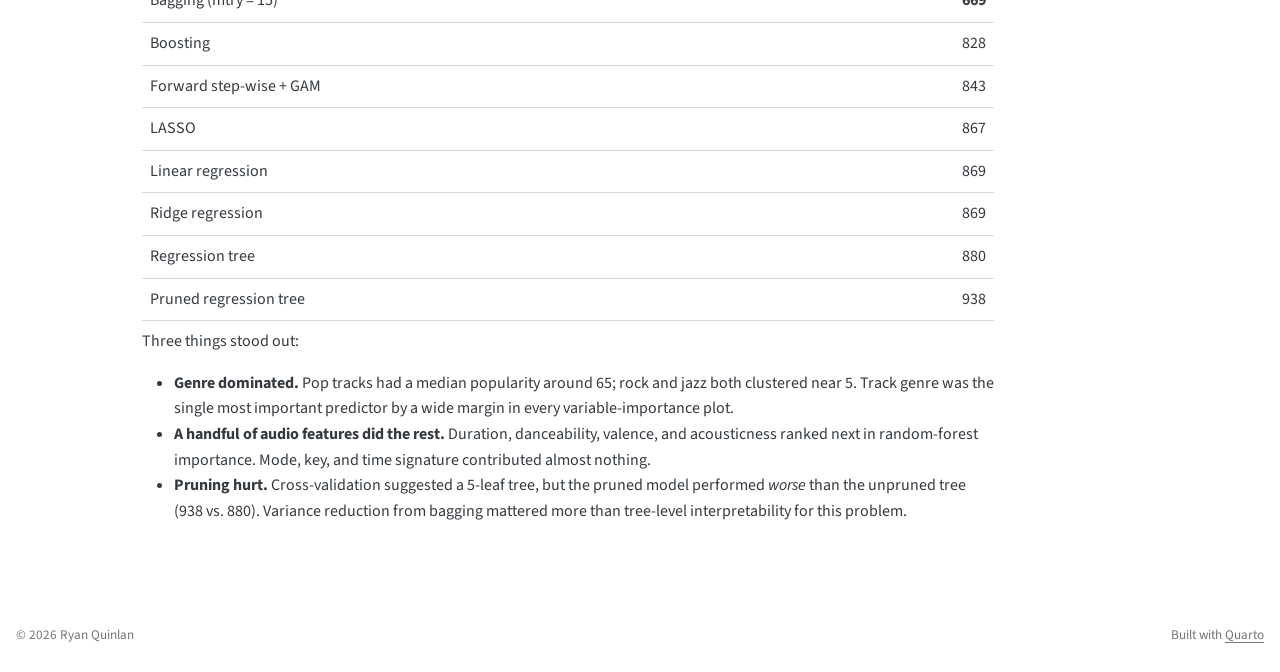
<file: docs/projects/Song_popularity.html>
<!DOCTYPE html>
<html xmlns="http://www.w3.org/1999/xhtml" lang="en" xml:lang="en"><head>

<meta charset="utf-8">
<meta name="generator" content="quarto-1.9.37">

<meta name="viewport" content="width=device-width, initial-scale=1.0, user-scalable=yes">

<meta name="dcterms.date" content="2024-04-02">
<meta name="description" content="Predicting Spotify song popularity across pop, rock, and jazz by comparing eight regression and tree-based models.">

<title>Song Popularity Machine Learning Final Project – Ryan Quinlan</title>
<style>
/* Default styles provided by pandoc.
** See https://pandoc.org/MANUAL.html#variables-for-html for config info.
*/
code{white-space: pre-wrap;}
span.smallcaps{font-variant: small-caps;}
div.columns{display: flex; gap: min(4vw, 1.5em);}
div.column{flex: auto; overflow-x: auto;}
div.hanging-indent{margin-left: 1.5em; text-indent: -1.5em;}
ul.task-list{list-style: none;}
ul.task-list li input[type="checkbox"] {
  width: 0.8em;
  margin: 0 0.8em 0.2em -1em; /* quarto-specific, see https://github.com/quarto-dev/quarto-cli/issues/4556 */ 
  vertical-align: middle;
}
/* CSS for syntax highlighting */
html { -webkit-text-size-adjust: 100%; }
pre > code.sourceCode { white-space: pre; position: relative; }
pre > code.sourceCode > span { display: inline-block; line-height: 1.25; }
pre > code.sourceCode > span:empty { height: 1.2em; }
.sourceCode { overflow: visible; }
code.sourceCode > span { color: inherit; text-decoration: inherit; }
div.sourceCode { margin: 1em 0; }
pre.sourceCode { margin: 0; }
@media screen {
div.sourceCode { overflow: auto; }
}
@media print {
pre > code.sourceCode { white-space: pre-wrap; }
pre > code.sourceCode > span { text-indent: -5em; padding-left: 5em; }
}
pre.numberSource code
  { counter-reset: source-line 0; }
pre.numberSource code > span
  { position: relative; left: -4em; counter-increment: source-line; }
pre.numberSource code > span > a:first-child::before
  { content: counter(source-line);
    position: relative; left: -1em; text-align: right; vertical-align: baseline;
    border: none; display: inline-block;
    -webkit-touch-callout: none; -webkit-user-select: none;
    -khtml-user-select: none; -moz-user-select: none;
    -ms-user-select: none; user-select: none;
    padding: 0 4px; width: 4em;
  }
pre.numberSource { margin-left: 3em;  padding-left: 4px; }
div.sourceCode
  {   }
@media screen {
pre > code.sourceCode > span > a:first-child::before { text-decoration: underline; }
}
</style>


<script src="../site_libs/quarto-nav/quarto-nav.js"></script>
<script src="../site_libs/clipboard/clipboard.min.js"></script>
<script src="../site_libs/quarto-search/autocomplete.umd.js"></script>
<script src="../site_libs/quarto-search/fuse.min.js"></script>
<script src="../site_libs/quarto-search/quarto-search.js"></script>
<meta name="quarto:offset" content="../">
<script src="../site_libs/quarto-html/quarto.js" type="module"></script>
<script src="../site_libs/quarto-html/tabsets/tabsets.js" type="module"></script>
<script src="../site_libs/quarto-html/popper.min.js"></script>
<script src="../site_libs/quarto-html/tippy.umd.min.js"></script>
<script src="../site_libs/quarto-html/anchor.min.js"></script>
<link href="../site_libs/quarto-html/tippy.css" rel="stylesheet">
<link href="../site_libs/quarto-html/quarto-syntax-highlighting-7f8f88aac4f3542376d5c11b86a4c14d.css" rel="stylesheet" class="quarto-color-scheme" id="quarto-text-highlighting-styles">
<link href="../site_libs/quarto-html/quarto-syntax-highlighting-dark-d0ae9245876894da5ac7e18953ecc5cc.css" rel="stylesheet" class="quarto-color-scheme quarto-color-alternate" id="quarto-text-highlighting-styles">
<link href="../site_libs/quarto-html/quarto-syntax-highlighting-7f8f88aac4f3542376d5c11b86a4c14d.css" rel="stylesheet" class="quarto-color-scheme-extra" id="quarto-text-highlighting-styles">
<script src="../site_libs/bootstrap/bootstrap.min.js"></script>
<link href="../site_libs/bootstrap/bootstrap-icons.css" rel="stylesheet">
<link href="../site_libs/bootstrap/bootstrap-61c1c92ea5b6942d29d62ba3caffb389.min.css" rel="stylesheet" append-hash="true" class="quarto-color-scheme" id="quarto-bootstrap" data-mode="light">
<link href="../site_libs/bootstrap/bootstrap-dark-345f71f8431ab28c725db33fa060910f.min.css" rel="stylesheet" append-hash="true" class="quarto-color-scheme quarto-color-alternate" id="quarto-bootstrap" data-mode="dark">
<link href="../site_libs/bootstrap/bootstrap-61c1c92ea5b6942d29d62ba3caffb389.min.css" rel="stylesheet" append-hash="true" class="quarto-color-scheme-extra" id="quarto-bootstrap" data-mode="light">
<script id="quarto-search-options" type="application/json">{
  "location": "navbar",
  "copy-button": false,
  "collapse-after": 3,
  "panel-placement": "end",
  "type": "overlay",
  "limit": 50,
  "keyboard-shortcut": [
    "f",
    "/",
    "s"
  ],
  "show-item-context": false,
  "language": {
    "search-no-results-text": "No results",
    "search-matching-documents-text": "matching documents",
    "search-copy-link-title": "Copy link to search",
    "search-hide-matches-text": "Hide additional matches",
    "search-more-match-text": "more match in this document",
    "search-more-matches-text": "more matches in this document",
    "search-clear-button-title": "Clear",
    "search-text-placeholder": "",
    "search-detached-cancel-button-title": "Cancel",
    "search-submit-button-title": "Submit",
    "search-label": "Search"
  }
}</script>


<link rel="stylesheet" href="../styles.css">
</head>

<body class="nav-fixed quarto-light"><script id="quarto-html-before-body" type="application/javascript">
    const toggleBodyColorMode = (bsSheetEl) => {
      const mode = bsSheetEl.getAttribute("data-mode");
      const bodyEl = window.document.querySelector("body");
      if (mode === "dark") {
        bodyEl.classList.add("quarto-dark");
        bodyEl.classList.remove("quarto-light");
      } else {
        bodyEl.classList.add("quarto-light");
        bodyEl.classList.remove("quarto-dark");
      }
    }
    const toggleBodyColorPrimary = () => {
      const bsSheetEl = window.document.querySelector("link#quarto-bootstrap:not([rel=disabled-stylesheet])");
      if (bsSheetEl) {
        toggleBodyColorMode(bsSheetEl);
      }
    }
    const setColorSchemeToggle = (alternate) => {
      const toggles = window.document.querySelectorAll('.quarto-color-scheme-toggle');
      for (let i=0; i < toggles.length; i++) {
        const toggle = toggles[i];
        if (toggle) {
          if (alternate) {
            toggle.classList.add("alternate");
          } else {
            toggle.classList.remove("alternate");
          }
        }
      }
    };
    const toggleColorMode = (alternate) => {
      // Switch the stylesheets
      const primaryStylesheets = window.document.querySelectorAll('link.quarto-color-scheme:not(.quarto-color-alternate)');
      const alternateStylesheets = window.document.querySelectorAll('link.quarto-color-scheme.quarto-color-alternate');
      manageTransitions('#quarto-margin-sidebar .nav-link', false);
      if (alternate) {
        // note: dark is layered on light, we don't disable primary!
        enableStylesheet(alternateStylesheets);
        for (const sheetNode of alternateStylesheets) {
          if (sheetNode.id === "quarto-bootstrap") {
            toggleBodyColorMode(sheetNode);
          }
        }
      } else {
        disableStylesheet(alternateStylesheets);
        enableStylesheet(primaryStylesheets)
        toggleBodyColorPrimary();
      }
      manageTransitions('#quarto-margin-sidebar .nav-link', true);
      // Switch the toggles
      setColorSchemeToggle(alternate)
      // Hack to workaround the fact that safari doesn't
      // properly recolor the scrollbar when toggling (#1455)
      if (navigator.userAgent.indexOf('Safari') > 0 && navigator.userAgent.indexOf('Chrome') == -1) {
        manageTransitions("body", false);
        window.scrollTo(0, 1);
        setTimeout(() => {
          window.scrollTo(0, 0);
          manageTransitions("body", true);
        }, 40);
      }
    }
    const disableStylesheet = (stylesheets) => {
      for (let i=0; i < stylesheets.length; i++) {
        const stylesheet = stylesheets[i];
        stylesheet.rel = 'disabled-stylesheet';
      }
    }
    const enableStylesheet = (stylesheets) => {
      for (let i=0; i < stylesheets.length; i++) {
        const stylesheet = stylesheets[i];
        if(stylesheet.rel !== 'stylesheet') { // for Chrome, which will still FOUC without this check
          stylesheet.rel = 'stylesheet';
        }
      }
    }
    const manageTransitions = (selector, allowTransitions) => {
      const els = window.document.querySelectorAll(selector);
      for (let i=0; i < els.length; i++) {
        const el = els[i];
        if (allowTransitions) {
          el.classList.remove('notransition');
        } else {
          el.classList.add('notransition');
        }
      }
    }
    const isFileUrl = () => {
      return window.location.protocol === 'file:';
    }
    const hasAlternateSentinel = () => {
      let styleSentinel = getColorSchemeSentinel();
      if (styleSentinel !== null) {
        return styleSentinel === "alternate";
      } else {
        return false;
      }
    }
    const setStyleSentinel = (alternate) => {
      const value = alternate ? "alternate" : "default";
      if (!isFileUrl()) {
        window.localStorage.setItem("quarto-color-scheme", value);
      } else {
        localAlternateSentinel = value;
      }
    }
    const getColorSchemeSentinel = () => {
      if (!isFileUrl()) {
        const storageValue = window.localStorage.getItem("quarto-color-scheme");
        return storageValue != null ? storageValue : localAlternateSentinel;
      } else {
        return localAlternateSentinel;
      }
    }
    const toggleGiscusIfUsed = (isAlternate, darkModeDefault) => {
      const baseTheme = document.querySelector('#giscus-base-theme')?.value ?? 'light';
      const alternateTheme = document.querySelector('#giscus-alt-theme')?.value ?? 'dark';
      let newTheme = '';
      if(authorPrefersDark) {
        newTheme = isAlternate ? baseTheme : alternateTheme;
      } else {
        newTheme = isAlternate ? alternateTheme : baseTheme;
      }
      const changeGiscusTheme = () => {
        // From: https://github.com/giscus/giscus/issues/336
        const sendMessage = (message) => {
          const iframe = document.querySelector('iframe.giscus-frame');
          if (!iframe) return;
          iframe.contentWindow.postMessage({ giscus: message }, 'https://giscus.app');
        }
        sendMessage({
          setConfig: {
            theme: newTheme
          }
        });
      }
      const isGiscussLoaded = window.document.querySelector('iframe.giscus-frame') !== null;
      if (isGiscussLoaded) {
        changeGiscusTheme();
      }
    };
    const authorPrefersDark = false;
    const darkModeDefault = authorPrefersDark;
      document.querySelector('link#quarto-text-highlighting-styles.quarto-color-scheme-extra').rel = 'disabled-stylesheet';
      document.querySelector('link#quarto-bootstrap.quarto-color-scheme-extra').rel = 'disabled-stylesheet';
    let localAlternateSentinel = darkModeDefault ? 'alternate' : 'default';
    // Dark / light mode switch
    window.quartoToggleColorScheme = () => {
      // Read the current dark / light value
      let toAlternate = !hasAlternateSentinel();
      toggleColorMode(toAlternate);
      setStyleSentinel(toAlternate);
      toggleGiscusIfUsed(toAlternate, darkModeDefault);
      window.dispatchEvent(new Event('resize'));
    };
    // Switch to dark mode if need be
    if (hasAlternateSentinel()) {
      toggleColorMode(true);
    } else {
      toggleColorMode(false);
    }
  </script>

<div id="quarto-search-results"></div>
  <header id="quarto-header" class="headroom fixed-top">
    <nav class="navbar navbar-expand-lg " data-bs-theme="dark">
      <div class="navbar-container container-fluid">
      <div class="navbar-brand-container mx-auto">
    <a class="navbar-brand" href="../index.html">
    <span class="navbar-title">Ryan Quinlan</span>
    </a>
  </div>
            <div id="quarto-search" class="" title="Search"></div>
          <button class="navbar-toggler" type="button" data-bs-toggle="collapse" data-bs-target="#navbarCollapse" aria-controls="navbarCollapse" role="menu" aria-expanded="false" aria-label="Toggle navigation" onclick="if (window.quartoToggleHeadroom) { window.quartoToggleHeadroom(); }">
  <span class="navbar-toggler-icon"></span>
</button>
          <div class="collapse navbar-collapse" id="navbarCollapse">
            <ul class="navbar-nav navbar-nav-scroll me-auto">
  <li class="nav-item">
    <a class="nav-link" href="../index.html"> 
<span class="menu-text">Home</span></a>
  </li>  
  <li class="nav-item">
    <a class="nav-link" href="../projects/index.html"> 
<span class="menu-text">Projects</span></a>
  </li>  
  <li class="nav-item">
    <a class="nav-link" href="../about.html"> 
<span class="menu-text">About</span></a>
  </li>  
</ul>
            <ul class="navbar-nav navbar-nav-scroll ms-auto">
  <li class="nav-item compact">
    <a class="nav-link" href="https://github.com/rqhq"> <i class="bi bi-github" role="img" aria-label="GitHub">
</i> 
<span class="menu-text"></span></a>
  </li>  
  <li class="nav-item compact">
    <a class="nav-link" href="https://www.linkedin.com/in/ryan-w-quinlan"> <i class="bi bi-linkedin" role="img" aria-label="LinkedIn">
</i> 
<span class="menu-text"></span></a>
  </li>  
  <li class="nav-item compact">
    <a class="nav-link" href="mailto:rwquinlan@outlook.com"> <i class="bi bi-envelope" role="img" aria-label="Email">
</i> 
<span class="menu-text"></span></a>
  </li>  
</ul>
          </div> <!-- /navcollapse -->
            <div class="quarto-navbar-tools">
  <a href="" class="quarto-color-scheme-toggle quarto-navigation-tool  px-1" onclick="window.quartoToggleColorScheme(); return false;" title="Toggle dark mode"><i class="bi"></i></a>
</div>
      </div> <!-- /container-fluid -->
    </nav>
</header>
<!-- content -->
<div id="quarto-content" class="quarto-container page-columns page-rows-contents page-layout-article page-navbar">
<!-- sidebar -->
<!-- margin-sidebar -->
    <div id="quarto-margin-sidebar" class="sidebar margin-sidebar">
        <nav id="TOC" role="doc-toc" class="toc-active">
    <h2 id="toc-title">On this page</h2>
   
  <ul>
  <li><a href="#overview" id="toc-overview" class="nav-link active" data-scroll-target="#overview">Overview</a></li>
  <li><a href="#tech-stack" id="toc-tech-stack" class="nav-link" data-scroll-target="#tech-stack">Tech stack</a></li>
  <li><a href="#report" id="toc-report" class="nav-link" data-scroll-target="#report">Report</a></li>
  <li><a href="#results" id="toc-results" class="nav-link" data-scroll-target="#results">Results</a></li>
  </ul>
</nav>
    </div>
<!-- main -->
<main class="content" id="quarto-document-content">


<header id="title-block-header" class="quarto-title-block default">
<div class="quarto-title">
<div class="quarto-title-block"><div><h1 class="title">Song Popularity Machine Learning Final Project</h1><button type="button" class="btn code-tools-button" id="quarto-code-tools-source"><i class="bi"></i> Code</button></div></div>
  <div class="quarto-categories">
    <div class="quarto-category">machine-learning</div>
    <div class="quarto-category">regression</div>
  </div>
  </div>

<div>
  <div class="description">
    Predicting Spotify song popularity across pop, rock, and jazz by comparing eight regression and tree-based models.
  </div>
</div>


<div class="quarto-title-meta">

    
    <div>
    <div class="quarto-title-meta-heading">Published</div>
    <div class="quarto-title-meta-contents">
      <p class="date">April 2, 2024</p>
    </div>
  </div>
  
    
  </div>
  


</header>


<section id="overview" class="level2">
<h2 class="anchored" data-anchor-id="overview">Overview</h2>
<p>Final project for <em>Stat 1361 — Statistical Machine Learning</em> at the University of Pittsburgh. Given 1,200 Spotify tracks split across pop, rock, and jazz with 15 audio features per track (danceability, energy, valence, tempo, acousticness, and others), the task was to predict each track’s popularity score on a 0–100 scale.</p>
<p>I worked through the full modeling pipeline, exploratory data analysis, multicollinearity diagnostics, influential-point removal, variable-importance analysis, and a head-to-head comparison of eight regression and tree-based models. Then I refit the best model on the full training set to generate predictions for a 600-track test set.</p>
</section>
<section id="tech-stack" class="level2">
<h2 class="anchored" data-anchor-id="tech-stack">Tech stack</h2>
<p>R / tidyverse / glmnet / randomForest / gbm</p>
</section>
<section id="report" class="level2">
<h2 class="anchored" data-anchor-id="report">Report</h2>
<iframe src="../pdfs/Song-Popularity-Project.pdf" width="100%" height="650px" style="border: 1px solid #ccc;">
</iframe>
<p><a href="../pdfs/Song-Popularity-Project.pdf">Download PDF</a></p>
</section>
<section id="results" class="level2">
<h2 class="anchored" data-anchor-id="results">Results</h2>
<p><strong>Bagging won, with a test MSE of 669</strong> — a 23% improvement over the OLS baseline (869) and the lowest of any model tested:</p>
<table class="caption-top table">
<thead>
<tr class="header">
<th>Model</th>
<th style="text-align: right;">Test MSE</th>
</tr>
</thead>
<tbody>
<tr class="odd">
<td>Bagging (mtry = 15)</td>
<td style="text-align: right;"><strong>669</strong></td>
</tr>
<tr class="even">
<td>Boosting</td>
<td style="text-align: right;">828</td>
</tr>
<tr class="odd">
<td>Forward step-wise + GAM</td>
<td style="text-align: right;">843</td>
</tr>
<tr class="even">
<td>LASSO</td>
<td style="text-align: right;">867</td>
</tr>
<tr class="odd">
<td>Linear regression</td>
<td style="text-align: right;">869</td>
</tr>
<tr class="even">
<td>Ridge regression</td>
<td style="text-align: right;">869</td>
</tr>
<tr class="odd">
<td>Regression tree</td>
<td style="text-align: right;">880</td>
</tr>
<tr class="even">
<td>Pruned regression tree</td>
<td style="text-align: right;">938</td>
</tr>
</tbody>
</table>
<p>Three things stood out:</p>
<ul>
<li><strong>Genre dominated.</strong> Pop tracks had a median popularity around 65; rock and jazz both clustered near 5. Track genre was the single most important predictor by a wide margin in every variable-importance plot.</li>
<li><strong>A handful of audio features did the rest.</strong> Duration, danceability, valence, and acousticness ranked next in random-forest importance. Mode, key, and time signature contributed almost nothing.</li>
<li><strong>Pruning hurt.</strong> Cross-validation suggested a 5-leaf tree, but the pruned model performed <em>worse</em> than the unpruned tree (938 vs.&nbsp;880). Variance reduction from bagging mattered more than tree-level interpretability for this problem.</li>
</ul>


<!-- -->

</section>

</main> <!-- /main -->
<script id="quarto-html-after-body" type="application/javascript">
  window.document.addEventListener("DOMContentLoaded", function (event) {
    // Ensure there is a toggle, if there isn't float one in the top right
    if (window.document.querySelector('.quarto-color-scheme-toggle') === null) {
      const a = window.document.createElement('a');
      a.classList.add('top-right');
      a.classList.add('quarto-color-scheme-toggle');
      a.href = "";
      a.onclick = function() { try { window.quartoToggleColorScheme(); } catch {} return false; };
      const i = window.document.createElement("i");
      i.classList.add('bi');
      a.appendChild(i);
      window.document.body.appendChild(a);
    }
    setColorSchemeToggle(hasAlternateSentinel())
    const icon = "";
    const anchorJS = new window.AnchorJS();
    anchorJS.options = {
      placement: 'right',
      icon: icon
    };
    anchorJS.add('.anchored');
    const isCodeAnnotation = (el) => {
      for (const clz of el.classList) {
        if (clz.startsWith('code-annotation-')) {                     
          return true;
        }
      }
      return false;
    }
    const onCopySuccess = function(e) {
      // button target
      const button = e.trigger;
      // don't keep focus
      button.blur();
      // flash "checked"
      button.classList.add('code-copy-button-checked');
      var currentTitle = button.getAttribute("title");
      button.setAttribute("title", "Copied!");
      let tooltip;
      if (window.bootstrap) {
        button.setAttribute("data-bs-toggle", "tooltip");
        button.setAttribute("data-bs-placement", "left");
        button.setAttribute("data-bs-title", "Copied!");
        tooltip = new bootstrap.Tooltip(button, 
          { trigger: "manual", 
            customClass: "code-copy-button-tooltip",
            offset: [0, -8]});
        tooltip.show();    
      }
      setTimeout(function() {
        if (tooltip) {
          tooltip.hide();
          button.removeAttribute("data-bs-title");
          button.removeAttribute("data-bs-toggle");
          button.removeAttribute("data-bs-placement");
        }
        button.setAttribute("title", currentTitle);
        button.classList.remove('code-copy-button-checked');
      }, 1000);
      // clear code selection
      e.clearSelection();
    }
    const getTextToCopy = function(trigger) {
      const outerScaffold = trigger.parentElement.cloneNode(true);
      const codeEl = outerScaffold.querySelector('code');
      for (const childEl of codeEl.children) {
        if (isCodeAnnotation(childEl)) {
          childEl.remove();
        }
      }
      return codeEl.innerText;
    }
    const clipboard = new window.ClipboardJS('.code-copy-button:not([data-in-quarto-modal])', {
      text: getTextToCopy
    });
    clipboard.on('success', onCopySuccess);
    if (window.document.getElementById('quarto-embedded-source-code-modal')) {
      const clipboardModal = new window.ClipboardJS('.code-copy-button[data-in-quarto-modal]', {
        text: getTextToCopy,
        container: window.document.getElementById('quarto-embedded-source-code-modal')
      });
      clipboardModal.on('success', onCopySuccess);
    }
    const viewSource = window.document.getElementById('quarto-view-source') ||
                       window.document.getElementById('quarto-code-tools-source');
    if (viewSource) {
      const sourceUrl = viewSource.getAttribute("data-quarto-source-url");
      viewSource.addEventListener("click", function(e) {
        if (sourceUrl) {
          // rstudio viewer pane
          if (/\bcapabilities=\b/.test(window.location)) {
            window.open(sourceUrl);
          } else {
            window.location.href = sourceUrl;
          }
        } else {
          const modal = new bootstrap.Modal(document.getElementById('quarto-embedded-source-code-modal'));
          modal.show();
        }
        return false;
      });
    }
    function toggleCodeHandler(show) {
      return function(e) {
        const detailsSrc = window.document.querySelectorAll(".cell > details > .sourceCode");
        for (let i=0; i<detailsSrc.length; i++) {
          const details = detailsSrc[i].parentElement;
          if (show) {
            details.open = true;
          } else {
            details.removeAttribute("open");
          }
        }
        const cellCodeDivs = window.document.querySelectorAll(".cell > .sourceCode");
        const fromCls = show ? "hidden" : "unhidden";
        const toCls = show ? "unhidden" : "hidden";
        for (let i=0; i<cellCodeDivs.length; i++) {
          const codeDiv = cellCodeDivs[i];
          if (codeDiv.classList.contains(fromCls)) {
            codeDiv.classList.remove(fromCls);
            codeDiv.classList.add(toCls);
          } 
        }
        return false;
      }
    }
    const hideAllCode = window.document.getElementById("quarto-hide-all-code");
    if (hideAllCode) {
      hideAllCode.addEventListener("click", toggleCodeHandler(false));
    }
    const showAllCode = window.document.getElementById("quarto-show-all-code");
    if (showAllCode) {
      showAllCode.addEventListener("click", toggleCodeHandler(true));
    }
      var localhostRegex = new RegExp(/^(?:http|https):\/\/localhost\:?[0-9]*\//);
      var mailtoRegex = new RegExp(/^mailto:/);
        var filterRegex = new RegExp('/' + window.location.host + '/');
      var isInternal = (href) => {
          return filterRegex.test(href) || localhostRegex.test(href) || mailtoRegex.test(href);
      }
      // Inspect non-navigation links and adorn them if external
     var links = window.document.querySelectorAll('a[href]:not(.nav-link):not(.navbar-brand):not(.toc-action):not(.sidebar-link):not(.sidebar-item-toggle):not(.pagination-link):not(.no-external):not([aria-hidden]):not(.dropdown-item):not(.quarto-navigation-tool):not(.about-link)');
      for (var i=0; i<links.length; i++) {
        const link = links[i];
        if (!isInternal(link.href)) {
          // undo the damage that might have been done by quarto-nav.js in the case of
          // links that we want to consider external
          if (link.dataset.originalHref !== undefined) {
            link.href = link.dataset.originalHref;
          }
        }
      }
    function tippyHover(el, contentFn, onTriggerFn, onUntriggerFn) {
      const config = {
        allowHTML: true,
        maxWidth: 500,
        delay: 100,
        arrow: false,
        appendTo: function(el) {
            return el.parentElement;
        },
        interactive: true,
        interactiveBorder: 10,
        theme: 'quarto',
        placement: 'bottom-start',
      };
      if (contentFn) {
        config.content = contentFn;
      }
      if (onTriggerFn) {
        config.onTrigger = onTriggerFn;
      }
      if (onUntriggerFn) {
        config.onUntrigger = onUntriggerFn;
      }
      window.tippy(el, config); 
    }
    const noterefs = window.document.querySelectorAll('a[role="doc-noteref"]');
    for (var i=0; i<noterefs.length; i++) {
      const ref = noterefs[i];
      tippyHover(ref, function() {
        // use id or data attribute instead here
        let href = ref.getAttribute('data-footnote-href') || ref.getAttribute('href');
        try { href = new URL(href).hash; } catch {}
        const id = href.replace(/^#\/?/, "");
        const note = window.document.getElementById(id);
        if (note) {
          return note.innerHTML;
        } else {
          return "";
        }
      });
    }
    const xrefs = window.document.querySelectorAll('a.quarto-xref');
    const processXRef = (id, note) => {
      // Strip column container classes
      const stripColumnClz = (el) => {
        el.classList.remove("page-full", "page-columns");
        if (el.children) {
          for (const child of el.children) {
            stripColumnClz(child);
          }
        }
      }
      stripColumnClz(note)
      if (id === null || id.startsWith('sec-')) {
        // Special case sections, only their first couple elements
        const container = document.createElement("div");
        if (note.children && note.children.length > 2) {
          container.appendChild(note.children[0].cloneNode(true));
          for (let i = 1; i < note.children.length; i++) {
            const child = note.children[i];
            if (child.tagName === "P" && child.innerText === "") {
              continue;
            } else {
              container.appendChild(child.cloneNode(true));
              break;
            }
          }
          if (window.Quarto?.typesetMath) {
            window.Quarto.typesetMath(container);
          }
          return container.innerHTML
        } else {
          if (window.Quarto?.typesetMath) {
            window.Quarto.typesetMath(note);
          }
          return note.innerHTML;
        }
      } else {
        // Remove any anchor links if they are present
        const anchorLink = note.querySelector('a.anchorjs-link');
        if (anchorLink) {
          anchorLink.remove();
        }
        if (window.Quarto?.typesetMath) {
          window.Quarto.typesetMath(note);
        }
        if (note.classList.contains("callout")) {
          return note.outerHTML;
        } else {
          return note.innerHTML;
        }
      }
    }
    for (var i=0; i<xrefs.length; i++) {
      const xref = xrefs[i];
      tippyHover(xref, undefined, function(instance) {
        instance.disable();
        let url = xref.getAttribute('href');
        let hash = undefined; 
        if (url.startsWith('#')) {
          hash = url;
        } else {
          try { hash = new URL(url).hash; } catch {}
        }
        if (hash) {
          const id = hash.replace(/^#\/?/, "");
          const note = window.document.getElementById(id);
          if (note !== null) {
            try {
              const html = processXRef(id, note.cloneNode(true));
              instance.setContent(html);
            } finally {
              instance.enable();
              instance.show();
            }
          } else {
            // See if we can fetch this
            fetch(url.split('#')[0])
            .then(res => res.text())
            .then(html => {
              const parser = new DOMParser();
              const htmlDoc = parser.parseFromString(html, "text/html");
              const note = htmlDoc.getElementById(id);
              if (note !== null) {
                const html = processXRef(id, note);
                instance.setContent(html);
              } 
            }).finally(() => {
              instance.enable();
              instance.show();
            });
          }
        } else {
          // See if we can fetch a full url (with no hash to target)
          // This is a special case and we should probably do some content thinning / targeting
          fetch(url)
          .then(res => res.text())
          .then(html => {
            const parser = new DOMParser();
            const htmlDoc = parser.parseFromString(html, "text/html");
            const note = htmlDoc.querySelector('main.content');
            if (note !== null) {
              // This should only happen for chapter cross references
              // (since there is no id in the URL)
              // remove the first header
              if (note.children.length > 0 && note.children[0].tagName === "HEADER") {
                note.children[0].remove();
              }
              const html = processXRef(null, note);
              instance.setContent(html);
            } 
          }).finally(() => {
            instance.enable();
            instance.show();
          });
        }
      }, function(instance) {
      });
    }
        let selectedAnnoteEl;
        const selectorForAnnotation = ( cell, annotation) => {
          let cellAttr = 'data-code-cell="' + cell + '"';
          let lineAttr = 'data-code-annotation="' +  annotation + '"';
          const selector = 'span[' + cellAttr + '][' + lineAttr + ']';
          return selector;
        }
        const selectCodeLines = (annoteEl) => {
          const doc = window.document;
          const targetCell = annoteEl.getAttribute("data-target-cell");
          const targetAnnotation = annoteEl.getAttribute("data-target-annotation");
          const annoteSpan = window.document.querySelector(selectorForAnnotation(targetCell, targetAnnotation));
          const lines = annoteSpan.getAttribute("data-code-lines").split(",");
          const lineIds = lines.map((line) => {
            return targetCell + "-" + line;
          })
          let top = null;
          let height = null;
          let parent = null;
          if (lineIds.length > 0) {
              //compute the position of the single el (top and bottom and make a div)
              const el = window.document.getElementById(lineIds[0]);
              top = el.offsetTop;
              height = el.offsetHeight;
              parent = el.parentElement.parentElement;
            if (lineIds.length > 1) {
              const lastEl = window.document.getElementById(lineIds[lineIds.length - 1]);
              const bottom = lastEl.offsetTop + lastEl.offsetHeight;
              height = bottom - top;
            }
            if (top !== null && height !== null && parent !== null) {
              // cook up a div (if necessary) and position it 
              let div = window.document.getElementById("code-annotation-line-highlight");
              if (div === null) {
                div = window.document.createElement("div");
                div.setAttribute("id", "code-annotation-line-highlight");
                div.style.position = 'absolute';
                parent.appendChild(div);
              }
              div.style.top = top - 2 + "px";
              div.style.height = height + 4 + "px";
              div.style.left = 0;
              let gutterDiv = window.document.getElementById("code-annotation-line-highlight-gutter");
              if (gutterDiv === null) {
                gutterDiv = window.document.createElement("div");
                gutterDiv.setAttribute("id", "code-annotation-line-highlight-gutter");
                gutterDiv.style.position = 'absolute';
                const codeCell = window.document.getElementById(targetCell);
                const gutter = codeCell.querySelector('.code-annotation-gutter');
                gutter.appendChild(gutterDiv);
              }
              gutterDiv.style.top = top - 2 + "px";
              gutterDiv.style.height = height + 4 + "px";
            }
            selectedAnnoteEl = annoteEl;
          }
        };
        const unselectCodeLines = () => {
          const elementsIds = ["code-annotation-line-highlight", "code-annotation-line-highlight-gutter"];
          elementsIds.forEach((elId) => {
            const div = window.document.getElementById(elId);
            if (div) {
              div.remove();
            }
          });
          selectedAnnoteEl = undefined;
        };
          // Handle positioning of the toggle
      window.addEventListener(
        "resize",
        throttle(() => {
          elRect = undefined;
          if (selectedAnnoteEl) {
            selectCodeLines(selectedAnnoteEl);
          }
        }, 10)
      );
      function throttle(fn, ms) {
      let throttle = false;
      let timer;
        return (...args) => {
          if(!throttle) { // first call gets through
              fn.apply(this, args);
              throttle = true;
          } else { // all the others get throttled
              if(timer) clearTimeout(timer); // cancel #2
              timer = setTimeout(() => {
                fn.apply(this, args);
                timer = throttle = false;
              }, ms);
          }
        };
      }
        // Attach click handler to the DT
        const annoteDls = window.document.querySelectorAll('dt[data-target-cell]');
        for (const annoteDlNode of annoteDls) {
          annoteDlNode.addEventListener('click', (event) => {
            const clickedEl = event.target;
            if (clickedEl !== selectedAnnoteEl) {
              unselectCodeLines();
              const activeEl = window.document.querySelector('dt[data-target-cell].code-annotation-active');
              if (activeEl) {
                activeEl.classList.remove('code-annotation-active');
              }
              selectCodeLines(clickedEl);
              clickedEl.classList.add('code-annotation-active');
            } else {
              // Unselect the line
              unselectCodeLines();
              clickedEl.classList.remove('code-annotation-active');
            }
          });
        }
    const findCites = (el) => {
      const parentEl = el.parentElement;
      if (parentEl) {
        const cites = parentEl.dataset.cites;
        if (cites) {
          return {
            el,
            cites: cites.split(' ')
          };
        } else {
          return findCites(el.parentElement)
        }
      } else {
        return undefined;
      }
    };
    var bibliorefs = window.document.querySelectorAll('a[role="doc-biblioref"]');
    for (var i=0; i<bibliorefs.length; i++) {
      const ref = bibliorefs[i];
      const citeInfo = findCites(ref);
      if (citeInfo) {
        tippyHover(citeInfo.el, function() {
          var popup = window.document.createElement('div');
          citeInfo.cites.forEach(function(cite) {
            var citeDiv = window.document.createElement('div');
            citeDiv.classList.add('hanging-indent');
            citeDiv.classList.add('csl-entry');
            var biblioDiv = window.document.getElementById('ref-' + cite);
            if (biblioDiv) {
              citeDiv.innerHTML = biblioDiv.innerHTML;
            }
            popup.appendChild(citeDiv);
          });
          return popup.innerHTML;
        });
      }
    }
  });
  </script><div class="modal fade" id="quarto-embedded-source-code-modal" tabindex="-1" aria-labelledby="quarto-embedded-source-code-modal-label" aria-hidden="true"><div class="modal-dialog modal-dialog-scrollable"><div class="modal-content"><div class="modal-header"><h5 class="modal-title" id="quarto-embedded-source-code-modal-label">Source Code</h5><button class="btn-close" data-bs-dismiss="modal"></button></div><div class="modal-body"><div class="">
<div class="code-copy-outer-scaffold"><div class="sourceCode" id="cb1" data-shortcodes="false"><pre class="sourceCode markdown code-with-copy"><code class="sourceCode markdown"><span id="cb1-1"><a href="#cb1-1" aria-hidden="true" tabindex="-1"></a><span class="co">---</span></span>
<span id="cb1-2"><a href="#cb1-2" aria-hidden="true" tabindex="-1"></a><span class="an">title:</span><span class="co"> "Song Popularity Machine Learning Final Project"</span></span>
<span id="cb1-3"><a href="#cb1-3" aria-hidden="true" tabindex="-1"></a><span class="an">description:</span><span class="co"> "Predicting Spotify song popularity across pop, rock, and jazz by comparing eight regression and tree-based models."</span></span>
<span id="cb1-4"><a href="#cb1-4" aria-hidden="true" tabindex="-1"></a><span class="an">date:</span><span class="co"> "2024-04-02"</span></span>
<span id="cb1-5"><a href="#cb1-5" aria-hidden="true" tabindex="-1"></a><span class="an">categories:</span><span class="co"> [machine-learning, regression]</span></span>
<span id="cb1-6"><a href="#cb1-6" aria-hidden="true" tabindex="-1"></a><span class="an">image:</span><span class="co"> ../images/song-popularity-thumb.png</span></span>
<span id="cb1-7"><a href="#cb1-7" aria-hidden="true" tabindex="-1"></a><span class="an">image-alt:</span><span class="co"> "Bar chart comparing test MSE across eight models, with bagging the lowest"</span></span>
<span id="cb1-8"><a href="#cb1-8" aria-hidden="true" tabindex="-1"></a><span class="an">format:</span></span>
<span id="cb1-9"><a href="#cb1-9" aria-hidden="true" tabindex="-1"></a><span class="co">  html:</span></span>
<span id="cb1-10"><a href="#cb1-10" aria-hidden="true" tabindex="-1"></a><span class="co">    code-fold: true</span></span>
<span id="cb1-11"><a href="#cb1-11" aria-hidden="true" tabindex="-1"></a><span class="co">    code-tools: true</span></span>
<span id="cb1-12"><a href="#cb1-12" aria-hidden="true" tabindex="-1"></a><span class="co">---</span></span>
<span id="cb1-13"><a href="#cb1-13" aria-hidden="true" tabindex="-1"></a></span>
<span id="cb1-14"><a href="#cb1-14" aria-hidden="true" tabindex="-1"></a><span class="fu">## Overview</span></span>
<span id="cb1-15"><a href="#cb1-15" aria-hidden="true" tabindex="-1"></a></span>
<span id="cb1-16"><a href="#cb1-16" aria-hidden="true" tabindex="-1"></a>Final project for *Stat 1361 — Statistical Machine Learning* at the University of Pittsburgh. Given 1,200 Spotify tracks split across pop, rock, and jazz with 15 audio features per track (danceability, energy, valence, tempo, acousticness, and others), the task was to predict each track's popularity score on a 0–100 scale.</span>
<span id="cb1-17"><a href="#cb1-17" aria-hidden="true" tabindex="-1"></a></span>
<span id="cb1-18"><a href="#cb1-18" aria-hidden="true" tabindex="-1"></a>I worked through the full modeling pipeline, exploratory data analysis, multicollinearity diagnostics, influential-point removal, variable-importance analysis, and a head-to-head comparison of eight regression and tree-based models. Then I refit the best model on the full training set to generate predictions for a 600-track test set.</span>
<span id="cb1-19"><a href="#cb1-19" aria-hidden="true" tabindex="-1"></a></span>
<span id="cb1-20"><a href="#cb1-20" aria-hidden="true" tabindex="-1"></a><span class="fu">## Tech stack</span></span>
<span id="cb1-21"><a href="#cb1-21" aria-hidden="true" tabindex="-1"></a></span>
<span id="cb1-22"><a href="#cb1-22" aria-hidden="true" tabindex="-1"></a>R / tidyverse / glmnet / randomForest / gbm</span>
<span id="cb1-23"><a href="#cb1-23" aria-hidden="true" tabindex="-1"></a></span>
<span id="cb1-24"><a href="#cb1-24" aria-hidden="true" tabindex="-1"></a><span class="fu">## Report</span></span>
<span id="cb1-25"><a href="#cb1-25" aria-hidden="true" tabindex="-1"></a></span>
<span id="cb1-26"><a href="#cb1-26" aria-hidden="true" tabindex="-1"></a><span class="dt">&lt;</span><span class="kw">iframe</span><span class="ot"> src</span><span class="op">=</span><span class="st">"../pdfs/Song-Popularity-Project.pdf"</span><span class="ot"> width</span><span class="op">=</span><span class="st">"100%"</span><span class="ot"> height</span><span class="op">=</span><span class="st">"650px"</span><span class="ot"> style</span><span class="op">=</span><span class="st">"border: 1px solid #ccc;"</span><span class="dt">&gt;&lt;/</span><span class="kw">iframe</span><span class="dt">&gt;</span></span>
<span id="cb1-27"><a href="#cb1-27" aria-hidden="true" tabindex="-1"></a></span>
<span id="cb1-28"><a href="#cb1-28" aria-hidden="true" tabindex="-1"></a><span class="co">[</span><span class="ot">Download PDF</span><span class="co">](../pdfs/Song-Popularity-Project.pdf)</span></span>
<span id="cb1-29"><a href="#cb1-29" aria-hidden="true" tabindex="-1"></a></span>
<span id="cb1-30"><a href="#cb1-30" aria-hidden="true" tabindex="-1"></a><span class="fu">## Results</span></span>
<span id="cb1-31"><a href="#cb1-31" aria-hidden="true" tabindex="-1"></a></span>
<span id="cb1-32"><a href="#cb1-32" aria-hidden="true" tabindex="-1"></a>**Bagging won, with a test MSE of 669** — a 23% improvement over the OLS baseline (869) and the lowest of any model tested:</span>
<span id="cb1-33"><a href="#cb1-33" aria-hidden="true" tabindex="-1"></a></span>
<span id="cb1-34"><a href="#cb1-34" aria-hidden="true" tabindex="-1"></a><span class="pp">|</span> Model                       <span class="pp">|</span> Test MSE <span class="pp">|</span></span>
<span id="cb1-35"><a href="#cb1-35" aria-hidden="true" tabindex="-1"></a><span class="pp">|-----------------------------|---------:|</span></span>
<span id="cb1-36"><a href="#cb1-36" aria-hidden="true" tabindex="-1"></a><span class="pp">|</span> Bagging (mtry = 15)         <span class="pp">|</span>  **669** <span class="pp">|</span></span>
<span id="cb1-37"><a href="#cb1-37" aria-hidden="true" tabindex="-1"></a><span class="pp">|</span> Boosting                    <span class="pp">|</span>      828 <span class="pp">|</span></span>
<span id="cb1-38"><a href="#cb1-38" aria-hidden="true" tabindex="-1"></a><span class="pp">|</span> Forward step-wise + GAM     <span class="pp">|</span>      843 <span class="pp">|</span></span>
<span id="cb1-39"><a href="#cb1-39" aria-hidden="true" tabindex="-1"></a><span class="pp">|</span> LASSO                       <span class="pp">|</span>      867 <span class="pp">|</span></span>
<span id="cb1-40"><a href="#cb1-40" aria-hidden="true" tabindex="-1"></a><span class="pp">|</span> Linear regression           <span class="pp">|</span>      869 <span class="pp">|</span></span>
<span id="cb1-41"><a href="#cb1-41" aria-hidden="true" tabindex="-1"></a><span class="pp">|</span> Ridge regression            <span class="pp">|</span>      869 <span class="pp">|</span></span>
<span id="cb1-42"><a href="#cb1-42" aria-hidden="true" tabindex="-1"></a><span class="pp">|</span> Regression tree             <span class="pp">|</span>      880 <span class="pp">|</span></span>
<span id="cb1-43"><a href="#cb1-43" aria-hidden="true" tabindex="-1"></a><span class="pp">|</span> Pruned regression tree      <span class="pp">|</span>      938 <span class="pp">|</span></span>
<span id="cb1-44"><a href="#cb1-44" aria-hidden="true" tabindex="-1"></a></span>
<span id="cb1-45"><a href="#cb1-45" aria-hidden="true" tabindex="-1"></a>Three things stood out:</span>
<span id="cb1-46"><a href="#cb1-46" aria-hidden="true" tabindex="-1"></a></span>
<span id="cb1-47"><a href="#cb1-47" aria-hidden="true" tabindex="-1"></a><span class="ss">- </span>**Genre dominated.** Pop tracks had a median popularity around 65; rock and jazz both clustered near 5. Track genre was the single most important predictor by a wide margin in every variable-importance plot.</span>
<span id="cb1-48"><a href="#cb1-48" aria-hidden="true" tabindex="-1"></a><span class="ss">- </span>**A handful of audio features did the rest.** Duration, danceability, valence, and acousticness ranked next in random-forest importance. Mode, key, and time signature contributed almost nothing.</span>
<span id="cb1-49"><a href="#cb1-49" aria-hidden="true" tabindex="-1"></a><span class="ss">- </span>**Pruning hurt.** Cross-validation suggested a 5-leaf tree, but the pruned model performed *worse* than the unpruned tree (938 vs. 880). Variance reduction from bagging mattered more than tree-level interpretability for this problem.</span></code></pre></div><button title="Copy to Clipboard" class="code-copy-button" data-in-quarto-modal=""><i class="bi"></i></button></div>
</div></div></div></div></div>
</div> <!-- /content -->
<footer class="footer">
  <div class="nav-footer">
    <div class="nav-footer-left">
<p>© 2026 Ryan Quinlan</p>
</div>   
    <div class="nav-footer-center">
      &nbsp;
    </div>
    <div class="nav-footer-right">
<p>Built with <a href="https://quarto.org">Quarto</a></p>
</div>
  </div>
</footer>




</body></html>
</file>
<file: docs/site_libs/quarto-html/tippy.css>
.tippy-box[data-animation=fade][data-state=hidden]{opacity:0}[data-tippy-root]{max-width:calc(100vw - 10px)}.tippy-box{position:relative;background-color:#333;color:#fff;border-radius:4px;font-size:14px;line-height:1.4;white-space:normal;outline:0;transition-property:transform,visibility,opacity}.tippy-box[data-placement^=top]>.tippy-arrow{bottom:0}.tippy-box[data-placement^=top]>.tippy-arrow:before{bottom:-7px;left:0;border-width:8px 8px 0;border-top-color:initial;transform-origin:center top}.tippy-box[data-placement^=bottom]>.tippy-arrow{top:0}.tippy-box[data-placement^=bottom]>.tippy-arrow:before{top:-7px;left:0;border-width:0 8px 8px;border-bottom-color:initial;transform-origin:center bottom}.tippy-box[data-placement^=left]>.tippy-arrow{right:0}.tippy-box[data-placement^=left]>.tippy-arrow:before{border-width:8px 0 8px 8px;border-left-color:initial;right:-7px;transform-origin:center left}.tippy-box[data-placement^=right]>.tippy-arrow{left:0}.tippy-box[data-placement^=right]>.tippy-arrow:before{left:-7px;border-width:8px 8px 8px 0;border-right-color:initial;transform-origin:center right}.tippy-box[data-inertia][data-state=visible]{transition-timing-function:cubic-bezier(.54,1.5,.38,1.11)}.tippy-arrow{width:16px;height:16px;color:#333}.tippy-arrow:before{content:"";position:absolute;border-color:transparent;border-style:solid}.tippy-content{position:relative;padding:5px 9px;z-index:1}
</file>
<file: docs/site_libs/quarto-html/quarto-syntax-highlighting-7f8f88aac4f3542376d5c11b86a4c14d.css>
/* quarto syntax highlight colors */
:root {
  --quarto-hl-ot-color: #003B4F;
  --quarto-hl-at-color: #657422;
  --quarto-hl-ss-color: #20794D;
  --quarto-hl-an-color: #5E5E5E;
  --quarto-hl-fu-color: #4758AB;
  --quarto-hl-st-color: #20794D;
  --quarto-hl-cf-color: #003B4F;
  --quarto-hl-op-color: #5E5E5E;
  --quarto-hl-er-color: #AD0000;
  --quarto-hl-bn-color: #AD0000;
  --quarto-hl-al-color: #AD0000;
  --quarto-hl-va-color: #111111;
  --quarto-hl-bu-color: inherit;
  --quarto-hl-ex-color: inherit;
  --quarto-hl-pp-color: #AD0000;
  --quarto-hl-in-color: #5E5E5E;
  --quarto-hl-vs-color: #20794D;
  --quarto-hl-wa-color: #5E5E5E;
  --quarto-hl-do-color: #5E5E5E;
  --quarto-hl-im-color: #00769E;
  --quarto-hl-ch-color: #20794D;
  --quarto-hl-dt-color: #AD0000;
  --quarto-hl-fl-color: #AD0000;
  --quarto-hl-co-color: #5E5E5E;
  --quarto-hl-cv-color: #5E5E5E;
  --quarto-hl-cn-color: #8f5902;
  --quarto-hl-sc-color: #5E5E5E;
  --quarto-hl-dv-color: #AD0000;
  --quarto-hl-kw-color: #003B4F;
}

/* other quarto variables */
:root {
  --quarto-font-monospace: SFMono-Regular, Menlo, Monaco, Consolas, "Liberation Mono", "Courier New", monospace;
}

/* syntax highlight based on Pandoc's rules */
pre > code.sourceCode > span {
  color: #003B4F;
}

code.sourceCode > span {
  color: #003B4F;
}

div.sourceCode,
div.sourceCode pre.sourceCode {
  color: #003B4F;
}

/* Normal */
code span {
  color: #003B4F;
}

/* Alert */
code span.al {
  color: #AD0000;
  font-style: inherit;
}

/* Annotation */
code span.an {
  color: #5E5E5E;
  font-style: inherit;
}

/* Attribute */
code span.at {
  color: #657422;
  font-style: inherit;
}

/* BaseN */
code span.bn {
  color: #AD0000;
  font-style: inherit;
}

/* BuiltIn */
code span.bu {
  font-style: inherit;
}

/* ControlFlow */
code span.cf {
  color: #003B4F;
  font-weight: bold;
  font-style: inherit;
}

/* Char */
code span.ch {
  color: #20794D;
  font-style: inherit;
}

/* Constant */
code span.cn {
  color: #8f5902;
  font-style: inherit;
}

/* Comment */
code span.co {
  color: #5E5E5E;
  font-style: inherit;
}

/* CommentVar */
code span.cv {
  color: #5E5E5E;
  font-style: italic;
}

/* Documentation */
code span.do {
  color: #5E5E5E;
  font-style: italic;
}

/* DataType */
code span.dt {
  color: #AD0000;
  font-style: inherit;
}

/* DecVal */
code span.dv {
  color: #AD0000;
  font-style: inherit;
}

/* Error */
code span.er {
  color: #AD0000;
  font-style: inherit;
}

/* Extension */
code span.ex {
  font-style: inherit;
}

/* Float */
code span.fl {
  color: #AD0000;
  font-style: inherit;
}

/* Function */
code span.fu {
  color: #4758AB;
  font-style: inherit;
}

/* Import */
code span.im {
  color: #00769E;
  font-style: inherit;
}

/* Information */
code span.in {
  color: #5E5E5E;
  font-style: inherit;
}

/* Keyword */
code span.kw {
  color: #003B4F;
  font-weight: bold;
  font-style: inherit;
}

/* Operator */
code span.op {
  color: #5E5E5E;
  font-style: inherit;
}

/* Other */
code span.ot {
  color: #003B4F;
  font-style: inherit;
}

/* Preprocessor */
code span.pp {
  color: #AD0000;
  font-style: inherit;
}

/* SpecialChar */
code span.sc {
  color: #5E5E5E;
  font-style: inherit;
}

/* SpecialString */
code span.ss {
  color: #20794D;
  font-style: inherit;
}

/* String */
code span.st {
  color: #20794D;
  font-style: inherit;
}

/* Variable */
code span.va {
  color: #111111;
  font-style: inherit;
}

/* VerbatimString */
code span.vs {
  color: #20794D;
  font-style: inherit;
}

/* Warning */
code span.wa {
  color: #5E5E5E;
  font-style: italic;
}

.prevent-inlining {
  content: "</";
}

/*# sourceMappingURL=789ad8cd35626ba772517505b42a116e.css.map */
</file>
<file: docs/site_libs/quarto-html/quarto-syntax-highlighting-dark-d0ae9245876894da5ac7e18953ecc5cc.css>
/* quarto syntax highlight colors */
:root {
  --quarto-hl-al-color: #f07178;
  --quarto-hl-an-color: #d4d0ab;
  --quarto-hl-at-color: #00e0e0;
  --quarto-hl-bn-color: #d4d0ab;
  --quarto-hl-bu-color: #abe338;
  --quarto-hl-ch-color: #abe338;
  --quarto-hl-co-color: #f8f8f2;
  --quarto-hl-cv-color: #ffd700;
  --quarto-hl-cn-color: #ffd700;
  --quarto-hl-cf-color: #ffa07a;
  --quarto-hl-dt-color: #ffa07a;
  --quarto-hl-dv-color: #d4d0ab;
  --quarto-hl-do-color: #f8f8f2;
  --quarto-hl-er-color: #f07178;
  --quarto-hl-ex-color: #00e0e0;
  --quarto-hl-fl-color: #d4d0ab;
  --quarto-hl-fu-color: #ffa07a;
  --quarto-hl-im-color: #abe338;
  --quarto-hl-in-color: #d4d0ab;
  --quarto-hl-kw-color: #ffa07a;
  --quarto-hl-op-color: #ffa07a;
  --quarto-hl-ot-color: #00e0e0;
  --quarto-hl-pp-color: #dcc6e0;
  --quarto-hl-re-color: #00e0e0;
  --quarto-hl-sc-color: #abe338;
  --quarto-hl-ss-color: #abe338;
  --quarto-hl-st-color: #abe338;
  --quarto-hl-va-color: #00e0e0;
  --quarto-hl-vs-color: #abe338;
  --quarto-hl-wa-color: #dcc6e0;
}

/* other quarto variables */
:root {
  --quarto-font-monospace: SFMono-Regular, Menlo, Monaco, Consolas, "Liberation Mono", "Courier New", monospace;
}

/* syntax highlight based on Pandoc's rules */
pre > code.sourceCode > span {
  color: #f8f8f2;
}

code.sourceCode > span {
  color: #f8f8f2;
}

div.sourceCode,
div.sourceCode pre.sourceCode {
  color: #f8f8f2;
}

/* Normal */
code span {
  color: #f8f8f2;
}

/* Alert */
code span.al {
  color: #f07178;
}

/* Annotation */
code span.an {
  color: #d4d0ab;
}

/* Attribute */
code span.at {
  color: #00e0e0;
}

/* BaseN */
code span.bn {
  color: #d4d0ab;
}

/* BuiltIn */
code span.bu {
  color: #abe338;
}

/* ControlFlow */
code span.cf {
  font-weight: bold;
  color: #ffa07a;
}

/* Char */
code span.ch {
  color: #abe338;
}

/* Constant */
code span.cn {
  color: #ffd700;
}

/* Comment */
code span.co {
  font-style: italic;
  color: #f8f8f2;
}

/* CommentVar */
code span.cv {
  color: #ffd700;
}

/* Documentation */
code span.do {
  color: #f8f8f2;
}

/* DataType */
code span.dt {
  color: #ffa07a;
}

/* DecVal */
code span.dv {
  color: #d4d0ab;
}

/* Error */
code span.er {
  color: #f07178;
  text-decoration: underline;
}

/* Extension */
code span.ex {
  font-weight: bold;
  color: #00e0e0;
}

/* Float */
code span.fl {
  color: #d4d0ab;
}

/* Function */
code span.fu {
  color: #ffa07a;
}

/* Import */
code span.im {
  color: #abe338;
}

/* Information */
code span.in {
  color: #d4d0ab;
}

/* Keyword */
code span.kw {
  font-weight: bold;
  color: #ffa07a;
}

/* Operator */
code span.op {
  color: #ffa07a;
}

/* Other */
code span.ot {
  color: #00e0e0;
}

/* Preprocessor */
code span.pp {
  color: #dcc6e0;
}

/* RegionMarker */
code span.re {
  background-color: #f8f8f2;
  color: #00e0e0;
}

/* SpecialChar */
code span.sc {
  color: #abe338;
}

/* SpecialString */
code span.ss {
  color: #abe338;
}

/* String */
code span.st {
  color: #abe338;
}

/* Variable */
code span.va {
  color: #00e0e0;
}

/* VerbatimString */
code span.vs {
  color: #abe338;
}

/* Warning */
code span.wa {
  color: #dcc6e0;
}

.prevent-inlining {
  content: "</";
}

/*# sourceMappingURL=e2dac9153eaf3c552d5043f9565d03d7.css.map */
</file>
<file: docs/styles.css>
/* Subtle polish on top of cosmo / darkly */

.navbar-brand {
  font-weight: 600;
}

.quarto-title .title {
  font-weight: 600;
}

h1, h2, h3 {
  letter-spacing: -0.01em;
}

.card,
.quarto-listing-default .quarto-post {
  border-radius: 6px;
}

/* A bit more breathing room on project cards */
.quarto-grid-item {
  padding: 0.5rem;
}
</file>
